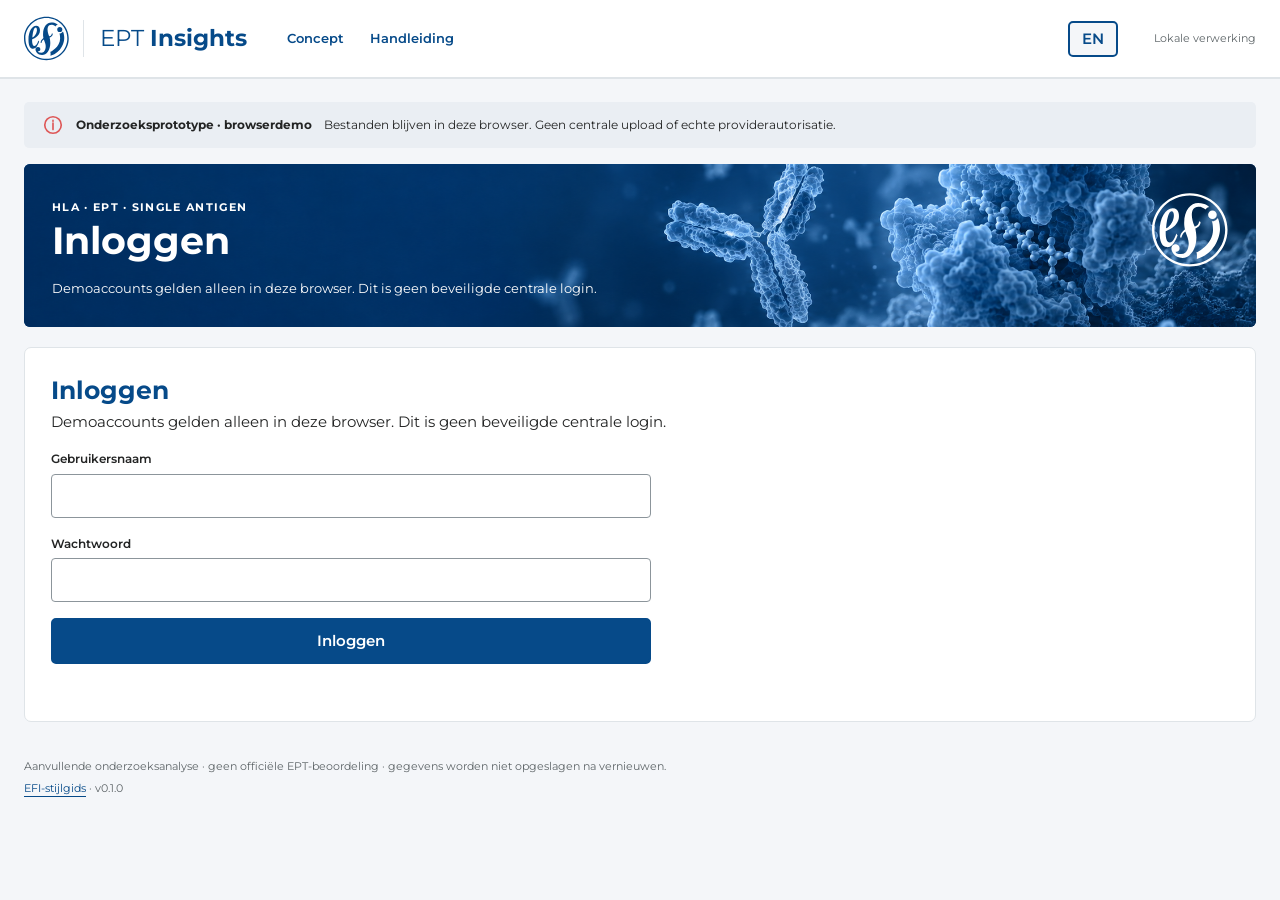
<file: app/index.html>
<!doctype html>
<html lang="nl">
<head>
  <meta charset="utf-8"><meta name="viewport" content="width=device-width,initial-scale=1">
  <meta name="referrer" content="no-referrer">
  <meta http-equiv="Content-Security-Policy" content="default-src 'self'; script-src 'self'; style-src 'self'; img-src 'self' blob: data:; font-src 'self'; connect-src 'self'; object-src 'none'; base-uri 'none'; form-action 'none'">
  <title>EFI EPT Insights · lokaal prototype</title>
  <link rel="icon" href="../docs/assets/logo-color.svg"><link rel="stylesheet" href="assets/app.css">
  <script type="module" src="app.mjs"></script>
</head>
<body>
<a class="skip" href="#main" data-t="skip">Ga naar inhoud</a>
<header class="topbar"><a class="brand" href="#main"><img src="../docs/assets/logo-color.svg" alt="EFI"><span>EPT <b>Insights</b></span></a><nav aria-label="Main"><a id="primary-nav" href="#report" data-t="report">Rapport</a><a id="secondary-nav" href="#import" data-t="import">Import</a><a id="concept-link" href="../docs/concept_NL.html" data-t="concept">Concept</a><a id="manual-link" href="../docs/manual_NL.html" target="_blank" rel="noopener" data-t="manual">Handleiding</a></nav><div class="top-actions"><label class="dashboard-choice"><span>Dashboard</span><select id="dashboard"><option value="lab" data-t="labDashboard">Deelnemend lab</option><option value="provider" data-t="providerDashboard">EPT-provider</option><option value="admin">Admin</option></select></label><button id="language" class="small" aria-label="Switch to English">EN</button><a id="profile-link" href="#account-panel" data-a="profile" hidden>Mijn profiel</a><button id="logout" data-a="logout" hidden>Uitloggen</button><span id="account-name"></span><span class="workspace" data-t="local">Lokale werkruimte</span></div></header>
<main id="main">
<div class="notice"><svg aria-hidden="true"><use href="assets/icons.svg#info"/></svg><div><strong data-t="prototype">Lokaal onderzoeksprototype</strong><span data-t="localNotice">Bestanden blijven in deze browser. Geen centrale upload of echte providerautorisatie.</span></div></div>
<section class="hero" aria-labelledby="page-title"><div><span class="eyebrow">HLA · EPT · SINGLE ANTIGEN</span><h1 id="page-title" data-t="title">Je resultaten, in context</h1><p id="hero-context"></p></div><img src="../docs/assets/logo-white.svg" class="hero-logo" alt="EFI"></section>
<section class="panel" id="class-panel" hidden><div class="buttons" id="class-buttons" role="group" aria-label="HLA class"><strong data-t="class">Klasse</strong><button type="button" data-class="I">I</button><button type="button" data-class="II">II</button></div><p class="meta" data-t="classNote"></p></section>
<section class="panel" id="login-panel"><h2 data-a="login">Inloggen</h2><p data-a="local"></p><form id="login-form"><label><span data-a="username"></span><input id="login-user" autocomplete="username" required maxlength="120"></label><label><span data-a="password"></span><input id="login-password" type="password" autocomplete="current-password" required></label><button class="primary" data-a="login" disabled>Inloggen</button><p id="login-status" role="status"></p></form></section>
<section class="panel" id="admin-dashboard" hidden><h2 data-a="admin"></h2><div id="admin-users"></div></section>
<div id="lab-dashboard"><section class="panel" id="membership-panel" hidden><h2 data-a="memberships"></h2><p data-a="choose"></p><div id="membership-list"></div><form id="membership-form"><label><span data-a="provider"></span><select><option>provider_1</option></select></label><label><span data-a="scheme"></span><input id="membership-scheme" value="SAB-2026-DEMO" required maxlength="120"></label><fieldset><legend data-a="vendor"></legend><label class="check"><input type="checkbox" name="membership-vendor" value="werfen">Werfen / Immucor</label><label class="check"><input type="checkbox" name="membership-vendor" value="oneLambda">Thermo Fisher / One Lambda</label></fieldset><button data-a="add"></button><p id="membership-status" role="status"></p></form></section><div class="summary-grid" id="summary"></div>

<section class="panel" id="report" aria-labelledby="report-heading">
<div class="section-head"><div><span class="eyebrow" data-t="laboratory">LABORATORIUMRAPPORT</span><h2 id="report-heading" data-t="distribution">Specificiteitsverdelingen</h2></div><span id="release-badge" class="badge"></span></div>
<div class="filter-grid"><span class="filter-label" id="tech-label" data-t="techniqueLabel">Techniek</span><div id="technique-buttons" class="buttons" role="group" aria-labelledby="tech-label"></div><span class="filter-label" id="locus-label">Locus</span><div id="locus-buttons" class="buttons loci" role="group" aria-labelledby="locus-label"></div></div>
<div class="report-selection"><label><span data-t="sourceSample">Bronmeting</span><select id="source-sample"></select></label><label><span data-t="quantity">Meetsectie</span><select id="quantity"><option>Median</option><option>Net MFI</option></select></label><span id="lot-info" class="meta"></span></div>
<div class="chart-toolbar"><div id="view-buttons" class="segmented" role="group" aria-label="Merge / Separate"></div><div class="segmented" id="scale-buttons" role="group" aria-label="MFI scale"></div><label class="check"><input type="checkbox" id="peer-points" checked><span data-t="peerPoints">Individuele peerwaarden</span></label></div>
<p id="chart-description" class="meta"></p><div id="chart" class="chart-wrap" role="region" aria-label="MFI chart"></div><div id="legend" class="legend"></div>
<div id="report-status" class="status-box" role="status"></div>
<div class="table-head"><h3 data-t="measurements">Meetwaarden en consensus</h3><span class="meta" id="row-count"></span></div>
<div class="table-wrap"><table><caption class="sr" data-t="tableCaption">Meetwaarden voor de geselecteerde loci</caption><thead id="measurement-head"></thead><tbody id="measurement-body"></tbody></table></div>
<details class="quality"><summary data-t="quality">Kwaliteit, controlebeads en herkomst</summary><div id="quality-content"></div></details>
<div class="exports"><button id="export-csv"><svg aria-hidden="true"><use href="assets/icons.svg#download"/></svg>CSV</button><button id="export-json">JSON + metadata</button><button id="export-svg">SVG</button><button id="clear-session" class="quiet" data-t="clear">Wis sessie</button></div>
</section>

<section class="panel" id="import" aria-labelledby="import-title"><div class="section-head"><div><span class="eyebrow">WERFEN / IMMUCOR</span><h2 id="import-title" data-t="importTitle">Importeer een xPONENT-run</h2></div><span class="badge">xPONENT + EDS</span></div><p data-t="importIntro">Kies het CSV-bestand en het bijbehorende EDS-lotbestand. Bekijk de validatie en bevestig daarna de samplekoppeling. De originele waarden blijven behouden.</p>
<div class="import-grid"><div><div id="drop-zone" class="drop-zone" tabindex="0" role="button"><svg aria-hidden="true"><use href="assets/icons.svg#upload"/></svg><strong data-t="drop">Sleep CSV en EDS hierheen</strong><span data-t="orChoose">of kies bestanden · maximaal 20 MB per CSV en 5 MB per EDS</span><input id="files" type="file" accept=".csv,.eds" multiple aria-label="xPONENT CSV and EDS"></div><div class="demo-buttons"><span data-t="publicExamples">Publieke mockvoorbeelden:</span><button id="demo-i">Class I</button><button id="demo-ii">Class II</button></div><p class="meta"><a href="https://github.com/lcreteig/hlapro" target="_blank" rel="noopener noreferrer">hlapro · MIT · xPONENT mock CSV + EDS</a><span data-t="sourcesNote"> · Geen gegevens van deelnemende labs.</span></p></div>
<form id="mapping-form"><fieldset><legend data-t="mapping">Bevestig de EPT-context</legend><div class="context-fields"><label>Provider<input name="provider" id="ctx-provider" value="provider_1" maxlength="120" required></label><label><span data-t="scheme">Schema / editie</span><input name="schemeEdition" id="ctx-schemeEdition" value="SAB-2026-DEMO" maxlength="120" required></label><label><span data-t="round">Ronde</span><input name="round" id="ctx-round" value="ROUND-02" maxlength="120" required></label><label>EPT sample<input name="sample" id="ctx-sample" value="DEMO-01" maxlength="120" required></label></div><label><span data-t="techConfirm">Techniek volgens het uitgevoerde protocol</span><select id="import-technique"><option value="SAB_IGG">IgG SAB</option><option value="SAB_C1Q">C1q</option><option value="SAB_C3D">C3d</option></select></label><p class="meta" data-t="noInference">De techniek wordt niet afgeleid uit de beadset. C1q/C3d-import is nog niet met echte bestanden gevalideerd.</p><label><span data-t="mapSource">Te koppelen bronmeting</span><select id="preview-sample" required></select></label><label class="check"><input id="confirm-mapping" type="checkbox" required><span data-t="confirm">Ik bevestig techniek, lot en de koppeling van deze bronmeting aan dit EPT-sample.</span></label><button class="primary" id="accept-import" type="submit" disabled data-t="accept">Import bevestigen</button></fieldset></form></div>
<div id="import-status" role="status" aria-live="polite"></div><div id="import-preview"></div></section>

</div><div id="provider-dashboard" hidden><section class="panel" id="provider-overview"><span class="eyebrow" data-t="providerDashboard">EPT-provider</span><h2 data-t="providerOverview">Rondzending en vrijgave</h2><p data-t="providerScope">Je beheert de consensus binnen je eigen provider, schema, ronde, sample en techniek. Het labrapport staat in het aparte labdashboard.</p><dl id="provider-context"></dl><p id="provider-release" class="status-box"></p></section><section id="provider-consensus" class="panel provider-demo" aria-labelledby="provider-title"><div class="section-head"><div><span class="eyebrow" data-t="simulation">UITSLUITEND LOKALE SIMULATIE</span><h2 id="provider-title" data-t="providerTitle">Consensus en vrijgave testen</h2></div><svg class="section-icon" aria-hidden="true"><use href="assets/icons.svg#lock"/></svg></div><p data-t="providerIntro">Dit simuleert de latere providerroute en verleent geen echte rechten. Download het voorbeeld voor de huidige context en laad het JSON-bestand terug. Peerwaarden worden uitsluitend synthetisch aangemaakt, nooit uit andere wells als labs afgeleid.</p><div class="demo-buttons"><button id="consensus-template" data-t="template">Download consensusvoorbeeld</button><label class="file-button"><span data-t="loadConsensus">Laad consensus-JSON</span><input id="consensus-file" type="file" accept=".json,application/json"></label><button id="revoke" data-t="revoke">Trek demovrijgave in</button></div><div id="consensus-status" role="status" aria-live="polite"></div></section>
</div><section class="panel" id="account-panel" hidden><details><summary data-a="profile"></summary><form id="profile-form"><label><span data-a="email"></span><input id="profile-email" type="email" autocomplete="email" maxlength="254"></label><label><span data-a="current"></span><input id="profile-current" type="password" autocomplete="current-password"></label><label><span data-a="next"></span><input id="profile-new" type="password" autocomplete="new-password"></label><label><span data-a="repeat"></span><input id="profile-repeat" type="password" autocomplete="new-password"></label><button data-a="save"></button><p id="profile-status" role="status"></p></form></details></section><footer><p data-t="footer">Aanvullende onderzoeksanalyse · geen officiële EPT-beoordeling · gegevens worden niet opgeslagen na vernieuwen.</p><a href="../docs/style_NL.html" id="style-link" data-t="style">EFI-stijlgids</a><span> · v0.1.0</span></footer>
</main>
</body></html>
</file>
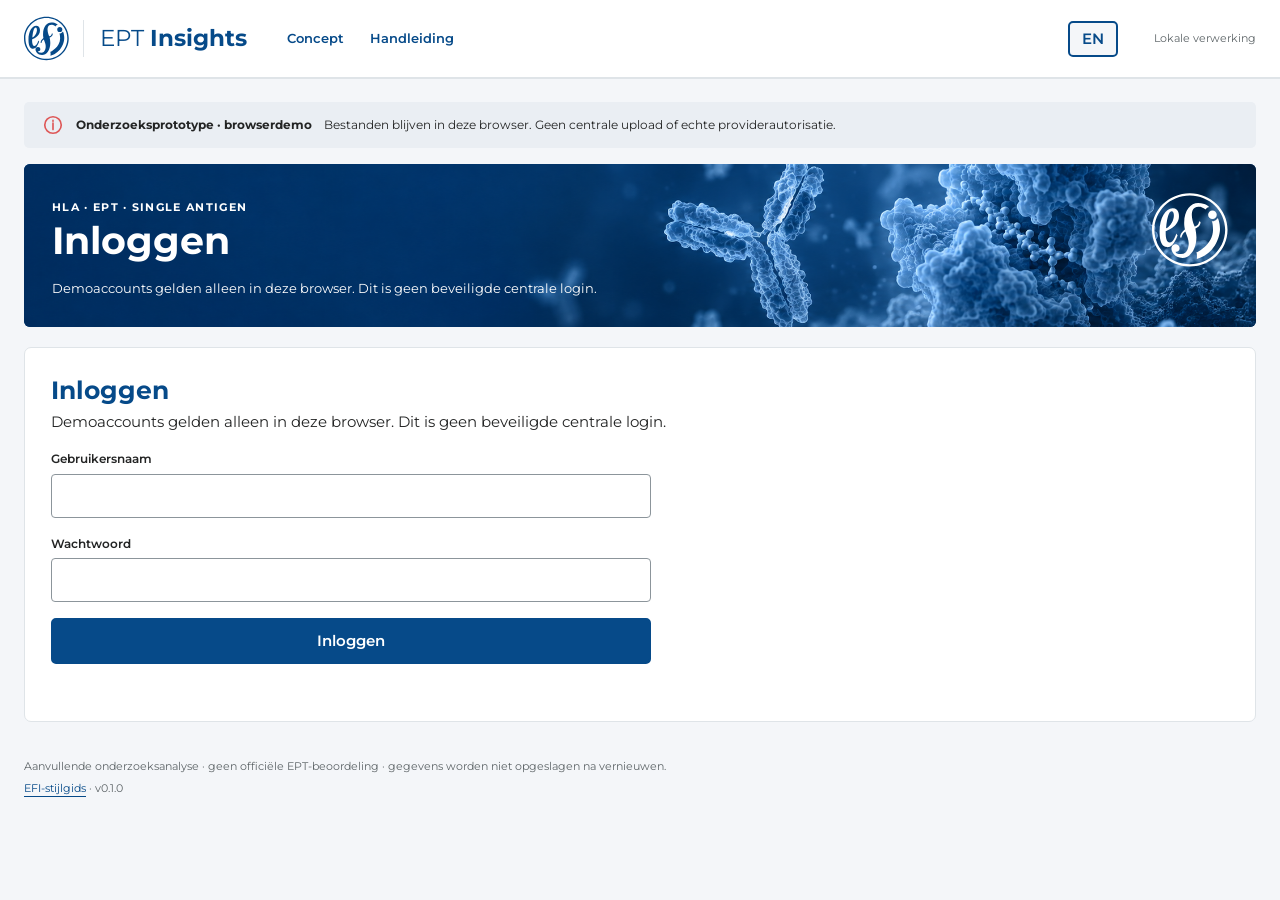
<file: docs/index.html>
<!doctype html><html lang="nl"><head><meta charset="utf-8"><meta name="viewport" content="width=device-width,initial-scale=1"><meta http-equiv="refresh" content="0;url=app/"><title>EFI EPT Insights</title></head><body><p><a href="app/">Open EFI EPT Insights</a></p><p><a href="index_NL.html">Documentatie · Nederlands</a> · <a href="index_EN.html">Documentation · English</a></p></body></html>
</file>
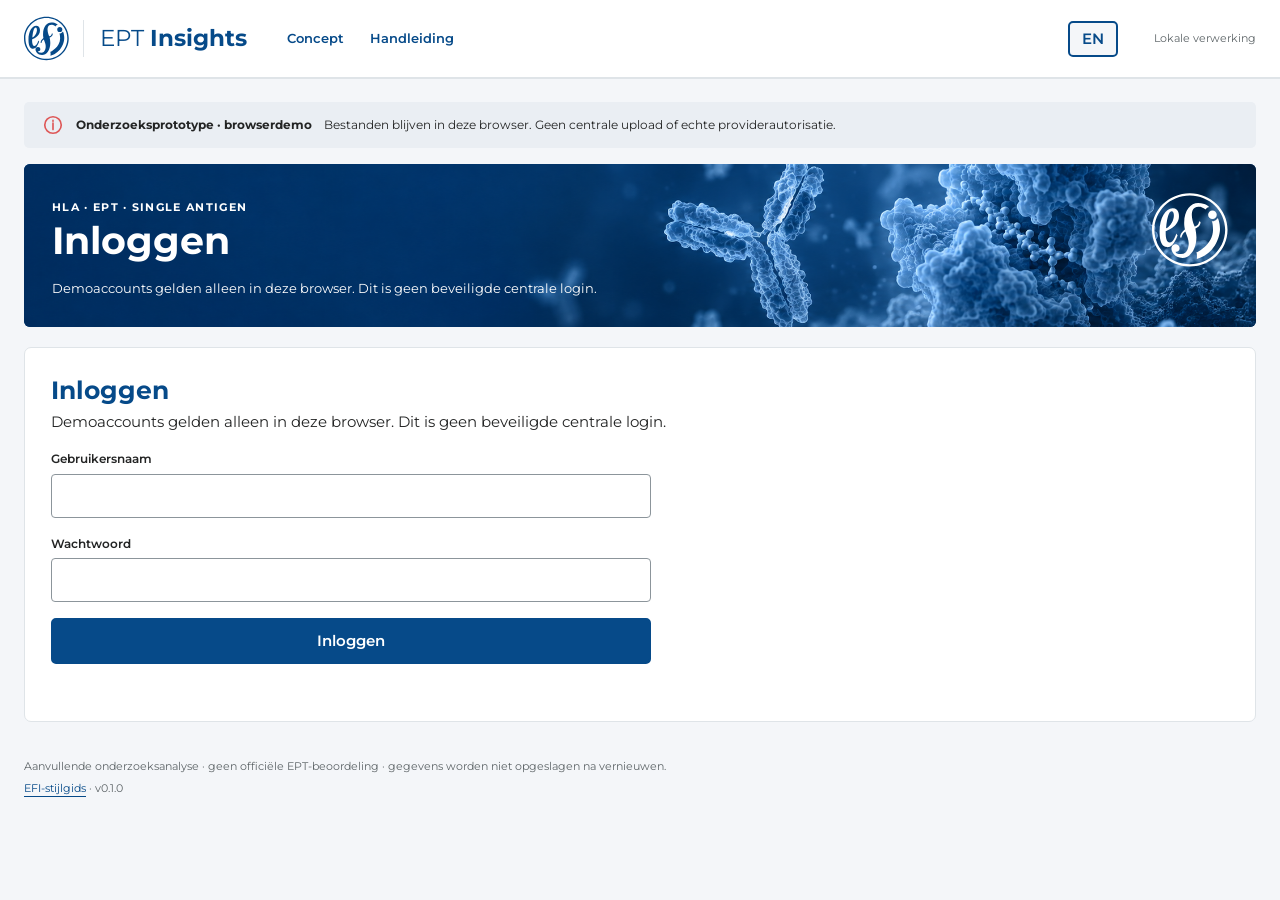
<file: docs/app/index.html>
<!doctype html>
<html lang="nl">
<head>
  <meta charset="utf-8"><meta name="viewport" content="width=device-width,initial-scale=1">
  <meta name="referrer" content="no-referrer">
  <meta http-equiv="Content-Security-Policy" content="default-src 'self'; script-src 'self'; style-src 'self'; img-src 'self' blob: data:; font-src 'self'; connect-src 'self'; object-src 'none'; base-uri 'none'; form-action 'none'">
  <title>EFI EPT Insights · lokaal prototype</title>
  <link rel="icon" href="../assets/logo-color.svg"><link rel="stylesheet" href="assets/app.css">
  <script type="module" src="app.mjs"></script>
</head>
<body>
<a class="skip" href="#main" data-t="skip">Ga naar inhoud</a>
<header class="topbar"><a class="brand" href="#main"><img src="../assets/logo-color.svg" alt="EFI"><span>EPT <b>Insights</b></span></a><nav aria-label="Main"><a id="primary-nav" href="#report" data-t="report">Rapport</a><a id="secondary-nav" href="#import" data-t="import">Import</a><a id="concept-link" href="../concept_NL.html" data-t="concept">Concept</a><a id="manual-link" href="../manual_NL.html" target="_blank" rel="noopener" data-t="manual">Handleiding</a></nav><div class="top-actions"><label class="dashboard-choice"><span>Dashboard</span><select id="dashboard"><option value="lab" data-t="labDashboard">Deelnemend lab</option><option value="provider" data-t="providerDashboard">EPT-provider</option><option value="admin">Admin</option></select></label><button id="language" class="small" aria-label="Switch to English">EN</button><a id="profile-link" href="#account-panel" data-a="profile" hidden>Mijn profiel</a><button id="logout" data-a="logout" hidden>Uitloggen</button><span id="account-name"></span><span class="workspace" data-t="local">Lokale werkruimte</span></div></header>
<main id="main">
<div class="notice"><svg aria-hidden="true"><use href="assets/icons.svg#info"/></svg><div><strong data-t="prototype">Lokaal onderzoeksprototype</strong><span data-t="localNotice">Bestanden blijven in deze browser. Geen centrale upload of echte providerautorisatie.</span></div></div>
<section class="hero" aria-labelledby="page-title"><div><span class="eyebrow">HLA · EPT · SINGLE ANTIGEN</span><h1 id="page-title" data-t="title">Je resultaten, in context</h1><p id="hero-context"></p></div><img src="../assets/logo-white.svg" class="hero-logo" alt="EFI"></section>
<section class="panel" id="class-panel" hidden><div class="buttons" id="class-buttons" role="group" aria-label="HLA class"><strong data-t="class">Klasse</strong><button type="button" data-class="I">I</button><button type="button" data-class="II">II</button></div><p class="meta" data-t="classNote"></p></section>
<section class="panel" id="login-panel"><h2 data-a="login">Inloggen</h2><p data-a="local"></p><form id="login-form"><label><span data-a="username"></span><input id="login-user" autocomplete="username" required maxlength="120"></label><label><span data-a="password"></span><input id="login-password" type="password" autocomplete="current-password" required></label><button class="primary" data-a="login" disabled>Inloggen</button><p id="login-status" role="status"></p></form></section>
<section class="panel" id="admin-dashboard" hidden><h2 data-a="admin"></h2><div id="admin-users"></div></section>
<div id="lab-dashboard"><section class="panel" id="membership-panel" hidden><h2 data-a="memberships"></h2><p data-a="choose"></p><div id="membership-list"></div><form id="membership-form"><label><span data-a="provider"></span><select><option>provider_1</option></select></label><label><span data-a="scheme"></span><input id="membership-scheme" value="SAB-2026-DEMO" required maxlength="120"></label><fieldset><legend data-a="vendor"></legend><label class="check"><input type="checkbox" name="membership-vendor" value="werfen">Werfen / Immucor</label><label class="check"><input type="checkbox" name="membership-vendor" value="oneLambda">Thermo Fisher / One Lambda</label></fieldset><button data-a="add"></button><p id="membership-status" role="status"></p></form></section><div class="summary-grid" id="summary"></div>

<section class="panel" id="report" aria-labelledby="report-heading">
<div class="section-head"><div><span class="eyebrow" data-t="laboratory">LABORATORIUMRAPPORT</span><h2 id="report-heading" data-t="distribution">Specificiteitsverdelingen</h2></div><span id="release-badge" class="badge"></span></div>
<div class="filter-grid"><span class="filter-label" id="tech-label" data-t="techniqueLabel">Techniek</span><div id="technique-buttons" class="buttons" role="group" aria-labelledby="tech-label"></div><span class="filter-label" id="locus-label">Locus</span><div id="locus-buttons" class="buttons loci" role="group" aria-labelledby="locus-label"></div></div>
<div class="report-selection"><label><span data-t="sourceSample">Bronmeting</span><select id="source-sample"></select></label><label><span data-t="quantity">Meetsectie</span><select id="quantity"><option>Median</option><option>Net MFI</option></select></label><span id="lot-info" class="meta"></span></div>
<div class="chart-toolbar"><div id="view-buttons" class="segmented" role="group" aria-label="Merge / Separate"></div><div class="segmented" id="scale-buttons" role="group" aria-label="MFI scale"></div><label class="check"><input type="checkbox" id="peer-points" checked><span data-t="peerPoints">Individuele peerwaarden</span></label></div>
<p id="chart-description" class="meta"></p><div id="chart" class="chart-wrap" role="region" aria-label="MFI chart"></div><div id="legend" class="legend"></div>
<div id="report-status" class="status-box" role="status"></div>
<div class="table-head"><h3 data-t="measurements">Meetwaarden en consensus</h3><span class="meta" id="row-count"></span></div>
<div class="table-wrap"><table><caption class="sr" data-t="tableCaption">Meetwaarden voor de geselecteerde loci</caption><thead id="measurement-head"></thead><tbody id="measurement-body"></tbody></table></div>
<details class="quality"><summary data-t="quality">Kwaliteit, controlebeads en herkomst</summary><div id="quality-content"></div></details>
<div class="exports"><button id="export-csv"><svg aria-hidden="true"><use href="assets/icons.svg#download"/></svg>CSV</button><button id="export-json">JSON + metadata</button><button id="export-svg">SVG</button><button id="clear-session" class="quiet" data-t="clear">Wis sessie</button></div>
</section>

<section class="panel" id="import" aria-labelledby="import-title"><div class="section-head"><div><span class="eyebrow">WERFEN / IMMUCOR</span><h2 id="import-title" data-t="importTitle">Importeer een xPONENT-run</h2></div><span class="badge">xPONENT + EDS</span></div><p data-t="importIntro">Kies het CSV-bestand en het bijbehorende EDS-lotbestand. Bekijk de validatie en bevestig daarna de samplekoppeling. De originele waarden blijven behouden.</p>
<div class="import-grid"><div><div id="drop-zone" class="drop-zone" tabindex="0" role="button"><svg aria-hidden="true"><use href="assets/icons.svg#upload"/></svg><strong data-t="drop">Sleep CSV en EDS hierheen</strong><span data-t="orChoose">of kies bestanden · maximaal 20 MB per CSV en 5 MB per EDS</span><input id="files" type="file" accept=".csv,.eds" multiple aria-label="xPONENT CSV and EDS"></div><div class="demo-buttons"><span data-t="publicExamples">Publieke mockvoorbeelden:</span><button id="demo-i">Class I</button><button id="demo-ii">Class II</button></div><p class="meta"><a href="https://github.com/lcreteig/hlapro" target="_blank" rel="noopener noreferrer">hlapro · MIT · xPONENT mock CSV + EDS</a><span data-t="sourcesNote"> · Geen gegevens van deelnemende labs.</span></p></div>
<form id="mapping-form"><fieldset><legend data-t="mapping">Bevestig de EPT-context</legend><div class="context-fields"><label>Provider<input name="provider" id="ctx-provider" value="provider_1" maxlength="120" required></label><label><span data-t="scheme">Schema / editie</span><input name="schemeEdition" id="ctx-schemeEdition" value="SAB-2026-DEMO" maxlength="120" required></label><label><span data-t="round">Ronde</span><input name="round" id="ctx-round" value="ROUND-02" maxlength="120" required></label><label>EPT sample<input name="sample" id="ctx-sample" value="DEMO-01" maxlength="120" required></label></div><label><span data-t="techConfirm">Techniek volgens het uitgevoerde protocol</span><select id="import-technique"><option value="SAB_IGG">IgG SAB</option><option value="SAB_C1Q">C1q</option><option value="SAB_C3D">C3d</option></select></label><p class="meta" data-t="noInference">De techniek wordt niet afgeleid uit de beadset. C1q/C3d-import is nog niet met echte bestanden gevalideerd.</p><label><span data-t="mapSource">Te koppelen bronmeting</span><select id="preview-sample" required></select></label><label class="check"><input id="confirm-mapping" type="checkbox" required><span data-t="confirm">Ik bevestig techniek, lot en de koppeling van deze bronmeting aan dit EPT-sample.</span></label><button class="primary" id="accept-import" type="submit" disabled data-t="accept">Import bevestigen</button></fieldset></form></div>
<div id="import-status" role="status" aria-live="polite"></div><div id="import-preview"></div></section>

</div><div id="provider-dashboard" hidden><section class="panel" id="provider-overview"><span class="eyebrow" data-t="providerDashboard">EPT-provider</span><h2 data-t="providerOverview">Rondzending en vrijgave</h2><p data-t="providerScope">Je beheert de consensus binnen je eigen provider, schema, ronde, sample en techniek. Het labrapport staat in het aparte labdashboard.</p><dl id="provider-context"></dl><p id="provider-release" class="status-box"></p></section><section id="provider-consensus" class="panel provider-demo" aria-labelledby="provider-title"><div class="section-head"><div><span class="eyebrow" data-t="simulation">UITSLUITEND LOKALE SIMULATIE</span><h2 id="provider-title" data-t="providerTitle">Consensus en vrijgave testen</h2></div><svg class="section-icon" aria-hidden="true"><use href="assets/icons.svg#lock"/></svg></div><p data-t="providerIntro">Dit simuleert de latere providerroute en verleent geen echte rechten. Download het voorbeeld voor de huidige context en laad het JSON-bestand terug. Peerwaarden worden uitsluitend synthetisch aangemaakt, nooit uit andere wells als labs afgeleid.</p><div class="demo-buttons"><button id="consensus-template" data-t="template">Download consensusvoorbeeld</button><label class="file-button"><span data-t="loadConsensus">Laad consensus-JSON</span><input id="consensus-file" type="file" accept=".json,application/json"></label><button id="revoke" data-t="revoke">Trek demovrijgave in</button></div><div id="consensus-status" role="status" aria-live="polite"></div></section>
</div><section class="panel" id="account-panel" hidden><details><summary data-a="profile"></summary><form id="profile-form"><label><span data-a="email"></span><input id="profile-email" type="email" autocomplete="email" maxlength="254"></label><label><span data-a="current"></span><input id="profile-current" type="password" autocomplete="current-password"></label><label><span data-a="next"></span><input id="profile-new" type="password" autocomplete="new-password"></label><label><span data-a="repeat"></span><input id="profile-repeat" type="password" autocomplete="new-password"></label><button data-a="save"></button><p id="profile-status" role="status"></p></form></details></section><footer><p data-t="footer">Aanvullende onderzoeksanalyse · geen officiële EPT-beoordeling · gegevens worden niet opgeslagen na vernieuwen.</p><a href="../style_NL.html" id="style-link" data-t="style">EFI-stijlgids</a><span> · v0.1.0</span></footer>
</main>
</body></html>
</file>
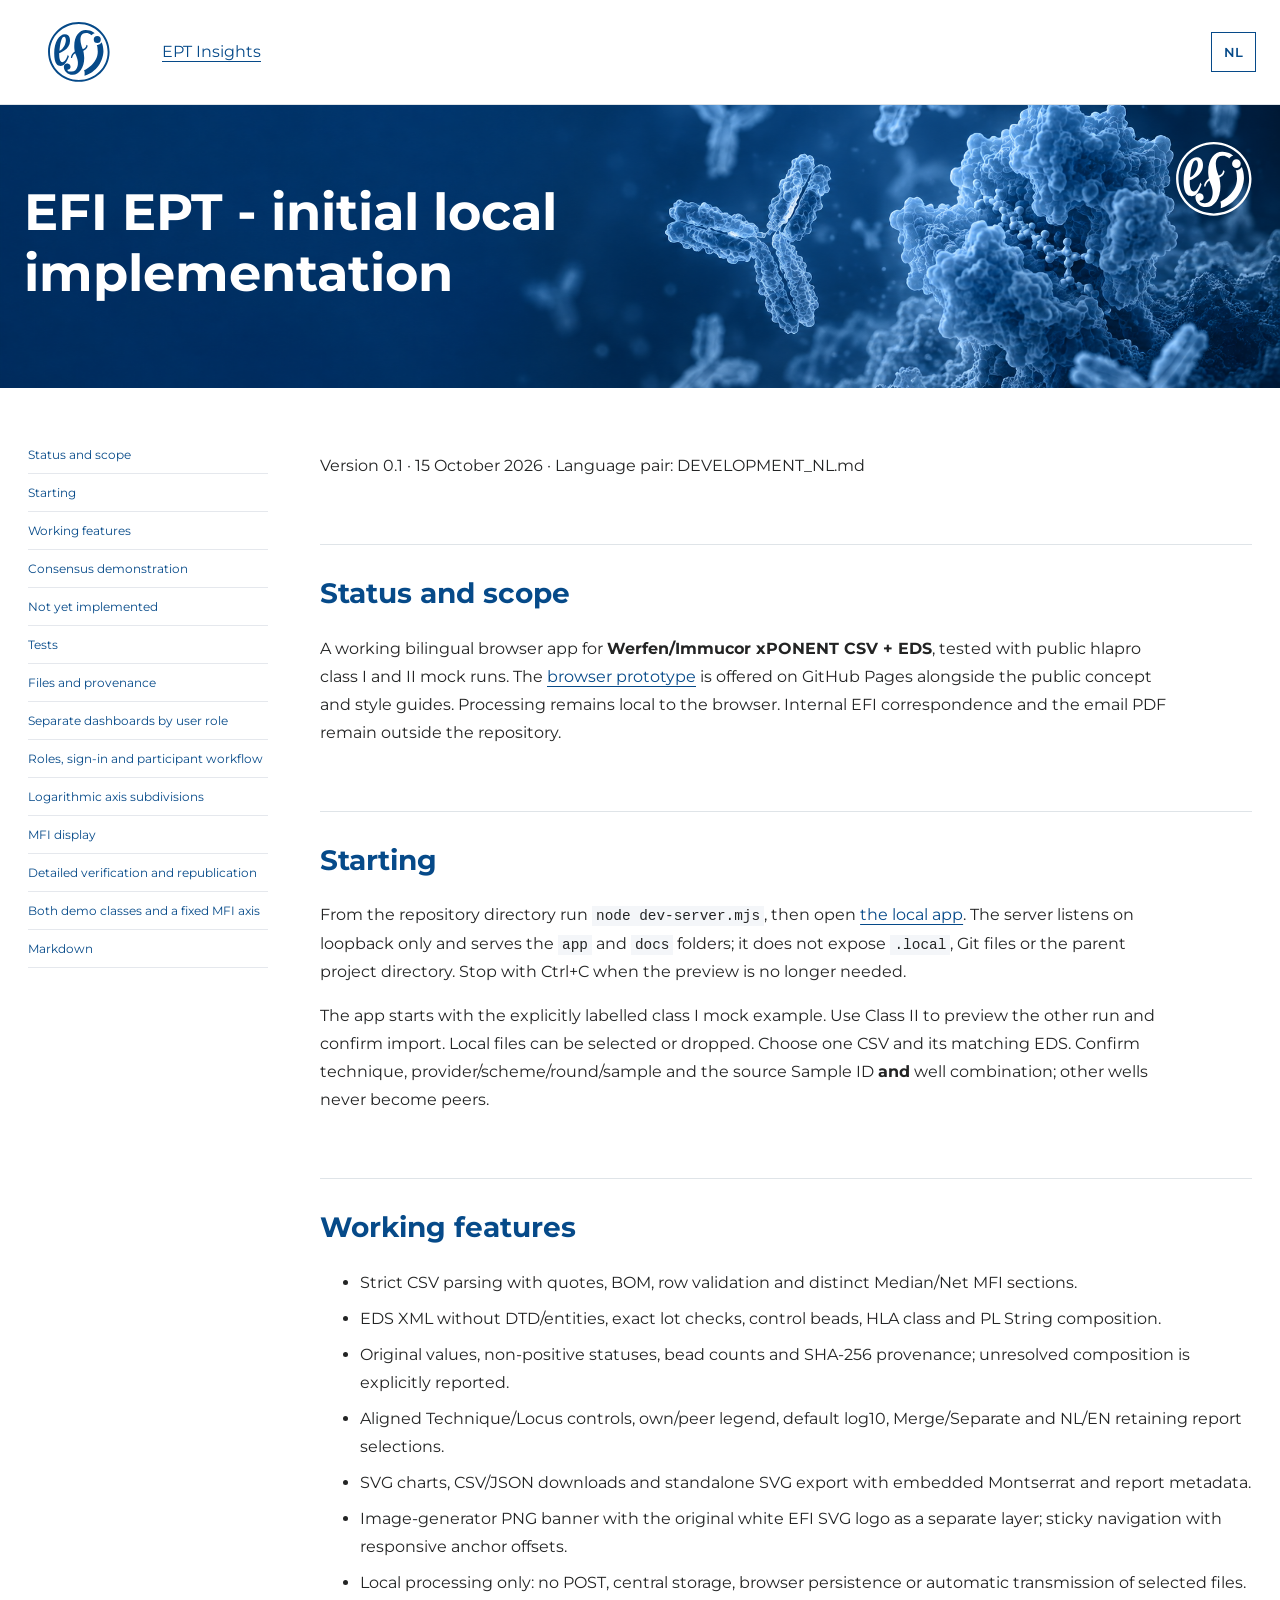
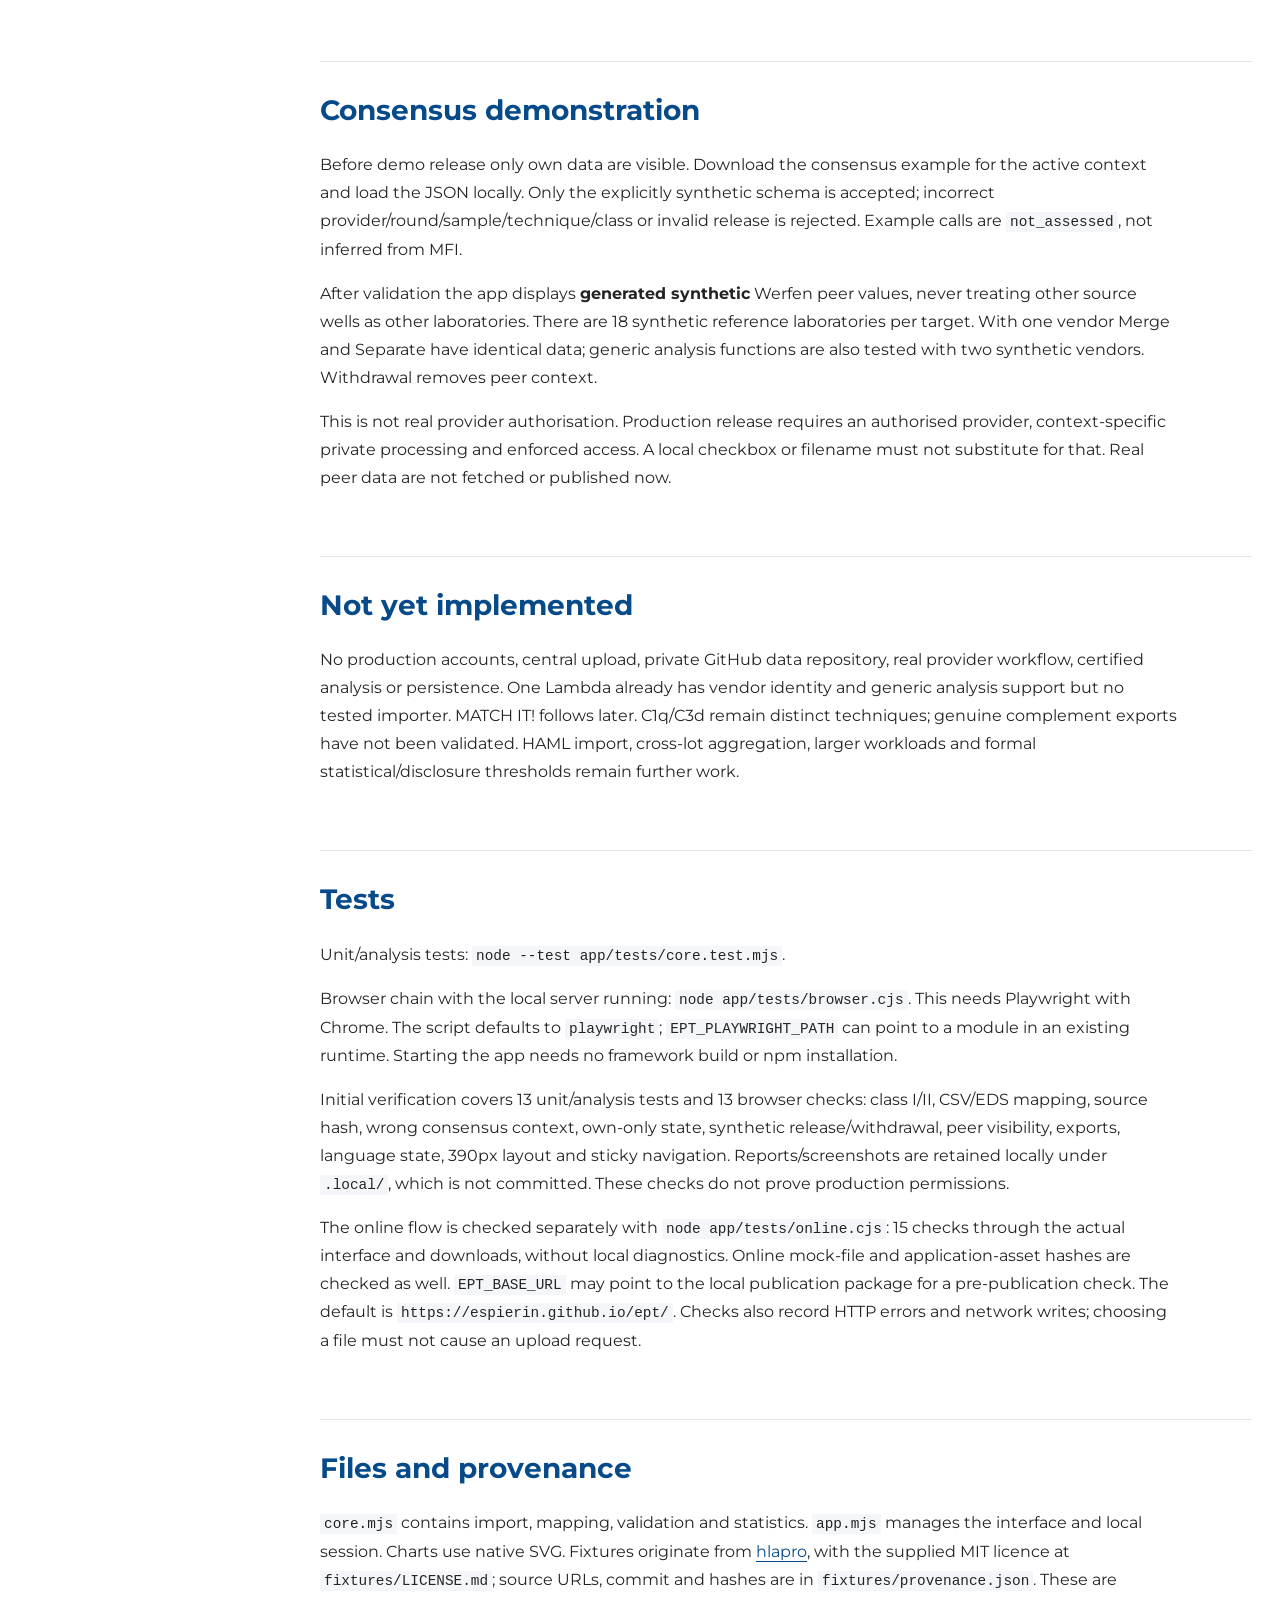
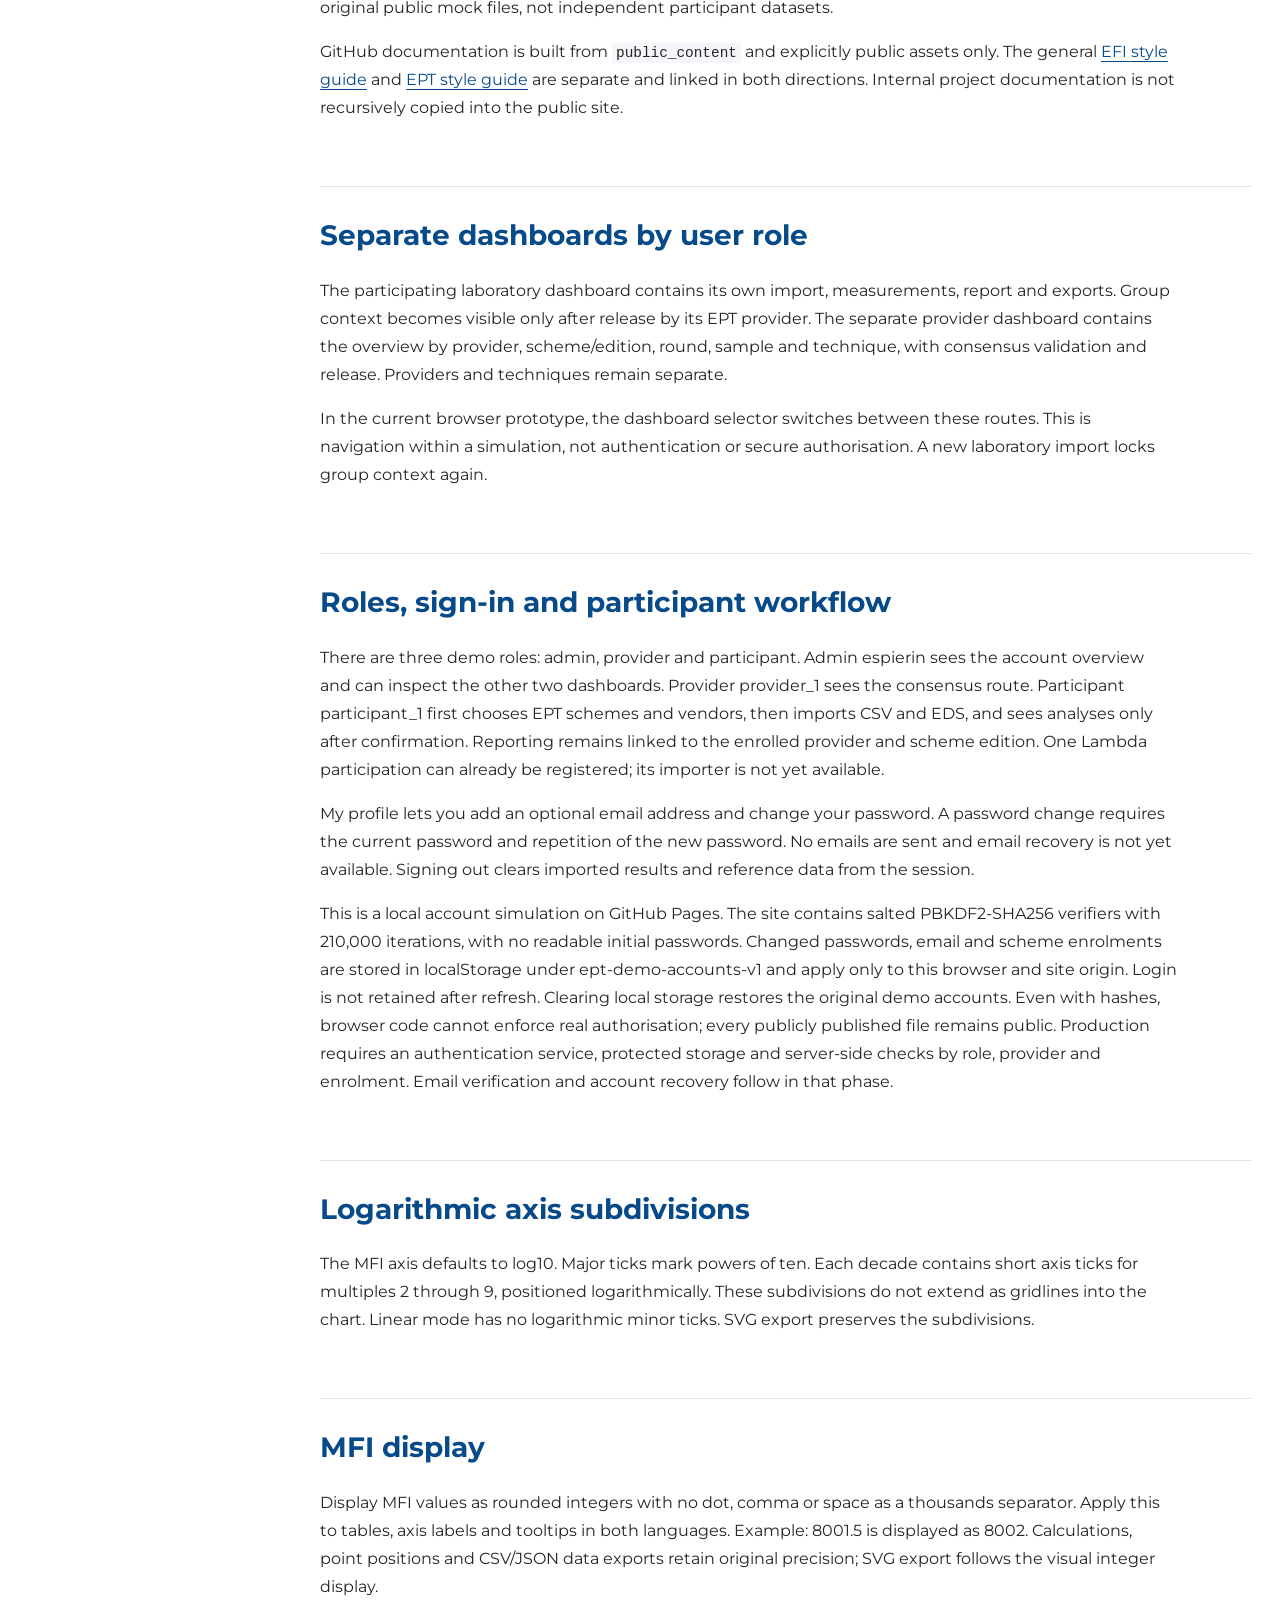
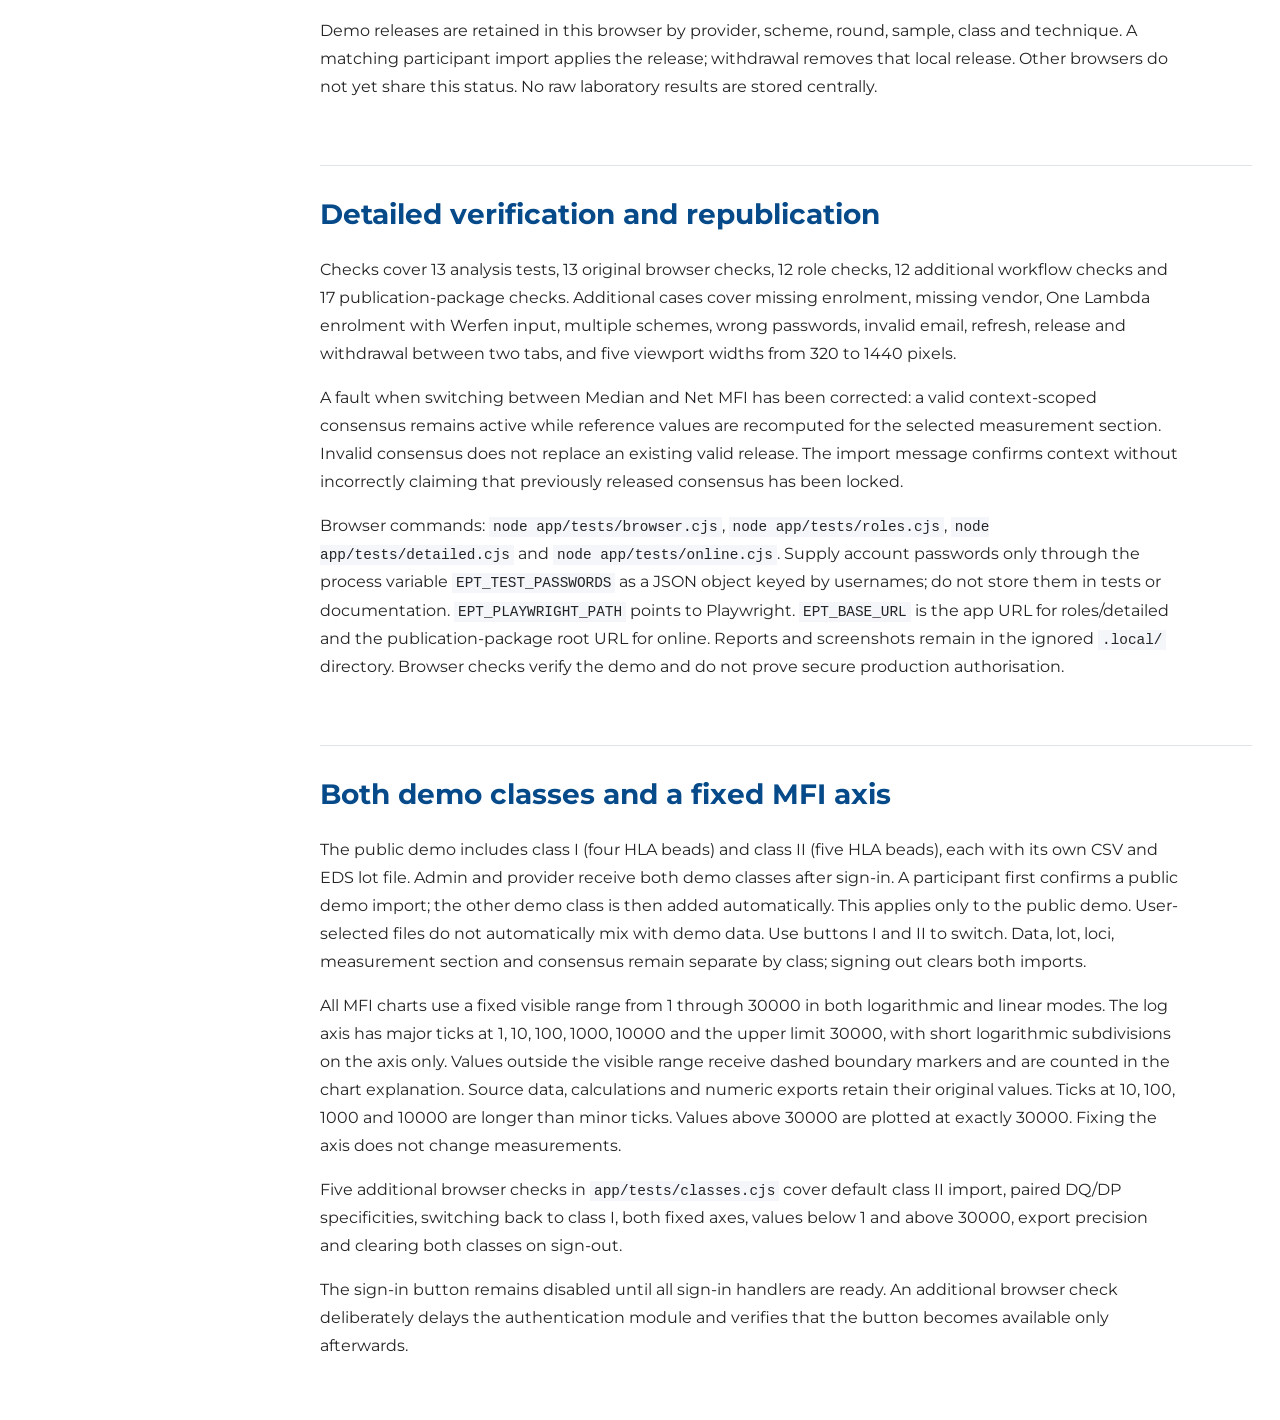
<file: app/DEVELOPMENT_EN.html>
<!doctype html><html lang="en"><head><meta charset="utf-8"><meta name="viewport" content="width=device-width,initial-scale=1"><title>EFI EPT - initial local implementation</title><link rel="stylesheet" href="../docs/assets/efi.css"><link rel="stylesheet" href="../docs/assets/specimen.css"><script src="../docs/assets/style-demo.js" defer></script></head><body><header class="top"><img src="../docs/assets/logo-color.svg" alt="EFI"><a href="index.html">EPT Insights</a><div class="header-actions"><a href="DEVELOPMENT_NL.html" class="language-switch">NL</a></div></header><div class="hero"><h1>EFI EPT - initial local implementation</h1><img class="hero-logo" src="../docs/assets/logo-white.svg" alt="EFI"></div><div class="layout"><aside><a href="#status-and-scope">Status and scope</a><a href="#starting">Starting</a><a href="#working-features">Working features</a><a href="#consensus-demonstration">Consensus demonstration</a><a href="#not-yet-implemented">Not yet implemented</a><a href="#tests">Tests</a><a href="#files-and-provenance">Files and provenance</a><a href="#separate-dashboards-by-user-role">Separate dashboards by user role</a><a href="#roles-sign-in-and-participant-workflow">Roles, sign-in and participant workflow</a><a href="#logarithmic-axis-subdivisions">Logarithmic axis subdivisions</a><a href="#mfi-display">MFI display</a><a href="#detailed-verification-and-republication">Detailed verification and republication</a><a href="#both-demo-classes-and-a-fixed-mfi-axis">Both demo classes and a fixed MFI axis</a><a href="DEVELOPMENT_EN.md">Markdown</a></aside><main><p>Version 0.1 · 15 October 2026 · Language pair: DEVELOPMENT_NL.md</p>
<h2 id="status-and-scope">Status and scope</h2>
<p>A working bilingual browser app for <strong>Werfen/Immucor xPONENT CSV + EDS</strong>, tested with public hlapro class I and II mock runs. The <a href="https://espierin.github.io/ept/">browser prototype</a> is offered on GitHub Pages alongside the public concept and style guides. Processing remains local to the browser. Internal EFI correspondence and the email PDF remain outside the repository.</p>
<h2 id="starting">Starting</h2>
<p>From the repository directory run <code>node dev-server.mjs</code>, then open <a href="http://127.0.0.1:4173/app/">the local app</a>. The server listens on loopback only and serves the <code>app</code> and <code>docs</code> folders; it does not expose <code>.local</code>, Git files or the parent project directory. Stop with Ctrl+C when the preview is no longer needed.</p>
<p>The app starts with the explicitly labelled class I mock example. Use Class II to preview the other run and confirm import. Local files can be selected or dropped. Choose one CSV and its matching EDS. Confirm technique, provider/scheme/round/sample and the source Sample ID <strong>and</strong> well combination; other wells never become peers.</p>
<h2 id="working-features">Working features</h2>
<ul>
<li>Strict CSV parsing with quotes, BOM, row validation and distinct Median/Net MFI sections.</li>
<li>EDS XML without DTD/entities, exact lot checks, control beads, HLA class and PL String composition.</li>
<li>Original values, non-positive statuses, bead counts and SHA-256 provenance; unresolved composition is explicitly reported.</li>
<li>Aligned Technique/Locus controls, own/peer legend, default log10, Merge/Separate and NL/EN retaining report selections.</li>
<li>SVG charts, CSV/JSON downloads and standalone SVG export with embedded Montserrat and report metadata.</li>
<li>Image-generator PNG banner with the original white EFI SVG logo as a separate layer; sticky navigation with responsive anchor offsets.</li>
<li>Local processing only: no POST, central storage, browser persistence or automatic transmission of selected files.</li>
</ul>
<h2 id="consensus-demonstration">Consensus demonstration</h2>
<p>Before demo release only own data are visible. Download the consensus example for the active context and load the JSON locally. Only the explicitly synthetic schema is accepted; incorrect provider/round/sample/technique/class or invalid release is rejected. Example calls are <code>not_assessed</code>, not inferred from MFI.</p>
<p>After validation the app displays <strong>generated synthetic</strong> Werfen peer values, never treating other source wells as other laboratories. There are 18 synthetic reference laboratories per target. With one vendor Merge and Separate have identical data; generic analysis functions are also tested with two synthetic vendors. Withdrawal removes peer context.</p>
<p>This is not real provider authorisation. Production release requires an authorised provider, context-specific private processing and enforced access. A local checkbox or filename must not substitute for that. Real peer data are not fetched or published now.</p>
<h2 id="not-yet-implemented">Not yet implemented</h2>
<p>No production accounts, central upload, private GitHub data repository, real provider workflow, certified analysis or persistence. One Lambda already has vendor identity and generic analysis support but no tested importer. MATCH IT! follows later. C1q/C3d remain distinct techniques; genuine complement exports have not been validated. HAML import, cross-lot aggregation, larger workloads and formal statistical/disclosure thresholds remain further work.</p>
<h2 id="tests">Tests</h2>
<p>Unit/analysis tests: <code>node --test app/tests/core.test.mjs</code>.</p>
<p>Browser chain with the local server running: <code>node app/tests/browser.cjs</code>. This needs Playwright with Chrome. The script defaults to <code>playwright</code>; <code>EPT_PLAYWRIGHT_PATH</code> can point to a module in an existing runtime. Starting the app needs no framework build or npm installation.</p>
<p>Initial verification covers 13 unit/analysis tests and 13 browser checks: class I/II, CSV/EDS mapping, source hash, wrong consensus context, own-only state, synthetic release/withdrawal, peer visibility, exports, language state, 390px layout and sticky navigation. Reports/screenshots are retained locally under <code>.local/</code>, which is not committed. These checks do not prove production permissions.</p>
<p>The online flow is checked separately with <code>node app/tests/online.cjs</code>: 15 checks through the actual interface and downloads, without local diagnostics. Online mock-file and application-asset hashes are checked as well. <code>EPT_BASE_URL</code> may point to the local publication package for a pre-publication check. The default is <code>https://espierin.github.io/ept/</code>. Checks also record HTTP errors and network writes; choosing a file must not cause an upload request.</p>
<h2 id="files-and-provenance">Files and provenance</h2>
<p><code>core.mjs</code> contains import, mapping, validation and statistics. <code>app.mjs</code> manages the interface and local session. Charts use native SVG. Fixtures originate from <a href="https://github.com/lcreteig/hlapro">hlapro</a>, with the supplied MIT licence at <code>fixtures/LICENSE.md</code>; source URLs, commit and hashes are in <code>fixtures/provenance.json</code>. These are original public mock files, not independent participant datasets.</p>
<p>GitHub documentation is built from <code>public_content</code> and explicitly public assets only. The general <a href="../docs/efi-style_EN.html">EFI style guide</a> and <a href="../docs/style_EN.html">EPT style guide</a> are separate and linked in both directions. Internal project documentation is not recursively copied into the public site.</p>
<h2 id="separate-dashboards-by-user-role">Separate dashboards by user role</h2>
<p>The participating laboratory dashboard contains its own import, measurements, report and exports. Group context becomes visible only after release by its EPT provider. The separate provider dashboard contains the overview by provider, scheme/edition, round, sample and technique, with consensus validation and release. Providers and techniques remain separate.</p>
<p>In the current browser prototype, the dashboard selector switches between these routes. This is navigation within a simulation, not authentication or secure authorisation. A new laboratory import locks group context again.</p>
<h2 id="roles-sign-in-and-participant-workflow">Roles, sign-in and participant workflow</h2>
<p>There are three demo roles: admin, provider and participant. Admin espierin sees the account overview and can inspect the other two dashboards. Provider provider_1 sees the consensus route. Participant participant_1 first chooses EPT schemes and vendors, then imports CSV and EDS, and sees analyses only after confirmation. Reporting remains linked to the enrolled provider and scheme edition. One Lambda participation can already be registered; its importer is not yet available.</p>
<p>My profile lets you add an optional email address and change your password. A password change requires the current password and repetition of the new password. No emails are sent and email recovery is not yet available. Signing out clears imported results and reference data from the session.</p>
<p>This is a local account simulation on GitHub Pages. The site contains salted PBKDF2-SHA256 verifiers with 210,000 iterations, with no readable initial passwords. Changed passwords, email and scheme enrolments are stored in localStorage under ept-demo-accounts-v1 and apply only to this browser and site origin. Login is not retained after refresh. Clearing local storage restores the original demo accounts. Even with hashes, browser code cannot enforce real authorisation; every publicly published file remains public. Production requires an authentication service, protected storage and server-side checks by role, provider and enrolment. Email verification and account recovery follow in that phase.</p>
<h2 id="logarithmic-axis-subdivisions">Logarithmic axis subdivisions</h2>
<p>The MFI axis defaults to log10. Major ticks mark powers of ten. Each decade contains short axis ticks for multiples 2 through 9, positioned logarithmically. These subdivisions do not extend as gridlines into the chart. Linear mode has no logarithmic minor ticks. SVG export preserves the subdivisions.</p>
<h2 id="mfi-display">MFI display</h2>
<p>Display MFI values as rounded integers with no dot, comma or space as a thousands separator. Apply this to tables, axis labels and tooltips in both languages. Example: 8001.5 is displayed as 8002. Calculations, point positions and CSV/JSON data exports retain original precision; SVG export follows the visual integer display.</p>
<p>Demo releases are retained in this browser by provider, scheme, round, sample, class and technique. A matching participant import applies the release; withdrawal removes that local release. Other browsers do not yet share this status. No raw laboratory results are stored centrally.</p>
<h2 id="detailed-verification-and-republication">Detailed verification and republication</h2>
<p>Checks cover 13 analysis tests, 13 original browser checks, 12 role checks, 12 additional workflow checks and 17 publication-package checks. Additional cases cover missing enrolment, missing vendor, One Lambda enrolment with Werfen input, multiple schemes, wrong passwords, invalid email, refresh, release and withdrawal between two tabs, and five viewport widths from 320 to 1440 pixels.</p>
<p>A fault when switching between Median and Net MFI has been corrected: a valid context-scoped consensus remains active while reference values are recomputed for the selected measurement section. Invalid consensus does not replace an existing valid release. The import message confirms context without incorrectly claiming that previously released consensus has been locked.</p>
<p>Browser commands: <code>node app/tests/browser.cjs</code>, <code>node app/tests/roles.cjs</code>, <code>node app/tests/detailed.cjs</code> and <code>node app/tests/online.cjs</code>. Supply account passwords only through the process variable <code>EPT_TEST_PASSWORDS</code> as a JSON object keyed by usernames; do not store them in tests or documentation. <code>EPT_PLAYWRIGHT_PATH</code> points to Playwright. <code>EPT_BASE_URL</code> is the app URL for roles/detailed and the publication-package root URL for online. Reports and screenshots remain in the ignored <code>.local/</code> directory. Browser checks verify the demo and do not prove secure production authorisation.</p>
<h2 id="both-demo-classes-and-a-fixed-mfi-axis">Both demo classes and a fixed MFI axis</h2>
<p>The public demo includes class I (four HLA beads) and class II (five HLA beads), each with its own CSV and EDS lot file. Admin and provider receive both demo classes after sign-in. A participant first confirms a public demo import; the other demo class is then added automatically. This applies only to the public demo. User-selected files do not automatically mix with demo data. Use buttons I and II to switch. Data, lot, loci, measurement section and consensus remain separate by class; signing out clears both imports.</p>
<p>All MFI charts use a fixed visible range from 1 through 30000 in both logarithmic and linear modes. The log axis has major ticks at 1, 10, 100, 1000, 10000 and the upper limit 30000, with short logarithmic subdivisions on the axis only. Values outside the visible range receive dashed boundary markers and are counted in the chart explanation. Source data, calculations and numeric exports retain their original values. Ticks at 10, 100, 1000 and 10000 are longer than minor ticks. Values above 30000 are plotted at exactly 30000. Fixing the axis does not change measurements.</p>
<p>Five additional browser checks in <code>app/tests/classes.cjs</code> cover default class II import, paired DQ/DP specificities, switching back to class I, both fixed axes, values below 1 and above 30000, export precision and clearing both classes on sign-out.</p>
<p>The sign-in button remains disabled until all sign-in handlers are ready. An additional browser check deliberately delays the authentication module and verifies that the button becomes available only afterwards.</p></main></div></body></html>
</file>
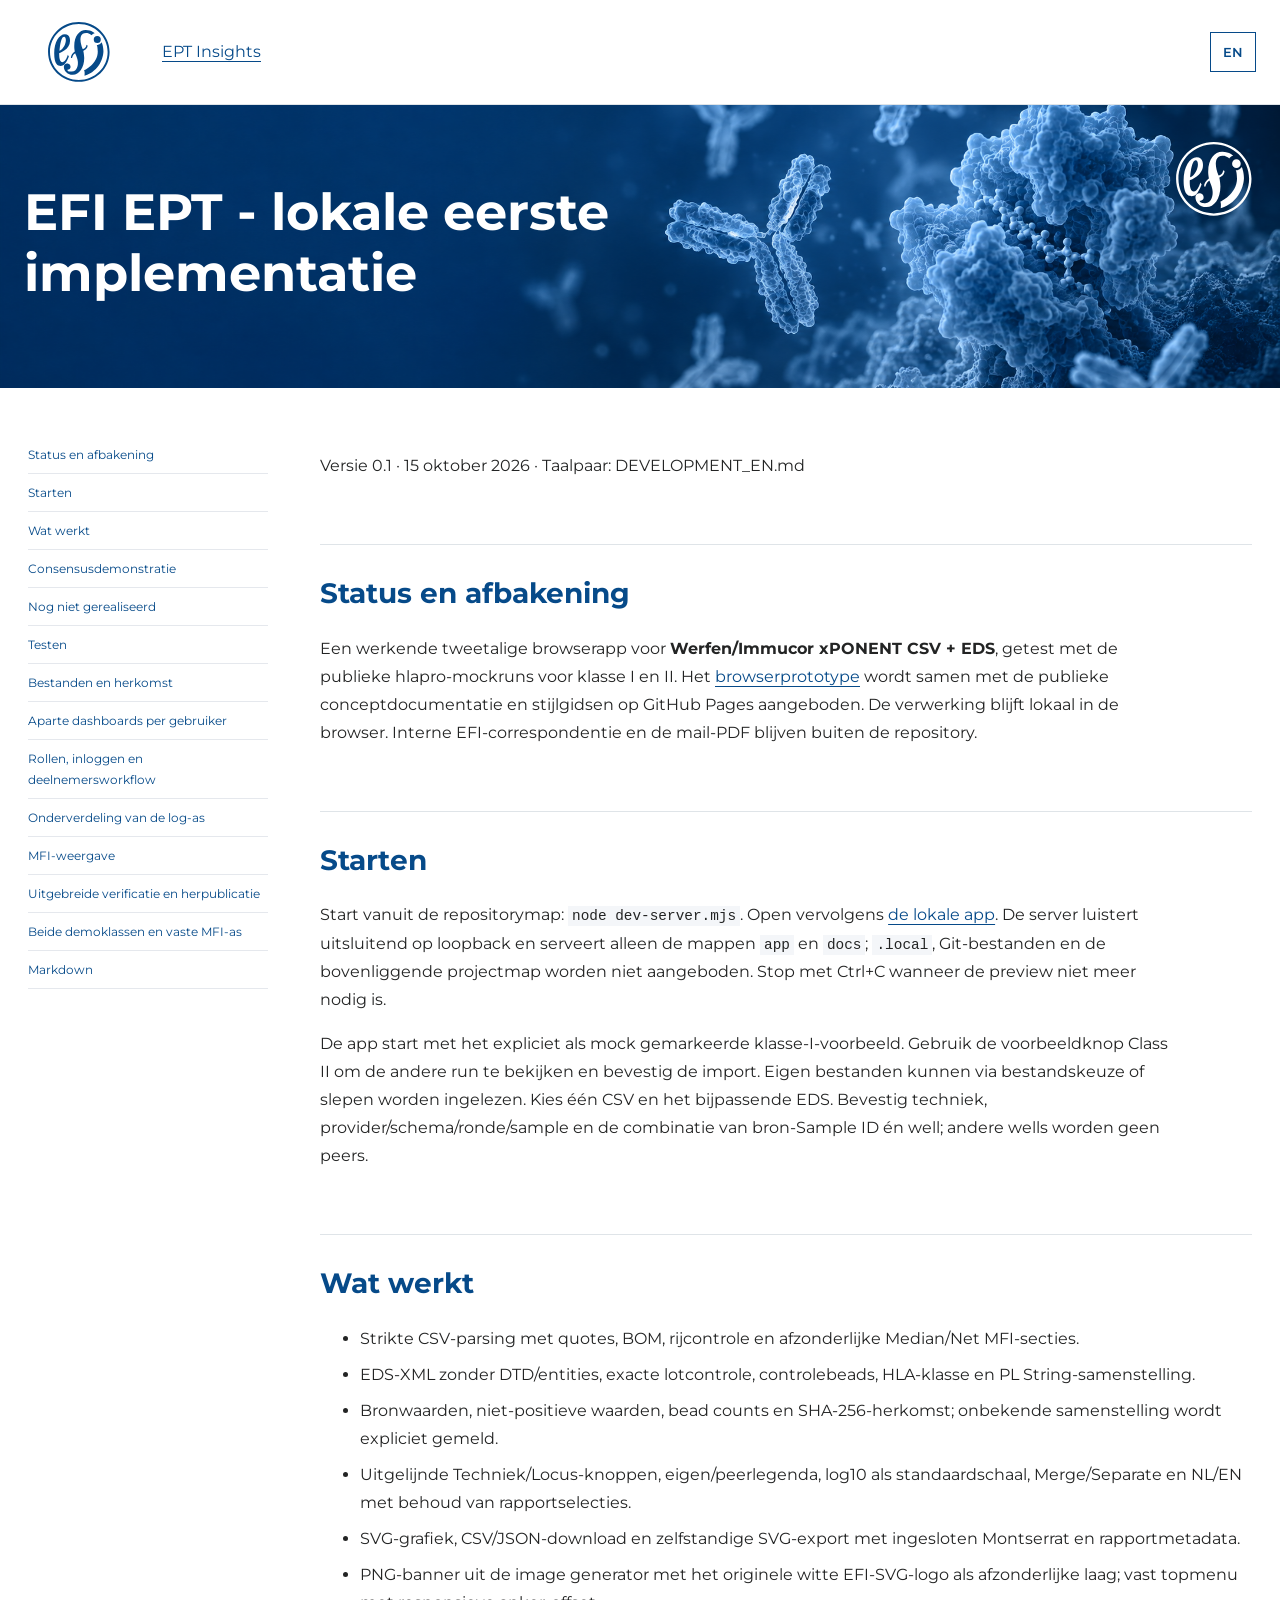
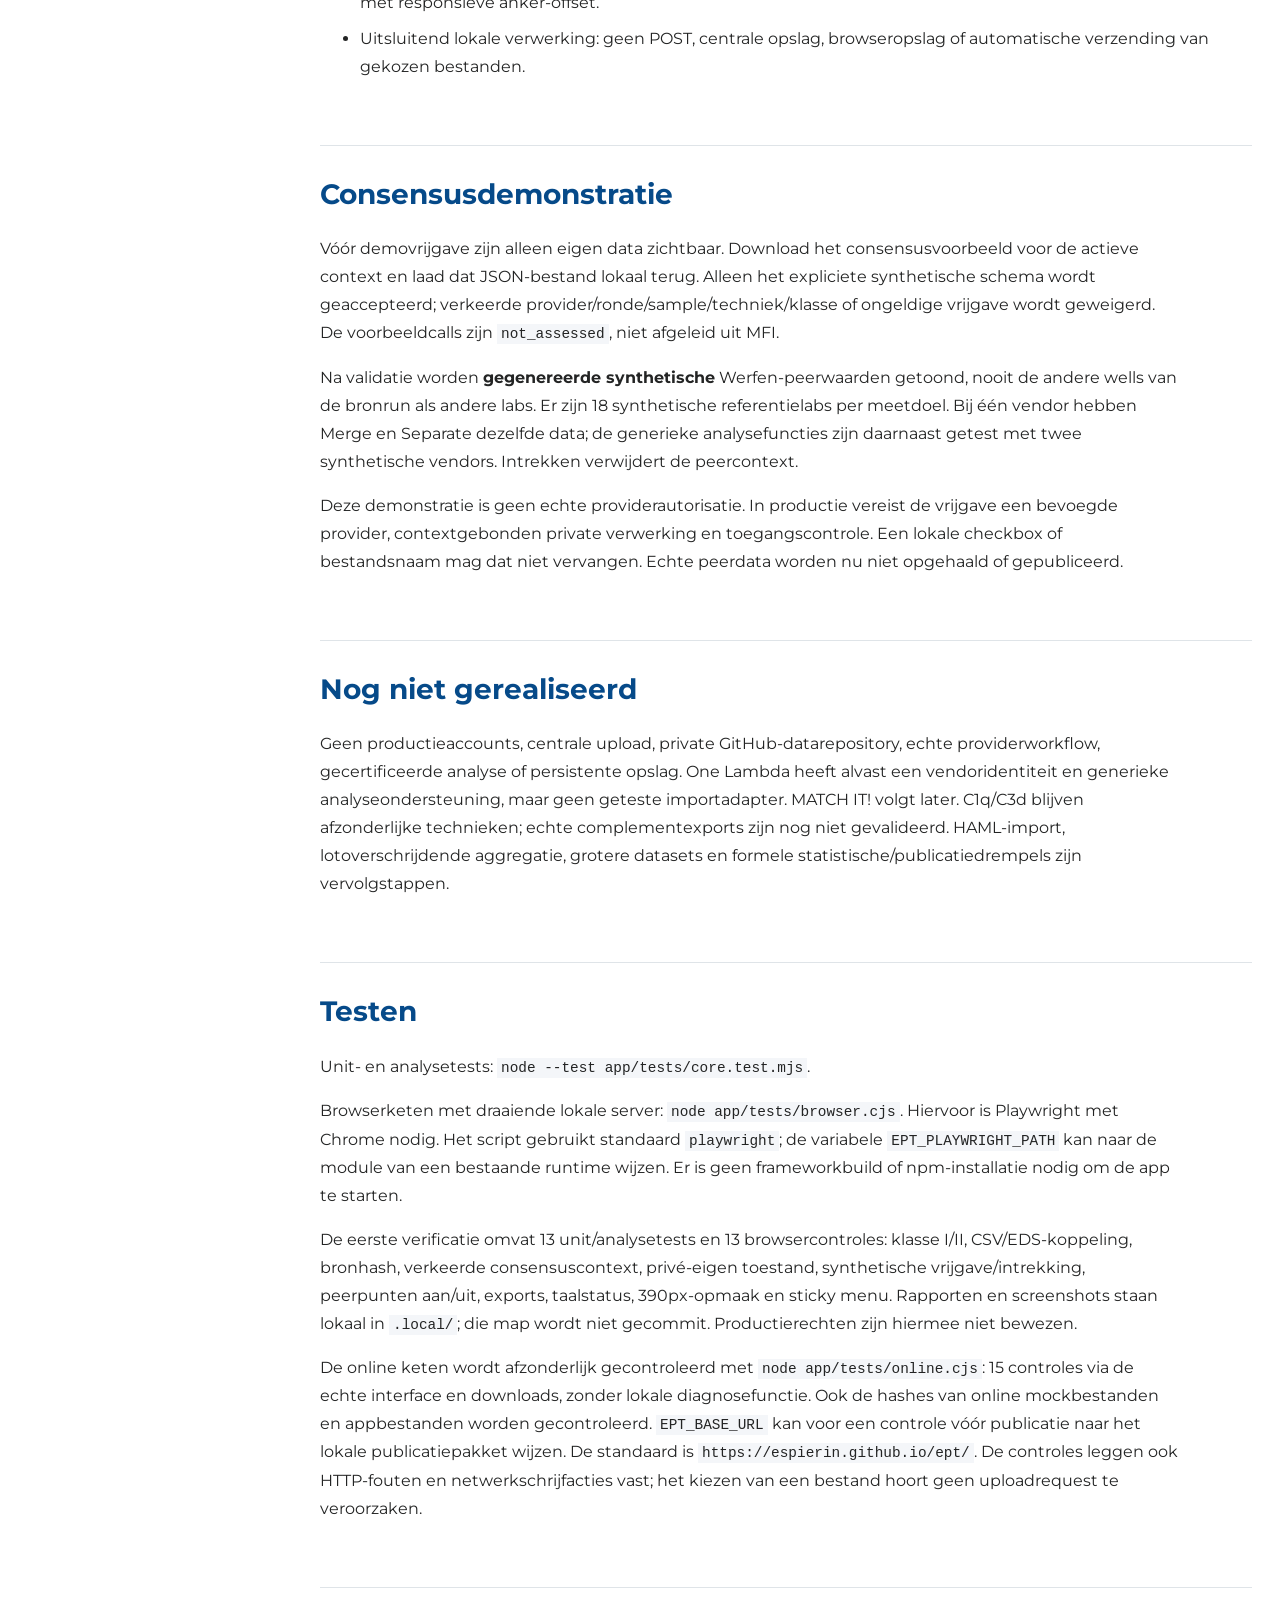
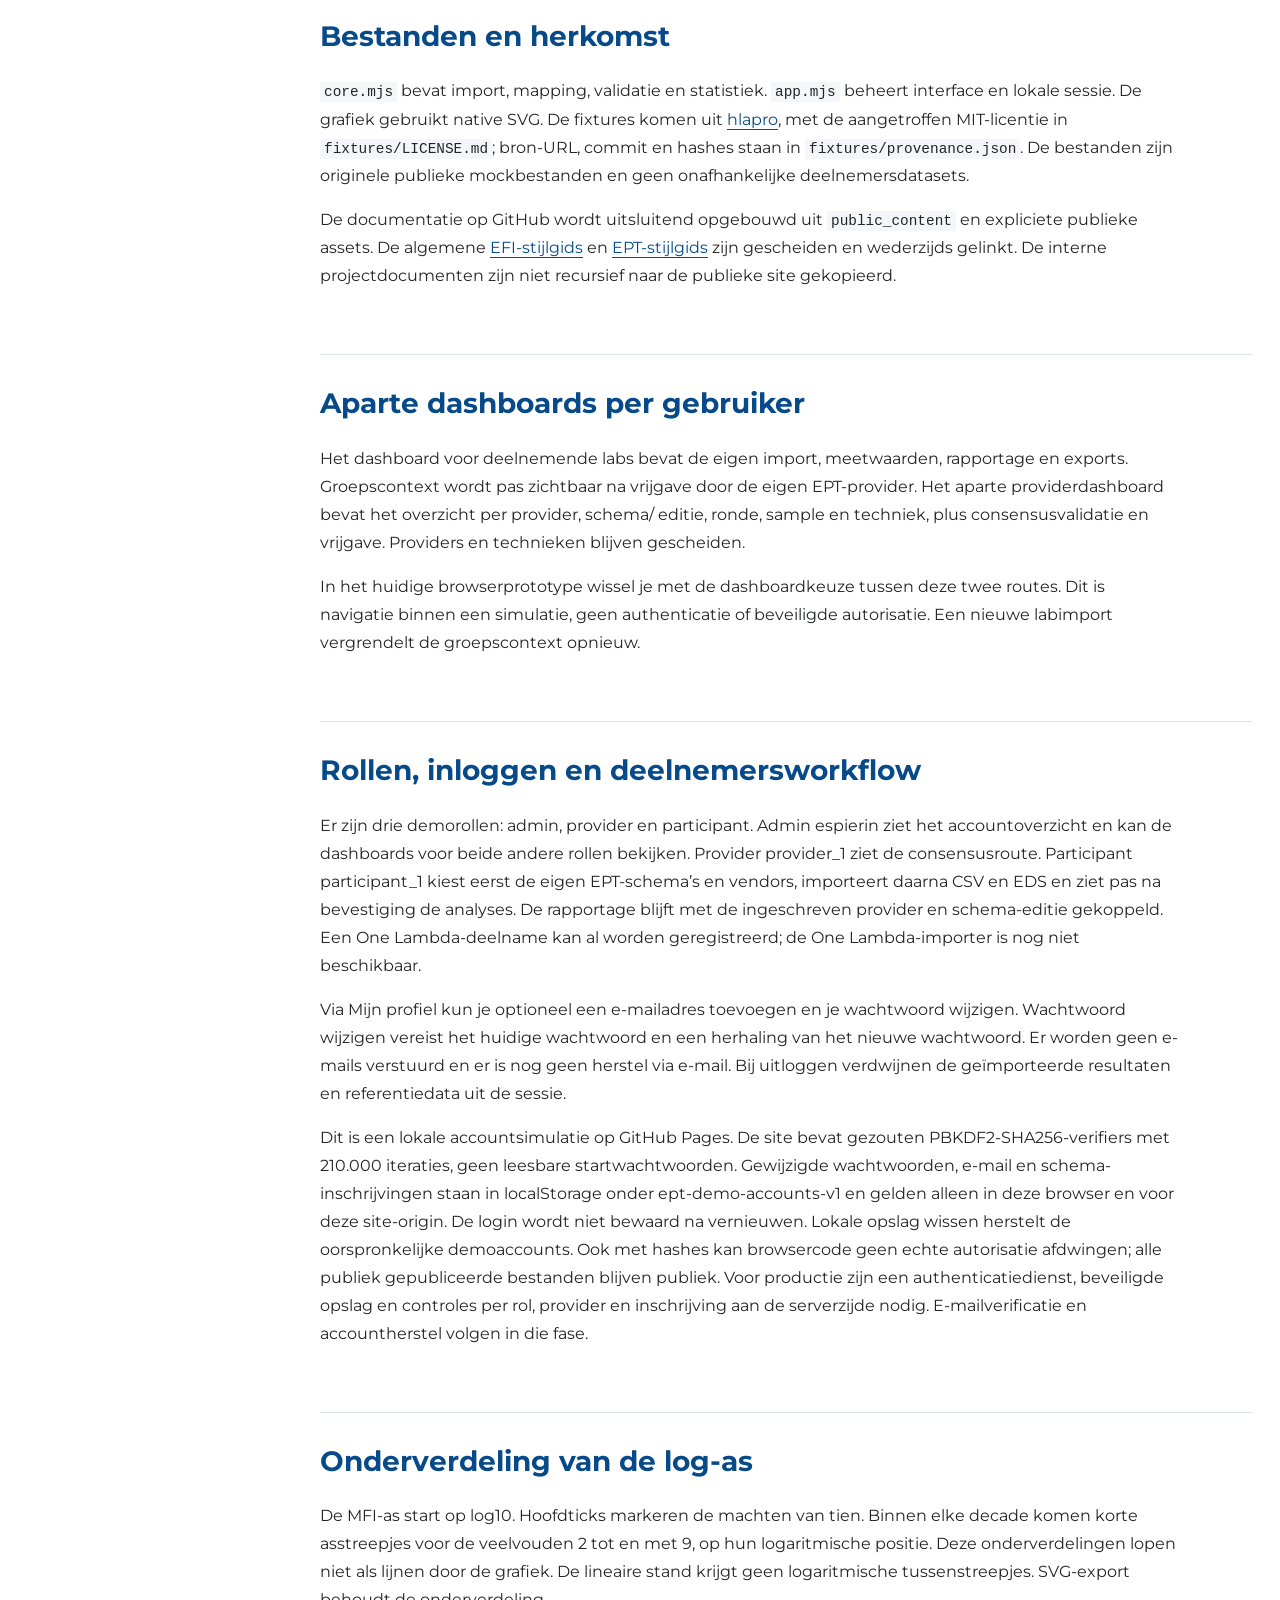
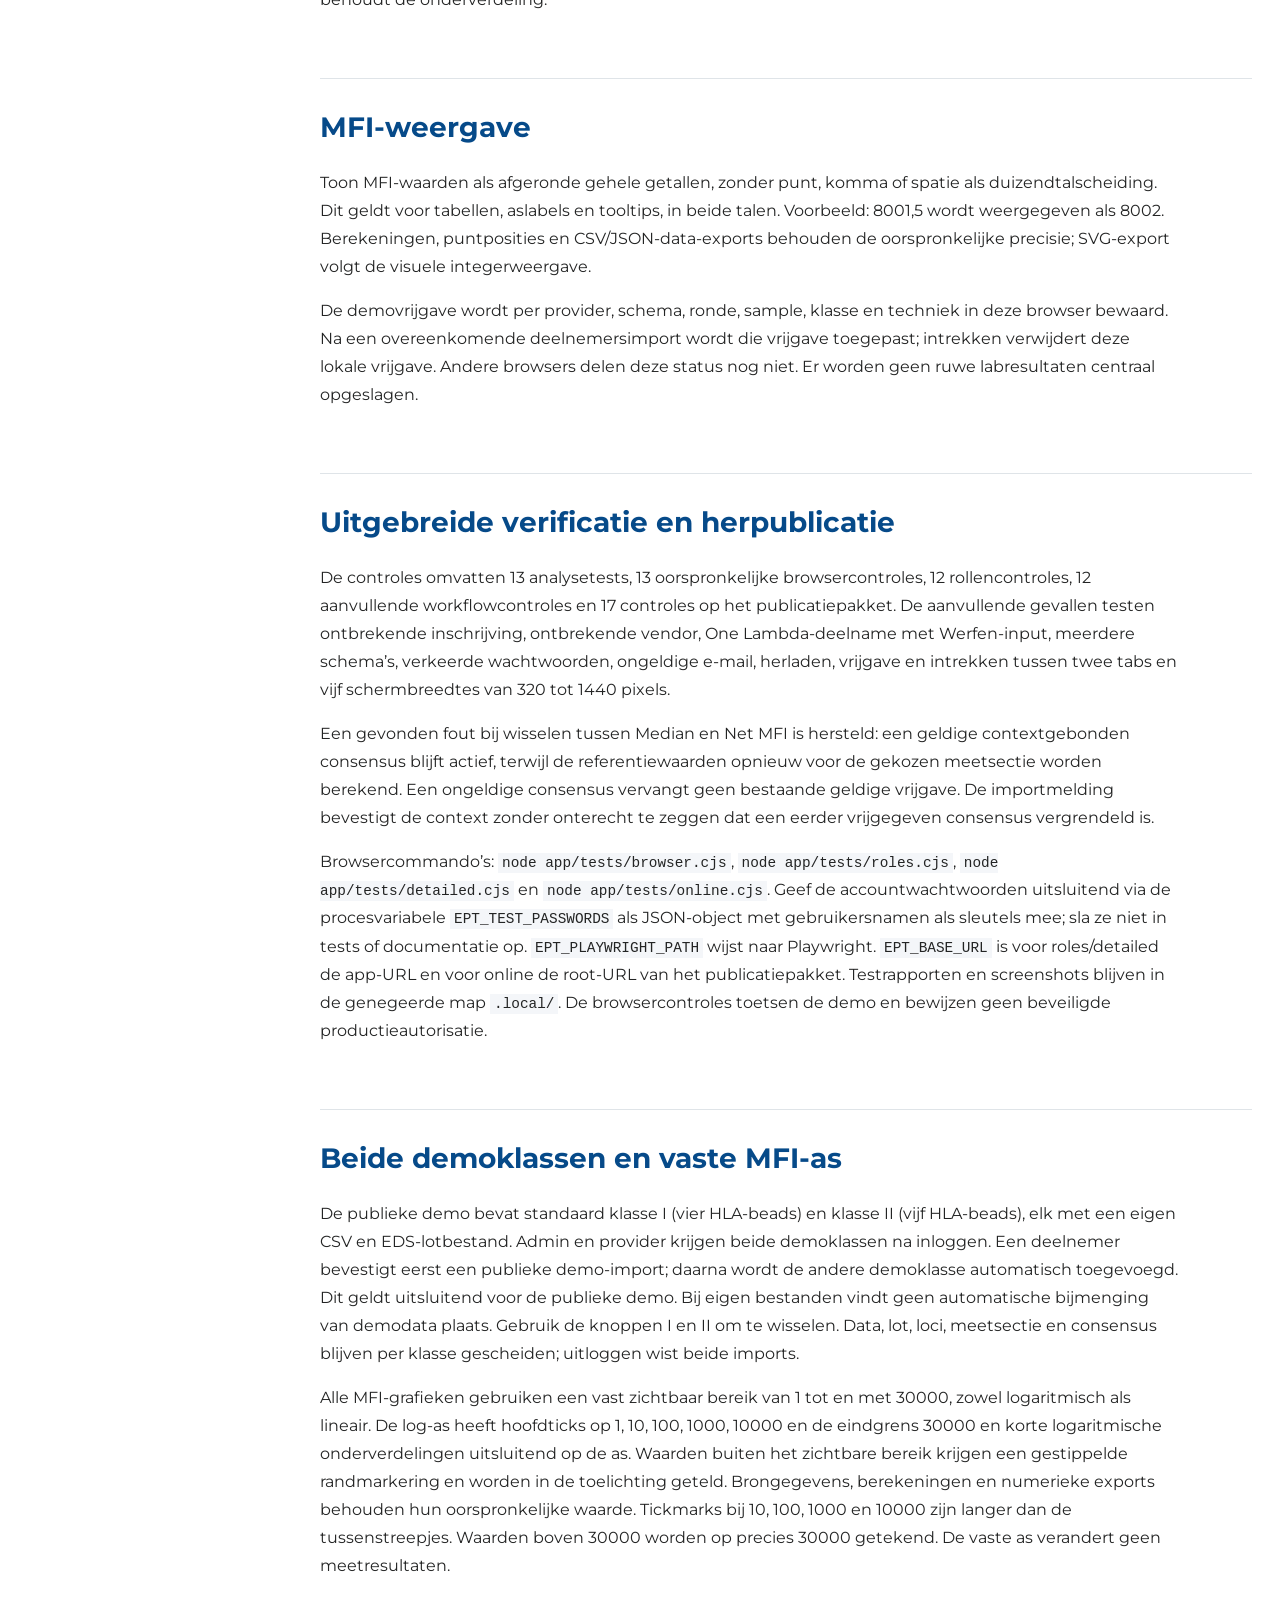
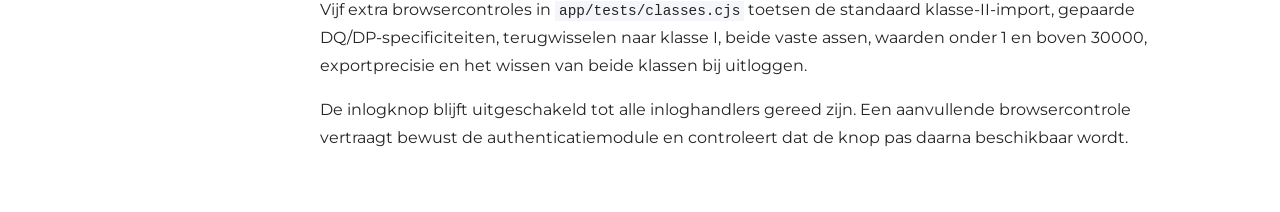
<file: app/DEVELOPMENT_NL.html>
<!doctype html><html lang="nl"><head><meta charset="utf-8"><meta name="viewport" content="width=device-width,initial-scale=1"><title>EFI EPT - lokale eerste implementatie</title><link rel="stylesheet" href="../docs/assets/efi.css"><link rel="stylesheet" href="../docs/assets/specimen.css"><script src="../docs/assets/style-demo.js" defer></script></head><body><header class="top"><img src="../docs/assets/logo-color.svg" alt="EFI"><a href="index.html">EPT Insights</a><div class="header-actions"><a href="DEVELOPMENT_EN.html" class="language-switch">EN</a></div></header><div class="hero"><h1>EFI EPT - lokale eerste implementatie</h1><img class="hero-logo" src="../docs/assets/logo-white.svg" alt="EFI"></div><div class="layout"><aside><a href="#status-en-afbakening">Status en afbakening</a><a href="#starten">Starten</a><a href="#wat-werkt">Wat werkt</a><a href="#consensusdemonstratie">Consensusdemonstratie</a><a href="#nog-niet-gerealiseerd">Nog niet gerealiseerd</a><a href="#testen">Testen</a><a href="#bestanden-en-herkomst">Bestanden en herkomst</a><a href="#aparte-dashboards-per-gebruiker">Aparte dashboards per gebruiker</a><a href="#rollen-inloggen-en-deelnemersworkflow">Rollen, inloggen en deelnemersworkflow</a><a href="#onderverdeling-van-de-log-as">Onderverdeling van de log-as</a><a href="#mfi-weergave">MFI-weergave</a><a href="#uitgebreide-verificatie-en-herpublicatie">Uitgebreide verificatie en herpublicatie</a><a href="#beide-demoklassen-en-vaste-mfi-as">Beide demoklassen en vaste MFI-as</a><a href="DEVELOPMENT_NL.md">Markdown</a></aside><main><p>Versie 0.1 · 15 oktober 2026 · Taalpaar: DEVELOPMENT_EN.md</p>
<h2 id="status-en-afbakening">Status en afbakening</h2>
<p>Een werkende tweetalige browserapp voor <strong>Werfen/Immucor xPONENT CSV + EDS</strong>, getest met de publieke hlapro-mockruns voor klasse I en II. Het <a href="https://espierin.github.io/ept/">browserprototype</a> wordt samen met de publieke conceptdocumentatie en stijlgidsen op GitHub Pages aangeboden. De verwerking blijft lokaal in de browser. Interne EFI-correspondentie en de mail-PDF blijven buiten de repository.</p>
<h2 id="starten">Starten</h2>
<p>Start vanuit de repositorymap: <code>node dev-server.mjs</code>. Open vervolgens <a href="http://127.0.0.1:4173/app/">de lokale app</a>. De server luistert uitsluitend op loopback en serveert alleen de mappen <code>app</code> en <code>docs</code>; <code>.local</code>, Git-bestanden en de bovenliggende projectmap worden niet aangeboden. Stop met Ctrl+C wanneer de preview niet meer nodig is.</p>
<p>De app start met het expliciet als mock gemarkeerde klasse-I-voorbeeld. Gebruik de voorbeeldknop Class II om de andere run te bekijken en bevestig de import. Eigen bestanden kunnen via bestandskeuze of slepen worden ingelezen. Kies één CSV en het bijpassende EDS. Bevestig techniek, provider/schema/ronde/sample en de combinatie van bron-Sample ID én well; andere wells worden geen peers.</p>
<h2 id="wat-werkt">Wat werkt</h2>
<ul>
<li>Strikte CSV-parsing met quotes, BOM, rijcontrole en afzonderlijke Median/Net MFI-secties.</li>
<li>EDS-XML zonder DTD/entities, exacte lotcontrole, controlebeads, HLA-klasse en PL String-samenstelling.</li>
<li>Bronwaarden, niet-positieve waarden, bead counts en SHA-256-herkomst; onbekende samenstelling wordt expliciet gemeld.</li>
<li>Uitgelijnde Techniek/Locus-knoppen, eigen/peerlegenda, log10 als standaardschaal, Merge/Separate en NL/EN met behoud van rapportselecties.</li>
<li>SVG-grafiek, CSV/JSON-download en zelfstandige SVG-export met ingesloten Montserrat en rapportmetadata.</li>
<li>PNG-banner uit de image generator met het originele witte EFI-SVG-logo als afzonderlijke laag; vast topmenu met responsieve anker-offset.</li>
<li>Uitsluitend lokale verwerking: geen POST, centrale opslag, browseropslag of automatische verzending van gekozen bestanden.</li>
</ul>
<h2 id="consensusdemonstratie">Consensusdemonstratie</h2>
<p>Vóór demovrijgave zijn alleen eigen data zichtbaar. Download het consensusvoorbeeld voor de actieve context en laad dat JSON-bestand lokaal terug. Alleen het expliciete synthetische schema wordt geaccepteerd; verkeerde provider/ronde/sample/techniek/klasse of ongeldige vrijgave wordt geweigerd. De voorbeeldcalls zijn <code>not_assessed</code>, niet afgeleid uit MFI.</p>
<p>Na validatie worden <strong>gegenereerde synthetische</strong> Werfen-peerwaarden getoond, nooit de andere wells van de bronrun als andere labs. Er zijn 18 synthetische referentielabs per meetdoel. Bij één vendor hebben Merge en Separate dezelfde data; de generieke analysefuncties zijn daarnaast getest met twee synthetische vendors. Intrekken verwijdert de peercontext.</p>
<p>Deze demonstratie is geen echte providerautorisatie. In productie vereist de vrijgave een bevoegde provider, contextgebonden private verwerking en toegangscontrole. Een lokale checkbox of bestandsnaam mag dat niet vervangen. Echte peerdata worden nu niet opgehaald of gepubliceerd.</p>
<h2 id="nog-niet-gerealiseerd">Nog niet gerealiseerd</h2>
<p>Geen productieaccounts, centrale upload, private GitHub-datarepository, echte providerworkflow, gecertificeerde analyse of persistente opslag. One Lambda heeft alvast een vendoridentiteit en generieke analyseondersteuning, maar geen geteste importadapter. MATCH IT! volgt later. C1q/C3d blijven afzonderlijke technieken; echte complementexports zijn nog niet gevalideerd. HAML-import, lotoverschrijdende aggregatie, grotere datasets en formele statistische/publicatiedrempels zijn vervolgstappen.</p>
<h2 id="testen">Testen</h2>
<p>Unit- en analysetests: <code>node --test app/tests/core.test.mjs</code>.</p>
<p>Browserketen met draaiende lokale server: <code>node app/tests/browser.cjs</code>. Hiervoor is Playwright met Chrome nodig. Het script gebruikt standaard <code>playwright</code>; de variabele <code>EPT_PLAYWRIGHT_PATH</code> kan naar de module van een bestaande runtime wijzen. Er is geen frameworkbuild of npm-installatie nodig om de app te starten.</p>
<p>De eerste verificatie omvat 13 unit/analysetests en 13 browsercontroles: klasse I/II, CSV/EDS-koppeling, bronhash, verkeerde consensuscontext, privé-eigen toestand, synthetische vrijgave/intrekking, peerpunten aan/uit, exports, taalstatus, 390px-opmaak en sticky menu. Rapporten en screenshots staan lokaal in <code>.local/</code>; die map wordt niet gecommit. Productierechten zijn hiermee niet bewezen.</p>
<p>De online keten wordt afzonderlijk gecontroleerd met <code>node app/tests/online.cjs</code>: 15 controles via de echte interface en downloads, zonder lokale diagnosefunctie. Ook de hashes van online mockbestanden en appbestanden worden gecontroleerd. <code>EPT_BASE_URL</code> kan voor een controle vóór publicatie naar het lokale publicatiepakket wijzen. De standaard is <code>https://espierin.github.io/ept/</code>. De controles leggen ook HTTP-fouten en netwerkschrijfacties vast; het kiezen van een bestand hoort geen uploadrequest te veroorzaken.</p>
<h2 id="bestanden-en-herkomst">Bestanden en herkomst</h2>
<p><code>core.mjs</code> bevat import, mapping, validatie en statistiek. <code>app.mjs</code> beheert interface en lokale sessie. De grafiek gebruikt native SVG. De fixtures komen uit <a href="https://github.com/lcreteig/hlapro">hlapro</a>, met de aangetroffen MIT-licentie in <code>fixtures/LICENSE.md</code>; bron-URL, commit en hashes staan in <code>fixtures/provenance.json</code>. De bestanden zijn originele publieke mockbestanden en geen onafhankelijke deelnemersdatasets.</p>
<p>De documentatie op GitHub wordt uitsluitend opgebouwd uit <code>public_content</code> en expliciete publieke assets. De algemene <a href="../docs/efi-style_NL.html">EFI-stijlgids</a> en <a href="../docs/style_NL.html">EPT-stijlgids</a> zijn gescheiden en wederzijds gelinkt. De interne projectdocumenten zijn niet recursief naar de publieke site gekopieerd.</p>
<h2 id="aparte-dashboards-per-gebruiker">Aparte dashboards per gebruiker</h2>
<p>Het dashboard voor deelnemende labs bevat de eigen import, meetwaarden, rapportage en exports. Groepscontext wordt pas zichtbaar na vrijgave door de eigen EPT-provider. Het aparte providerdashboard bevat het overzicht per provider, schema/ editie, ronde, sample en techniek, plus consensusvalidatie en vrijgave. Providers en technieken blijven gescheiden.</p>
<p>In het huidige browserprototype wissel je met de dashboardkeuze tussen deze twee routes. Dit is navigatie binnen een simulatie, geen authenticatie of beveiligde autorisatie. Een nieuwe labimport vergrendelt de groepscontext opnieuw.</p>
<h2 id="rollen-inloggen-en-deelnemersworkflow">Rollen, inloggen en deelnemersworkflow</h2>
<p>Er zijn drie demorollen: admin, provider en participant. Admin espierin ziet het accountoverzicht en kan de dashboards voor beide andere rollen bekijken. Provider provider_1 ziet de consensusroute. Participant participant_1 kiest eerst de eigen EPT-schema’s en vendors, importeert daarna CSV en EDS en ziet pas na bevestiging de analyses. De rapportage blijft met de ingeschreven provider en schema-editie gekoppeld. Een One Lambda-deelname kan al worden geregistreerd; de One Lambda-importer is nog niet beschikbaar.</p>
<p>Via Mijn profiel kun je optioneel een e-mailadres toevoegen en je wachtwoord wijzigen. Wachtwoord wijzigen vereist het huidige wachtwoord en een herhaling van het nieuwe wachtwoord. Er worden geen e-mails verstuurd en er is nog geen herstel via e-mail. Bij uitloggen verdwijnen de geïmporteerde resultaten en referentiedata uit de sessie.</p>
<p>Dit is een lokale accountsimulatie op GitHub Pages. De site bevat gezouten PBKDF2-SHA256-verifiers met 210.000 iteraties, geen leesbare startwachtwoorden. Gewijzigde wachtwoorden, e-mail en schema-inschrijvingen staan in localStorage onder ept-demo-accounts-v1 en gelden alleen in deze browser en voor deze site-origin. De login wordt niet bewaard na vernieuwen. Lokale opslag wissen herstelt de oorspronkelijke demoaccounts. Ook met hashes kan browsercode geen echte autorisatie afdwingen; alle publiek gepubliceerde bestanden blijven publiek. Voor productie zijn een authenticatiedienst, beveiligde opslag en controles per rol, provider en inschrijving aan de serverzijde nodig. E-mailverificatie en accountherstel volgen in die fase.</p>
<h2 id="onderverdeling-van-de-log-as">Onderverdeling van de log-as</h2>
<p>De MFI-as start op log10. Hoofdticks markeren de machten van tien. Binnen elke decade komen korte asstreepjes voor de veelvouden 2 tot en met 9, op hun logaritmische positie. Deze onderverdelingen lopen niet als lijnen door de grafiek. De lineaire stand krijgt geen logaritmische tussenstreepjes. SVG-export behoudt de onderverdeling.</p>
<h2 id="mfi-weergave">MFI-weergave</h2>
<p>Toon MFI-waarden als afgeronde gehele getallen, zonder punt, komma of spatie als duizendtalscheiding. Dit geldt voor tabellen, aslabels en tooltips, in beide talen. Voorbeeld: 8001,5 wordt weergegeven als 8002. Berekeningen, puntposities en CSV/JSON-data-exports behouden de oorspronkelijke precisie; SVG-export volgt de visuele integerweergave.</p>
<p>De demovrijgave wordt per provider, schema, ronde, sample, klasse en techniek in deze browser bewaard. Na een overeenkomende deelnemersimport wordt die vrijgave toegepast; intrekken verwijdert deze lokale vrijgave. Andere browsers delen deze status nog niet. Er worden geen ruwe labresultaten centraal opgeslagen.</p>
<h2 id="uitgebreide-verificatie-en-herpublicatie">Uitgebreide verificatie en herpublicatie</h2>
<p>De controles omvatten 13 analysetests, 13 oorspronkelijke browsercontroles, 12 rollencontroles, 12 aanvullende workflowcontroles en 17 controles op het publicatiepakket. De aanvullende gevallen testen ontbrekende inschrijving, ontbrekende vendor, One Lambda-deelname met Werfen-input, meerdere schema’s, verkeerde wachtwoorden, ongeldige e-mail, herladen, vrijgave en intrekken tussen twee tabs en vijf schermbreedtes van 320 tot 1440 pixels.</p>
<p>Een gevonden fout bij wisselen tussen Median en Net MFI is hersteld: een geldige contextgebonden consensus blijft actief, terwijl de referentiewaarden opnieuw voor de gekozen meetsectie worden berekend. Een ongeldige consensus vervangt geen bestaande geldige vrijgave. De importmelding bevestigt de context zonder onterecht te zeggen dat een eerder vrijgegeven consensus vergrendeld is.</p>
<p>Browsercommando’s: <code>node app/tests/browser.cjs</code>, <code>node app/tests/roles.cjs</code>, <code>node app/tests/detailed.cjs</code> en <code>node app/tests/online.cjs</code>. Geef de accountwachtwoorden uitsluitend via de procesvariabele <code>EPT_TEST_PASSWORDS</code> als JSON-object met gebruikersnamen als sleutels mee; sla ze niet in tests of documentatie op. <code>EPT_PLAYWRIGHT_PATH</code> wijst naar Playwright. <code>EPT_BASE_URL</code> is voor roles/detailed de app-URL en voor online de root-URL van het publicatiepakket. Testrapporten en screenshots blijven in de genegeerde map <code>.local/</code>. De browsercontroles toetsen de demo en bewijzen geen beveiligde productieautorisatie.</p>
<h2 id="beide-demoklassen-en-vaste-mfi-as">Beide demoklassen en vaste MFI-as</h2>
<p>De publieke demo bevat standaard klasse I (vier HLA-beads) en klasse II (vijf HLA-beads), elk met een eigen CSV en EDS-lotbestand. Admin en provider krijgen beide demoklassen na inloggen. Een deelnemer bevestigt eerst een publieke demo-import; daarna wordt de andere demoklasse automatisch toegevoegd. Dit geldt uitsluitend voor de publieke demo. Bij eigen bestanden vindt geen automatische bijmenging van demodata plaats. Gebruik de knoppen I en II om te wisselen. Data, lot, loci, meetsectie en consensus blijven per klasse gescheiden; uitloggen wist beide imports.</p>
<p>Alle MFI-grafieken gebruiken een vast zichtbaar bereik van 1 tot en met 30000, zowel logaritmisch als lineair. De log-as heeft hoofdticks op 1, 10, 100, 1000, 10000 en de eindgrens 30000 en korte logaritmische onderverdelingen uitsluitend op de as. Waarden buiten het zichtbare bereik krijgen een gestippelde randmarkering en worden in de toelichting geteld. Brongegevens, berekeningen en numerieke exports behouden hun oorspronkelijke waarde. Tickmarks bij 10, 100, 1000 en 10000 zijn langer dan de tussenstreepjes. Waarden boven 30000 worden op precies 30000 getekend. De vaste as verandert geen meetresultaten.</p>
<p>Vijf extra browsercontroles in <code>app/tests/classes.cjs</code> toetsen de standaard klasse-II-import, gepaarde DQ/DP-specificiteiten, terugwisselen naar klasse I, beide vaste assen, waarden onder 1 en boven 30000, exportprecisie en het wissen van beide klassen bij uitloggen.</p>
<p>De inlogknop blijft uitgeschakeld tot alle inloghandlers gereed zijn. Een aanvullende browsercontrole vertraagt bewust de authenticatiemodule en controleert dat de knop pas daarna beschikbaar wordt.</p></main></div></body></html>
</file>
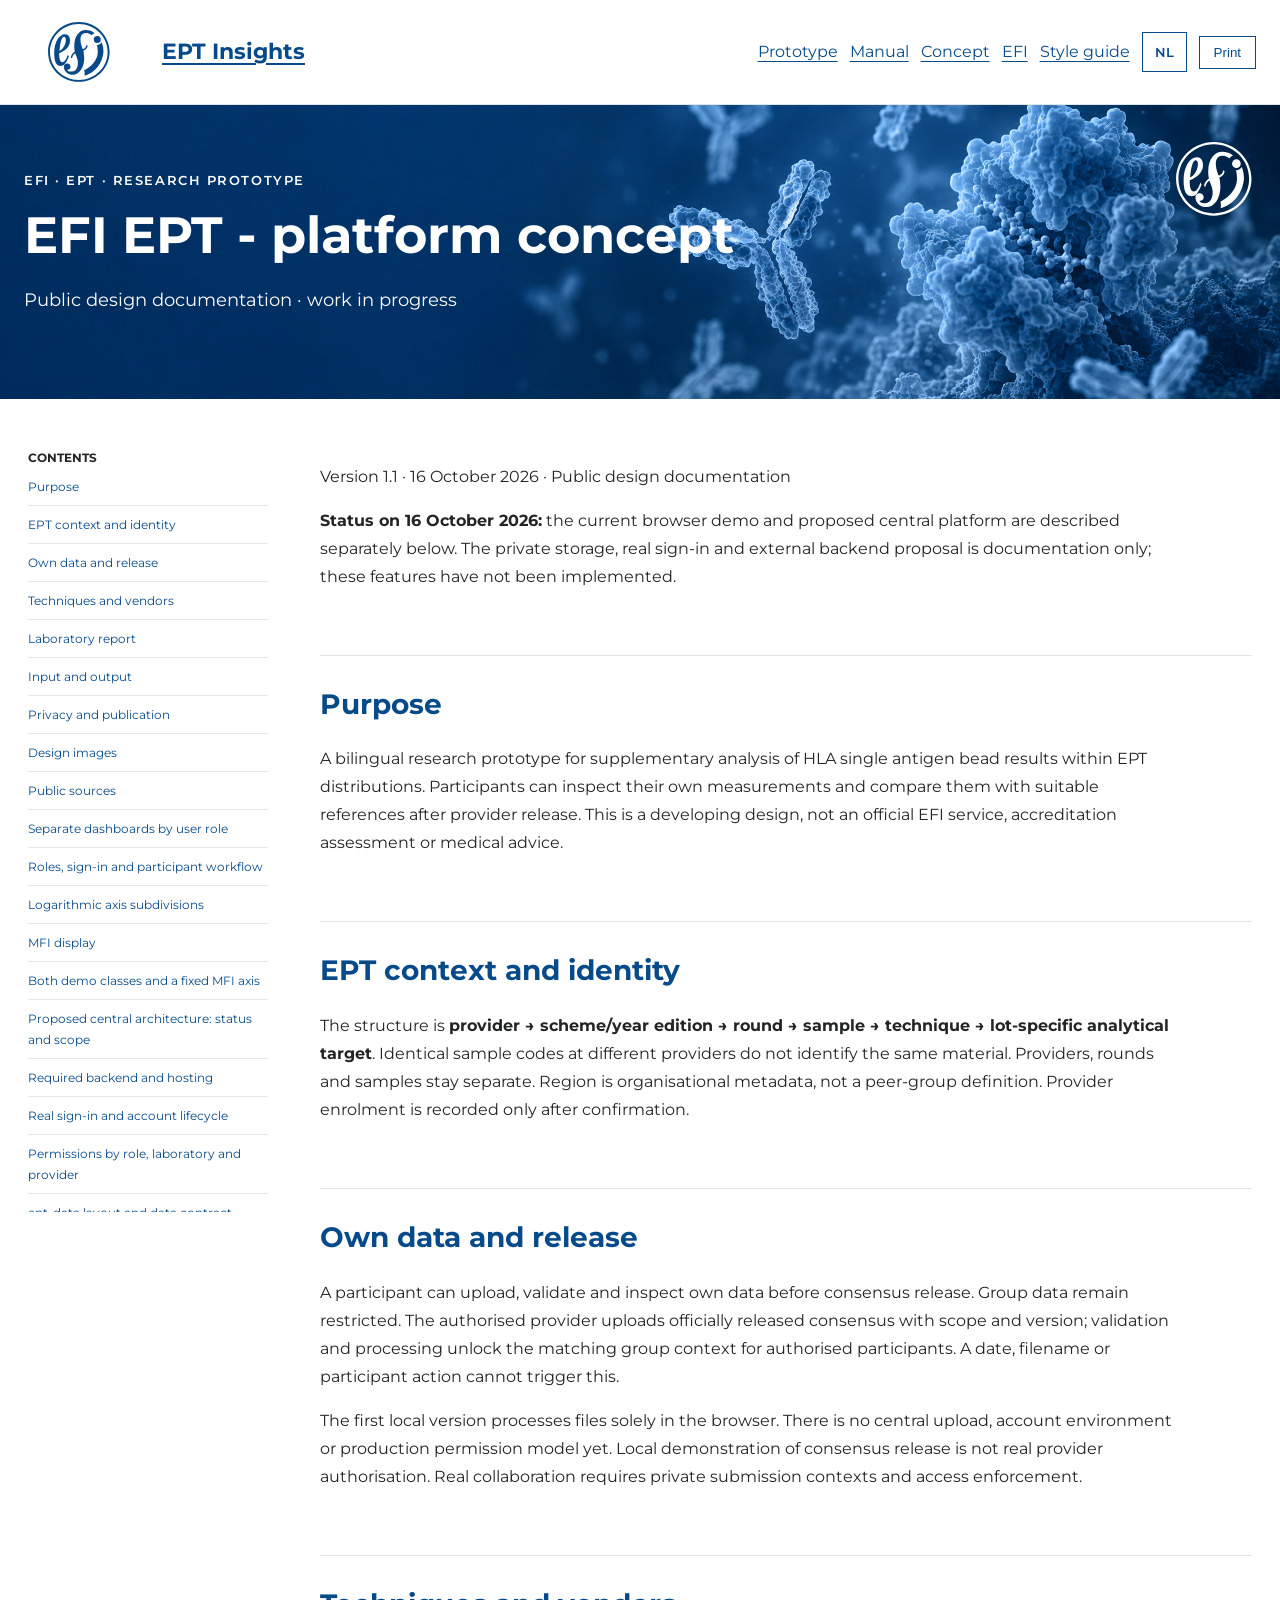
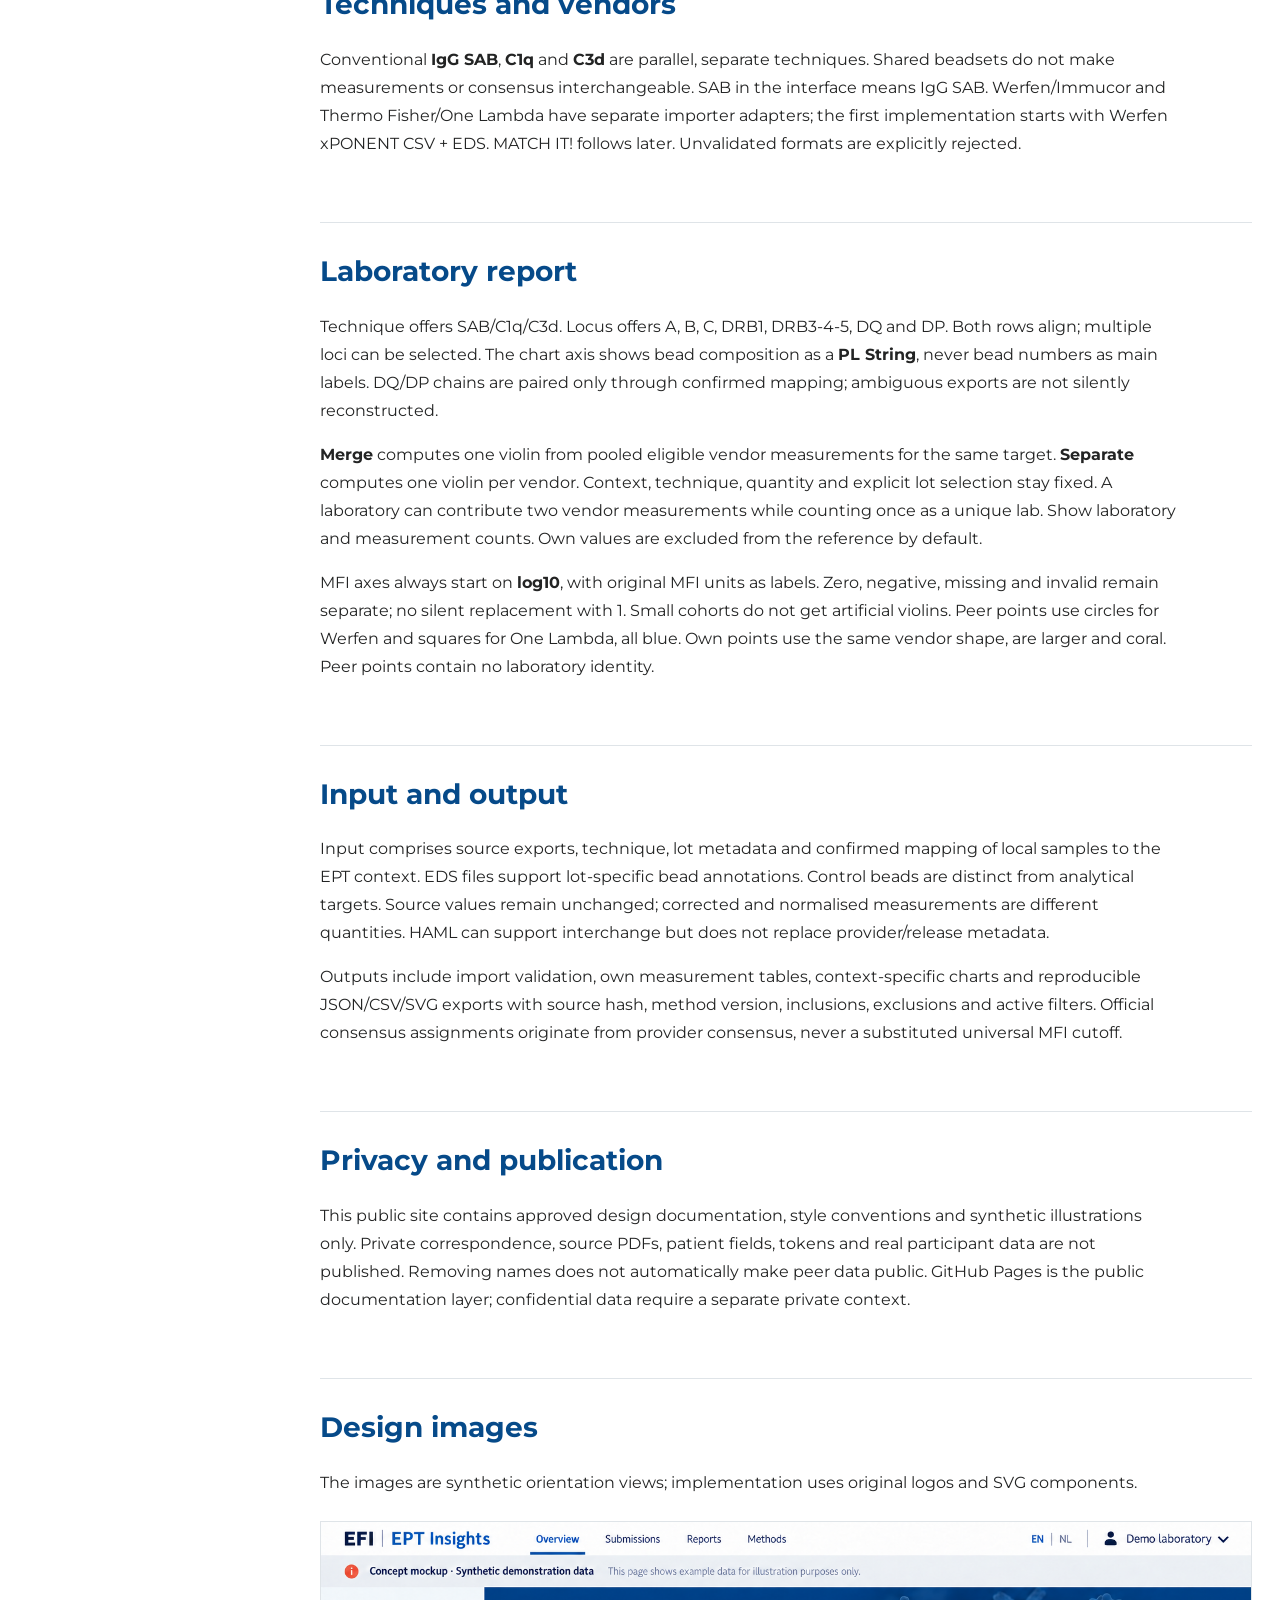
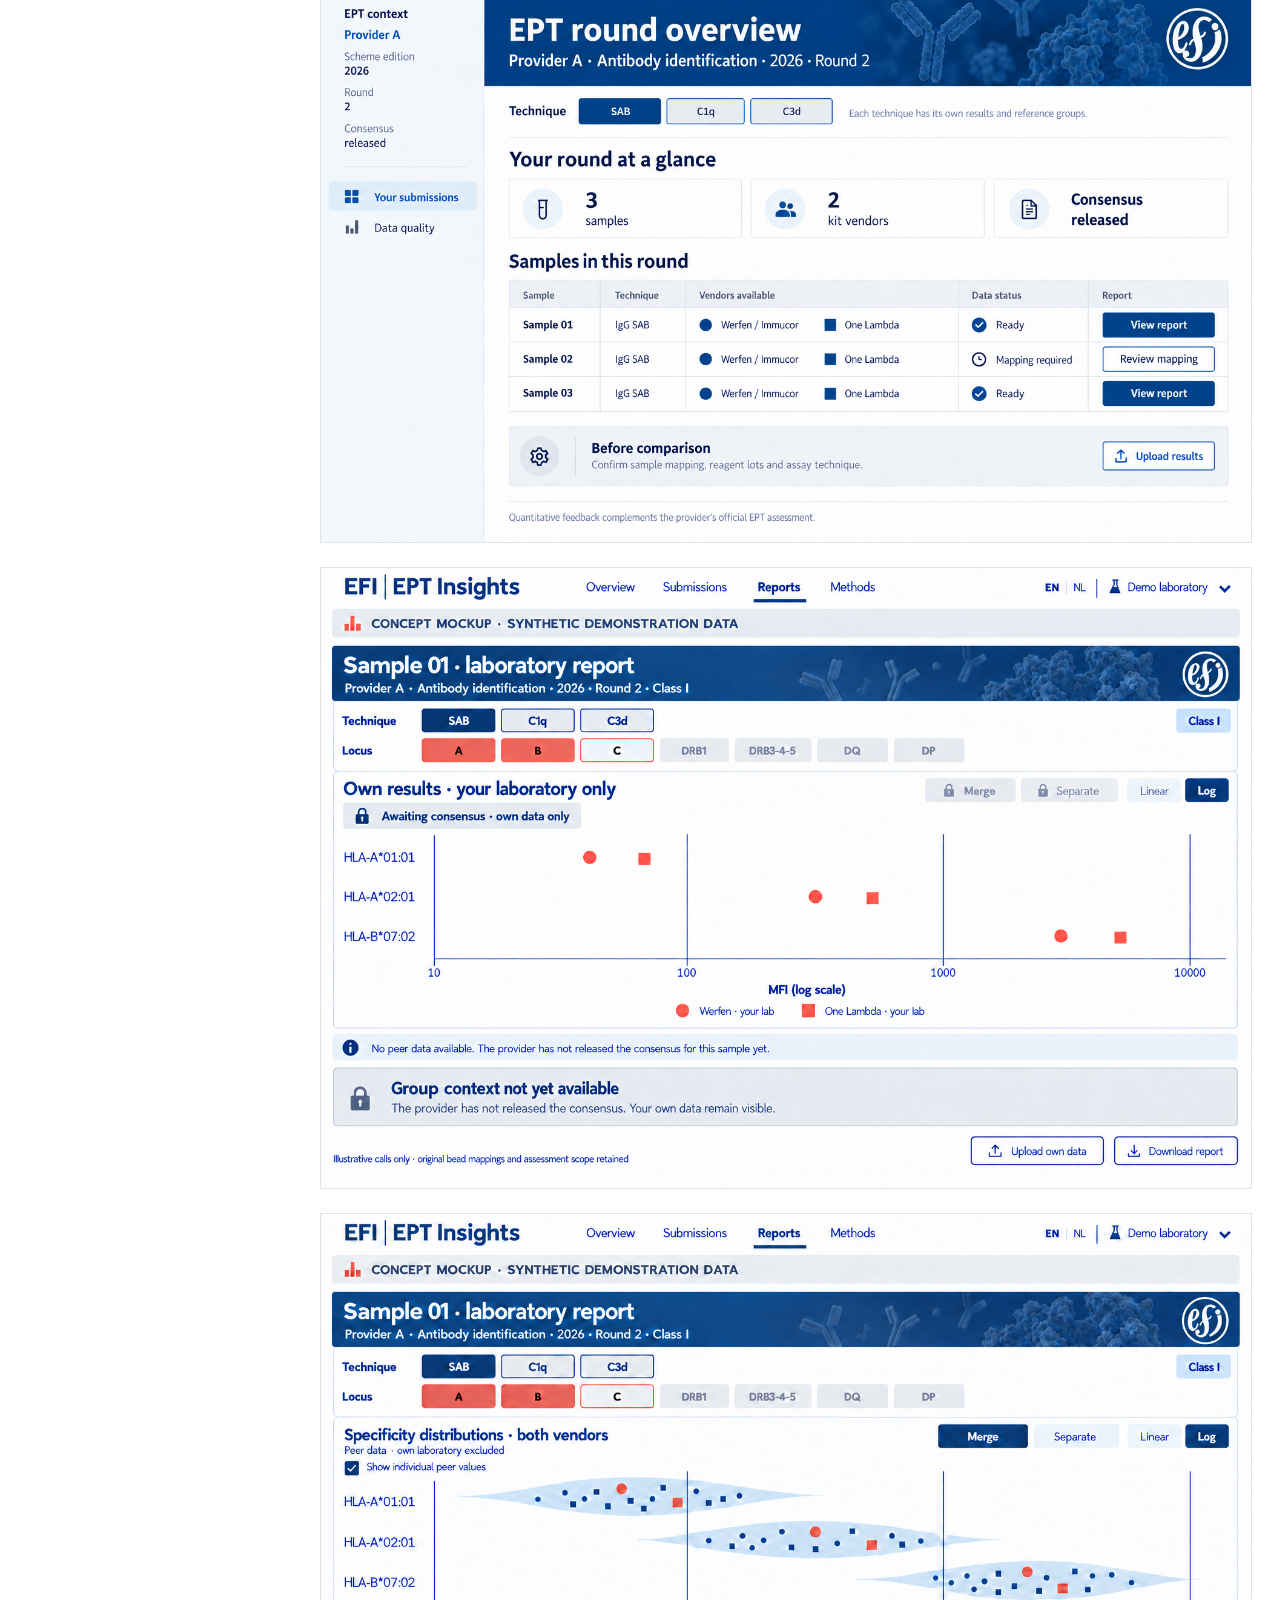
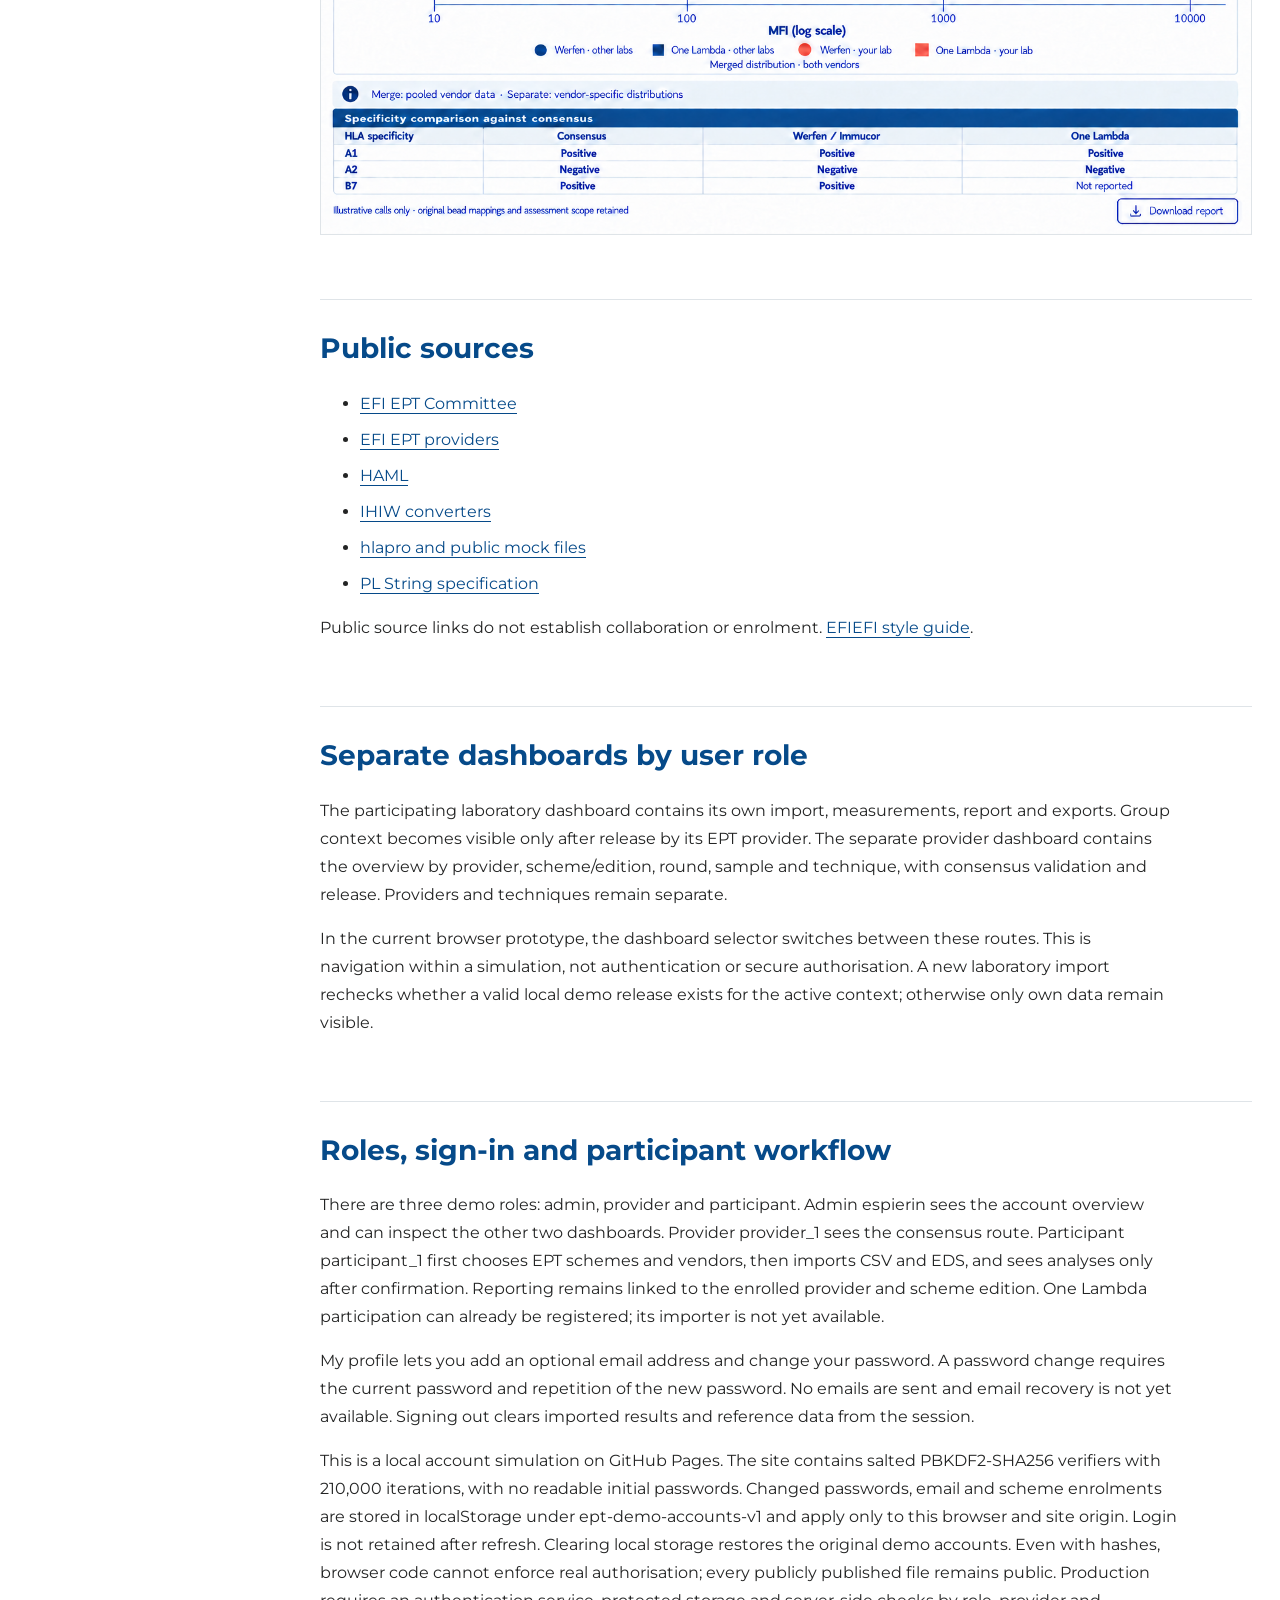
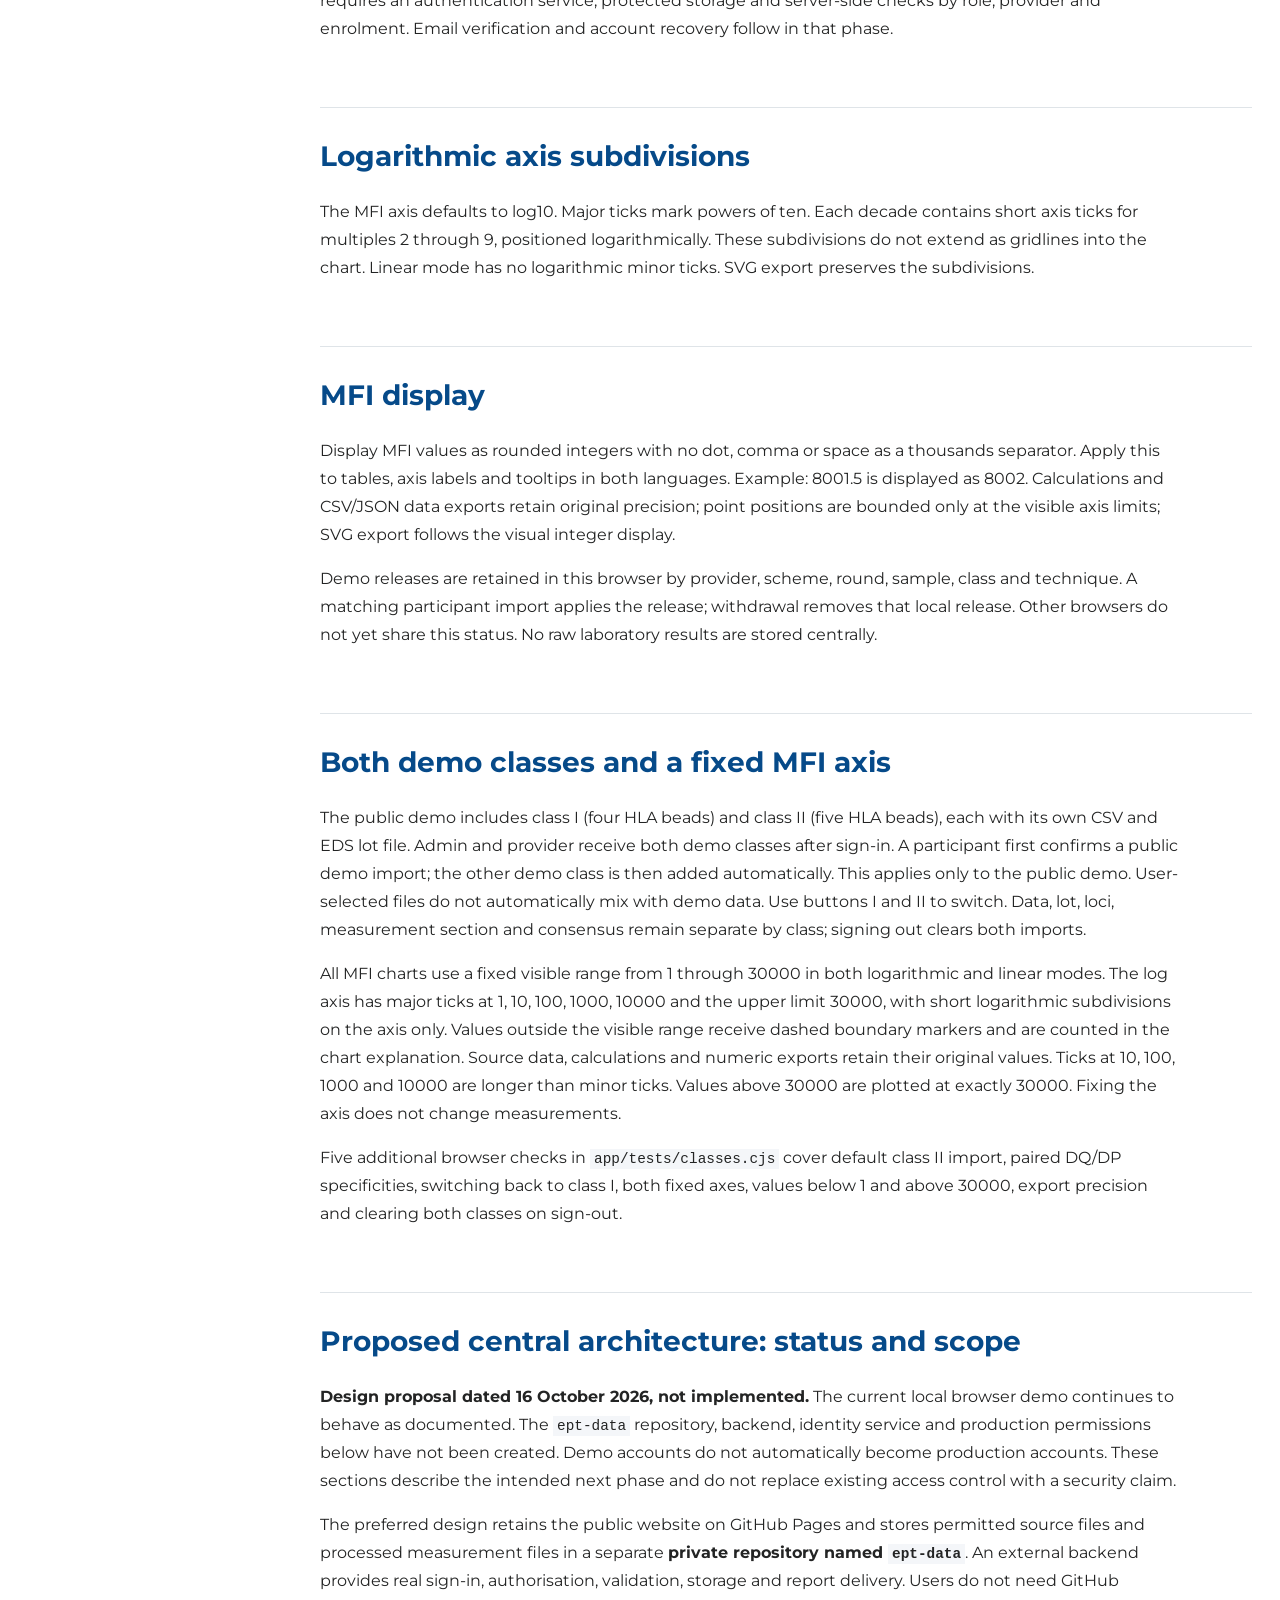
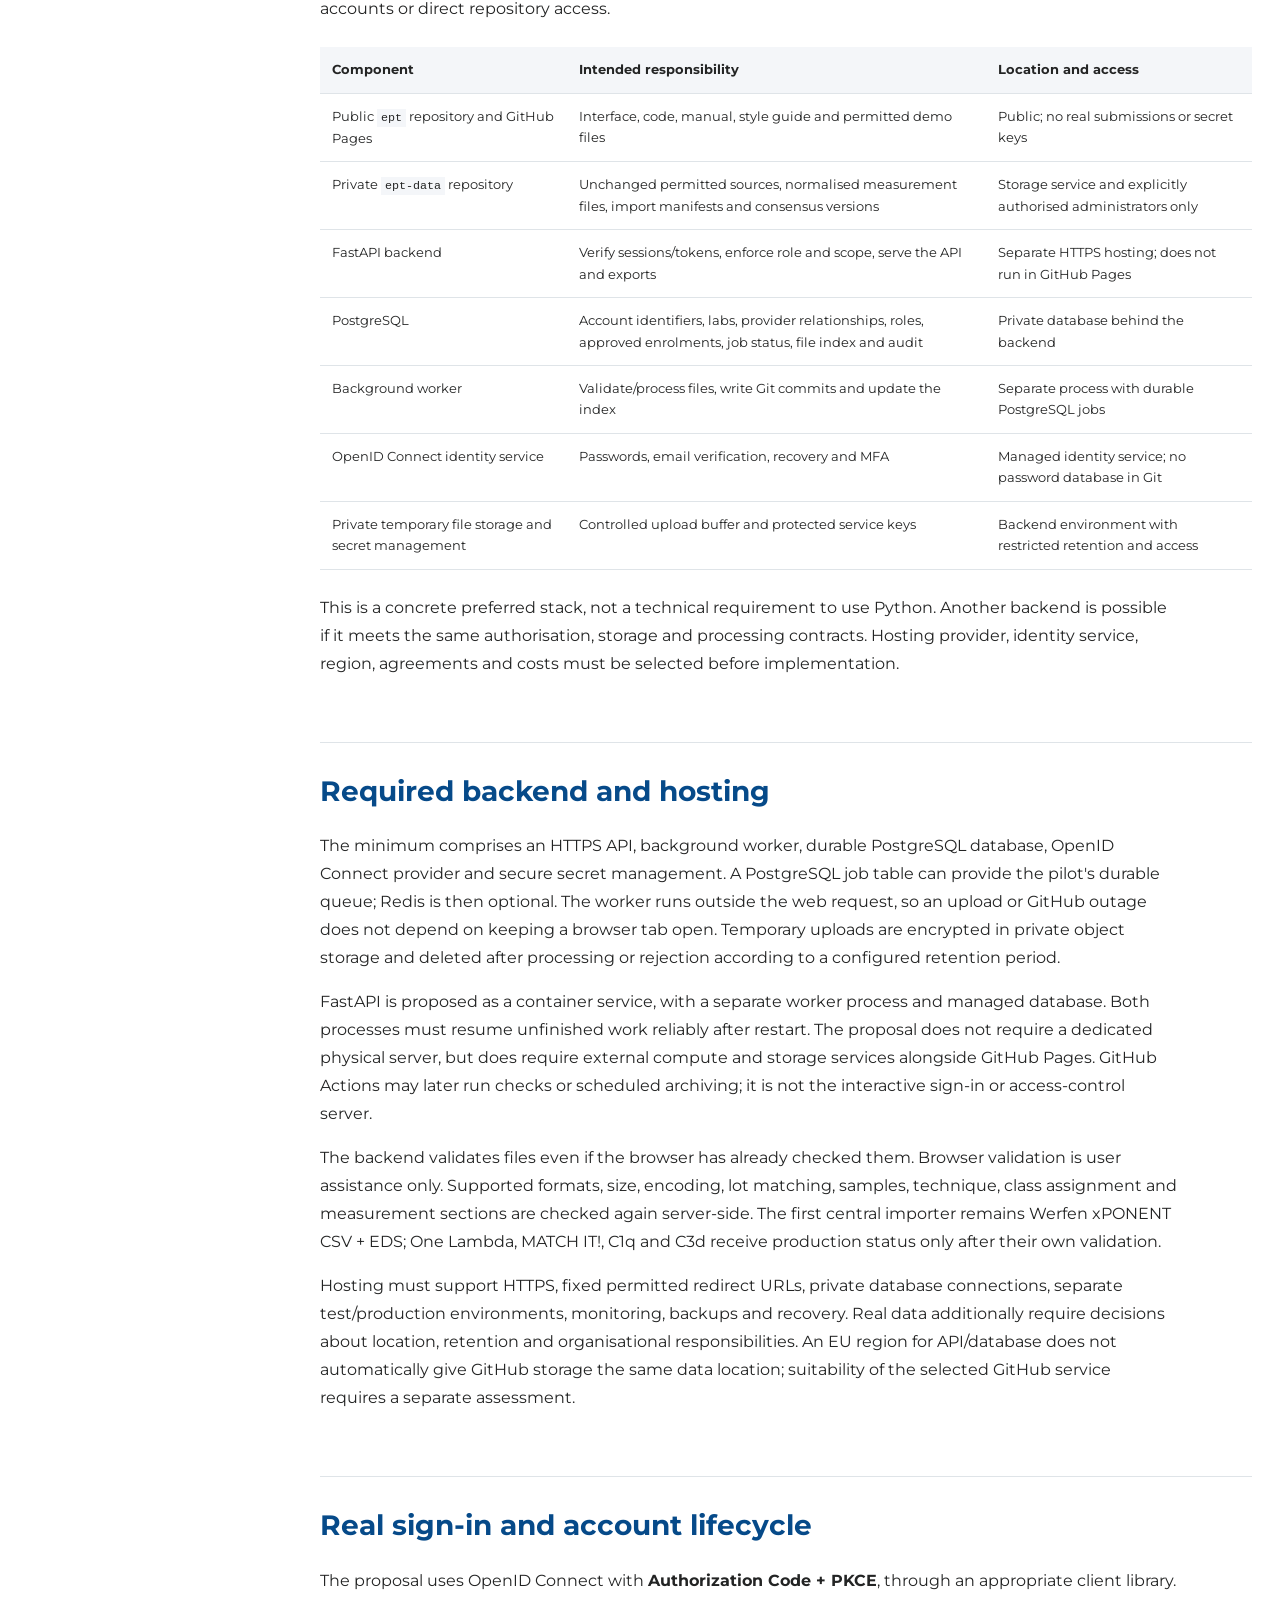
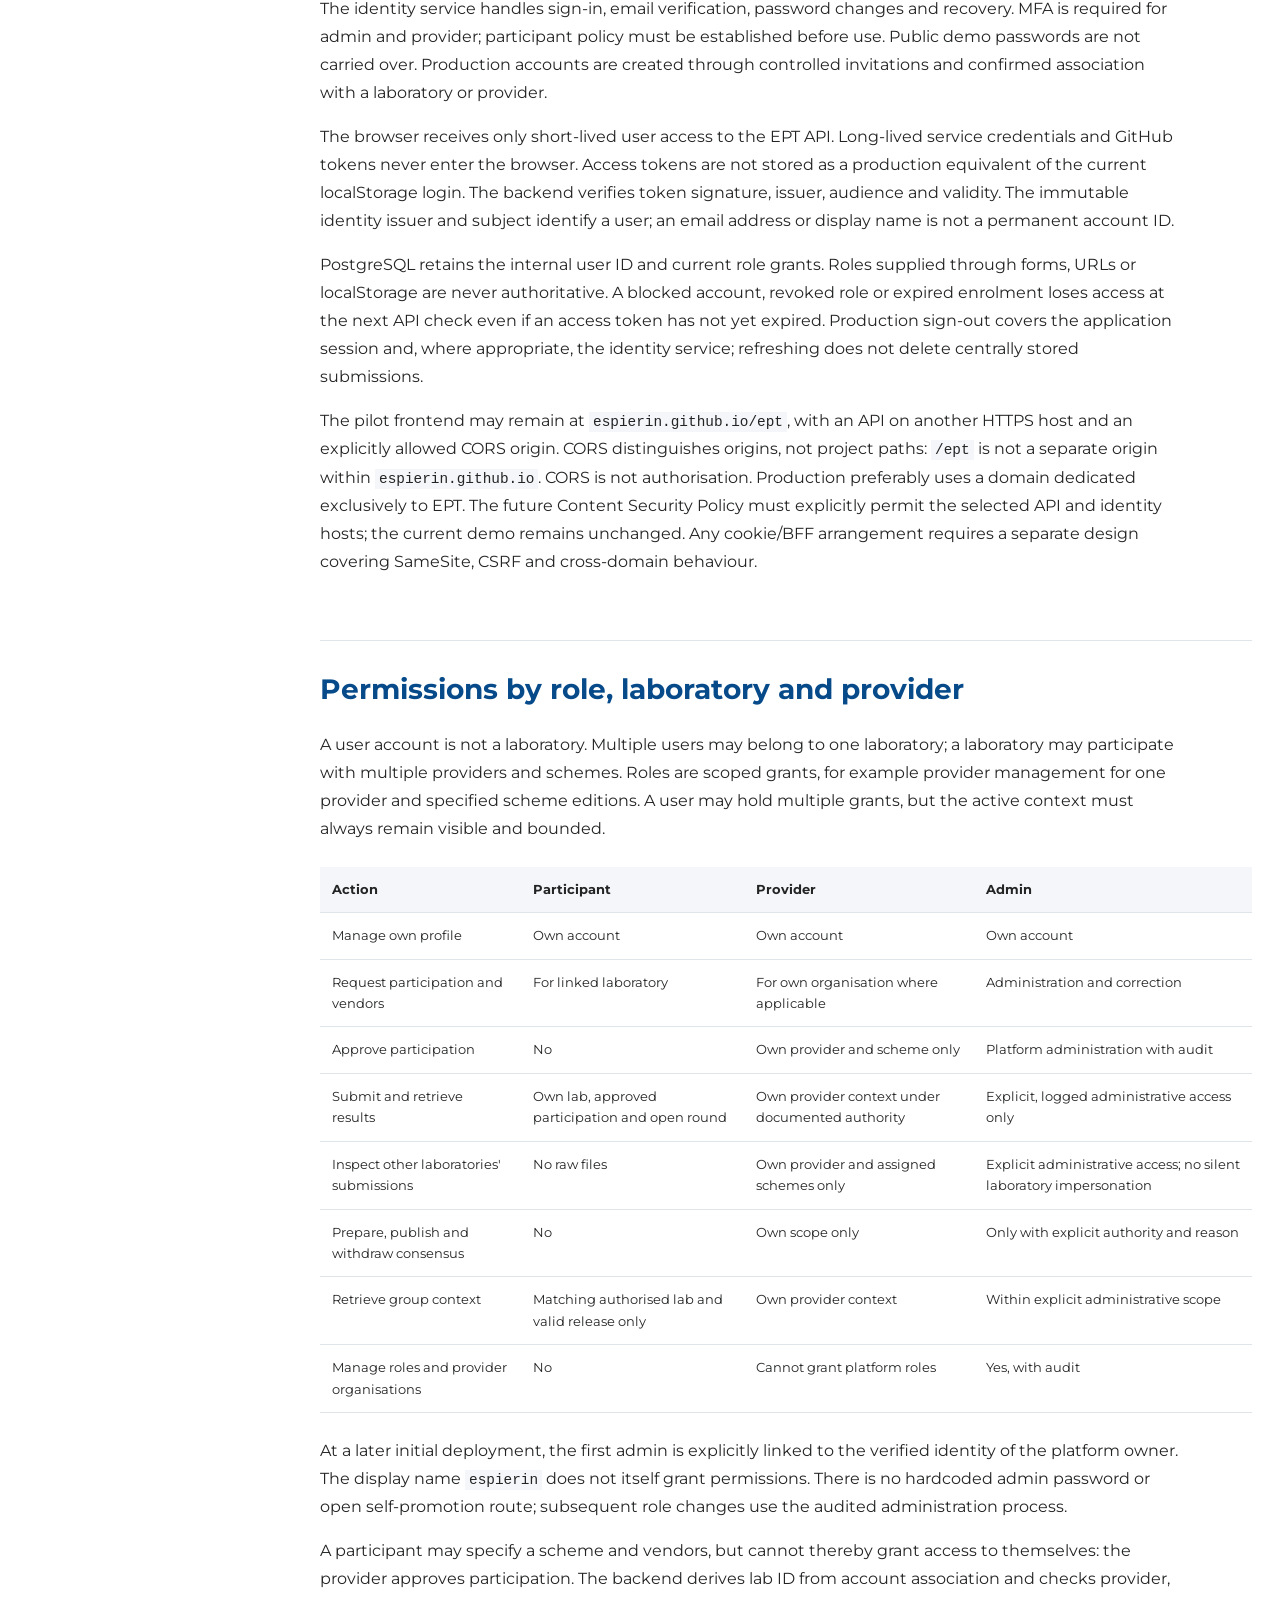
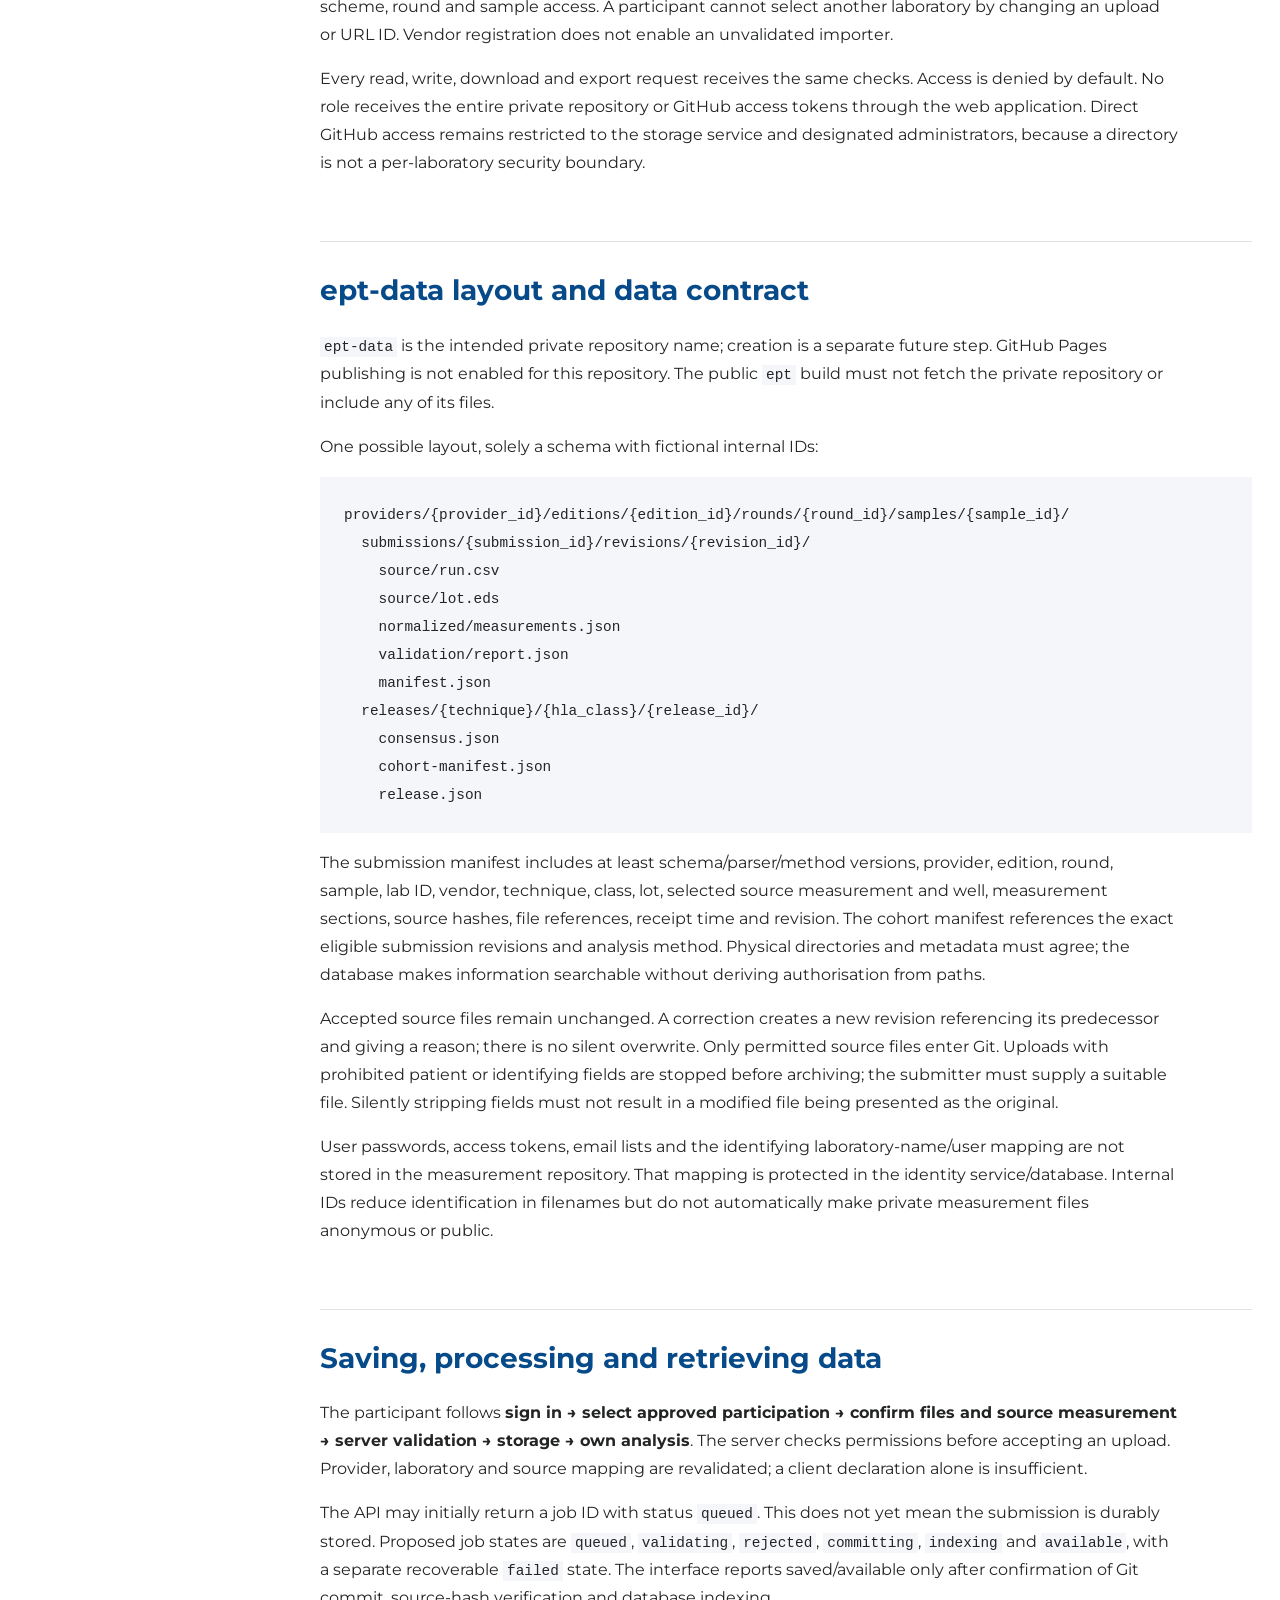
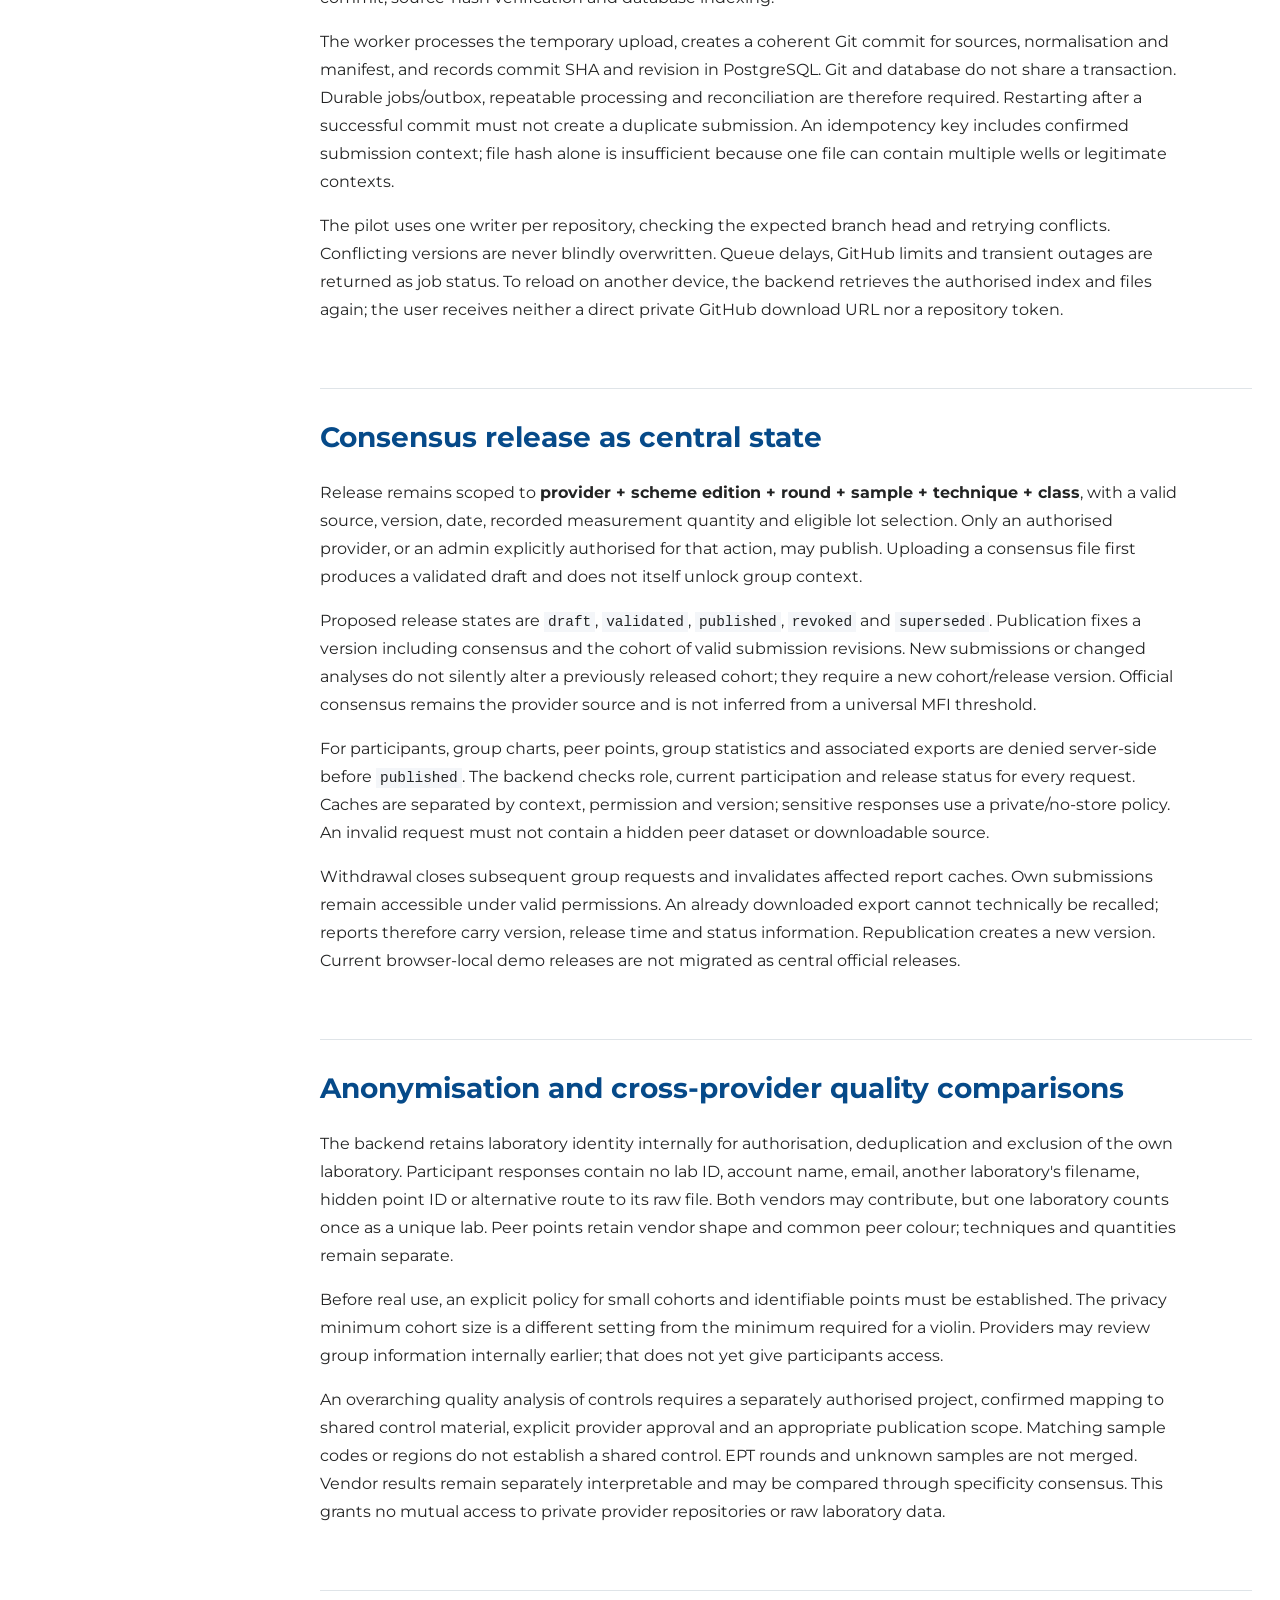
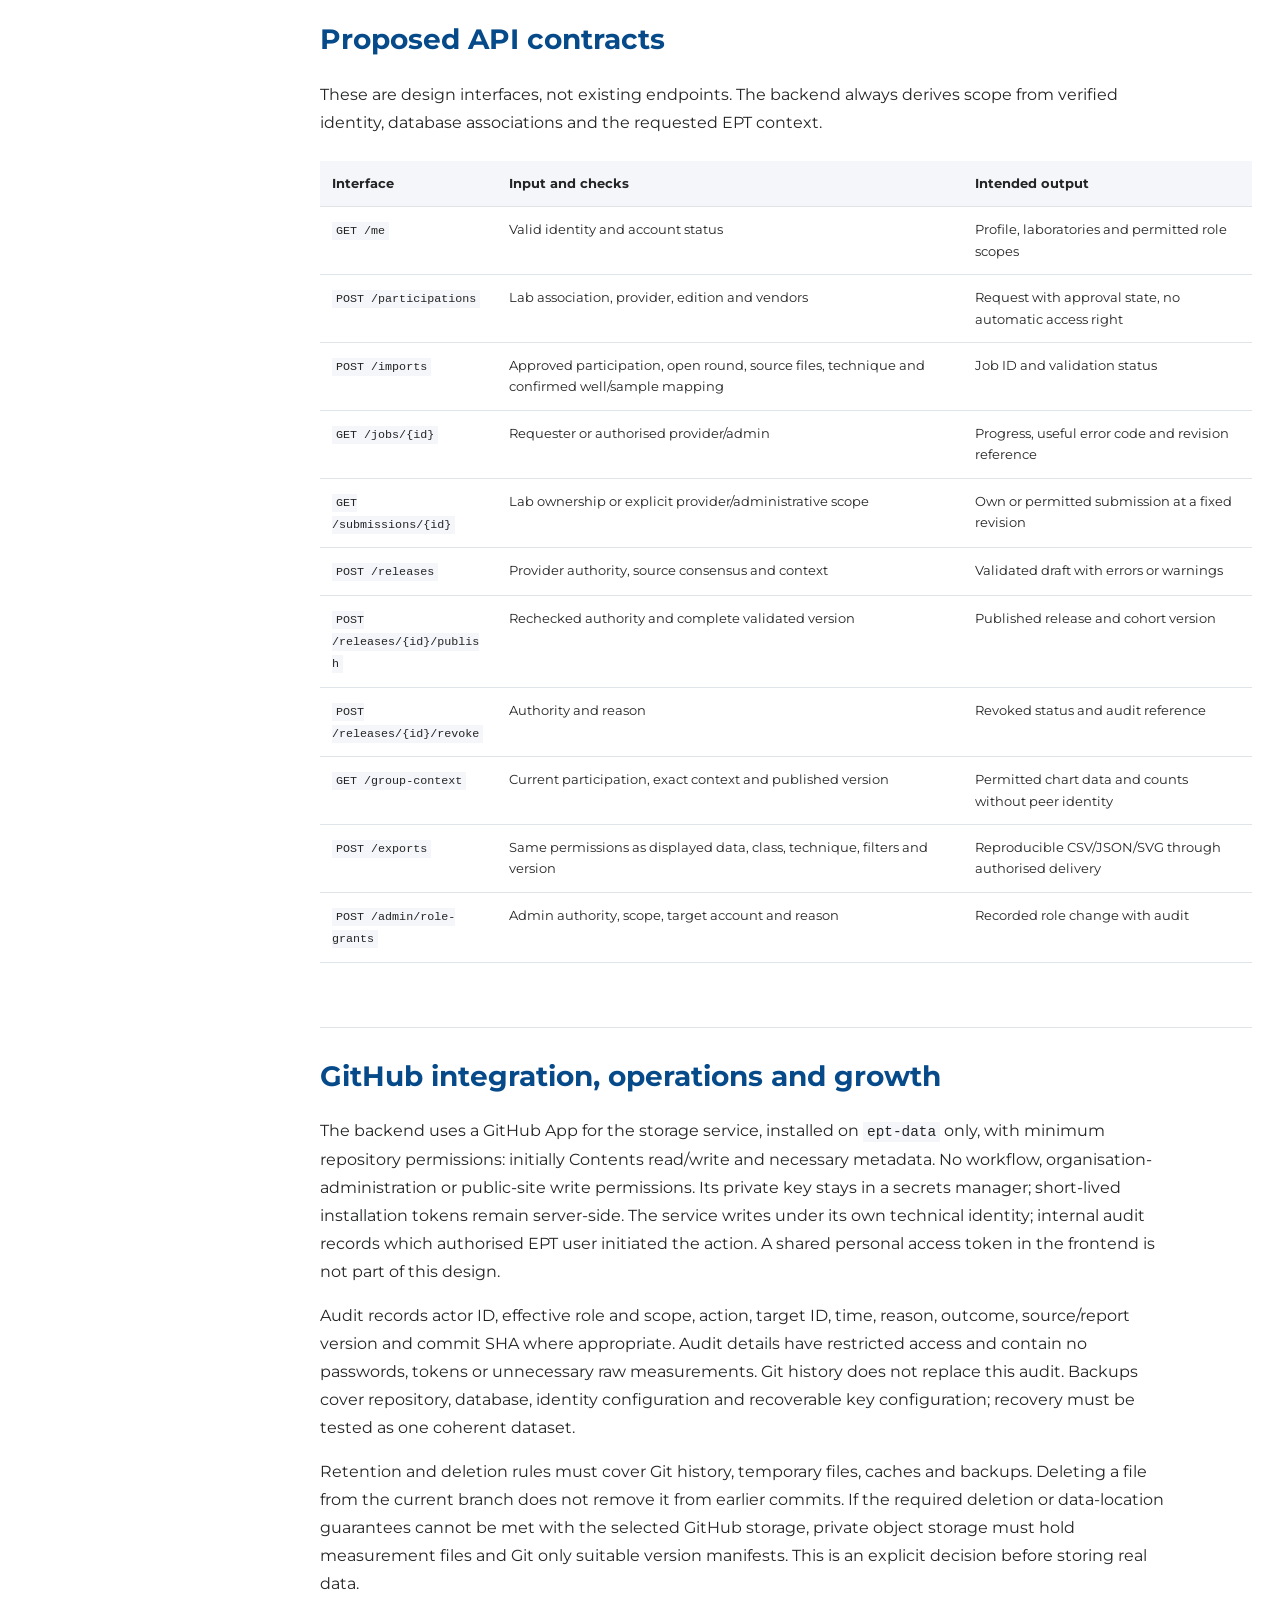
<file: docs/concept_EN.html>
<!doctype html><html lang="en"><head><meta charset="utf-8"><meta name="viewport" content="width=device-width,initial-scale=1"><meta name="referrer" content="strict-origin-when-cross-origin"><title>EFI EPT - platform concept</title><link rel="icon" href="assets/logo-color.svg"><link rel="stylesheet" href="assets/efi.css"><link rel="stylesheet" href="assets/tokens.css"><link rel="stylesheet" href="assets/specimen.css"><script src="assets/style-demo.js" defer></script></head><body><header class="top"><img src="assets/logo-color.svg" alt="EFI"><a class="brand" href="index_EN.html">EPT Insights</a><div class="header-actions"><a href="app/">Prototype</a><a href="manual_EN.html">Manual</a><a href="concept_EN.html">Concept</a><a href="efi-style_EN.html">EFI</a><a href="style_EN.html">Style guide</a><a class="language-switch" href="concept_NL.html" lang="nl" hreflang="nl">NL</a><button class="print" onclick="window.print()">Print</button></div></header><div class="hero"><div class="eyebrow">EFI · EPT · Research prototype</div><h1>EFI EPT - platform concept</h1><p>Public design documentation · work in progress</p><img class="hero-logo" src="assets/logo-white.svg" alt="EFI"></div><div class="layout"><aside><strong>CONTENTS</strong><a href="#purpose">Purpose</a><a href="#ept-context-and-identity">EPT context and identity</a><a href="#own-data-and-release">Own data and release</a><a href="#techniques-and-vendors">Techniques and vendors</a><a href="#laboratory-report">Laboratory report</a><a href="#input-and-output">Input and output</a><a href="#privacy-and-publication">Privacy and publication</a><a href="#design-images">Design images</a><a href="#public-sources">Public sources</a><a href="#separate-dashboards-by-user-role">Separate dashboards by user role</a><a href="#roles-sign-in-and-participant-workflow">Roles, sign-in and participant workflow</a><a href="#logarithmic-axis-subdivisions">Logarithmic axis subdivisions</a><a href="#mfi-display">MFI display</a><a href="#both-demo-classes-and-a-fixed-mfi-axis">Both demo classes and a fixed MFI axis</a><a href="#proposed-central-architecture-status-and-scope">Proposed central architecture: status and scope</a><a href="#required-backend-and-hosting">Required backend and hosting</a><a href="#real-sign-in-and-account-lifecycle">Real sign-in and account lifecycle</a><a href="#permissions-by-role-laboratory-and-provider">Permissions by role, laboratory and provider</a><a href="#ept-data-layout-and-data-contract">ept-data layout and data contract</a><a href="#saving-processing-and-retrieving-data">Saving, processing and retrieving data</a><a href="#consensus-release-as-central-state">Consensus release as central state</a><a href="#anonymisation-and-cross-provider-quality-comparisons">Anonymisation and cross-provider quality comparisons</a><a href="#proposed-api-contracts">Proposed API contracts</a><a href="#github-integration-operations-and-growth">GitHub integration, operations and growth</a><a href="#conditions-for-a-later-implementation-phase">Conditions for a later implementation phase</a><a href="#technical-sources-for-the-architecture-proposal">Technical sources for the architecture proposal</a><a href="concept_EN.md">Markdown</a></aside><main><p>Version 1.1 · 16 October 2026 · Public design documentation</p>
<p><strong>Status on 16 October 2026:</strong> the current browser demo and proposed central platform are described separately below. The private storage, real sign-in and external backend proposal is documentation only; these features have not been implemented.</p>
<h2 id="purpose">Purpose</h2>
<p>A bilingual research prototype for supplementary analysis of HLA single antigen bead results within EPT distributions. Participants can inspect their own measurements and compare them with suitable references after provider release. This is a developing design, not an official EFI service, accreditation assessment or medical advice.</p>
<h2 id="ept-context-and-identity">EPT context and identity</h2>
<p>The structure is <strong>provider → scheme/year edition → round → sample → technique → lot-specific analytical target</strong>. Identical sample codes at different providers do not identify the same material. Providers, rounds and samples stay separate. Region is organisational metadata, not a peer-group definition. Provider enrolment is recorded only after confirmation.</p>
<h2 id="own-data-and-release">Own data and release</h2>
<p>A participant can upload, validate and inspect own data before consensus release. Group data remain restricted. The authorised provider uploads officially released consensus with scope and version; validation and processing unlock the matching group context for authorised participants. A date, filename or participant action cannot trigger this.</p>
<p>The first local version processes files solely in the browser. There is no central upload, account environment or production permission model yet. Local demonstration of consensus release is not real provider authorisation. Real collaboration requires private submission contexts and access enforcement.</p>
<h2 id="techniques-and-vendors">Techniques and vendors</h2>
<p>Conventional <strong>IgG SAB</strong>, <strong>C1q</strong> and <strong>C3d</strong> are parallel, separate techniques. Shared beadsets do not make measurements or consensus interchangeable. SAB in the interface means IgG SAB. Werfen/Immucor and Thermo Fisher/One Lambda have separate importer adapters; the first implementation starts with Werfen xPONENT CSV + EDS. MATCH IT! follows later. Unvalidated formats are explicitly rejected.</p>
<h2 id="laboratory-report">Laboratory report</h2>
<p>Technique offers SAB/C1q/C3d. Locus offers A, B, C, DRB1, DRB3-4-5, DQ and DP. Both rows align; multiple loci can be selected. The chart axis shows bead composition as a <strong>PL String</strong>, never bead numbers as main labels. DQ/DP chains are paired only through confirmed mapping; ambiguous exports are not silently reconstructed.</p>
<p><strong>Merge</strong> computes one violin from pooled eligible vendor measurements for the same target. <strong>Separate</strong> computes one violin per vendor. Context, technique, quantity and explicit lot selection stay fixed. A laboratory can contribute two vendor measurements while counting once as a unique lab. Show laboratory and measurement counts. Own values are excluded from the reference by default.</p>
<p>MFI axes always start on <strong>log10</strong>, with original MFI units as labels. Zero, negative, missing and invalid remain separate; no silent replacement with 1. Small cohorts do not get artificial violins. Peer points use circles for Werfen and squares for One Lambda, all blue. Own points use the same vendor shape, are larger and coral. Peer points contain no laboratory identity.</p>
<h2 id="input-and-output">Input and output</h2>
<p>Input comprises source exports, technique, lot metadata and confirmed mapping of local samples to the EPT context. EDS files support lot-specific bead annotations. Control beads are distinct from analytical targets. Source values remain unchanged; corrected and normalised measurements are different quantities. HAML can support interchange but does not replace provider/release metadata.</p>
<p>Outputs include import validation, own measurement tables, context-specific charts and reproducible JSON/CSV/SVG exports with source hash, method version, inclusions, exclusions and active filters. Official consensus assignments originate from provider consensus, never a substituted universal MFI cutoff.</p>
<h2 id="privacy-and-publication">Privacy and publication</h2>
<p>This public site contains approved design documentation, style conventions and synthetic illustrations only. Private correspondence, source PDFs, patient fields, tokens and real participant data are not published. Removing names does not automatically make peer data public. GitHub Pages is the public documentation layer; confidential data require a separate private context.</p>
<h2 id="design-images">Design images</h2>
<p>The images are synthetic orientation views; implementation uses original logos and SVG components.</p>
<p><img alt="Round overview after release" src="assets/mockups/overview-en.png" /></p>
<p><img alt="Own results before consensus" src="assets/mockups/own-en.png" /></p>
<p><img alt="Group context after consensus" src="assets/mockups/report-en.png" /></p>
<h2 id="public-sources">Public sources</h2>
<ul>
<li><a href="https://efi-web.org/efi-committees/ept-committee">EFI EPT Committee</a></li>
<li><a href="https://efi-web.org/efi-committees/ept-committee/ept-providers">EFI EPT providers</a></li>
<li><a href="https://github.com/societyforimmunepolymorphism/haml">HAML</a></li>
<li><a href="https://github.com/IHIW/Converters">IHIW converters</a></li>
<li><a href="https://github.com/lcreteig/hlapro">hlapro and public mock files</a></li>
<li><a href="https://plstring.org/">PL String specification</a></li>
</ul>
<p>Public source links do not establish collaboration or enrolment. <a href="efi-style_EN.html">EFI</a><a href="style_EN.html">EFI style guide</a>.</p>
<h2 id="separate-dashboards-by-user-role">Separate dashboards by user role</h2>
<p>The participating laboratory dashboard contains its own import, measurements, report and exports. Group context becomes visible only after release by its EPT provider. The separate provider dashboard contains the overview by provider, scheme/edition, round, sample and technique, with consensus validation and release. Providers and techniques remain separate.</p>
<p>In the current browser prototype, the dashboard selector switches between these routes. This is navigation within a simulation, not authentication or secure authorisation. A new laboratory import rechecks whether a valid local demo release exists for the active context; otherwise only own data remain visible.</p>
<h2 id="roles-sign-in-and-participant-workflow">Roles, sign-in and participant workflow</h2>
<p>There are three demo roles: admin, provider and participant. Admin espierin sees the account overview and can inspect the other two dashboards. Provider provider_1 sees the consensus route. Participant participant_1 first chooses EPT schemes and vendors, then imports CSV and EDS, and sees analyses only after confirmation. Reporting remains linked to the enrolled provider and scheme edition. One Lambda participation can already be registered; its importer is not yet available.</p>
<p>My profile lets you add an optional email address and change your password. A password change requires the current password and repetition of the new password. No emails are sent and email recovery is not yet available. Signing out clears imported results and reference data from the session.</p>
<p>This is a local account simulation on GitHub Pages. The site contains salted PBKDF2-SHA256 verifiers with 210,000 iterations, with no readable initial passwords. Changed passwords, email and scheme enrolments are stored in localStorage under ept-demo-accounts-v1 and apply only to this browser and site origin. Login is not retained after refresh. Clearing local storage restores the original demo accounts. Even with hashes, browser code cannot enforce real authorisation; every publicly published file remains public. Production requires an authentication service, protected storage and server-side checks by role, provider and enrolment. Email verification and account recovery follow in that phase.</p>
<h2 id="logarithmic-axis-subdivisions">Logarithmic axis subdivisions</h2>
<p>The MFI axis defaults to log10. Major ticks mark powers of ten. Each decade contains short axis ticks for multiples 2 through 9, positioned logarithmically. These subdivisions do not extend as gridlines into the chart. Linear mode has no logarithmic minor ticks. SVG export preserves the subdivisions.</p>
<h2 id="mfi-display">MFI display</h2>
<p>Display MFI values as rounded integers with no dot, comma or space as a thousands separator. Apply this to tables, axis labels and tooltips in both languages. Example: 8001.5 is displayed as 8002. Calculations and CSV/JSON data exports retain original precision; point positions are bounded only at the visible axis limits; SVG export follows the visual integer display.</p>
<p>Demo releases are retained in this browser by provider, scheme, round, sample, class and technique. A matching participant import applies the release; withdrawal removes that local release. Other browsers do not yet share this status. No raw laboratory results are stored centrally.</p>
<h2 id="both-demo-classes-and-a-fixed-mfi-axis">Both demo classes and a fixed MFI axis</h2>
<p>The public demo includes class I (four HLA beads) and class II (five HLA beads), each with its own CSV and EDS lot file. Admin and provider receive both demo classes after sign-in. A participant first confirms a public demo import; the other demo class is then added automatically. This applies only to the public demo. User-selected files do not automatically mix with demo data. Use buttons I and II to switch. Data, lot, loci, measurement section and consensus remain separate by class; signing out clears both imports.</p>
<p>All MFI charts use a fixed visible range from 1 through 30000 in both logarithmic and linear modes. The log axis has major ticks at 1, 10, 100, 1000, 10000 and the upper limit 30000, with short logarithmic subdivisions on the axis only. Values outside the visible range receive dashed boundary markers and are counted in the chart explanation. Source data, calculations and numeric exports retain their original values. Ticks at 10, 100, 1000 and 10000 are longer than minor ticks. Values above 30000 are plotted at exactly 30000. Fixing the axis does not change measurements.</p>
<p>Five additional browser checks in <code>app/tests/classes.cjs</code> cover default class II import, paired DQ/DP specificities, switching back to class I, both fixed axes, values below 1 and above 30000, export precision and clearing both classes on sign-out.</p>
<h2 id="proposed-central-architecture-status-and-scope">Proposed central architecture: status and scope</h2>
<p><strong>Design proposal dated 16 October 2026, not implemented.</strong> The current local browser demo continues to behave as documented. The <code>ept-data</code> repository, backend, identity service and production permissions below have not been created. Demo accounts do not automatically become production accounts. These sections describe the intended next phase and do not replace existing access control with a security claim.</p>
<p>The preferred design retains the public website on GitHub Pages and stores permitted source files and processed measurement files in a separate <strong>private repository named <code>ept-data</code></strong>. An external backend provides real sign-in, authorisation, validation, storage and report delivery. Users do not need GitHub accounts or direct repository access.</p>
<div class="table-scroll"><table>
<thead>
<tr>
<th>Component</th>
<th>Intended responsibility</th>
<th>Location and access</th>
</tr>
</thead>
<tbody>
<tr>
<td>Public <code>ept</code> repository and GitHub Pages</td>
<td>Interface, code, manual, style guide and permitted demo files</td>
<td>Public; no real submissions or secret keys</td>
</tr>
<tr>
<td>Private <code>ept-data</code> repository</td>
<td>Unchanged permitted sources, normalised measurement files, import manifests and consensus versions</td>
<td>Storage service and explicitly authorised administrators only</td>
</tr>
<tr>
<td>FastAPI backend</td>
<td>Verify sessions/tokens, enforce role and scope, serve the API and exports</td>
<td>Separate HTTPS hosting; does not run in GitHub Pages</td>
</tr>
<tr>
<td>PostgreSQL</td>
<td>Account identifiers, labs, provider relationships, roles, approved enrolments, job status, file index and audit</td>
<td>Private database behind the backend</td>
</tr>
<tr>
<td>Background worker</td>
<td>Validate/process files, write Git commits and update the index</td>
<td>Separate process with durable PostgreSQL jobs</td>
</tr>
<tr>
<td>OpenID Connect identity service</td>
<td>Passwords, email verification, recovery and MFA</td>
<td>Managed identity service; no password database in Git</td>
</tr>
<tr>
<td>Private temporary file storage and secret management</td>
<td>Controlled upload buffer and protected service keys</td>
<td>Backend environment with restricted retention and access</td>
</tr>
</tbody>
</table></div>
<p>This is a concrete preferred stack, not a technical requirement to use Python. Another backend is possible if it meets the same authorisation, storage and processing contracts. Hosting provider, identity service, region, agreements and costs must be selected before implementation.</p>
<h2 id="required-backend-and-hosting">Required backend and hosting</h2>
<p>The minimum comprises an HTTPS API, background worker, durable PostgreSQL database, OpenID Connect provider and secure secret management. A PostgreSQL job table can provide the pilot's durable queue; Redis is then optional. The worker runs outside the web request, so an upload or GitHub outage does not depend on keeping a browser tab open. Temporary uploads are encrypted in private object storage and deleted after processing or rejection according to a configured retention period.</p>
<p>FastAPI is proposed as a container service, with a separate worker process and managed database. Both processes must resume unfinished work reliably after restart. The proposal does not require a dedicated physical server, but does require external compute and storage services alongside GitHub Pages. GitHub Actions may later run checks or scheduled archiving; it is not the interactive sign-in or access-control server.</p>
<p>The backend validates files even if the browser has already checked them. Browser validation is user assistance only. Supported formats, size, encoding, lot matching, samples, technique, class assignment and measurement sections are checked again server-side. The first central importer remains Werfen xPONENT CSV + EDS; One Lambda, MATCH IT!, C1q and C3d receive production status only after their own validation.</p>
<p>Hosting must support HTTPS, fixed permitted redirect URLs, private database connections, separate test/production environments, monitoring, backups and recovery. Real data additionally require decisions about location, retention and organisational responsibilities. An EU region for API/database does not automatically give GitHub storage the same data location; suitability of the selected GitHub service requires a separate assessment.</p>
<h2 id="real-sign-in-and-account-lifecycle">Real sign-in and account lifecycle</h2>
<p>The proposal uses OpenID Connect with <strong>Authorization Code + PKCE</strong>, through an appropriate client library. The identity service handles sign-in, email verification, password changes and recovery. MFA is required for admin and provider; participant policy must be established before use. Public demo passwords are not carried over. Production accounts are created through controlled invitations and confirmed association with a laboratory or provider.</p>
<p>The browser receives only short-lived user access to the EPT API. Long-lived service credentials and GitHub tokens never enter the browser. Access tokens are not stored as a production equivalent of the current localStorage login. The backend verifies token signature, issuer, audience and validity. The immutable identity issuer and subject identify a user; an email address or display name is not a permanent account ID.</p>
<p>PostgreSQL retains the internal user ID and current role grants. Roles supplied through forms, URLs or localStorage are never authoritative. A blocked account, revoked role or expired enrolment loses access at the next API check even if an access token has not yet expired. Production sign-out covers the application session and, where appropriate, the identity service; refreshing does not delete centrally stored submissions.</p>
<p>The pilot frontend may remain at <code>espierin.github.io/ept</code>, with an API on another HTTPS host and an explicitly allowed CORS origin. CORS distinguishes origins, not project paths: <code>/ept</code> is not a separate origin within <code>espierin.github.io</code>. CORS is not authorisation. Production preferably uses a domain dedicated exclusively to EPT. The future Content Security Policy must explicitly permit the selected API and identity hosts; the current demo remains unchanged. Any cookie/BFF arrangement requires a separate design covering SameSite, CSRF and cross-domain behaviour.</p>
<h2 id="permissions-by-role-laboratory-and-provider">Permissions by role, laboratory and provider</h2>
<p>A user account is not a laboratory. Multiple users may belong to one laboratory; a laboratory may participate with multiple providers and schemes. Roles are scoped grants, for example provider management for one provider and specified scheme editions. A user may hold multiple grants, but the active context must always remain visible and bounded.</p>
<div class="table-scroll"><table>
<thead>
<tr>
<th>Action</th>
<th>Participant</th>
<th>Provider</th>
<th>Admin</th>
</tr>
</thead>
<tbody>
<tr>
<td>Manage own profile</td>
<td>Own account</td>
<td>Own account</td>
<td>Own account</td>
</tr>
<tr>
<td>Request participation and vendors</td>
<td>For linked laboratory</td>
<td>For own organisation where applicable</td>
<td>Administration and correction</td>
</tr>
<tr>
<td>Approve participation</td>
<td>No</td>
<td>Own provider and scheme only</td>
<td>Platform administration with audit</td>
</tr>
<tr>
<td>Submit and retrieve results</td>
<td>Own lab, approved participation and open round</td>
<td>Own provider context under documented authority</td>
<td>Explicit, logged administrative access only</td>
</tr>
<tr>
<td>Inspect other laboratories' submissions</td>
<td>No raw files</td>
<td>Own provider and assigned schemes only</td>
<td>Explicit administrative access; no silent laboratory impersonation</td>
</tr>
<tr>
<td>Prepare, publish and withdraw consensus</td>
<td>No</td>
<td>Own scope only</td>
<td>Only with explicit authority and reason</td>
</tr>
<tr>
<td>Retrieve group context</td>
<td>Matching authorised lab and valid release only</td>
<td>Own provider context</td>
<td>Within explicit administrative scope</td>
</tr>
<tr>
<td>Manage roles and provider organisations</td>
<td>No</td>
<td>Cannot grant platform roles</td>
<td>Yes, with audit</td>
</tr>
</tbody>
</table></div>
<p>At a later initial deployment, the first admin is explicitly linked to the verified identity of the platform owner. The display name <code>espierin</code> does not itself grant permissions. There is no hardcoded admin password or open self-promotion route; subsequent role changes use the audited administration process.</p>
<p>A participant may specify a scheme and vendors, but cannot thereby grant access to themselves: the provider approves participation. The backend derives lab ID from account association and checks provider, scheme, round and sample access. A participant cannot select another laboratory by changing an upload or URL ID. Vendor registration does not enable an unvalidated importer.</p>
<p>Every read, write, download and export request receives the same checks. Access is denied by default. No role receives the entire private repository or GitHub access tokens through the web application. Direct GitHub access remains restricted to the storage service and designated administrators, because a directory is not a per-laboratory security boundary.</p>
<h2 id="ept-data-layout-and-data-contract">ept-data layout and data contract</h2>
<p><code>ept-data</code> is the intended private repository name; creation is a separate future step. GitHub Pages publishing is not enabled for this repository. The public <code>ept</code> build must not fetch the private repository or include any of its files.</p>
<p>One possible layout, solely a schema with fictional internal IDs:</p>
<pre><code class="language-text">providers/{provider_id}/editions/{edition_id}/rounds/{round_id}/samples/{sample_id}/
  submissions/{submission_id}/revisions/{revision_id}/
    source/run.csv
    source/lot.eds
    normalized/measurements.json
    validation/report.json
    manifest.json
  releases/{technique}/{hla_class}/{release_id}/
    consensus.json
    cohort-manifest.json
    release.json
</code></pre>
<p>The submission manifest includes at least schema/parser/method versions, provider, edition, round, sample, lab ID, vendor, technique, class, lot, selected source measurement and well, measurement sections, source hashes, file references, receipt time and revision. The cohort manifest references the exact eligible submission revisions and analysis method. Physical directories and metadata must agree; the database makes information searchable without deriving authorisation from paths.</p>
<p>Accepted source files remain unchanged. A correction creates a new revision referencing its predecessor and giving a reason; there is no silent overwrite. Only permitted source files enter Git. Uploads with prohibited patient or identifying fields are stopped before archiving; the submitter must supply a suitable file. Silently stripping fields must not result in a modified file being presented as the original.</p>
<p>User passwords, access tokens, email lists and the identifying laboratory-name/user mapping are not stored in the measurement repository. That mapping is protected in the identity service/database. Internal IDs reduce identification in filenames but do not automatically make private measurement files anonymous or public.</p>
<h2 id="saving-processing-and-retrieving-data">Saving, processing and retrieving data</h2>
<p>The participant follows <strong>sign in → select approved participation → confirm files and source measurement → server validation → storage → own analysis</strong>. The server checks permissions before accepting an upload. Provider, laboratory and source mapping are revalidated; a client declaration alone is insufficient.</p>
<p>The API may initially return a job ID with status <code>queued</code>. This does not yet mean the submission is durably stored. Proposed job states are <code>queued</code>, <code>validating</code>, <code>rejected</code>, <code>committing</code>, <code>indexing</code> and <code>available</code>, with a separate recoverable <code>failed</code> state. The interface reports saved/available only after confirmation of Git commit, source-hash verification and database indexing.</p>
<p>The worker processes the temporary upload, creates a coherent Git commit for sources, normalisation and manifest, and records commit SHA and revision in PostgreSQL. Git and database do not share a transaction. Durable jobs/outbox, repeatable processing and reconciliation are therefore required. Restarting after a successful commit must not create a duplicate submission. An idempotency key includes confirmed submission context; file hash alone is insufficient because one file can contain multiple wells or legitimate contexts.</p>
<p>The pilot uses one writer per repository, checking the expected branch head and retrying conflicts. Conflicting versions are never blindly overwritten. Queue delays, GitHub limits and transient outages are returned as job status. To reload on another device, the backend retrieves the authorised index and files again; the user receives neither a direct private GitHub download URL nor a repository token.</p>
<h2 id="consensus-release-as-central-state">Consensus release as central state</h2>
<p>Release remains scoped to <strong>provider + scheme edition + round + sample + technique + class</strong>, with a valid source, version, date, recorded measurement quantity and eligible lot selection. Only an authorised provider, or an admin explicitly authorised for that action, may publish. Uploading a consensus file first produces a validated draft and does not itself unlock group context.</p>
<p>Proposed release states are <code>draft</code>, <code>validated</code>, <code>published</code>, <code>revoked</code> and <code>superseded</code>. Publication fixes a version including consensus and the cohort of valid submission revisions. New submissions or changed analyses do not silently alter a previously released cohort; they require a new cohort/release version. Official consensus remains the provider source and is not inferred from a universal MFI threshold.</p>
<p>For participants, group charts, peer points, group statistics and associated exports are denied server-side before <code>published</code>. The backend checks role, current participation and release status for every request. Caches are separated by context, permission and version; sensitive responses use a private/no-store policy. An invalid request must not contain a hidden peer dataset or downloadable source.</p>
<p>Withdrawal closes subsequent group requests and invalidates affected report caches. Own submissions remain accessible under valid permissions. An already downloaded export cannot technically be recalled; reports therefore carry version, release time and status information. Republication creates a new version. Current browser-local demo releases are not migrated as central official releases.</p>
<h2 id="anonymisation-and-cross-provider-quality-comparisons">Anonymisation and cross-provider quality comparisons</h2>
<p>The backend retains laboratory identity internally for authorisation, deduplication and exclusion of the own laboratory. Participant responses contain no lab ID, account name, email, another laboratory's filename, hidden point ID or alternative route to its raw file. Both vendors may contribute, but one laboratory counts once as a unique lab. Peer points retain vendor shape and common peer colour; techniques and quantities remain separate.</p>
<p>Before real use, an explicit policy for small cohorts and identifiable points must be established. The privacy minimum cohort size is a different setting from the minimum required for a violin. Providers may review group information internally earlier; that does not yet give participants access.</p>
<p>An overarching quality analysis of controls requires a separately authorised project, confirmed mapping to shared control material, explicit provider approval and an appropriate publication scope. Matching sample codes or regions do not establish a shared control. EPT rounds and unknown samples are not merged. Vendor results remain separately interpretable and may be compared through specificity consensus. This grants no mutual access to private provider repositories or raw laboratory data.</p>
<h2 id="proposed-api-contracts">Proposed API contracts</h2>
<p>These are design interfaces, not existing endpoints. The backend always derives scope from verified identity, database associations and the requested EPT context.</p>
<div class="table-scroll"><table>
<thead>
<tr>
<th>Interface</th>
<th>Input and checks</th>
<th>Intended output</th>
</tr>
</thead>
<tbody>
<tr>
<td><code>GET /me</code></td>
<td>Valid identity and account status</td>
<td>Profile, laboratories and permitted role scopes</td>
</tr>
<tr>
<td><code>POST /participations</code></td>
<td>Lab association, provider, edition and vendors</td>
<td>Request with approval state, no automatic access right</td>
</tr>
<tr>
<td><code>POST /imports</code></td>
<td>Approved participation, open round, source files, technique and confirmed well/sample mapping</td>
<td>Job ID and validation status</td>
</tr>
<tr>
<td><code>GET /jobs/{id}</code></td>
<td>Requester or authorised provider/admin</td>
<td>Progress, useful error code and revision reference</td>
</tr>
<tr>
<td><code>GET /submissions/{id}</code></td>
<td>Lab ownership or explicit provider/administrative scope</td>
<td>Own or permitted submission at a fixed revision</td>
</tr>
<tr>
<td><code>POST /releases</code></td>
<td>Provider authority, source consensus and context</td>
<td>Validated draft with errors or warnings</td>
</tr>
<tr>
<td><code>POST /releases/{id}/publish</code></td>
<td>Rechecked authority and complete validated version</td>
<td>Published release and cohort version</td>
</tr>
<tr>
<td><code>POST /releases/{id}/revoke</code></td>
<td>Authority and reason</td>
<td>Revoked status and audit reference</td>
</tr>
<tr>
<td><code>GET /group-context</code></td>
<td>Current participation, exact context and published version</td>
<td>Permitted chart data and counts without peer identity</td>
</tr>
<tr>
<td><code>POST /exports</code></td>
<td>Same permissions as displayed data, class, technique, filters and version</td>
<td>Reproducible CSV/JSON/SVG through authorised delivery</td>
</tr>
<tr>
<td><code>POST /admin/role-grants</code></td>
<td>Admin authority, scope, target account and reason</td>
<td>Recorded role change with audit</td>
</tr>
</tbody>
</table></div>
<h2 id="github-integration-operations-and-growth">GitHub integration, operations and growth</h2>
<p>The backend uses a GitHub App for the storage service, installed on <code>ept-data</code> only, with minimum repository permissions: initially Contents read/write and necessary metadata. No workflow, organisation-administration or public-site write permissions. Its private key stays in a secrets manager; short-lived installation tokens remain server-side. The service writes under its own technical identity; internal audit records which authorised EPT user initiated the action. A shared personal access token in the frontend is not part of this design.</p>
<p>Audit records actor ID, effective role and scope, action, target ID, time, reason, outcome, source/report version and commit SHA where appropriate. Audit details have restricted access and contain no passwords, tokens or unnecessary raw measurements. Git history does not replace this audit. Backups cover repository, database, identity configuration and recoverable key configuration; recovery must be tested as one coherent dataset.</p>
<p>Retention and deletion rules must cover Git history, temporary files, caches and backups. Deleting a file from the current branch does not remove it from earlier commits. If the required deletion or data-location guarantees cannot be met with the selected GitHub storage, private object storage must hold measurement files and Git only suitable version manifests. This is an explicit decision before storing real data.</p>
<p>GitHub is a version archive for a bounded pilot in this design, not a database for every individual measurement or chart click. PostgreSQL is the operational authorisation and index layer. Size, commit throughput, waiting times, conflicts and retention needs are measured. Growth or different retention requirements may lead to object storage using the same file contracts, with GitHub as a manifest/version archive. No costs or maximum participant counts are asserted at this stage.</p>
<h2 id="conditions-for-a-later-implementation-phase">Conditions for a later implementation phase</h2>
<p>Before implementation, decide hosting/identity service, domain, data location, permitted source content, retention, provider authority, participation approval and the privacy policy for small cohorts. This design creates no external services, keys or accounts.</p>
<p>Later acceptance tests must show at least that participants cannot select another lab, providers cannot access another provider, self-registration cannot approve participation, hidden endpoints and exports enforce the same rights, and blocking/withdrawal take effect even with still-valid tokens. Also required: no peer access before release, no mixing classes/techniques/measurement sections, correct dual-vendor deduplication, intact file hashes, no duplicate commits on retry, recovery after failure between Git commit and database update, and successful backup/recovery and deletion exercises. Permissions must be tested with genuinely separate accounts and server checks, not merely by hiding buttons.</p>
<h2 id="technical-sources-for-the-architecture-proposal">Technical sources for the architecture proposal</h2>
<p>The cited product capabilities were checked on 16 October 2026. The architecture choices above are project proposals, not EPT functionality supplied by GitHub.</p>
<ul>
<li><a href="https://docs.github.com/en/pages/getting-started-with-github-pages/what-is-github-pages">GitHub Pages is static hosting</a>.</li>
<li><a href="https://docs.github.com/en/rest/repos/contents">GitHub repository contents API</a>.</li>
<li><a href="https://docs.github.com/en/apps/creating-github-apps/authenticating-with-a-github-app/generating-an-installation-access-token-for-a-github-app">GitHub App installation tokens and restricted repository permissions</a>.</li>
<li><a href="https://docs.github.com/en/apps/creating-github-apps/about-creating-github-apps/best-practices-for-creating-a-github-app">GitHub App: credentials and authorisation</a>.</li>
<li><a href="https://docs.github.com/en/repositories/creating-and-managing-repositories/repository-limits">GitHub repository limits</a>.</li>
<li><a href="https://fastapi.tiangolo.com/deployment/concepts/">FastAPI deployment concepts</a>.</li>
<li><a href="https://www.rfc-editor.org/rfc/rfc9700.html">OAuth 2.0 Security Best Current Practice, RFC 9700</a>.</li>
</ul></main></div><footer>Project documentation · not an official EFI service</footer></body></html>
</file>
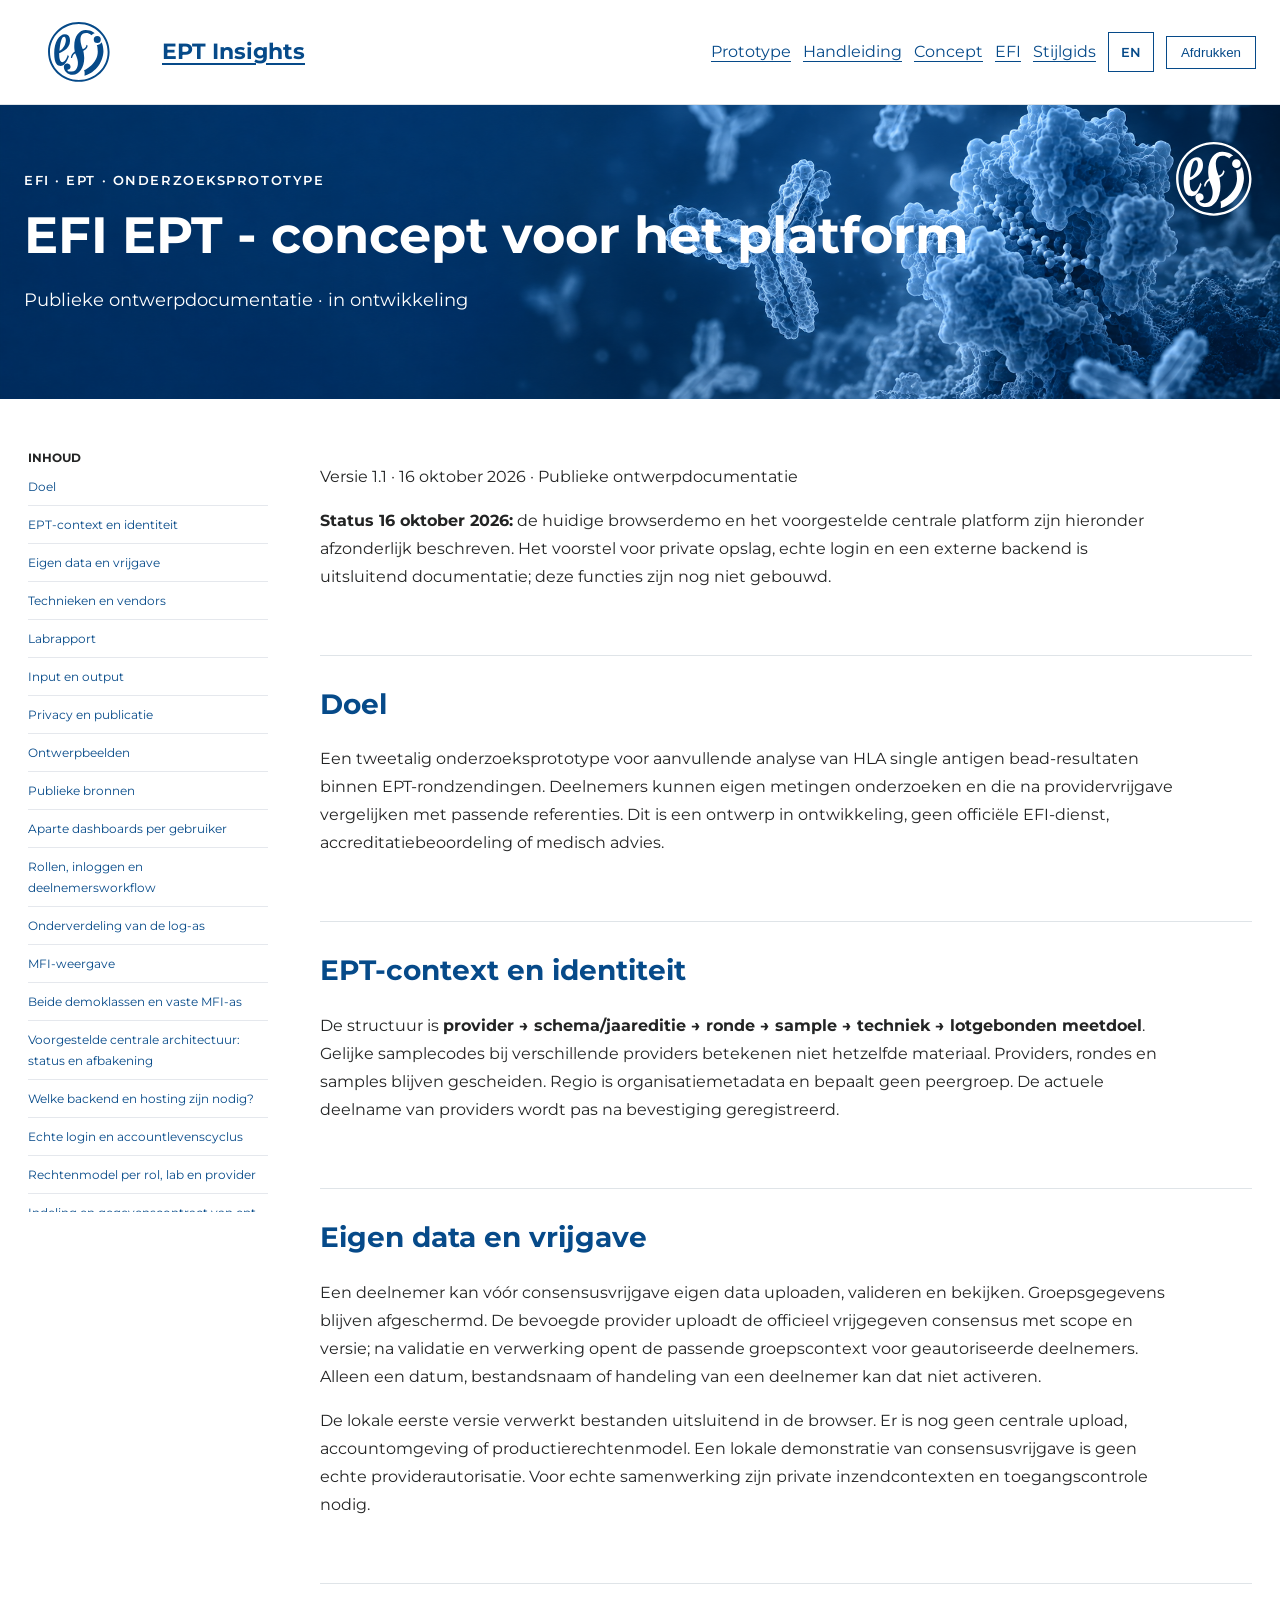
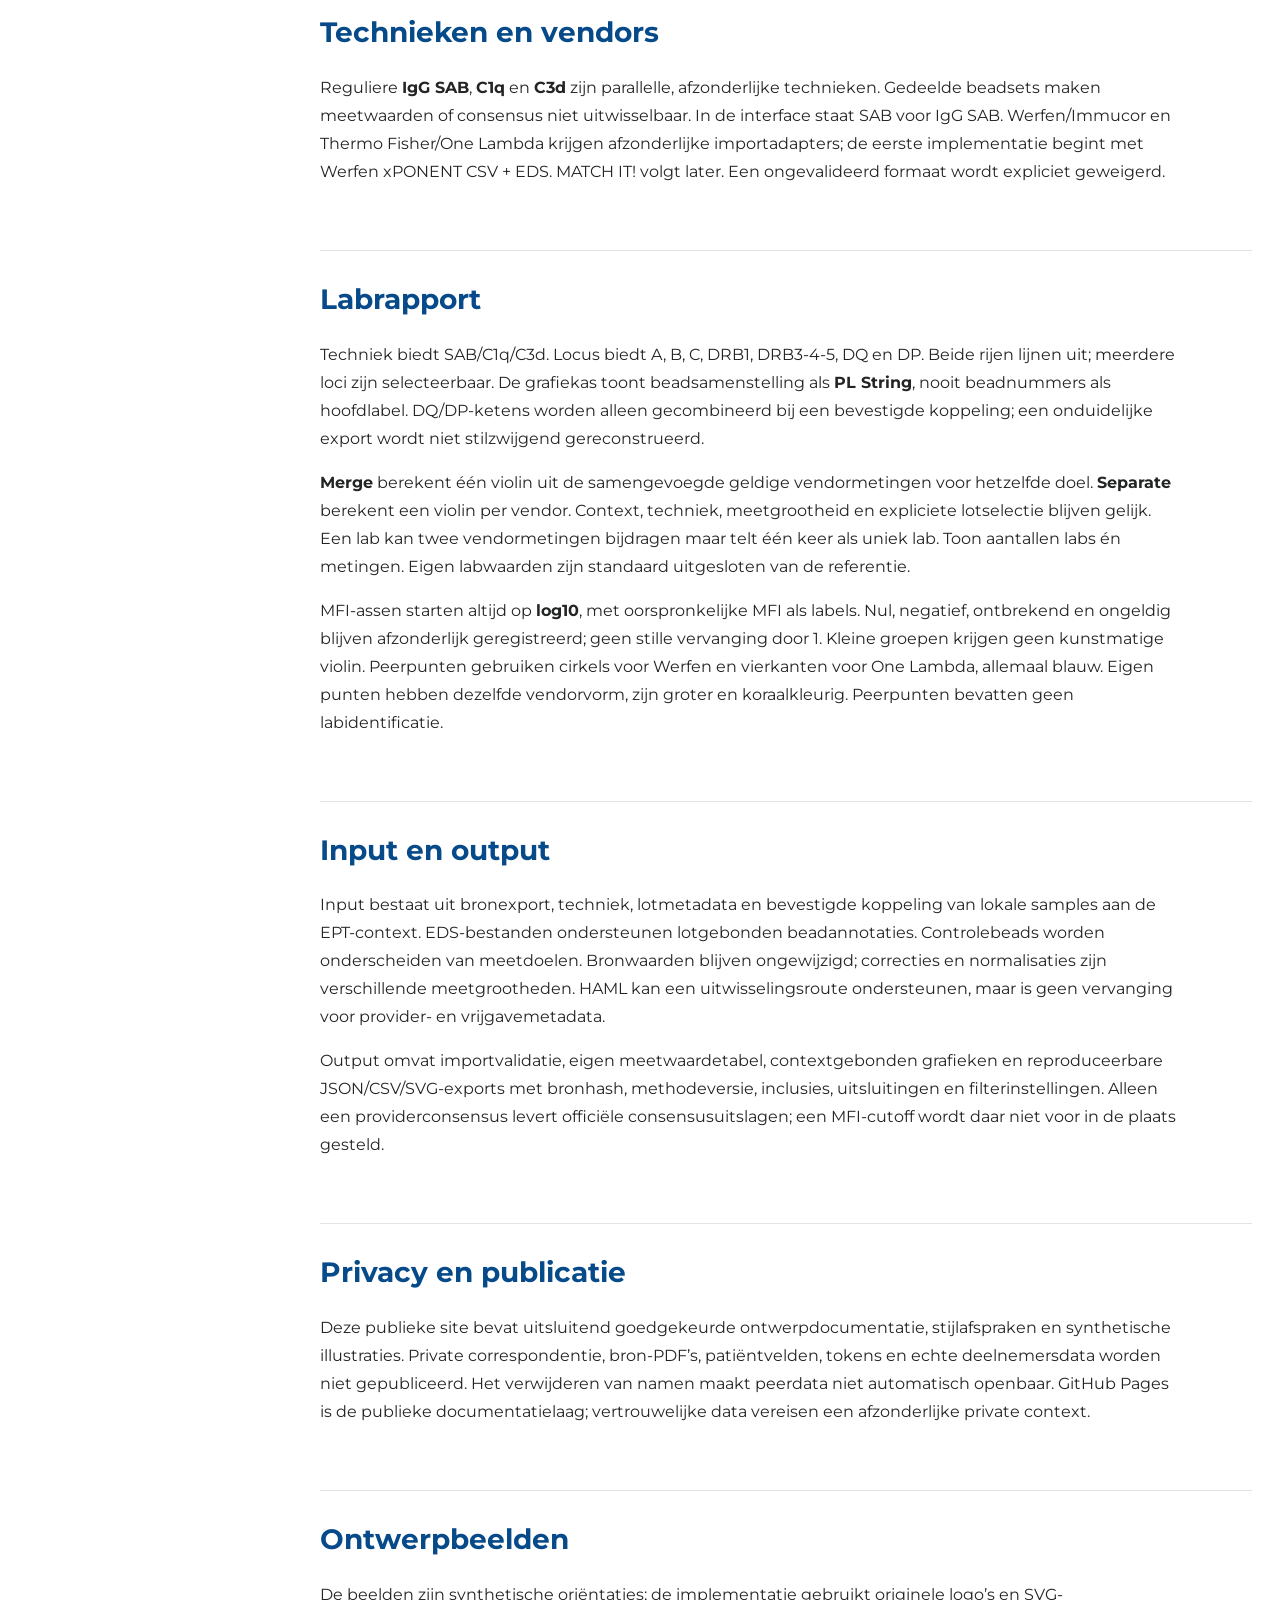
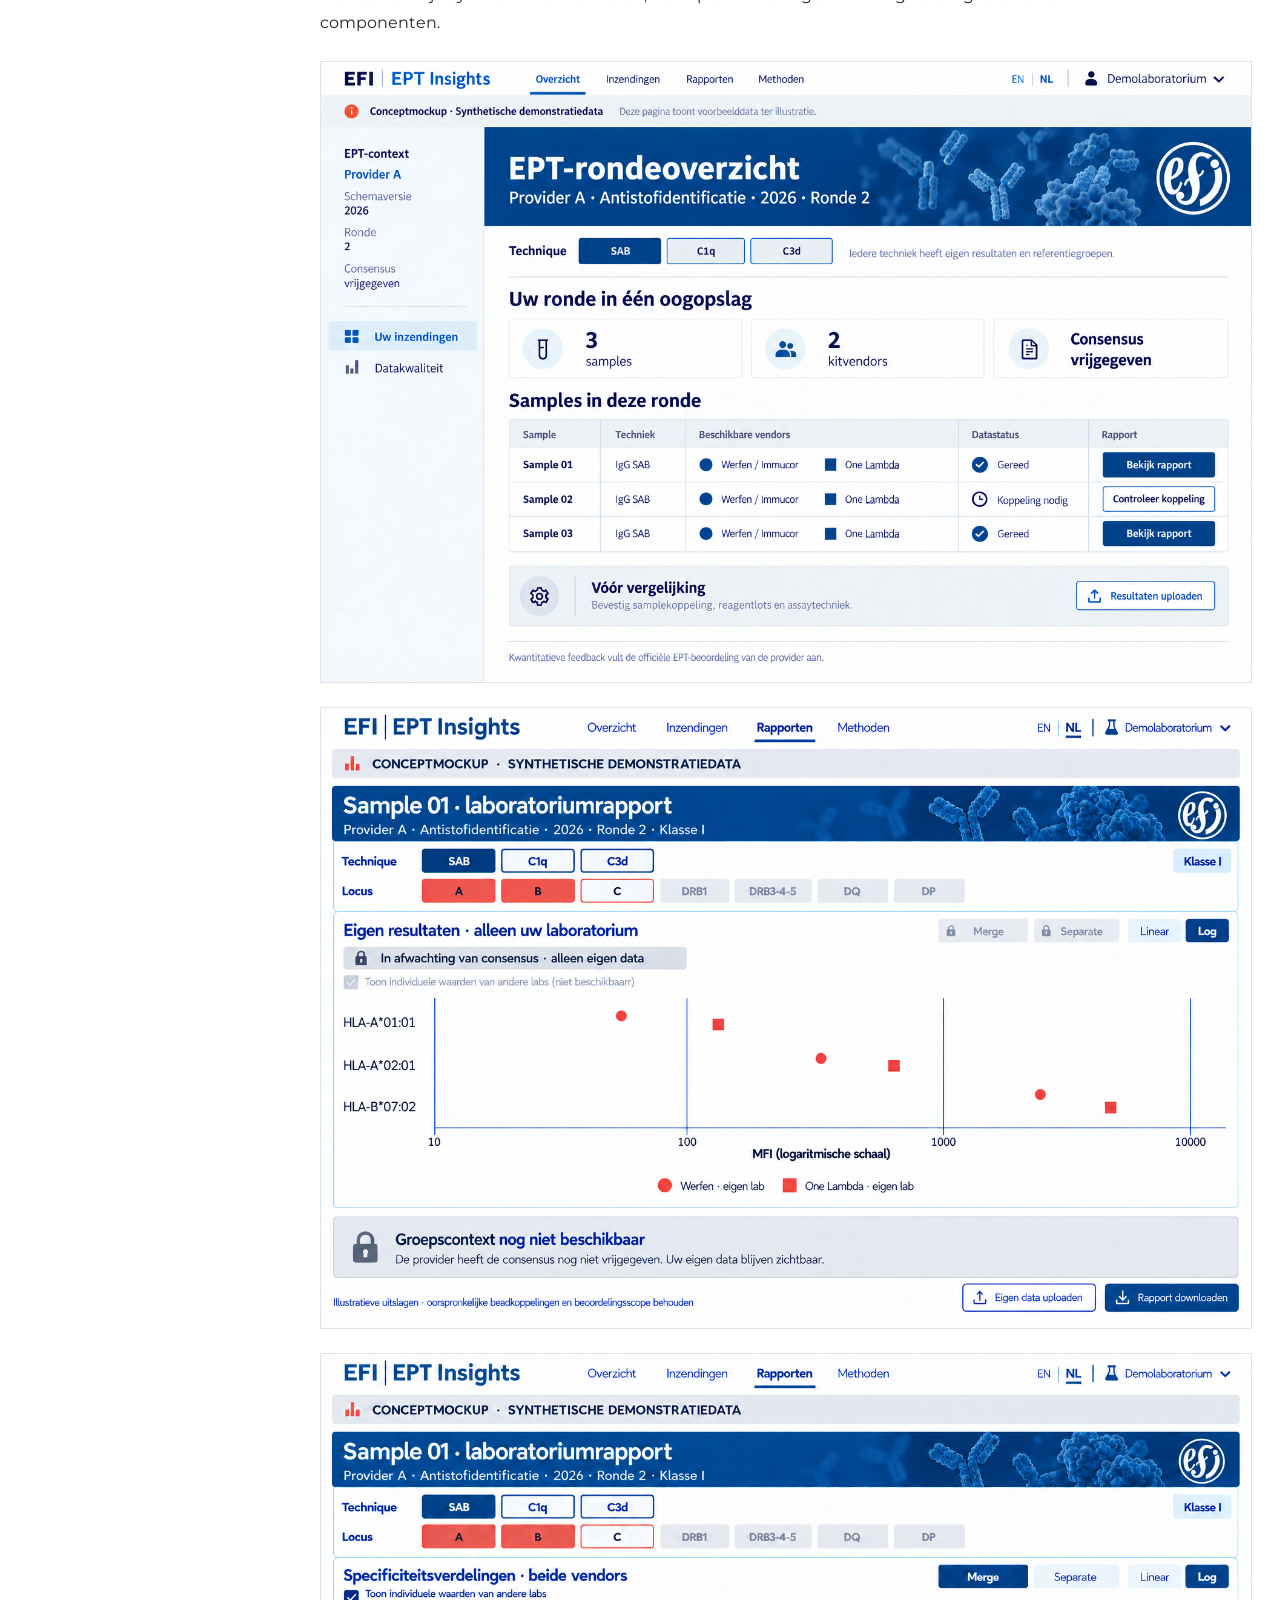
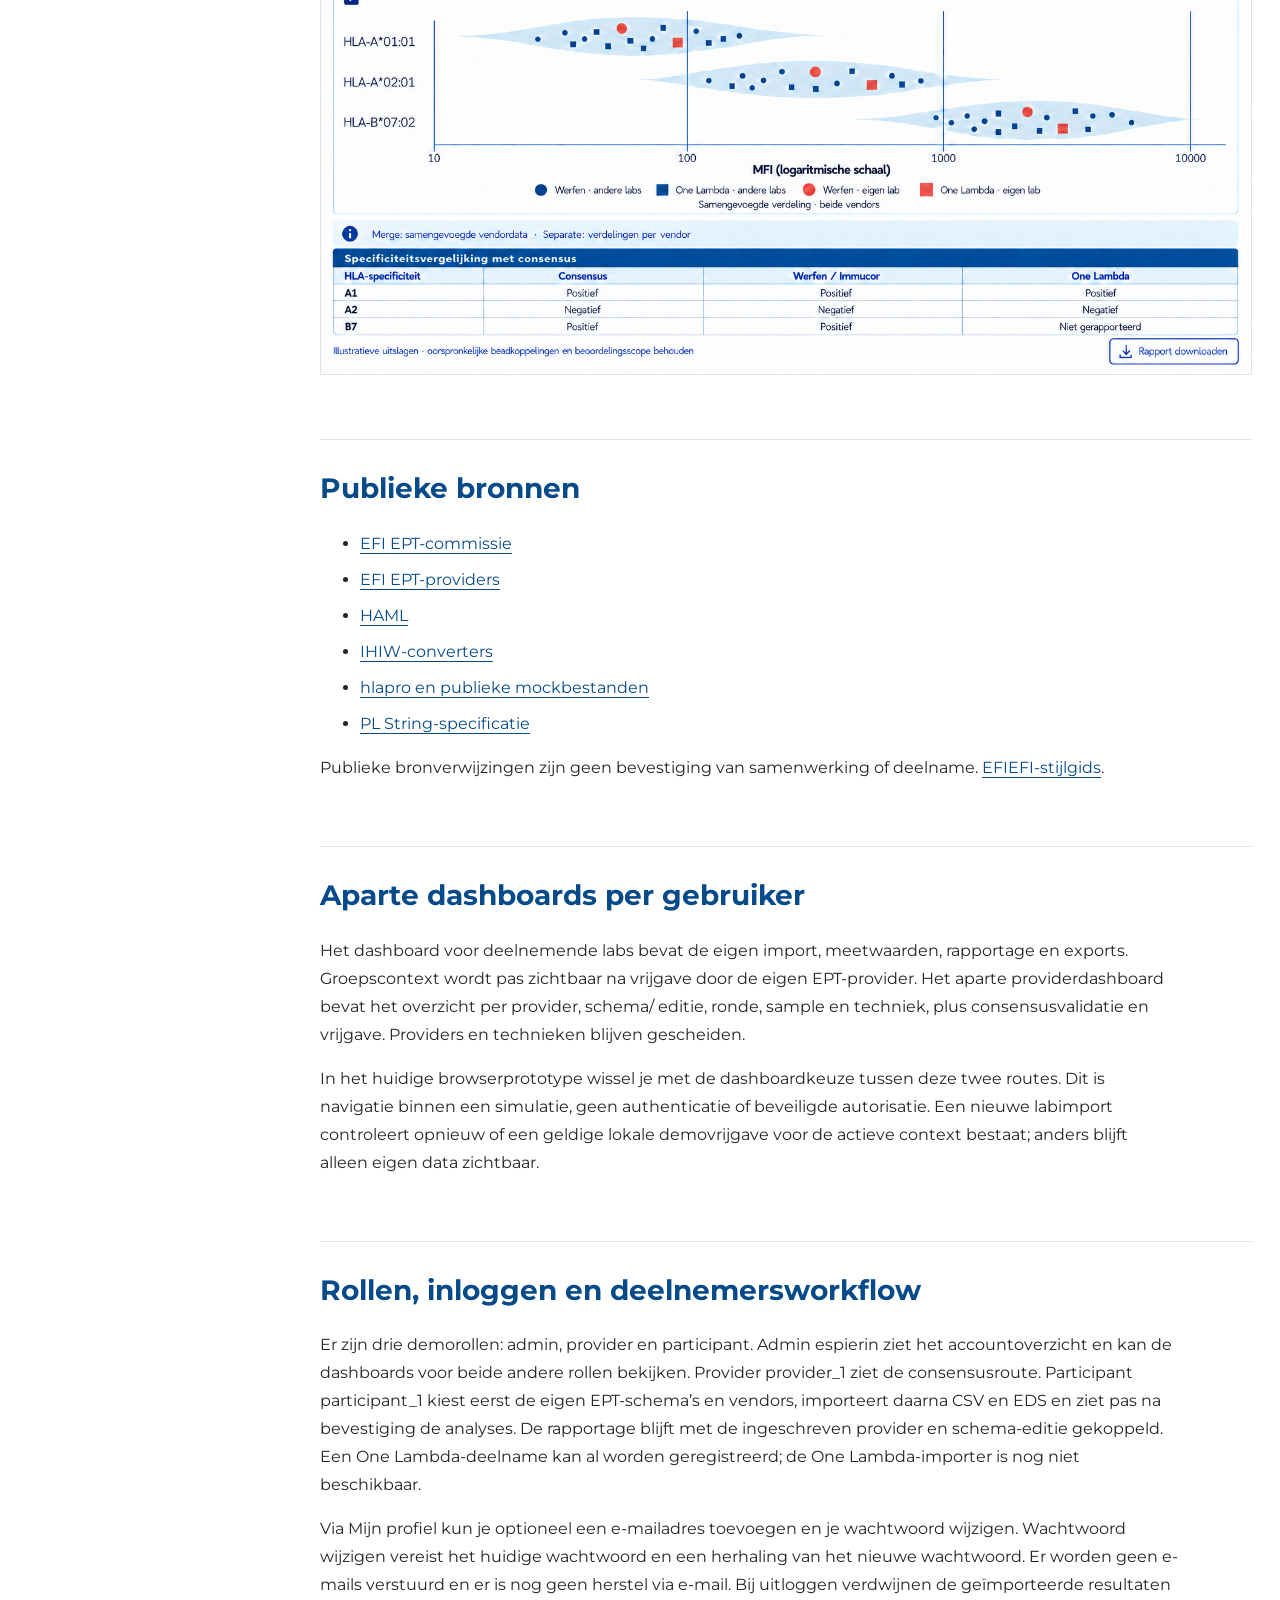
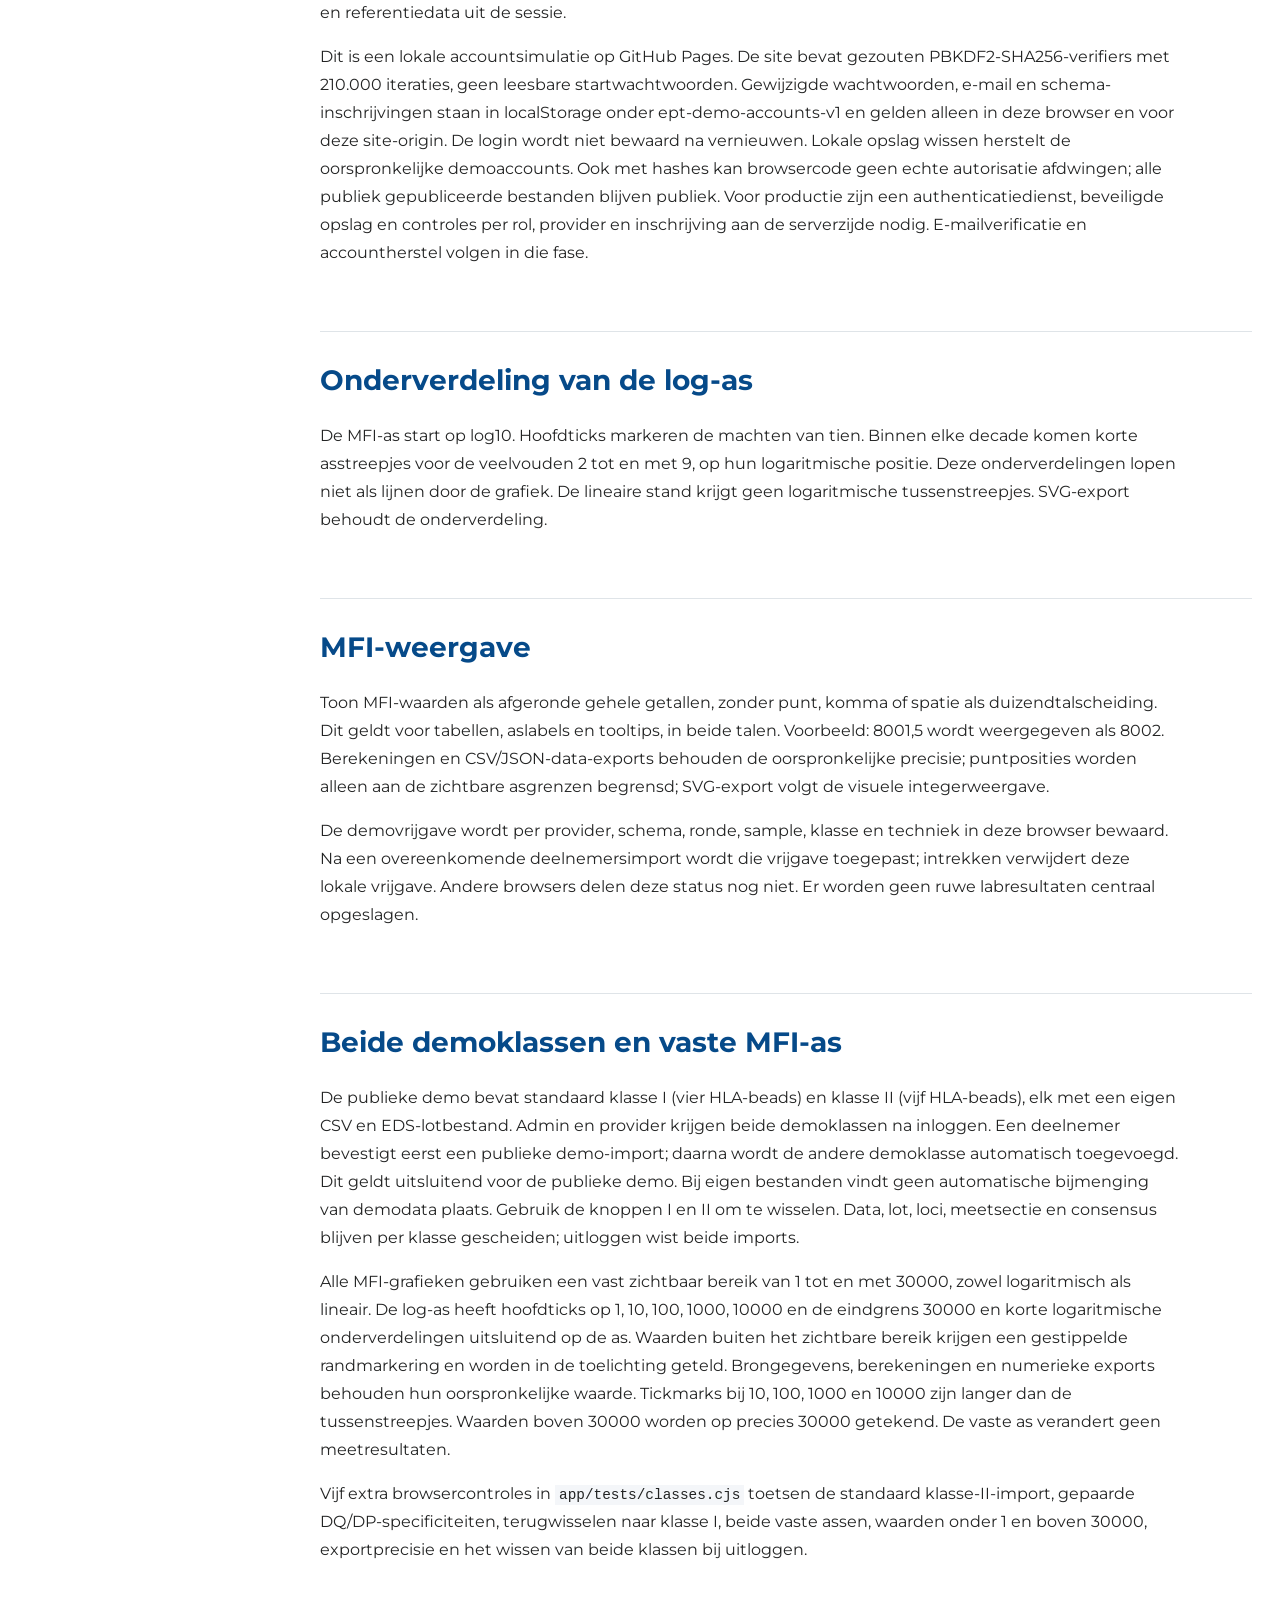
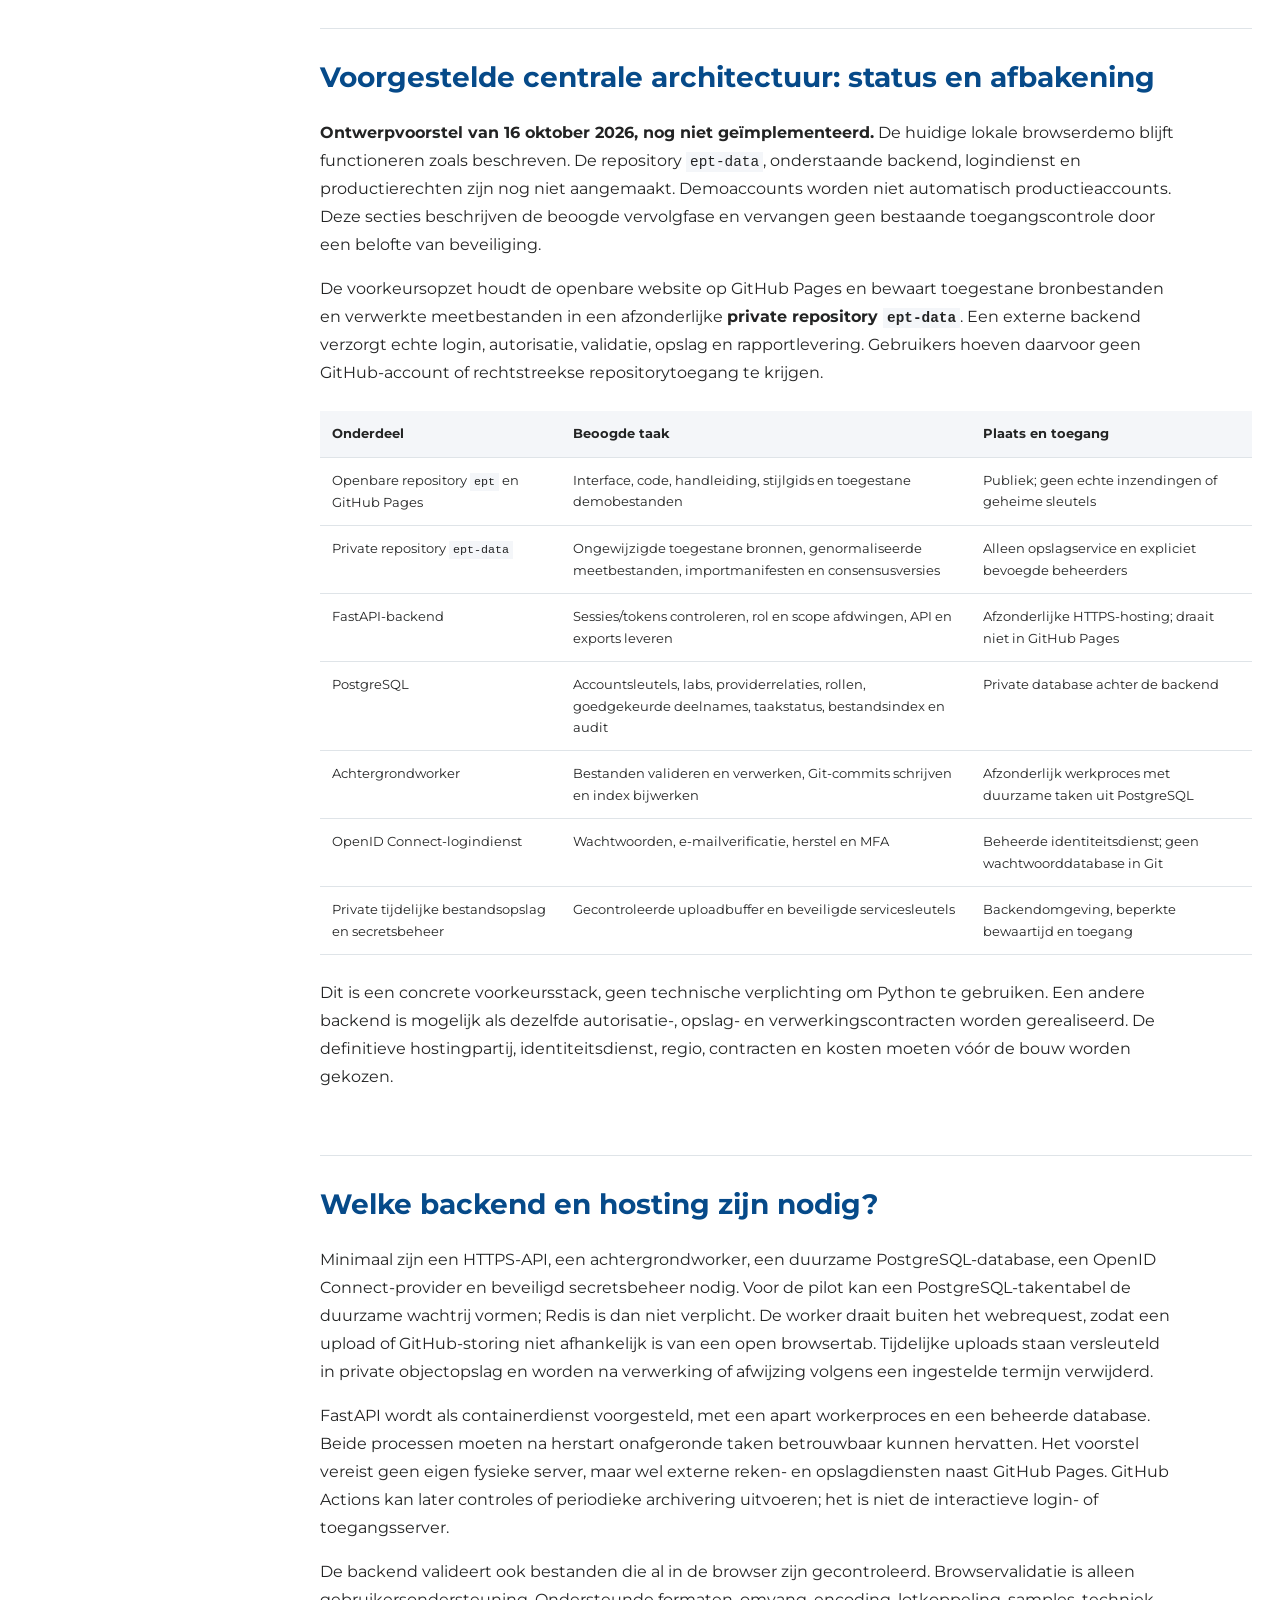
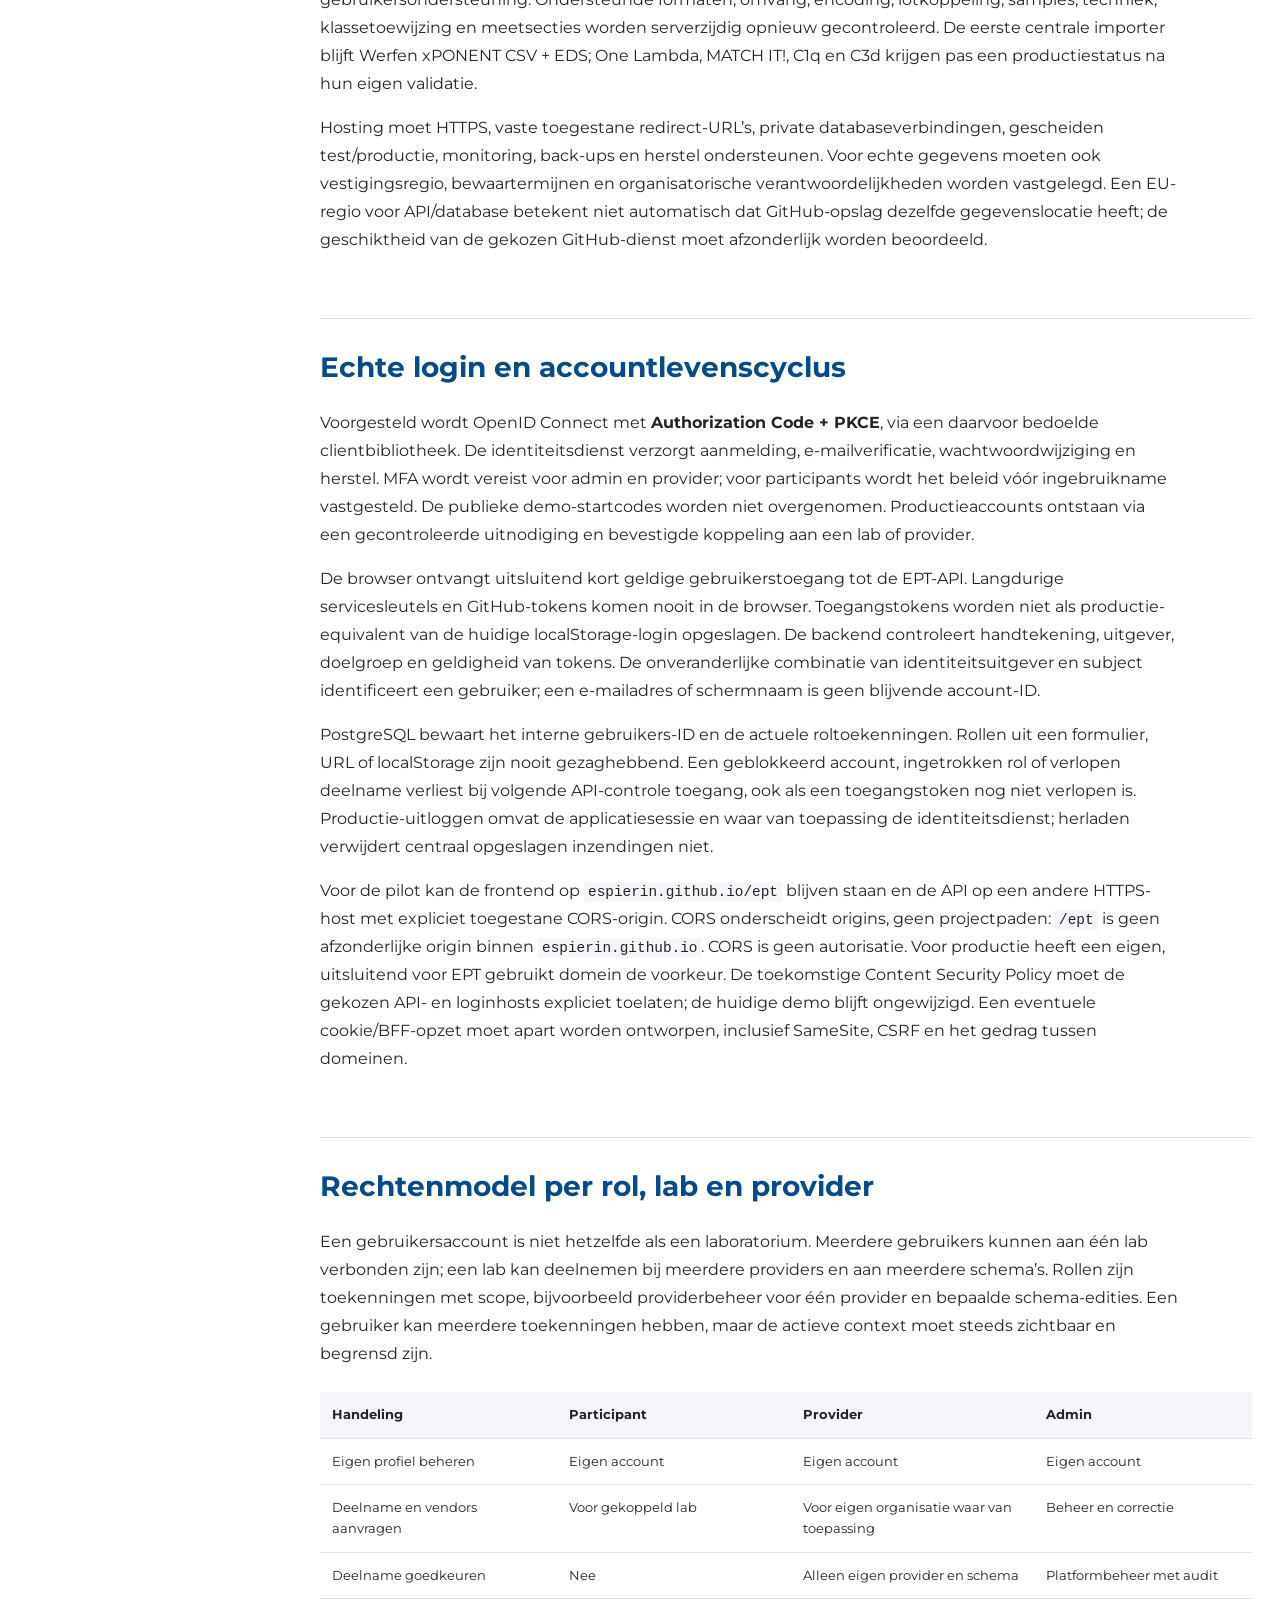
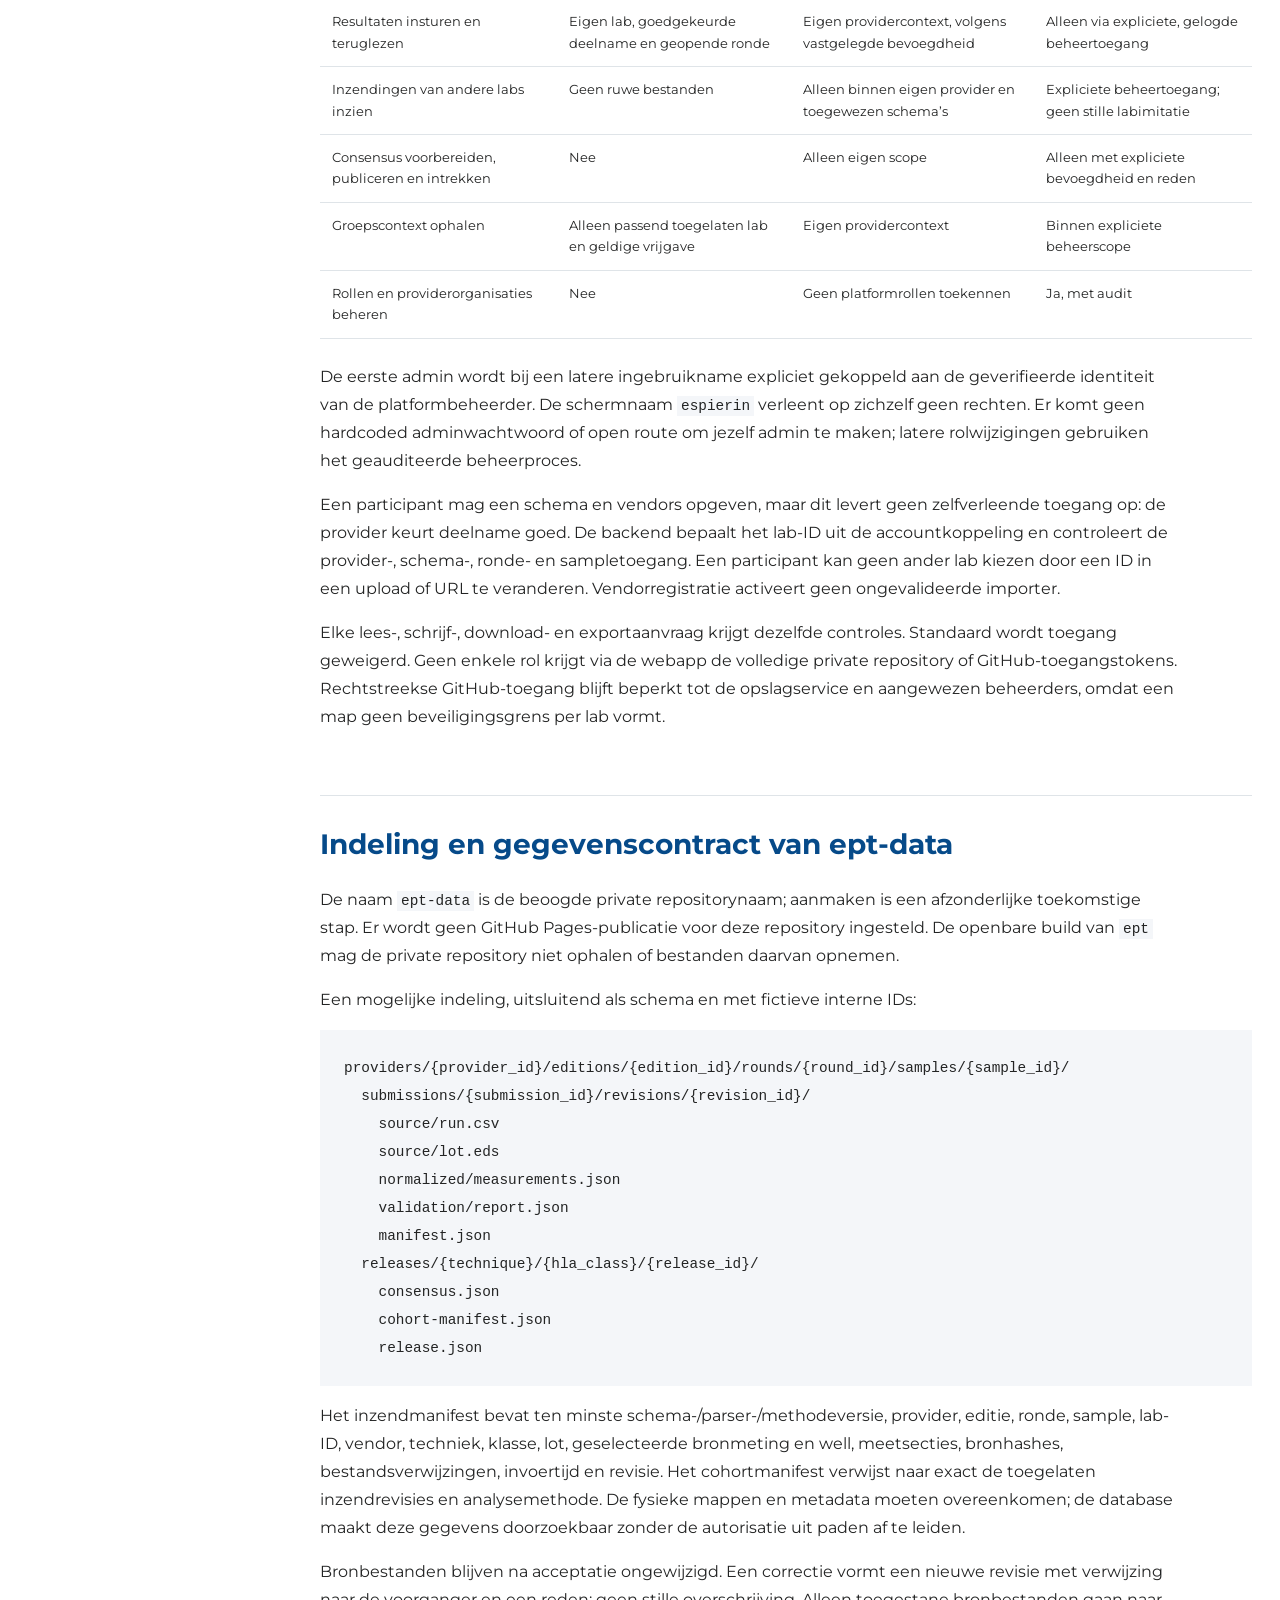
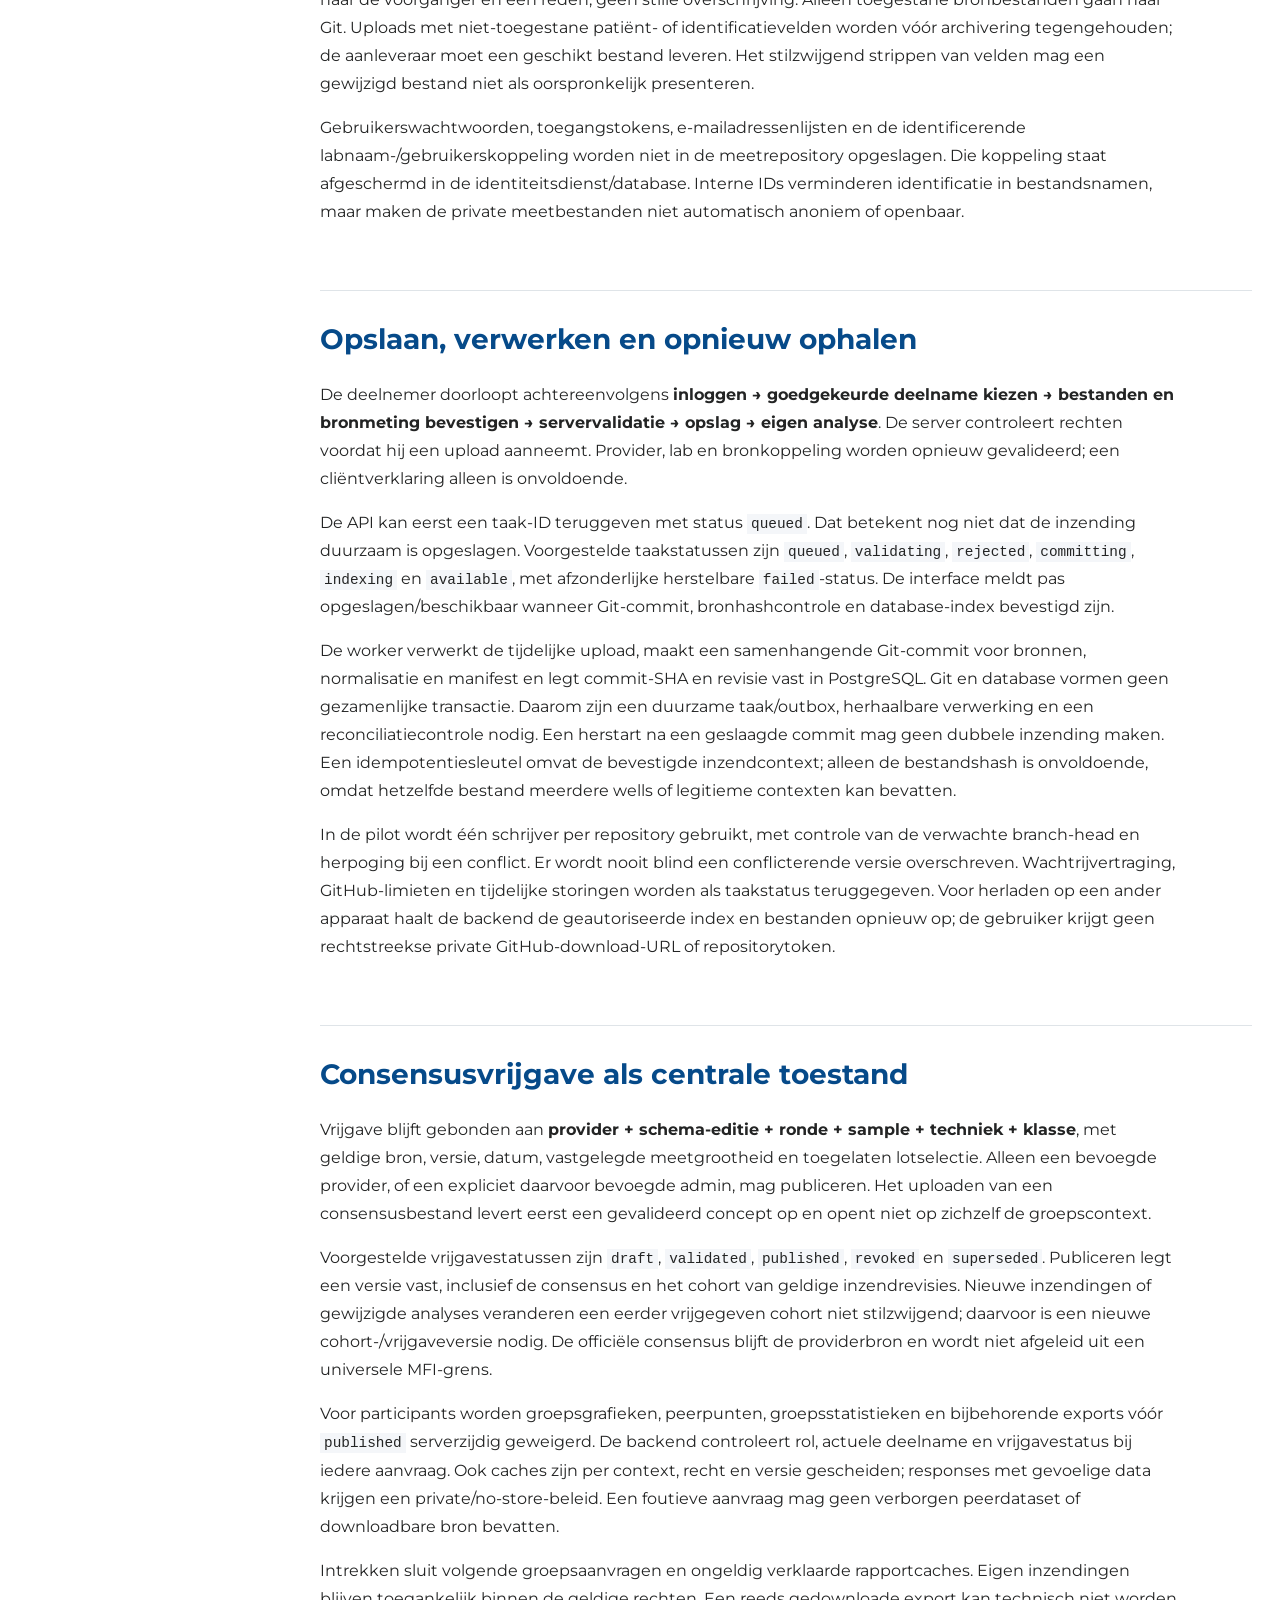
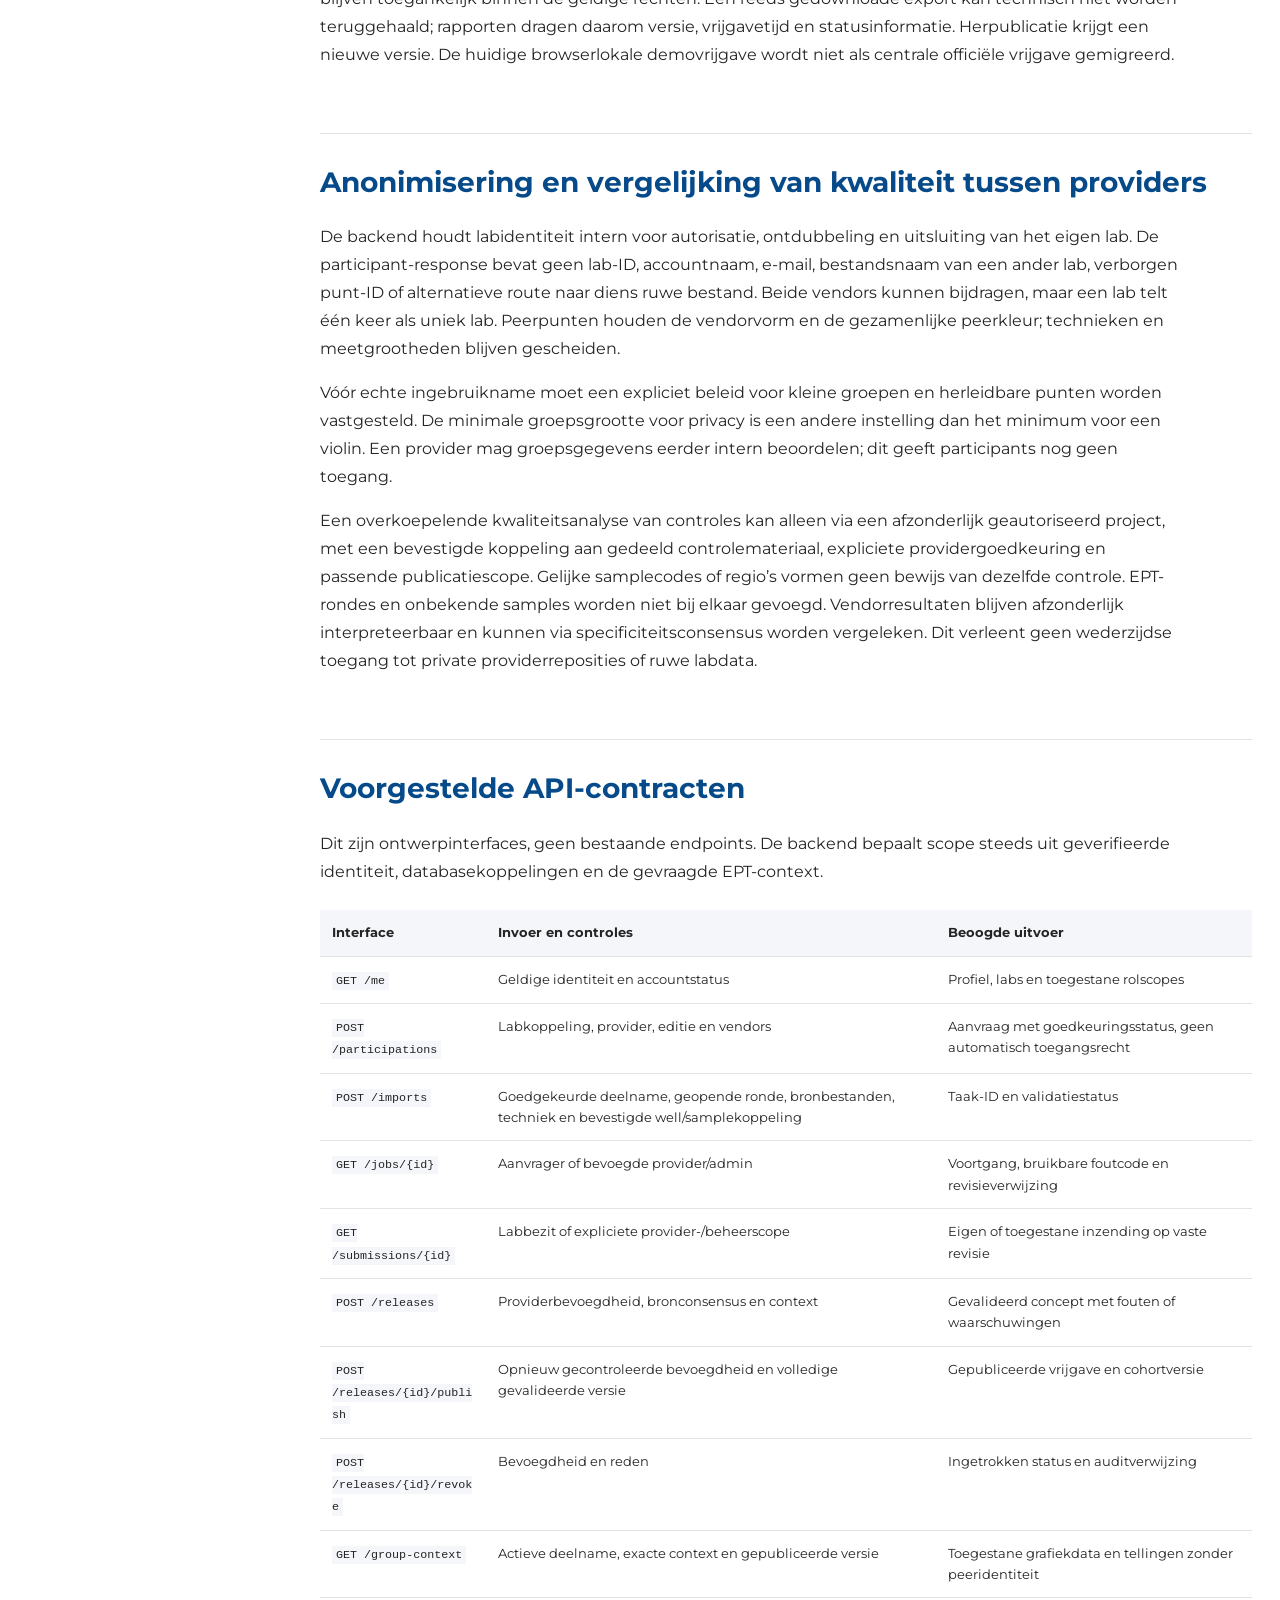
<file: docs/concept_NL.html>
<!doctype html><html lang="nl"><head><meta charset="utf-8"><meta name="viewport" content="width=device-width,initial-scale=1"><meta name="referrer" content="strict-origin-when-cross-origin"><title>EFI EPT - concept voor het platform</title><link rel="icon" href="assets/logo-color.svg"><link rel="stylesheet" href="assets/efi.css"><link rel="stylesheet" href="assets/tokens.css"><link rel="stylesheet" href="assets/specimen.css"><script src="assets/style-demo.js" defer></script></head><body><header class="top"><img src="assets/logo-color.svg" alt="EFI"><a class="brand" href="index_NL.html">EPT Insights</a><div class="header-actions"><a href="app/">Prototype</a><a href="manual_NL.html">Handleiding</a><a href="concept_NL.html">Concept</a><a href="efi-style_NL.html">EFI</a><a href="style_NL.html">Stijlgids</a><a class="language-switch" href="concept_EN.html" lang="en" hreflang="en">EN</a><button class="print" onclick="window.print()">Afdrukken</button></div></header><div class="hero"><div class="eyebrow">EFI · EPT · Onderzoeksprototype</div><h1>EFI EPT - concept voor het platform</h1><p>Publieke ontwerpdocumentatie · in ontwikkeling</p><img class="hero-logo" src="assets/logo-white.svg" alt="EFI"></div><div class="layout"><aside><strong>INHOUD</strong><a href="#doel">Doel</a><a href="#ept-context-en-identiteit">EPT-context en identiteit</a><a href="#eigen-data-en-vrijgave">Eigen data en vrijgave</a><a href="#technieken-en-vendors">Technieken en vendors</a><a href="#labrapport">Labrapport</a><a href="#input-en-output">Input en output</a><a href="#privacy-en-publicatie">Privacy en publicatie</a><a href="#ontwerpbeelden">Ontwerpbeelden</a><a href="#publieke-bronnen">Publieke bronnen</a><a href="#aparte-dashboards-per-gebruiker">Aparte dashboards per gebruiker</a><a href="#rollen-inloggen-en-deelnemersworkflow">Rollen, inloggen en deelnemersworkflow</a><a href="#onderverdeling-van-de-log-as">Onderverdeling van de log-as</a><a href="#mfi-weergave">MFI-weergave</a><a href="#beide-demoklassen-en-vaste-mfi-as">Beide demoklassen en vaste MFI-as</a><a href="#voorgestelde-centrale-architectuur-status-en-afbakening">Voorgestelde centrale architectuur: status en afbakening</a><a href="#welke-backend-en-hosting-zijn-nodig">Welke backend en hosting zijn nodig?</a><a href="#echte-login-en-accountlevenscyclus">Echte login en accountlevenscyclus</a><a href="#rechtenmodel-per-rol-lab-en-provider">Rechtenmodel per rol, lab en provider</a><a href="#indeling-en-gegevenscontract-van-ept-data">Indeling en gegevenscontract van ept-data</a><a href="#opslaan-verwerken-en-opnieuw-ophalen">Opslaan, verwerken en opnieuw ophalen</a><a href="#consensusvrijgave-als-centrale-toestand">Consensusvrijgave als centrale toestand</a><a href="#anonimisering-en-vergelijking-van-kwaliteit-tussen-providers">Anonimisering en vergelijking van kwaliteit tussen providers</a><a href="#voorgestelde-api-contracten">Voorgestelde API-contracten</a><a href="#github-koppeling-beheer-en-groeipad">GitHub-koppeling, beheer en groeipad</a><a href="#voorwaarden-voor-een-latere-bouwfase">Voorwaarden voor een latere bouwfase</a><a href="#technische-bronnen-bij-het-architectuurvoorstel">Technische bronnen bij het architectuurvoorstel</a><a href="concept_NL.md">Markdown</a></aside><main><p>Versie 1.1 · 16 oktober 2026 · Publieke ontwerpdocumentatie</p>
<p><strong>Status 16 oktober 2026:</strong> de huidige browserdemo en het voorgestelde centrale platform zijn hieronder afzonderlijk beschreven. Het voorstel voor private opslag, echte login en een externe backend is uitsluitend documentatie; deze functies zijn nog niet gebouwd.</p>
<h2 id="doel">Doel</h2>
<p>Een tweetalig onderzoeksprototype voor aanvullende analyse van HLA single antigen bead-resultaten binnen EPT-rondzendingen. Deelnemers kunnen eigen metingen onderzoeken en die na providervrijgave vergelijken met passende referenties. Dit is een ontwerp in ontwikkeling, geen officiële EFI-dienst, accreditatiebeoordeling of medisch advies.</p>
<h2 id="ept-context-en-identiteit">EPT-context en identiteit</h2>
<p>De structuur is <strong>provider → schema/jaareditie → ronde → sample → techniek → lotgebonden meetdoel</strong>. Gelijke samplecodes bij verschillende providers betekenen niet hetzelfde materiaal. Providers, rondes en samples blijven gescheiden. Regio is organisatiemetadata en bepaalt geen peergroep. De actuele deelname van providers wordt pas na bevestiging geregistreerd.</p>
<h2 id="eigen-data-en-vrijgave">Eigen data en vrijgave</h2>
<p>Een deelnemer kan vóór consensusvrijgave eigen data uploaden, valideren en bekijken. Groepsgegevens blijven afgeschermd. De bevoegde provider uploadt de officieel vrijgegeven consensus met scope en versie; na validatie en verwerking opent de passende groepscontext voor geautoriseerde deelnemers. Alleen een datum, bestandsnaam of handeling van een deelnemer kan dat niet activeren.</p>
<p>De lokale eerste versie verwerkt bestanden uitsluitend in de browser. Er is nog geen centrale upload, accountomgeving of productierechtenmodel. Een lokale demonstratie van consensusvrijgave is geen echte providerautorisatie. Voor echte samenwerking zijn private inzendcontexten en toegangscontrole nodig.</p>
<h2 id="technieken-en-vendors">Technieken en vendors</h2>
<p>Reguliere <strong>IgG SAB</strong>, <strong>C1q</strong> en <strong>C3d</strong> zijn parallelle, afzonderlijke technieken. Gedeelde beadsets maken meetwaarden of consensus niet uitwisselbaar. In de interface staat SAB voor IgG SAB. Werfen/Immucor en Thermo Fisher/One Lambda krijgen afzonderlijke importadapters; de eerste implementatie begint met Werfen xPONENT CSV + EDS. MATCH IT! volgt later. Een ongevalideerd formaat wordt expliciet geweigerd.</p>
<h2 id="labrapport">Labrapport</h2>
<p>Techniek biedt SAB/C1q/C3d. Locus biedt A, B, C, DRB1, DRB3-4-5, DQ en DP. Beide rijen lijnen uit; meerdere loci zijn selecteerbaar. De grafiekas toont beadsamenstelling als <strong>PL String</strong>, nooit beadnummers als hoofdlabel. DQ/DP-ketens worden alleen gecombineerd bij een bevestigde koppeling; een onduidelijke export wordt niet stilzwijgend gereconstrueerd.</p>
<p><strong>Merge</strong> berekent één violin uit de samengevoegde geldige vendormetingen voor hetzelfde doel. <strong>Separate</strong> berekent een violin per vendor. Context, techniek, meetgrootheid en expliciete lotselectie blijven gelijk. Een lab kan twee vendormetingen bijdragen maar telt één keer als uniek lab. Toon aantallen labs én metingen. Eigen labwaarden zijn standaard uitgesloten van de referentie.</p>
<p>MFI-assen starten altijd op <strong>log10</strong>, met oorspronkelijke MFI als labels. Nul, negatief, ontbrekend en ongeldig blijven afzonderlijk geregistreerd; geen stille vervanging door 1. Kleine groepen krijgen geen kunstmatige violin. Peerpunten gebruiken cirkels voor Werfen en vierkanten voor One Lambda, allemaal blauw. Eigen punten hebben dezelfde vendorvorm, zijn groter en koraalkleurig. Peerpunten bevatten geen labidentificatie.</p>
<h2 id="input-en-output">Input en output</h2>
<p>Input bestaat uit bronexport, techniek, lotmetadata en bevestigde koppeling van lokale samples aan de EPT-context. EDS-bestanden ondersteunen lotgebonden beadannotaties. Controlebeads worden onderscheiden van meetdoelen. Bronwaarden blijven ongewijzigd; correcties en normalisaties zijn verschillende meetgrootheden. HAML kan een uitwisselingsroute ondersteunen, maar is geen vervanging voor provider- en vrijgavemetadata.</p>
<p>Output omvat importvalidatie, eigen meetwaardetabel, contextgebonden grafieken en reproduceerbare JSON/CSV/SVG-exports met bronhash, methodeversie, inclusies, uitsluitingen en filterinstellingen. Alleen een providerconsensus levert officiële consensusuitslagen; een MFI-cutoff wordt daar niet voor in de plaats gesteld.</p>
<h2 id="privacy-en-publicatie">Privacy en publicatie</h2>
<p>Deze publieke site bevat uitsluitend goedgekeurde ontwerpdocumentatie, stijlafspraken en synthetische illustraties. Private correspondentie, bron-PDF’s, patiëntvelden, tokens en echte deelnemersdata worden niet gepubliceerd. Het verwijderen van namen maakt peerdata niet automatisch openbaar. GitHub Pages is de publieke documentatielaag; vertrouwelijke data vereisen een afzonderlijke private context.</p>
<h2 id="ontwerpbeelden">Ontwerpbeelden</h2>
<p>De beelden zijn synthetische oriëntaties; de implementatie gebruikt originele logo’s en SVG-componenten.</p>
<p><img alt="Rondeoverzicht na vrijgave" src="assets/mockups/overview-nl.png" /></p>
<p><img alt="Eigen resultaten vóór consensus" src="assets/mockups/own-nl.png" /></p>
<p><img alt="Groepscontext na consensus" src="assets/mockups/report-nl.png" /></p>
<h2 id="publieke-bronnen">Publieke bronnen</h2>
<ul>
<li><a href="https://efi-web.org/efi-committees/ept-committee">EFI EPT-commissie</a></li>
<li><a href="https://efi-web.org/efi-committees/ept-committee/ept-providers">EFI EPT-providers</a></li>
<li><a href="https://github.com/societyforimmunepolymorphism/haml">HAML</a></li>
<li><a href="https://github.com/IHIW/Converters">IHIW-converters</a></li>
<li><a href="https://github.com/lcreteig/hlapro">hlapro en publieke mockbestanden</a></li>
<li><a href="https://plstring.org/">PL String-specificatie</a></li>
</ul>
<p>Publieke bronverwijzingen zijn geen bevestiging van samenwerking of deelname. <a href="efi-style_NL.html">EFI</a><a href="style_NL.html">EFI-stijlgids</a>.</p>
<h2 id="aparte-dashboards-per-gebruiker">Aparte dashboards per gebruiker</h2>
<p>Het dashboard voor deelnemende labs bevat de eigen import, meetwaarden, rapportage en exports. Groepscontext wordt pas zichtbaar na vrijgave door de eigen EPT-provider. Het aparte providerdashboard bevat het overzicht per provider, schema/ editie, ronde, sample en techniek, plus consensusvalidatie en vrijgave. Providers en technieken blijven gescheiden.</p>
<p>In het huidige browserprototype wissel je met de dashboardkeuze tussen deze twee routes. Dit is navigatie binnen een simulatie, geen authenticatie of beveiligde autorisatie. Een nieuwe labimport controleert opnieuw of een geldige lokale demovrijgave voor de actieve context bestaat; anders blijft alleen eigen data zichtbaar.</p>
<h2 id="rollen-inloggen-en-deelnemersworkflow">Rollen, inloggen en deelnemersworkflow</h2>
<p>Er zijn drie demorollen: admin, provider en participant. Admin espierin ziet het accountoverzicht en kan de dashboards voor beide andere rollen bekijken. Provider provider_1 ziet de consensusroute. Participant participant_1 kiest eerst de eigen EPT-schema’s en vendors, importeert daarna CSV en EDS en ziet pas na bevestiging de analyses. De rapportage blijft met de ingeschreven provider en schema-editie gekoppeld. Een One Lambda-deelname kan al worden geregistreerd; de One Lambda-importer is nog niet beschikbaar.</p>
<p>Via Mijn profiel kun je optioneel een e-mailadres toevoegen en je wachtwoord wijzigen. Wachtwoord wijzigen vereist het huidige wachtwoord en een herhaling van het nieuwe wachtwoord. Er worden geen e-mails verstuurd en er is nog geen herstel via e-mail. Bij uitloggen verdwijnen de geïmporteerde resultaten en referentiedata uit de sessie.</p>
<p>Dit is een lokale accountsimulatie op GitHub Pages. De site bevat gezouten PBKDF2-SHA256-verifiers met 210.000 iteraties, geen leesbare startwachtwoorden. Gewijzigde wachtwoorden, e-mail en schema-inschrijvingen staan in localStorage onder ept-demo-accounts-v1 en gelden alleen in deze browser en voor deze site-origin. De login wordt niet bewaard na vernieuwen. Lokale opslag wissen herstelt de oorspronkelijke demoaccounts. Ook met hashes kan browsercode geen echte autorisatie afdwingen; alle publiek gepubliceerde bestanden blijven publiek. Voor productie zijn een authenticatiedienst, beveiligde opslag en controles per rol, provider en inschrijving aan de serverzijde nodig. E-mailverificatie en accountherstel volgen in die fase.</p>
<h2 id="onderverdeling-van-de-log-as">Onderverdeling van de log-as</h2>
<p>De MFI-as start op log10. Hoofdticks markeren de machten van tien. Binnen elke decade komen korte asstreepjes voor de veelvouden 2 tot en met 9, op hun logaritmische positie. Deze onderverdelingen lopen niet als lijnen door de grafiek. De lineaire stand krijgt geen logaritmische tussenstreepjes. SVG-export behoudt de onderverdeling.</p>
<h2 id="mfi-weergave">MFI-weergave</h2>
<p>Toon MFI-waarden als afgeronde gehele getallen, zonder punt, komma of spatie als duizendtalscheiding. Dit geldt voor tabellen, aslabels en tooltips, in beide talen. Voorbeeld: 8001,5 wordt weergegeven als 8002. Berekeningen en CSV/JSON-data-exports behouden de oorspronkelijke precisie; puntposities worden alleen aan de zichtbare asgrenzen begrensd; SVG-export volgt de visuele integerweergave.</p>
<p>De demovrijgave wordt per provider, schema, ronde, sample, klasse en techniek in deze browser bewaard. Na een overeenkomende deelnemersimport wordt die vrijgave toegepast; intrekken verwijdert deze lokale vrijgave. Andere browsers delen deze status nog niet. Er worden geen ruwe labresultaten centraal opgeslagen.</p>
<h2 id="beide-demoklassen-en-vaste-mfi-as">Beide demoklassen en vaste MFI-as</h2>
<p>De publieke demo bevat standaard klasse I (vier HLA-beads) en klasse II (vijf HLA-beads), elk met een eigen CSV en EDS-lotbestand. Admin en provider krijgen beide demoklassen na inloggen. Een deelnemer bevestigt eerst een publieke demo-import; daarna wordt de andere demoklasse automatisch toegevoegd. Dit geldt uitsluitend voor de publieke demo. Bij eigen bestanden vindt geen automatische bijmenging van demodata plaats. Gebruik de knoppen I en II om te wisselen. Data, lot, loci, meetsectie en consensus blijven per klasse gescheiden; uitloggen wist beide imports.</p>
<p>Alle MFI-grafieken gebruiken een vast zichtbaar bereik van 1 tot en met 30000, zowel logaritmisch als lineair. De log-as heeft hoofdticks op 1, 10, 100, 1000, 10000 en de eindgrens 30000 en korte logaritmische onderverdelingen uitsluitend op de as. Waarden buiten het zichtbare bereik krijgen een gestippelde randmarkering en worden in de toelichting geteld. Brongegevens, berekeningen en numerieke exports behouden hun oorspronkelijke waarde. Tickmarks bij 10, 100, 1000 en 10000 zijn langer dan de tussenstreepjes. Waarden boven 30000 worden op precies 30000 getekend. De vaste as verandert geen meetresultaten.</p>
<p>Vijf extra browsercontroles in <code>app/tests/classes.cjs</code> toetsen de standaard klasse-II-import, gepaarde DQ/DP-specificiteiten, terugwisselen naar klasse I, beide vaste assen, waarden onder 1 en boven 30000, exportprecisie en het wissen van beide klassen bij uitloggen.</p>
<h2 id="voorgestelde-centrale-architectuur-status-en-afbakening">Voorgestelde centrale architectuur: status en afbakening</h2>
<p><strong>Ontwerpvoorstel van 16 oktober 2026, nog niet geïmplementeerd.</strong> De huidige lokale browserdemo blijft functioneren zoals beschreven. De repository <code>ept-data</code>, onderstaande backend, logindienst en productierechten zijn nog niet aangemaakt. Demoaccounts worden niet automatisch productieaccounts. Deze secties beschrijven de beoogde vervolgfase en vervangen geen bestaande toegangscontrole door een belofte van beveiliging.</p>
<p>De voorkeursopzet houdt de openbare website op GitHub Pages en bewaart toegestane bronbestanden en verwerkte meetbestanden in een afzonderlijke <strong>private repository <code>ept-data</code></strong>. Een externe backend verzorgt echte login, autorisatie, validatie, opslag en rapportlevering. Gebruikers hoeven daarvoor geen GitHub-account of rechtstreekse repositorytoegang te krijgen.</p>
<div class="table-scroll"><table>
<thead>
<tr>
<th>Onderdeel</th>
<th>Beoogde taak</th>
<th>Plaats en toegang</th>
</tr>
</thead>
<tbody>
<tr>
<td>Openbare repository <code>ept</code> en GitHub Pages</td>
<td>Interface, code, handleiding, stijlgids en toegestane demobestanden</td>
<td>Publiek; geen echte inzendingen of geheime sleutels</td>
</tr>
<tr>
<td>Private repository <code>ept-data</code></td>
<td>Ongewijzigde toegestane bronnen, genormaliseerde meetbestanden, importmanifesten en consensusversies</td>
<td>Alleen opslagservice en expliciet bevoegde beheerders</td>
</tr>
<tr>
<td>FastAPI-backend</td>
<td>Sessies/tokens controleren, rol en scope afdwingen, API en exports leveren</td>
<td>Afzonderlijke HTTPS-hosting; draait niet in GitHub Pages</td>
</tr>
<tr>
<td>PostgreSQL</td>
<td>Accountsleutels, labs, providerrelaties, rollen, goedgekeurde deelnames, taakstatus, bestandsindex en audit</td>
<td>Private database achter de backend</td>
</tr>
<tr>
<td>Achtergrondworker</td>
<td>Bestanden valideren en verwerken, Git-commits schrijven en index bijwerken</td>
<td>Afzonderlijk werkproces met duurzame taken uit PostgreSQL</td>
</tr>
<tr>
<td>OpenID Connect-logindienst</td>
<td>Wachtwoorden, e-mailverificatie, herstel en MFA</td>
<td>Beheerde identiteitsdienst; geen wachtwoorddatabase in Git</td>
</tr>
<tr>
<td>Private tijdelijke bestandsopslag en secretsbeheer</td>
<td>Gecontroleerde uploadbuffer en beveiligde servicesleutels</td>
<td>Backendomgeving, beperkte bewaartijd en toegang</td>
</tr>
</tbody>
</table></div>
<p>Dit is een concrete voorkeursstack, geen technische verplichting om Python te gebruiken. Een andere backend is mogelijk als dezelfde autorisatie-, opslag- en verwerkingscontracten worden gerealiseerd. De definitieve hostingpartij, identiteitsdienst, regio, contracten en kosten moeten vóór de bouw worden gekozen.</p>
<h2 id="welke-backend-en-hosting-zijn-nodig">Welke backend en hosting zijn nodig?</h2>
<p>Minimaal zijn een HTTPS-API, een achtergrondworker, een duurzame PostgreSQL-database, een OpenID Connect-provider en beveiligd secretsbeheer nodig. Voor de pilot kan een PostgreSQL-takentabel de duurzame wachtrij vormen; Redis is dan niet verplicht. De worker draait buiten het webrequest, zodat een upload of GitHub-storing niet afhankelijk is van een open browsertab. Tijdelijke uploads staan versleuteld in private objectopslag en worden na verwerking of afwijzing volgens een ingestelde termijn verwijderd.</p>
<p>FastAPI wordt als containerdienst voorgesteld, met een apart workerproces en een beheerde database. Beide processen moeten na herstart onafgeronde taken betrouwbaar kunnen hervatten. Het voorstel vereist geen eigen fysieke server, maar wel externe reken- en opslagdiensten naast GitHub Pages. GitHub Actions kan later controles of periodieke archivering uitvoeren; het is niet de interactieve login- of toegangsserver.</p>
<p>De backend valideert ook bestanden die al in de browser zijn gecontroleerd. Browservalidatie is alleen gebruikersondersteuning. Ondersteunde formaten, omvang, encoding, lotkoppeling, samples, techniek, klassetoewijzing en meetsecties worden serverzijdig opnieuw gecontroleerd. De eerste centrale importer blijft Werfen xPONENT CSV + EDS; One Lambda, MATCH IT!, C1q en C3d krijgen pas een productiestatus na hun eigen validatie.</p>
<p>Hosting moet HTTPS, vaste toegestane redirect-URL’s, private databaseverbindingen, gescheiden test/productie, monitoring, back-ups en herstel ondersteunen. Voor echte gegevens moeten ook vestigingsregio, bewaartermijnen en organisatorische verantwoordelijkheden worden vastgelegd. Een EU-regio voor API/database betekent niet automatisch dat GitHub-opslag dezelfde gegevenslocatie heeft; de geschiktheid van de gekozen GitHub-dienst moet afzonderlijk worden beoordeeld.</p>
<h2 id="echte-login-en-accountlevenscyclus">Echte login en accountlevenscyclus</h2>
<p>Voorgesteld wordt OpenID Connect met <strong>Authorization Code + PKCE</strong>, via een daarvoor bedoelde clientbibliotheek. De identiteitsdienst verzorgt aanmelding, e-mailverificatie, wachtwoordwijziging en herstel. MFA wordt vereist voor admin en provider; voor participants wordt het beleid vóór ingebruikname vastgesteld. De publieke demo-startcodes worden niet overgenomen. Productieaccounts ontstaan via een gecontroleerde uitnodiging en bevestigde koppeling aan een lab of provider.</p>
<p>De browser ontvangt uitsluitend kort geldige gebruikerstoegang tot de EPT-API. Langdurige servicesleutels en GitHub-tokens komen nooit in de browser. Toegangstokens worden niet als productie-equivalent van de huidige localStorage-login opgeslagen. De backend controleert handtekening, uitgever, doelgroep en geldigheid van tokens. De onveranderlijke combinatie van identiteitsuitgever en subject identificeert een gebruiker; een e-mailadres of schermnaam is geen blijvende account-ID.</p>
<p>PostgreSQL bewaart het interne gebruikers-ID en de actuele roltoekenningen. Rollen uit een formulier, URL of localStorage zijn nooit gezaghebbend. Een geblokkeerd account, ingetrokken rol of verlopen deelname verliest bij volgende API-controle toegang, ook als een toegangstoken nog niet verlopen is. Productie-uitloggen omvat de applicatiesessie en waar van toepassing de identiteitsdienst; herladen verwijdert centraal opgeslagen inzendingen niet.</p>
<p>Voor de pilot kan de frontend op <code>espierin.github.io/ept</code> blijven staan en de API op een andere HTTPS-host met expliciet toegestane CORS-origin. CORS onderscheidt origins, geen projectpaden: <code>/ept</code> is geen afzonderlijke origin binnen <code>espierin.github.io</code>. CORS is geen autorisatie. Voor productie heeft een eigen, uitsluitend voor EPT gebruikt domein de voorkeur. De toekomstige Content Security Policy moet de gekozen API- en loginhosts expliciet toelaten; de huidige demo blijft ongewijzigd. Een eventuele cookie/BFF-opzet moet apart worden ontworpen, inclusief SameSite, CSRF en het gedrag tussen domeinen.</p>
<h2 id="rechtenmodel-per-rol-lab-en-provider">Rechtenmodel per rol, lab en provider</h2>
<p>Een gebruikersaccount is niet hetzelfde als een laboratorium. Meerdere gebruikers kunnen aan één lab verbonden zijn; een lab kan deelnemen bij meerdere providers en aan meerdere schema’s. Rollen zijn toekenningen met scope, bijvoorbeeld providerbeheer voor één provider en bepaalde schema-edities. Een gebruiker kan meerdere toekenningen hebben, maar de actieve context moet steeds zichtbaar en begrensd zijn.</p>
<div class="table-scroll"><table>
<thead>
<tr>
<th>Handeling</th>
<th>Participant</th>
<th>Provider</th>
<th>Admin</th>
</tr>
</thead>
<tbody>
<tr>
<td>Eigen profiel beheren</td>
<td>Eigen account</td>
<td>Eigen account</td>
<td>Eigen account</td>
</tr>
<tr>
<td>Deelname en vendors aanvragen</td>
<td>Voor gekoppeld lab</td>
<td>Voor eigen organisatie waar van toepassing</td>
<td>Beheer en correctie</td>
</tr>
<tr>
<td>Deelname goedkeuren</td>
<td>Nee</td>
<td>Alleen eigen provider en schema</td>
<td>Platformbeheer met audit</td>
</tr>
<tr>
<td>Resultaten insturen en teruglezen</td>
<td>Eigen lab, goedgekeurde deelname en geopende ronde</td>
<td>Eigen providercontext, volgens vastgelegde bevoegdheid</td>
<td>Alleen via expliciete, gelogde beheertoegang</td>
</tr>
<tr>
<td>Inzendingen van andere labs inzien</td>
<td>Geen ruwe bestanden</td>
<td>Alleen binnen eigen provider en toegewezen schema’s</td>
<td>Expliciete beheertoegang; geen stille labimitatie</td>
</tr>
<tr>
<td>Consensus voorbereiden, publiceren en intrekken</td>
<td>Nee</td>
<td>Alleen eigen scope</td>
<td>Alleen met expliciete bevoegdheid en reden</td>
</tr>
<tr>
<td>Groepscontext ophalen</td>
<td>Alleen passend toegelaten lab en geldige vrijgave</td>
<td>Eigen providercontext</td>
<td>Binnen expliciete beheerscope</td>
</tr>
<tr>
<td>Rollen en providerorganisaties beheren</td>
<td>Nee</td>
<td>Geen platformrollen toekennen</td>
<td>Ja, met audit</td>
</tr>
</tbody>
</table></div>
<p>De eerste admin wordt bij een latere ingebruikname expliciet gekoppeld aan de geverifieerde identiteit van de platformbeheerder. De schermnaam <code>espierin</code> verleent op zichzelf geen rechten. Er komt geen hardcoded adminwachtwoord of open route om jezelf admin te maken; latere rolwijzigingen gebruiken het geauditeerde beheerproces.</p>
<p>Een participant mag een schema en vendors opgeven, maar dit levert geen zelfverleende toegang op: de provider keurt deelname goed. De backend bepaalt het lab-ID uit de accountkoppeling en controleert de provider-, schema-, ronde- en sampletoegang. Een participant kan geen ander lab kiezen door een ID in een upload of URL te veranderen. Vendorregistratie activeert geen ongevalideerde importer.</p>
<p>Elke lees-, schrijf-, download- en exportaanvraag krijgt dezelfde controles. Standaard wordt toegang geweigerd. Geen enkele rol krijgt via de webapp de volledige private repository of GitHub-toegangstokens. Rechtstreekse GitHub-toegang blijft beperkt tot de opslagservice en aangewezen beheerders, omdat een map geen beveiligingsgrens per lab vormt.</p>
<h2 id="indeling-en-gegevenscontract-van-ept-data">Indeling en gegevenscontract van ept-data</h2>
<p>De naam <code>ept-data</code> is de beoogde private repositorynaam; aanmaken is een afzonderlijke toekomstige stap. Er wordt geen GitHub Pages-publicatie voor deze repository ingesteld. De openbare build van <code>ept</code> mag de private repository niet ophalen of bestanden daarvan opnemen.</p>
<p>Een mogelijke indeling, uitsluitend als schema en met fictieve interne IDs:</p>
<pre><code class="language-text">providers/{provider_id}/editions/{edition_id}/rounds/{round_id}/samples/{sample_id}/
  submissions/{submission_id}/revisions/{revision_id}/
    source/run.csv
    source/lot.eds
    normalized/measurements.json
    validation/report.json
    manifest.json
  releases/{technique}/{hla_class}/{release_id}/
    consensus.json
    cohort-manifest.json
    release.json
</code></pre>
<p>Het inzendmanifest bevat ten minste schema-/parser-/methodeversie, provider, editie, ronde, sample, lab-ID, vendor, techniek, klasse, lot, geselecteerde bronmeting en well, meetsecties, bronhashes, bestandsverwijzingen, invoertijd en revisie. Het cohortmanifest verwijst naar exact de toegelaten inzendrevisies en analysemethode. De fysieke mappen en metadata moeten overeenkomen; de database maakt deze gegevens doorzoekbaar zonder de autorisatie uit paden af te leiden.</p>
<p>Bronbestanden blijven na acceptatie ongewijzigd. Een correctie vormt een nieuwe revisie met verwijzing naar de voorganger en een reden; geen stille overschrijving. Alleen toegestane bronbestanden gaan naar Git. Uploads met niet-toegestane patiënt- of identificatievelden worden vóór archivering tegengehouden; de aanleveraar moet een geschikt bestand leveren. Het stilzwijgend strippen van velden mag een gewijzigd bestand niet als oorspronkelijk presenteren.</p>
<p>Gebruikerswachtwoorden, toegangstokens, e-mailadressenlijsten en de identificerende labnaam-/gebruikerskoppeling worden niet in de meetrepository opgeslagen. Die koppeling staat afgeschermd in de identiteitsdienst/database. Interne IDs verminderen identificatie in bestandsnamen, maar maken de private meetbestanden niet automatisch anoniem of openbaar.</p>
<h2 id="opslaan-verwerken-en-opnieuw-ophalen">Opslaan, verwerken en opnieuw ophalen</h2>
<p>De deelnemer doorloopt achtereenvolgens <strong>inloggen → goedgekeurde deelname kiezen → bestanden en bronmeting bevestigen → servervalidatie → opslag → eigen analyse</strong>. De server controleert rechten voordat hij een upload aanneemt. Provider, lab en bronkoppeling worden opnieuw gevalideerd; een cliëntverklaring alleen is onvoldoende.</p>
<p>De API kan eerst een taak-ID teruggeven met status <code>queued</code>. Dat betekent nog niet dat de inzending duurzaam is opgeslagen. Voorgestelde taakstatussen zijn <code>queued</code>, <code>validating</code>, <code>rejected</code>, <code>committing</code>, <code>indexing</code> en <code>available</code>, met afzonderlijke herstelbare <code>failed</code>-status. De interface meldt pas opgeslagen/beschikbaar wanneer Git-commit, bronhashcontrole en database-index bevestigd zijn.</p>
<p>De worker verwerkt de tijdelijke upload, maakt een samenhangende Git-commit voor bronnen, normalisatie en manifest en legt commit-SHA en revisie vast in PostgreSQL. Git en database vormen geen gezamenlijke transactie. Daarom zijn een duurzame taak/outbox, herhaalbare verwerking en een reconciliatiecontrole nodig. Een herstart na een geslaagde commit mag geen dubbele inzending maken. Een idempotentiesleutel omvat de bevestigde inzendcontext; alleen de bestandshash is onvoldoende, omdat hetzelfde bestand meerdere wells of legitieme contexten kan bevatten.</p>
<p>In de pilot wordt één schrijver per repository gebruikt, met controle van de verwachte branch-head en herpoging bij een conflict. Er wordt nooit blind een conflicterende versie overschreven. Wachtrijvertraging, GitHub-limieten en tijdelijke storingen worden als taakstatus teruggegeven. Voor herladen op een ander apparaat haalt de backend de geautoriseerde index en bestanden opnieuw op; de gebruiker krijgt geen rechtstreekse private GitHub-download-URL of repositorytoken.</p>
<h2 id="consensusvrijgave-als-centrale-toestand">Consensusvrijgave als centrale toestand</h2>
<p>Vrijgave blijft gebonden aan <strong>provider + schema-editie + ronde + sample + techniek + klasse</strong>, met geldige bron, versie, datum, vastgelegde meetgrootheid en toegelaten lotselectie. Alleen een bevoegde provider, of een expliciet daarvoor bevoegde admin, mag publiceren. Het uploaden van een consensusbestand levert eerst een gevalideerd concept op en opent niet op zichzelf de groepscontext.</p>
<p>Voorgestelde vrijgavestatussen zijn <code>draft</code>, <code>validated</code>, <code>published</code>, <code>revoked</code> en <code>superseded</code>. Publiceren legt een versie vast, inclusief de consensus en het cohort van geldige inzendrevisies. Nieuwe inzendingen of gewijzigde analyses veranderen een eerder vrijgegeven cohort niet stilzwijgend; daarvoor is een nieuwe cohort-/vrijgaveversie nodig. De officiële consensus blijft de providerbron en wordt niet afgeleid uit een universele MFI-grens.</p>
<p>Voor participants worden groepsgrafieken, peerpunten, groepsstatistieken en bijbehorende exports vóór <code>published</code> serverzijdig geweigerd. De backend controleert rol, actuele deelname en vrijgavestatus bij iedere aanvraag. Ook caches zijn per context, recht en versie gescheiden; responses met gevoelige data krijgen een private/no-store-beleid. Een foutieve aanvraag mag geen verborgen peerdataset of downloadbare bron bevatten.</p>
<p>Intrekken sluit volgende groepsaanvragen en ongeldig verklaarde rapportcaches. Eigen inzendingen blijven toegankelijk binnen de geldige rechten. Een reeds gedownloade export kan technisch niet worden teruggehaald; rapporten dragen daarom versie, vrijgavetijd en statusinformatie. Herpublicatie krijgt een nieuwe versie. De huidige browserlokale demovrijgave wordt niet als centrale officiële vrijgave gemigreerd.</p>
<h2 id="anonimisering-en-vergelijking-van-kwaliteit-tussen-providers">Anonimisering en vergelijking van kwaliteit tussen providers</h2>
<p>De backend houdt labidentiteit intern voor autorisatie, ontdubbeling en uitsluiting van het eigen lab. De participant-response bevat geen lab-ID, accountnaam, e-mail, bestandsnaam van een ander lab, verborgen punt-ID of alternatieve route naar diens ruwe bestand. Beide vendors kunnen bijdragen, maar een lab telt één keer als uniek lab. Peerpunten houden de vendorvorm en de gezamenlijke peerkleur; technieken en meetgrootheden blijven gescheiden.</p>
<p>Vóór echte ingebruikname moet een expliciet beleid voor kleine groepen en herleidbare punten worden vastgesteld. De minimale groepsgrootte voor privacy is een andere instelling dan het minimum voor een violin. Een provider mag groepsgegevens eerder intern beoordelen; dit geeft participants nog geen toegang.</p>
<p>Een overkoepelende kwaliteitsanalyse van controles kan alleen via een afzonderlijk geautoriseerd project, met een bevestigde koppeling aan gedeeld controlemateriaal, expliciete providergoedkeuring en passende publicatiescope. Gelijke samplecodes of regio’s vormen geen bewijs van dezelfde controle. EPT-rondes en onbekende samples worden niet bij elkaar gevoegd. Vendorresultaten blijven afzonderlijk interpreteerbaar en kunnen via specificiteitsconsensus worden vergeleken. Dit verleent geen wederzijdse toegang tot private providerreposities of ruwe labdata.</p>
<h2 id="voorgestelde-api-contracten">Voorgestelde API-contracten</h2>
<p>Dit zijn ontwerpinterfaces, geen bestaande endpoints. De backend bepaalt scope steeds uit geverifieerde identiteit, databasekoppelingen en de gevraagde EPT-context.</p>
<div class="table-scroll"><table>
<thead>
<tr>
<th>Interface</th>
<th>Invoer en controles</th>
<th>Beoogde uitvoer</th>
</tr>
</thead>
<tbody>
<tr>
<td><code>GET /me</code></td>
<td>Geldige identiteit en accountstatus</td>
<td>Profiel, labs en toegestane rolscopes</td>
</tr>
<tr>
<td><code>POST /participations</code></td>
<td>Labkoppeling, provider, editie en vendors</td>
<td>Aanvraag met goedkeuringsstatus, geen automatisch toegangsrecht</td>
</tr>
<tr>
<td><code>POST /imports</code></td>
<td>Goedgekeurde deelname, geopende ronde, bronbestanden, techniek en bevestigde well/samplekoppeling</td>
<td>Taak-ID en validatiestatus</td>
</tr>
<tr>
<td><code>GET /jobs/{id}</code></td>
<td>Aanvrager of bevoegde provider/admin</td>
<td>Voortgang, bruikbare foutcode en revisieverwijzing</td>
</tr>
<tr>
<td><code>GET /submissions/{id}</code></td>
<td>Labbezit of expliciete provider-/beheerscope</td>
<td>Eigen of toegestane inzending op vaste revisie</td>
</tr>
<tr>
<td><code>POST /releases</code></td>
<td>Providerbevoegdheid, bronconsensus en context</td>
<td>Gevalideerd concept met fouten of waarschuwingen</td>
</tr>
<tr>
<td><code>POST /releases/{id}/publish</code></td>
<td>Opnieuw gecontroleerde bevoegdheid en volledige gevalideerde versie</td>
<td>Gepubliceerde vrijgave en cohortversie</td>
</tr>
<tr>
<td><code>POST /releases/{id}/revoke</code></td>
<td>Bevoegdheid en reden</td>
<td>Ingetrokken status en auditverwijzing</td>
</tr>
<tr>
<td><code>GET /group-context</code></td>
<td>Actieve deelname, exacte context en gepubliceerde versie</td>
<td>Toegestane grafiekdata en tellingen zonder peeridentiteit</td>
</tr>
<tr>
<td><code>POST /exports</code></td>
<td>Dezelfde rechten als de getoonde data, klasse, techniek, filters en versie</td>
<td>Reproduceerbare CSV/JSON/SVG, via geautoriseerde levering</td>
</tr>
<tr>
<td><code>POST /admin/role-grants</code></td>
<td>Adminbevoegdheid, scope, doelaccount en reden</td>
<td>Geregistreerde rolwijziging met audit</td>
</tr>
</tbody>
</table></div>
<h2 id="github-koppeling-beheer-en-groeipad">GitHub-koppeling, beheer en groeipad</h2>
<p>De backend gebruikt een GitHub App voor de opslagservice, geïnstalleerd op uitsluitend <code>ept-data</code>, met minimaal benodigde repositoryrechten, in eerste instantie Contents read/write en noodzakelijke metadata. Geen workflow-, organisatiebeheer- of openbare-site-schrijfrechten. De privésleutel staat in een secretsmanager; kort geldige installation tokens blijven op de server. De service schrijft onder haar eigen technische identiteit; de interne audit legt vast welke geautoriseerde EPT-gebruiker de handeling initieerde. Een gedeeld persoonlijk toegangstoken in de frontend is geen onderdeel van dit ontwerp.</p>
<p>Een audit bevat actor-ID, effectieve rol en scope, actie, doel-ID, tijd, reden, resultaat, bron-/rapportversie en zo nodig commit-SHA. Auditdetails zijn beperkt toegankelijk en bevatten geen wachtwoorden, tokens of onnodige ruwe meetinhoud. De Git-geschiedenis vervangt deze audit niet. Back-ups omvatten repository, database, identiteitsconfiguratie en herstelbare sleutelconfiguratie; herstel moet als samenhangende dataset worden getest.</p>
<p>Vooraf zijn afspraken nodig over bewaartermijn en verwijdering, inclusief Git-geschiedenis, tijdelijke bestanden, caches en back-ups. Een bestand verwijderen uit de actuele branch verwijdert het niet uit oudere commits. Als de vereiste verwijderbaarheid of gegevenslocatie niet met de gekozen GitHub-opslag te realiseren is, moet private objectopslag de meetbestanden bewaren en Git alleen geschikte versiemanifesten. Dat is een expliciet beslispunt vóór opslag van echte gegevens.</p>
<p>GitHub is voor deze opzet een versiearchief voor een afgebakende pilot, geen database voor alle losse meetwaarden of elke grafiekklik. PostgreSQL is de operationele autorisatie- en indexlaag. Omvang, commitsnelheid, wachttijden, conflicten en bewaarbehoefte worden gemeten. Groei of andere bewaareisen kunnen leiden tot objectopslag met dezelfde bestandscontracten en GitHub als manifest-/versiearchief. Er wordt nu geen uitspraak gedaan over kosten of maximale deelnemersaantallen.</p>
<h2 id="voorwaarden-voor-een-latere-bouwfase">Voorwaarden voor een latere bouwfase</h2>
<p>Vóór implementatie moeten hosting/identiteitsdienst, domein, gegevenslocatie, toegestane broninhoud, bewaartermijnen, providerbevoegdheden, deelnamegoedkeuring en het privacybeleid voor kleine groepen worden vastgesteld. Deze uitwerking maakt nog geen externe diensten, sleutels of accounts aan.</p>
<p>De latere acceptatietests moeten minimaal aantonen dat een participant geen ander lab kan kiezen, providers geen andere provider kunnen benaderen, zelfregistratie geen deelname goedkeurt, verborgen endpoints en exports dezelfde rechten afdwingen en blokkeren/intrekken ook met nog geldige tokens effect heeft. Daarnaast: geen peertoegang vóór vrijgave, klasse/techniek/meetsectie niet vermengen, correcte dual-vendor-ontdubbeling, bestandshashes intact, geen dubbele commits bij retries, herstel na storing tussen Git-commit en database-update, en geslaagde back-up-/herstel- en verwijderproeven. Toegangsrechten moeten met echte afzonderlijke accounts en servercontroles worden getest, niet alleen door knoppen te verbergen.</p>
<h2 id="technische-bronnen-bij-het-architectuurvoorstel">Technische bronnen bij het architectuurvoorstel</h2>
<p>De genoemde productmogelijkheden zijn gecontroleerd op 16 oktober 2026. De architectuurkeuzes hierboven zijn projectvoorstellen, geen door GitHub geleverde EPT-functionaliteit.</p>
<ul>
<li><a href="https://docs.github.com/en/pages/getting-started-with-github-pages/what-is-github-pages">GitHub Pages is statische hosting</a>.</li>
<li><a href="https://docs.github.com/en/rest/repos/contents">GitHub repository contents API</a>.</li>
<li><a href="https://docs.github.com/en/apps/creating-github-apps/authenticating-with-a-github-app/generating-an-installation-access-token-for-a-github-app">GitHub App installation tokens en beperkte repositoryrechten</a>.</li>
<li><a href="https://docs.github.com/en/apps/creating-github-apps/about-creating-github-apps/best-practices-for-creating-a-github-app">GitHub App: sleutels en autorisatie</a>.</li>
<li><a href="https://docs.github.com/en/repositories/creating-and-managing-repositories/repository-limits">GitHub repositorylimieten</a>.</li>
<li><a href="https://fastapi.tiangolo.com/deployment/concepts/">FastAPI: deploymentconcepten</a>.</li>
<li><a href="https://www.rfc-editor.org/rfc/rfc9700.html">OAuth 2.0 Security Best Current Practice, RFC 9700</a>.</li>
</ul></main></div><footer>Projectdocumentatie · geen officiële EFI-dienst</footer></body></html>
</file>
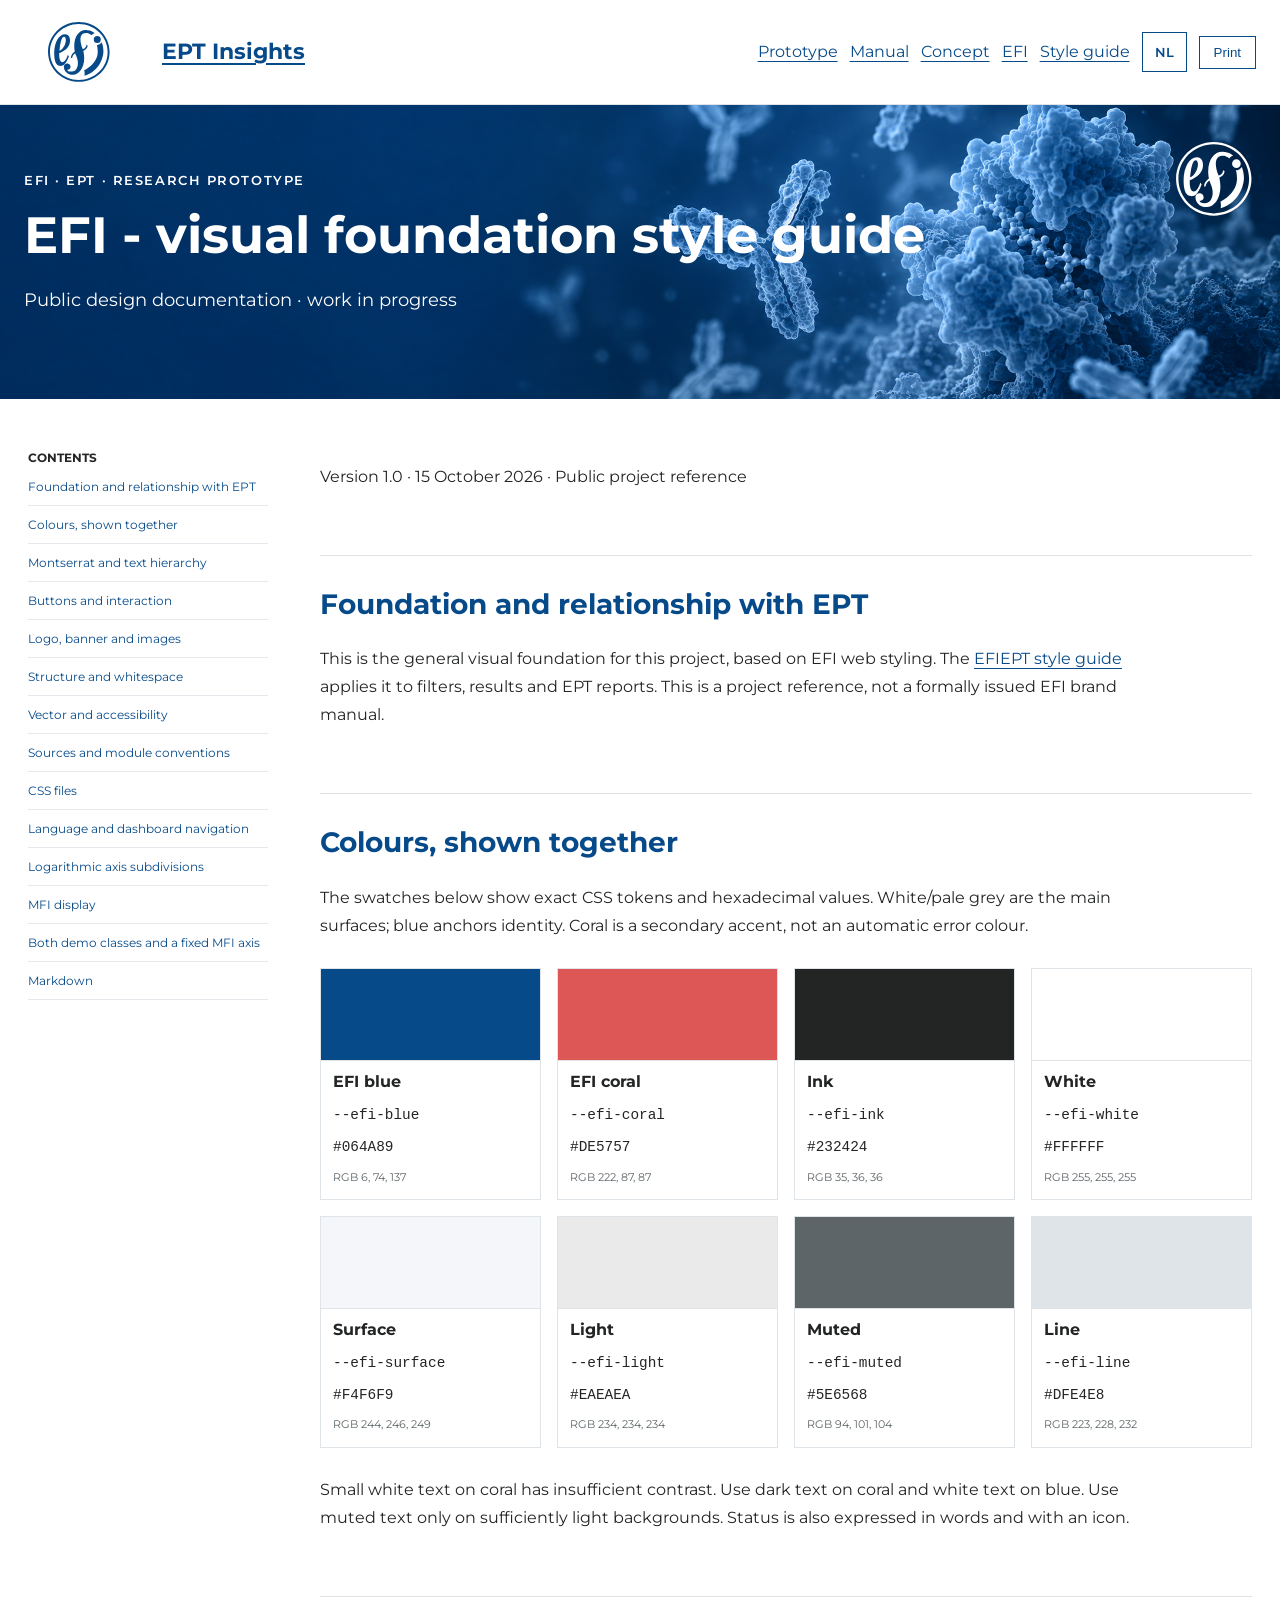
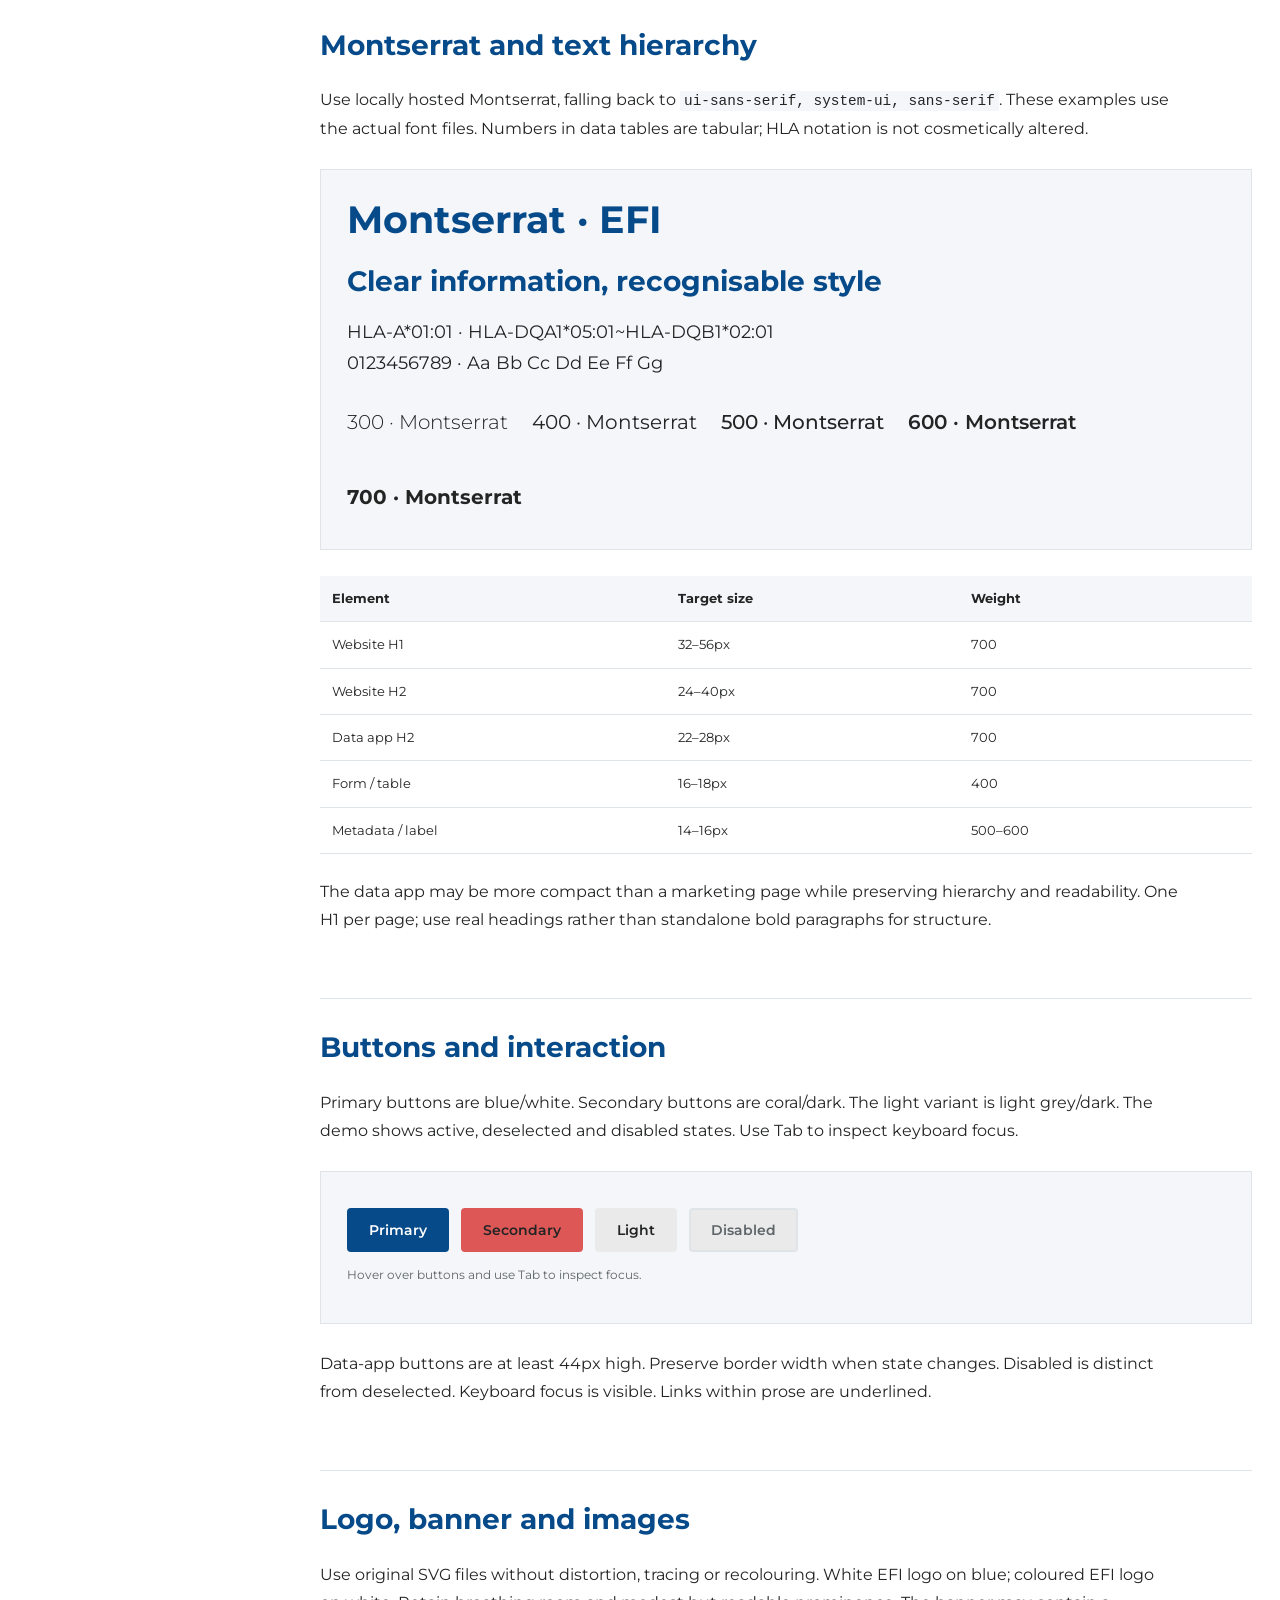
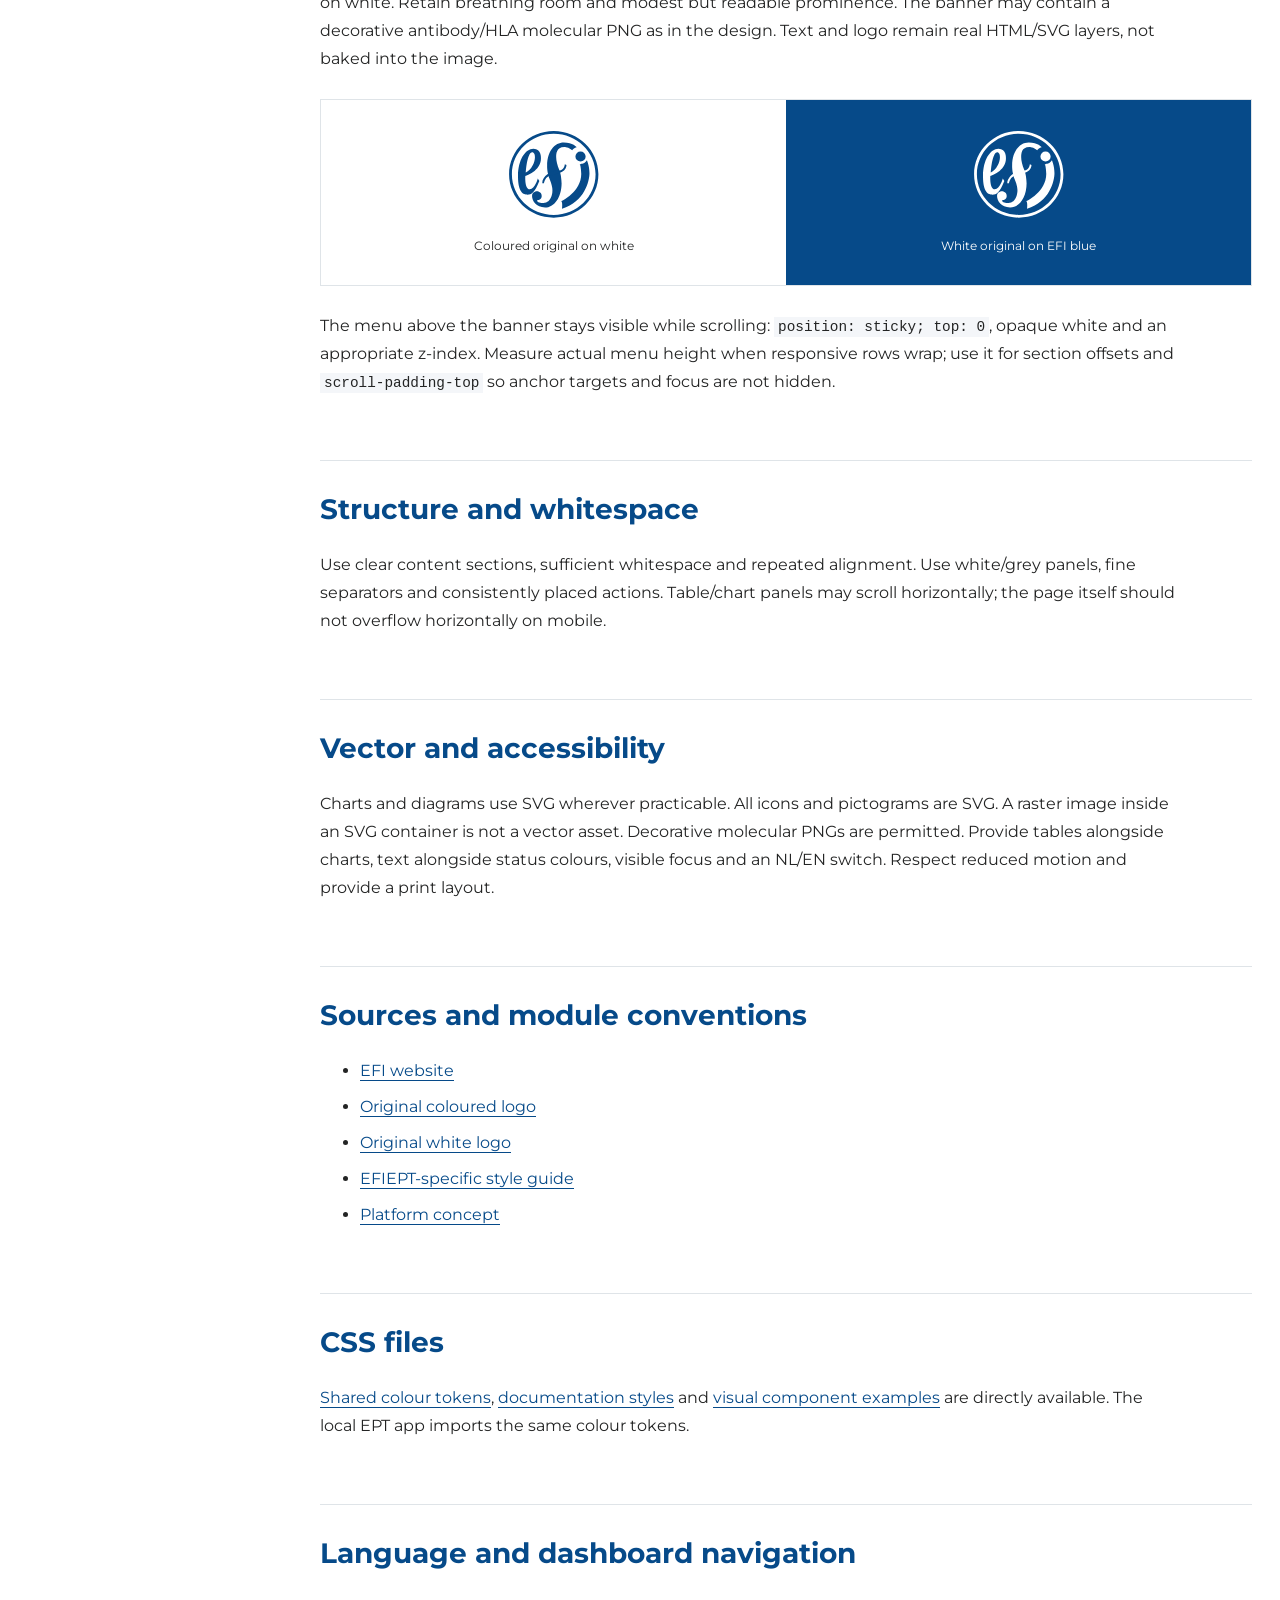
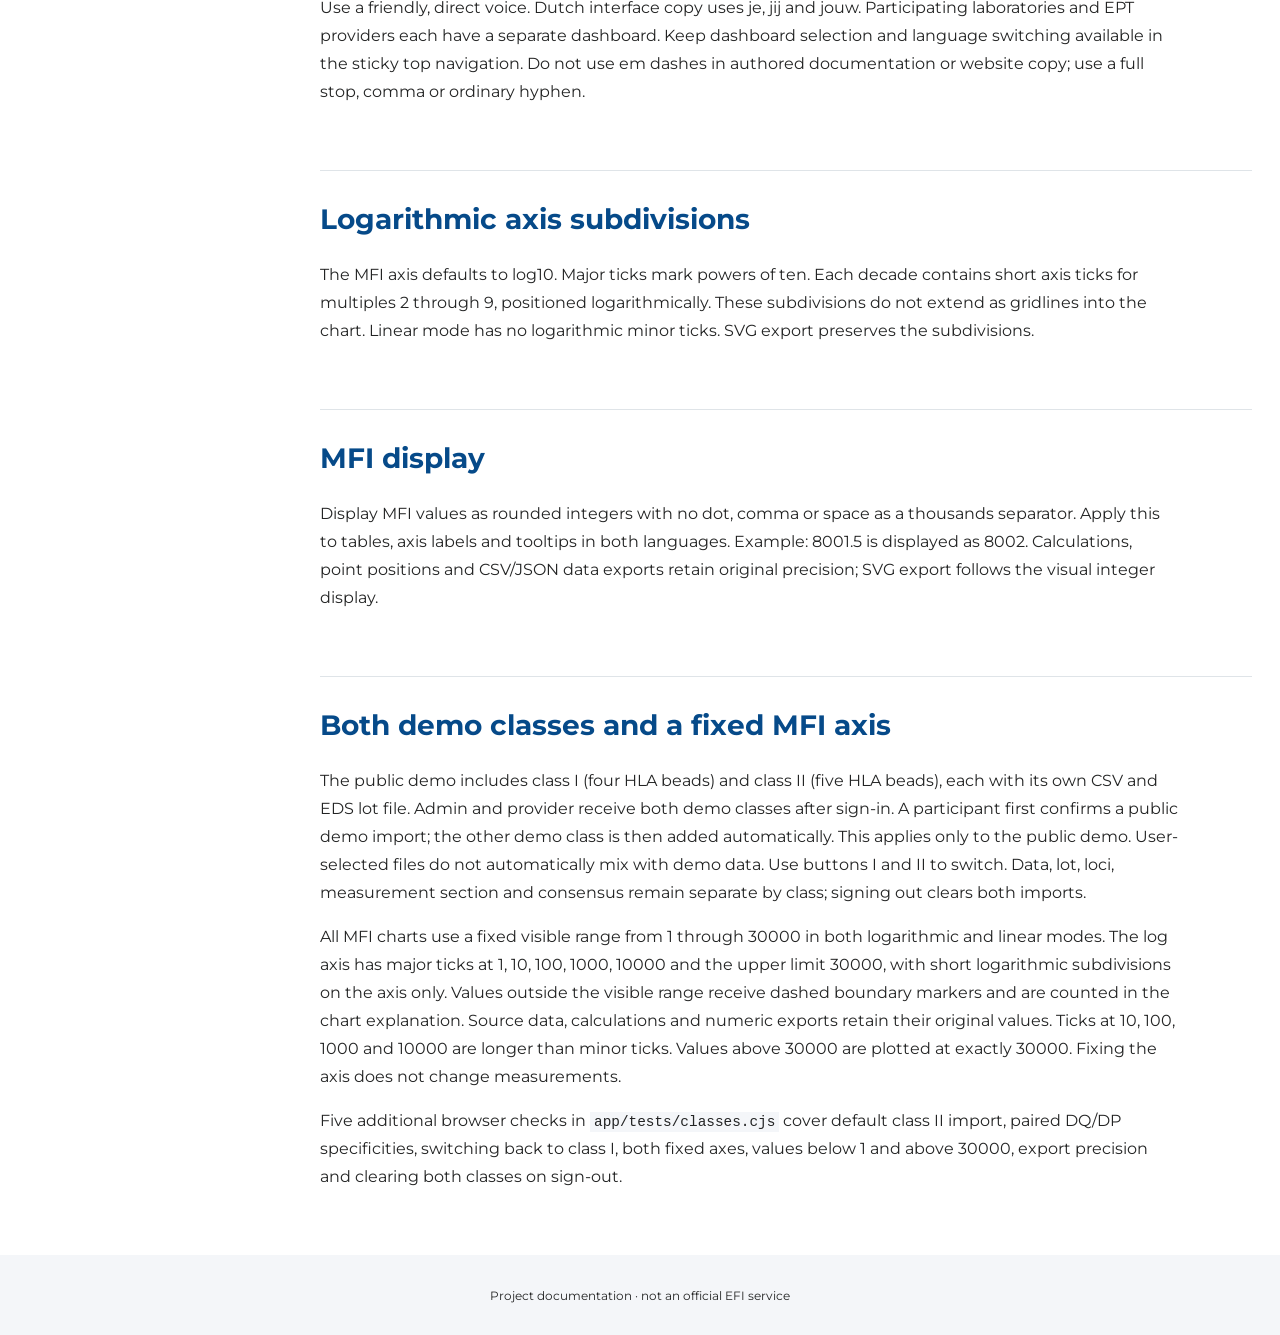
<file: docs/efi-style_EN.html>
<!doctype html><html lang="en"><head><meta charset="utf-8"><meta name="viewport" content="width=device-width,initial-scale=1"><meta name="referrer" content="strict-origin-when-cross-origin"><title>EFI - visual foundation style guide</title><link rel="icon" href="assets/logo-color.svg"><link rel="stylesheet" href="assets/efi.css"><link rel="stylesheet" href="assets/tokens.css"><link rel="stylesheet" href="assets/specimen.css"><script src="assets/style-demo.js" defer></script></head><body><header class="top"><img src="assets/logo-color.svg" alt="EFI"><a class="brand" href="index_EN.html">EPT Insights</a><div class="header-actions"><a href="app/">Prototype</a><a href="manual_EN.html">Manual</a><a href="concept_EN.html">Concept</a><a href="efi-style_EN.html">EFI</a><a href="style_EN.html">Style guide</a><a class="language-switch" href="efi-style_NL.html" lang="nl" hreflang="nl">NL</a><button class="print" onclick="window.print()">Print</button></div></header><div class="hero"><div class="eyebrow">EFI · EPT · Research prototype</div><h1>EFI - visual foundation style guide</h1><p>Public design documentation · work in progress</p><img class="hero-logo" src="assets/logo-white.svg" alt="EFI"></div><div class="layout"><aside><strong>CONTENTS</strong><a href="#foundation-and-relationship-with-ept">Foundation and relationship with EPT</a><a href="#colours-shown-together">Colours, shown together</a><a href="#montserrat-and-text-hierarchy">Montserrat and text hierarchy</a><a href="#buttons-and-interaction">Buttons and interaction</a><a href="#logo-banner-and-images">Logo, banner and images</a><a href="#structure-and-whitespace">Structure and whitespace</a><a href="#vector-and-accessibility">Vector and accessibility</a><a href="#sources-and-module-conventions">Sources and module conventions</a><a href="#css-files">CSS files</a><a href="#language-and-dashboard-navigation">Language and dashboard navigation</a><a href="#logarithmic-axis-subdivisions">Logarithmic axis subdivisions</a><a href="#mfi-display">MFI display</a><a href="#both-demo-classes-and-a-fixed-mfi-axis">Both demo classes and a fixed MFI axis</a><a href="efi-style_EN.md">Markdown</a></aside><main><p>Version 1.0 · 15 October 2026 · Public project reference</p>
<h2 id="foundation-and-relationship-with-ept">Foundation and relationship with EPT</h2>
<p>This is the general visual foundation for this project, based on EFI web styling. The <a href="efi-style_EN.html">EFI</a><a href="style_EN.html">EPT style guide</a> applies it to filters, results and EPT reports. This is a project reference, not a formally issued EFI brand manual.</p>
<h2 id="colours-shown-together">Colours, shown together</h2>
<p>The swatches below show exact CSS tokens and hexadecimal values. White/pale grey are the main surfaces; blue anchors identity. Coral is a secondary accent, not an automatic error colour.</p>
<div class="colour-grid"><div class="colour-card"><div class="colour-chip" style="background:#064A89"></div><strong>EFI blue</strong><code>--efi-blue</code><code>#064A89</code><small>RGB 6, 74, 137</small></div><div class="colour-card"><div class="colour-chip" style="background:#DE5757"></div><strong>EFI coral</strong><code>--efi-coral</code><code>#DE5757</code><small>RGB 222, 87, 87</small></div><div class="colour-card"><div class="colour-chip" style="background:#232424"></div><strong>Ink</strong><code>--efi-ink</code><code>#232424</code><small>RGB 35, 36, 36</small></div><div class="colour-card"><div class="colour-chip" style="background:#FFFFFF"></div><strong>White</strong><code>--efi-white</code><code>#FFFFFF</code><small>RGB 255, 255, 255</small></div><div class="colour-card"><div class="colour-chip" style="background:#F4F6F9"></div><strong>Surface</strong><code>--efi-surface</code><code>#F4F6F9</code><small>RGB 244, 246, 249</small></div><div class="colour-card"><div class="colour-chip" style="background:#EAEAEA"></div><strong>Light</strong><code>--efi-light</code><code>#EAEAEA</code><small>RGB 234, 234, 234</small></div><div class="colour-card"><div class="colour-chip" style="background:#5E6568"></div><strong>Muted</strong><code>--efi-muted</code><code>#5E6568</code><small>RGB 94, 101, 104</small></div><div class="colour-card"><div class="colour-chip" style="background:#DFE4E8"></div><strong>Line</strong><code>--efi-line</code><code>#DFE4E8</code><small>RGB 223, 228, 232</small></div></div>

<p>Small white text on coral has insufficient contrast. Use dark text on coral and white text on blue. Use muted text only on sufficiently light backgrounds. Status is also expressed in words and with an icon.</p>
<h2 id="montserrat-and-text-hierarchy">Montserrat and text hierarchy</h2>
<p>Use locally hosted Montserrat, falling back to <code>ui-sans-serif, system-ui, sans-serif</code>. These examples use the actual font files. Numbers in data tables are tabular; HLA notation is not cosmetically altered.</p>
<div class="type-specimen"><div class="type-title">Montserrat · EFI</div><div class="type-h2">Clear information, recognisable style</div><p class="type-body">HLA-A*01:01 · HLA-DQA1*05:01~HLA-DQB1*02:01<br>0123456789 · Aa Bb Cc Dd Ee Ff Gg</p><div class="weight-row"><span style="font-weight:300">300 · Montserrat</span><span style="font-weight:400">400 · Montserrat</span><span style="font-weight:500">500 · Montserrat</span><span style="font-weight:600">600 · Montserrat</span><span style="font-weight:700">700 · Montserrat</span></div></div>

<div class="table-scroll"><table>
<thead>
<tr>
<th>Element</th>
<th>Target size</th>
<th>Weight</th>
</tr>
</thead>
<tbody>
<tr>
<td>Website H1</td>
<td>32–56px</td>
<td>700</td>
</tr>
<tr>
<td>Website H2</td>
<td>24–40px</td>
<td>700</td>
</tr>
<tr>
<td>Data app H2</td>
<td>22–28px</td>
<td>700</td>
</tr>
<tr>
<td>Form / table</td>
<td>16–18px</td>
<td>400</td>
</tr>
<tr>
<td>Metadata / label</td>
<td>14–16px</td>
<td>500–600</td>
</tr>
</tbody>
</table></div>
<p>The data app may be more compact than a marketing page while preserving hierarchy and readability. One H1 per page; use real headings rather than standalone bold paragraphs for structure.</p>
<h2 id="buttons-and-interaction">Buttons and interaction</h2>
<p>Primary buttons are blue/white. Secondary buttons are coral/dark. The light variant is light grey/dark. The demo shows active, deselected and disabled states. Use Tab to inspect keyboard focus.</p>
<div class="button-specimen"><div class="button-row"><button class="button-demo primary">Primary</button><button class="button-demo secondary">Secondary</button><button class="button-demo light">Light</button><button class="button-demo" disabled>Disabled</button></div><p class="token-note">Hover over buttons and use Tab to inspect focus.</p></div>

<p>Data-app buttons are at least 44px high. Preserve border width when state changes. Disabled is distinct from deselected. Keyboard focus is visible. Links within prose are underlined.</p>
<h2 id="logo-banner-and-images">Logo, banner and images</h2>
<p>Use original SVG files without distortion, tracing or recolouring. White EFI logo on blue; coloured EFI logo on white. Retain breathing room and modest but readable prominence. The banner may contain a decorative antibody/HLA molecular PNG as in the design. Text and logo remain real HTML/SVG layers, not baked into the image.</p>
<div class="logo-examples"><figure><img src="assets/logo-color.svg" alt="EFI"><figcaption>Coloured original on white</figcaption></figure><figure><img src="assets/logo-white.svg" alt="EFI"><figcaption>White original on EFI blue</figcaption></figure></div>

<p>The menu above the banner stays visible while scrolling: <code>position: sticky; top: 0</code>, opaque white and an appropriate z-index. Measure actual menu height when responsive rows wrap; use it for section offsets and <code>scroll-padding-top</code> so anchor targets and focus are not hidden.</p>
<h2 id="structure-and-whitespace">Structure and whitespace</h2>
<p>Use clear content sections, sufficient whitespace and repeated alignment. Use white/grey panels, fine separators and consistently placed actions. Table/chart panels may scroll horizontally; the page itself should not overflow horizontally on mobile.</p>
<h2 id="vector-and-accessibility">Vector and accessibility</h2>
<p>Charts and diagrams use SVG wherever practicable. All icons and pictograms are SVG. A raster image inside an SVG container is not a vector asset. Decorative molecular PNGs are permitted. Provide tables alongside charts, text alongside status colours, visible focus and an NL/EN switch. Respect reduced motion and provide a print layout.</p>
<h2 id="sources-and-module-conventions">Sources and module conventions</h2>
<ul>
<li><a href="https://efi-web.org/">EFI website</a></li>
<li><a href="https://efi-web.org/dist/images/logos/logo-color.svg">Original coloured logo</a></li>
<li><a href="https://efi-web.org/dist/images/logos/logo-white.svg">Original white logo</a></li>
<li><a href="efi-style_EN.html">EFI</a><a href="style_EN.html">EPT-specific style guide</a></li>
<li><a href="concept_EN.html">Platform concept</a></li>
</ul>
<h2 id="css-files">CSS files</h2>
<p><a href="assets/tokens.css">Shared colour tokens</a>, <a href="assets/efi.css">documentation styles</a> and <a href="assets/specimen.css">visual component examples</a> are directly available. The local EPT app imports the same colour tokens.</p>
<h2 id="language-and-dashboard-navigation">Language and dashboard navigation</h2>
<p>Use a friendly, direct voice. Dutch interface copy uses je, jij and jouw. Participating laboratories and EPT providers each have a separate dashboard. Keep dashboard selection and language switching available in the sticky top navigation. Do not use em dashes in authored documentation or website copy; use a full stop, comma or ordinary hyphen.</p>
<h2 id="logarithmic-axis-subdivisions">Logarithmic axis subdivisions</h2>
<p>The MFI axis defaults to log10. Major ticks mark powers of ten. Each decade contains short axis ticks for multiples 2 through 9, positioned logarithmically. These subdivisions do not extend as gridlines into the chart. Linear mode has no logarithmic minor ticks. SVG export preserves the subdivisions.</p>
<h2 id="mfi-display">MFI display</h2>
<p>Display MFI values as rounded integers with no dot, comma or space as a thousands separator. Apply this to tables, axis labels and tooltips in both languages. Example: 8001.5 is displayed as 8002. Calculations, point positions and CSV/JSON data exports retain original precision; SVG export follows the visual integer display.</p>
<h2 id="both-demo-classes-and-a-fixed-mfi-axis">Both demo classes and a fixed MFI axis</h2>
<p>The public demo includes class I (four HLA beads) and class II (five HLA beads), each with its own CSV and EDS lot file. Admin and provider receive both demo classes after sign-in. A participant first confirms a public demo import; the other demo class is then added automatically. This applies only to the public demo. User-selected files do not automatically mix with demo data. Use buttons I and II to switch. Data, lot, loci, measurement section and consensus remain separate by class; signing out clears both imports.</p>
<p>All MFI charts use a fixed visible range from 1 through 30000 in both logarithmic and linear modes. The log axis has major ticks at 1, 10, 100, 1000, 10000 and the upper limit 30000, with short logarithmic subdivisions on the axis only. Values outside the visible range receive dashed boundary markers and are counted in the chart explanation. Source data, calculations and numeric exports retain their original values. Ticks at 10, 100, 1000 and 10000 are longer than minor ticks. Values above 30000 are plotted at exactly 30000. Fixing the axis does not change measurements.</p>
<p>Five additional browser checks in <code>app/tests/classes.cjs</code> cover default class II import, paired DQ/DP specificities, switching back to class I, both fixed axes, values below 1 and above 30000, export precision and clearing both classes on sign-out.</p></main></div><footer>Project documentation · not an official EFI service</footer></body></html>
</file>
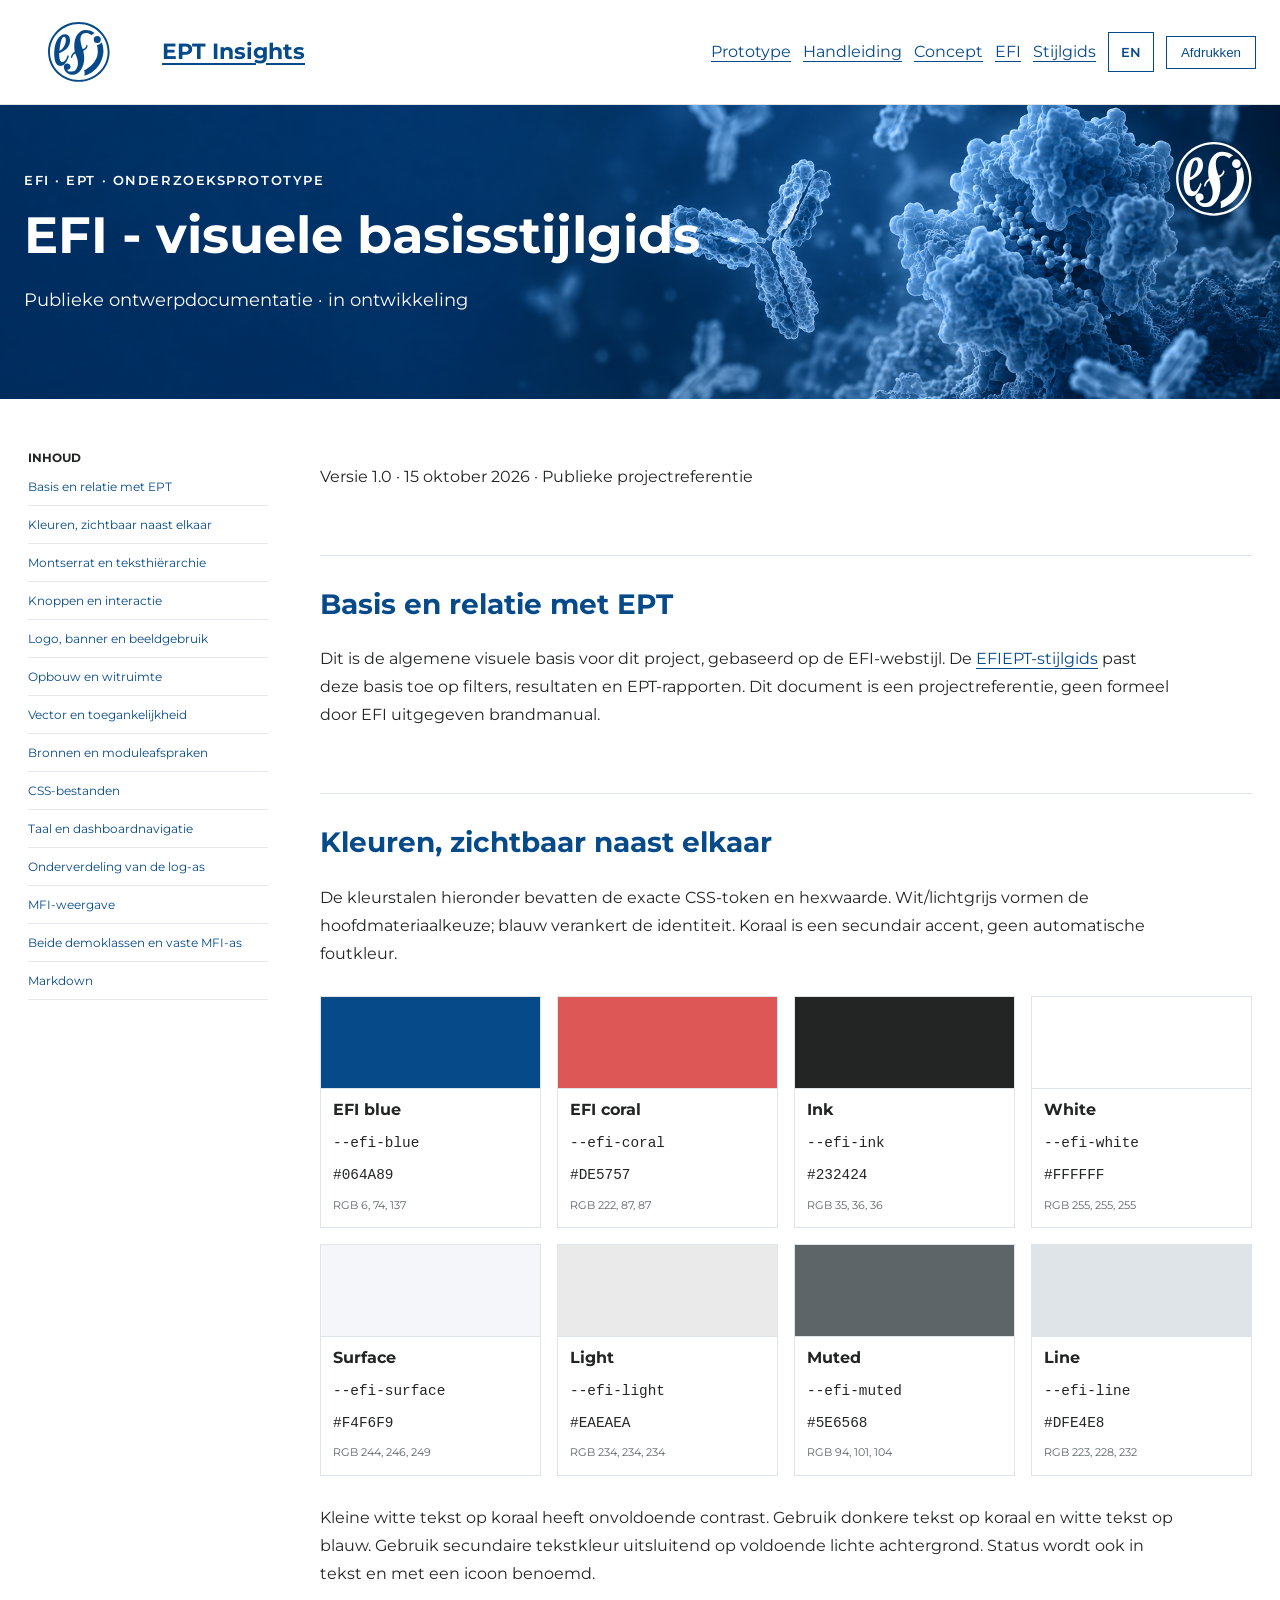
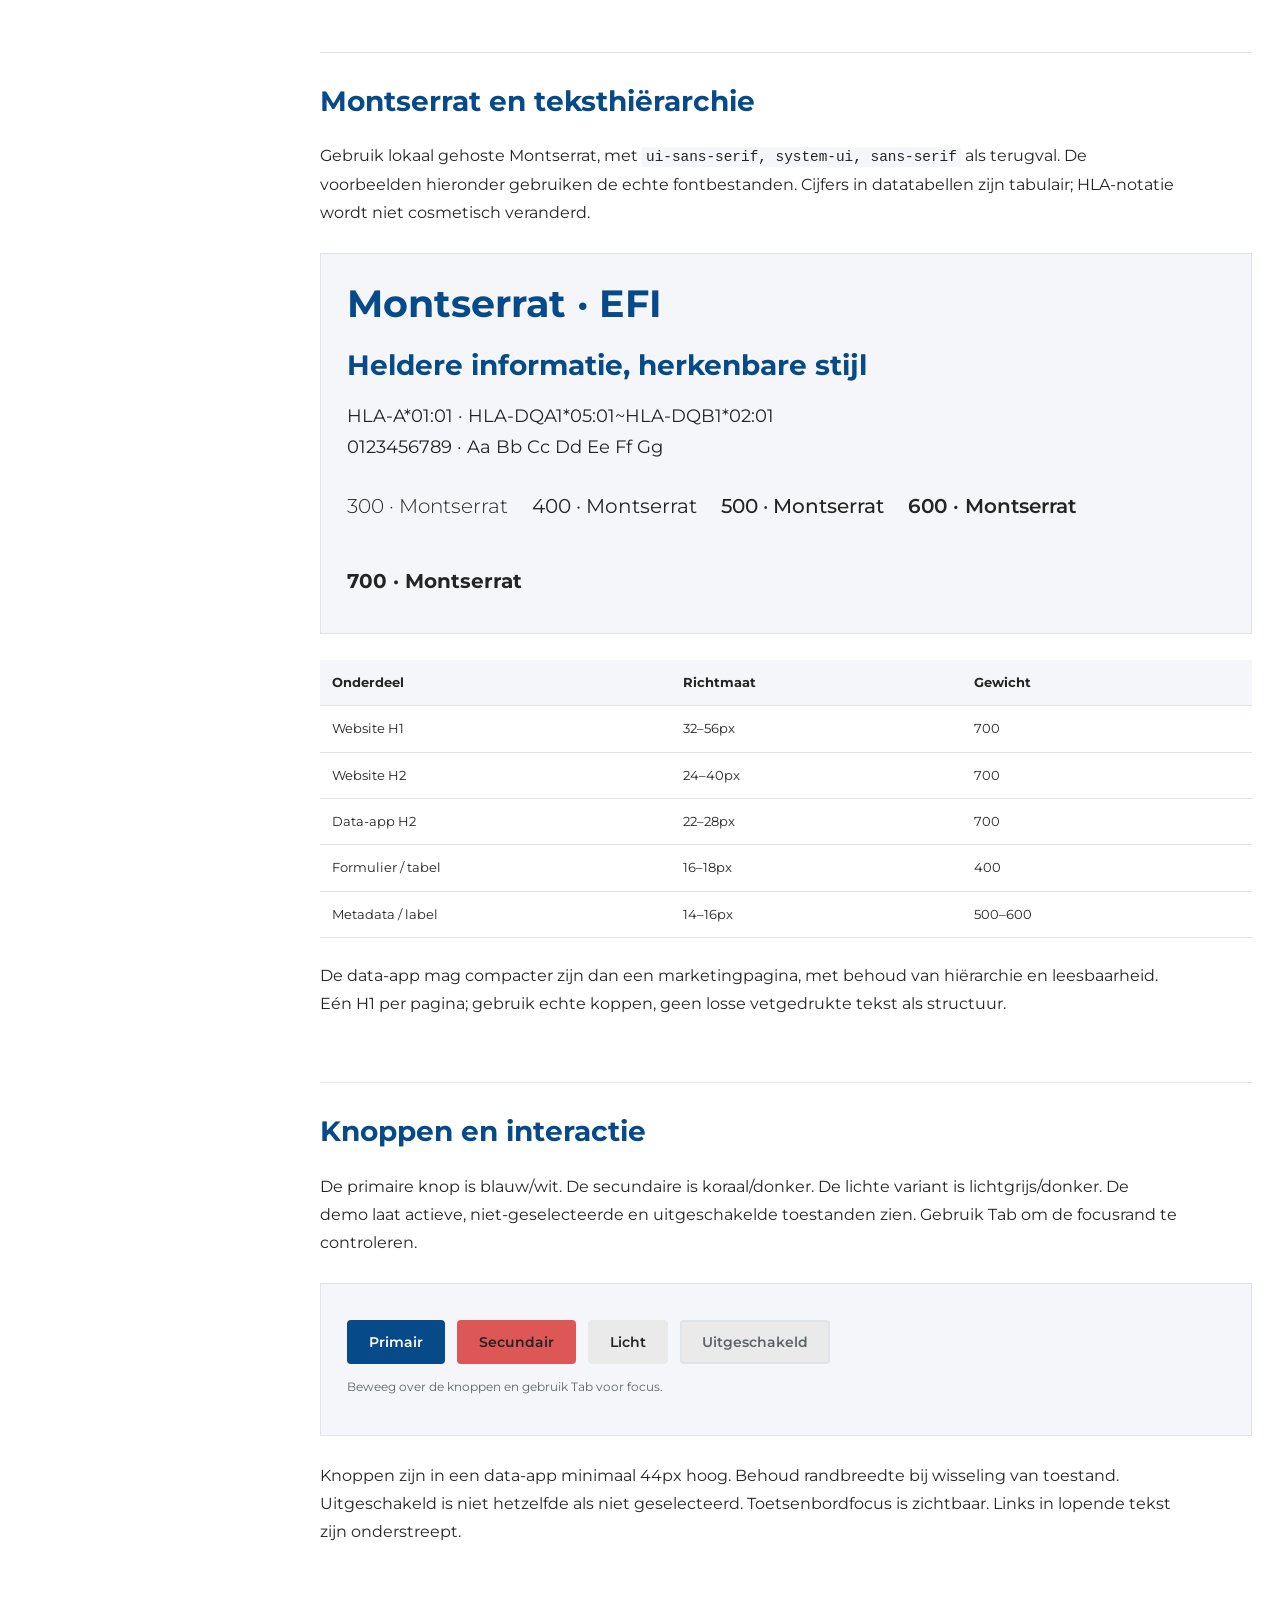
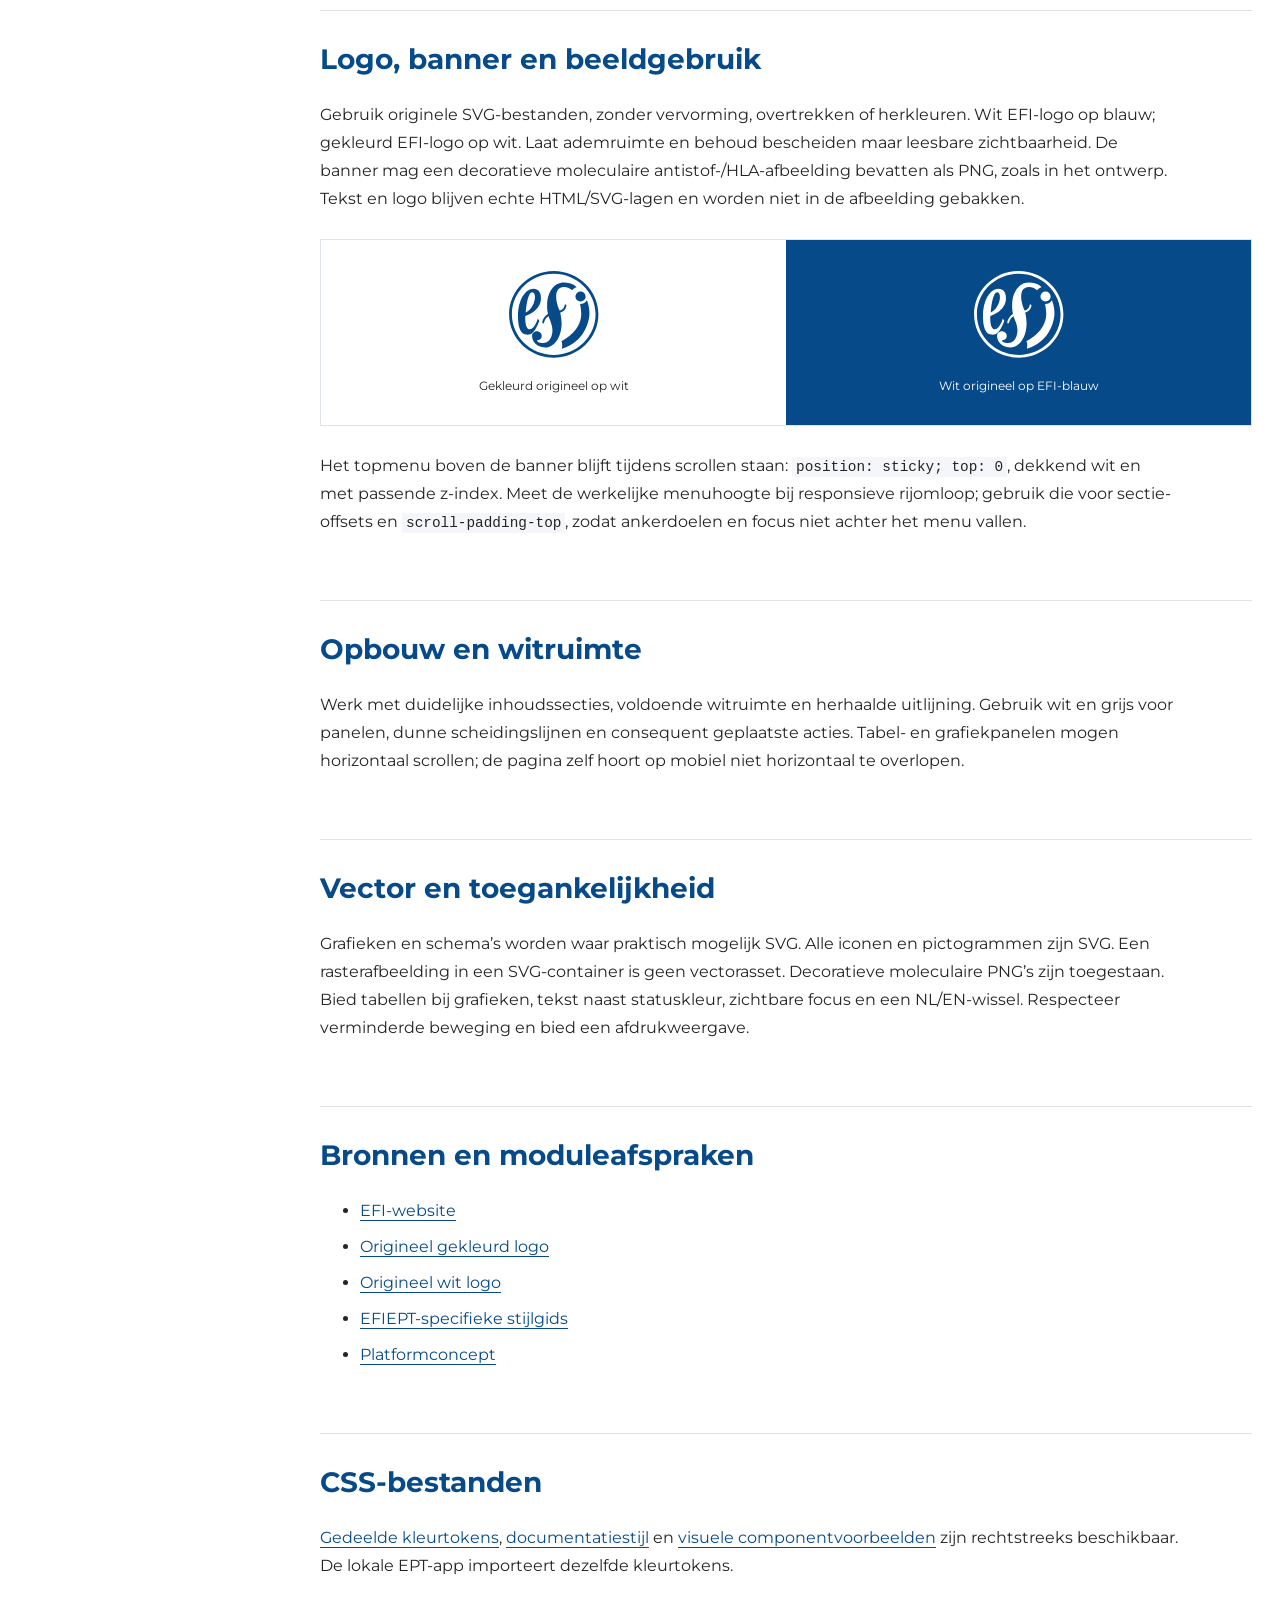
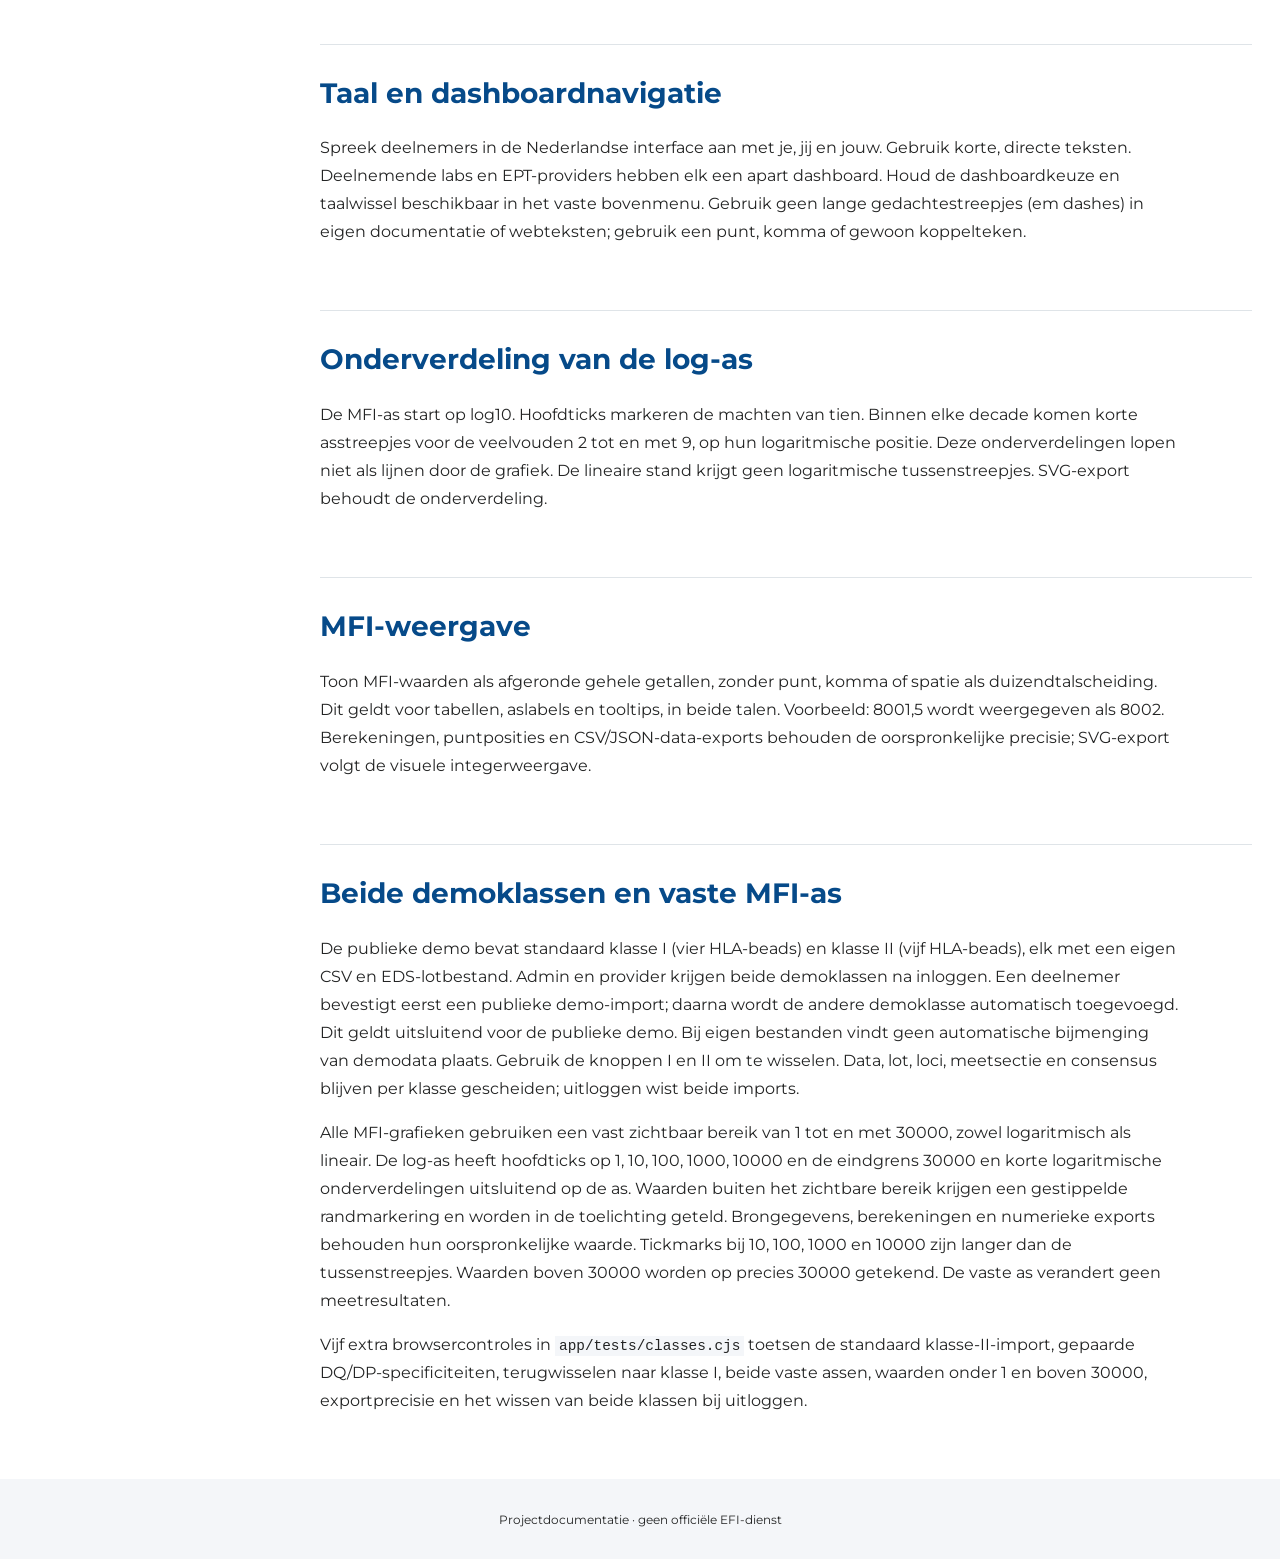
<file: docs/efi-style_NL.html>
<!doctype html><html lang="nl"><head><meta charset="utf-8"><meta name="viewport" content="width=device-width,initial-scale=1"><meta name="referrer" content="strict-origin-when-cross-origin"><title>EFI - visuele basisstijlgids</title><link rel="icon" href="assets/logo-color.svg"><link rel="stylesheet" href="assets/efi.css"><link rel="stylesheet" href="assets/tokens.css"><link rel="stylesheet" href="assets/specimen.css"><script src="assets/style-demo.js" defer></script></head><body><header class="top"><img src="assets/logo-color.svg" alt="EFI"><a class="brand" href="index_NL.html">EPT Insights</a><div class="header-actions"><a href="app/">Prototype</a><a href="manual_NL.html">Handleiding</a><a href="concept_NL.html">Concept</a><a href="efi-style_NL.html">EFI</a><a href="style_NL.html">Stijlgids</a><a class="language-switch" href="efi-style_EN.html" lang="en" hreflang="en">EN</a><button class="print" onclick="window.print()">Afdrukken</button></div></header><div class="hero"><div class="eyebrow">EFI · EPT · Onderzoeksprototype</div><h1>EFI - visuele basisstijlgids</h1><p>Publieke ontwerpdocumentatie · in ontwikkeling</p><img class="hero-logo" src="assets/logo-white.svg" alt="EFI"></div><div class="layout"><aside><strong>INHOUD</strong><a href="#basis-en-relatie-met-ept">Basis en relatie met EPT</a><a href="#kleuren-zichtbaar-naast-elkaar">Kleuren, zichtbaar naast elkaar</a><a href="#montserrat-en-teksthierarchie">Montserrat en teksthiërarchie</a><a href="#knoppen-en-interactie">Knoppen en interactie</a><a href="#logo-banner-en-beeldgebruik">Logo, banner en beeldgebruik</a><a href="#opbouw-en-witruimte">Opbouw en witruimte</a><a href="#vector-en-toegankelijkheid">Vector en toegankelijkheid</a><a href="#bronnen-en-moduleafspraken">Bronnen en moduleafspraken</a><a href="#css-bestanden">CSS-bestanden</a><a href="#taal-en-dashboardnavigatie">Taal en dashboardnavigatie</a><a href="#onderverdeling-van-de-log-as">Onderverdeling van de log-as</a><a href="#mfi-weergave">MFI-weergave</a><a href="#beide-demoklassen-en-vaste-mfi-as">Beide demoklassen en vaste MFI-as</a><a href="efi-style_NL.md">Markdown</a></aside><main><p>Versie 1.0 · 15 oktober 2026 · Publieke projectreferentie</p>
<h2 id="basis-en-relatie-met-ept">Basis en relatie met EPT</h2>
<p>Dit is de algemene visuele basis voor dit project, gebaseerd op de EFI-webstijl. De <a href="efi-style_NL.html">EFI</a><a href="style_NL.html">EPT-stijlgids</a> past deze basis toe op filters, resultaten en EPT-rapporten. Dit document is een projectreferentie, geen formeel door EFI uitgegeven brandmanual.</p>
<h2 id="kleuren-zichtbaar-naast-elkaar">Kleuren, zichtbaar naast elkaar</h2>
<p>De kleurstalen hieronder bevatten de exacte CSS-token en hexwaarde. Wit/lichtgrijs vormen de hoofdmateriaalkeuze; blauw verankert de identiteit. Koraal is een secundair accent, geen automatische foutkleur.</p>
<div class="colour-grid"><div class="colour-card"><div class="colour-chip" style="background:#064A89"></div><strong>EFI blue</strong><code>--efi-blue</code><code>#064A89</code><small>RGB 6, 74, 137</small></div><div class="colour-card"><div class="colour-chip" style="background:#DE5757"></div><strong>EFI coral</strong><code>--efi-coral</code><code>#DE5757</code><small>RGB 222, 87, 87</small></div><div class="colour-card"><div class="colour-chip" style="background:#232424"></div><strong>Ink</strong><code>--efi-ink</code><code>#232424</code><small>RGB 35, 36, 36</small></div><div class="colour-card"><div class="colour-chip" style="background:#FFFFFF"></div><strong>White</strong><code>--efi-white</code><code>#FFFFFF</code><small>RGB 255, 255, 255</small></div><div class="colour-card"><div class="colour-chip" style="background:#F4F6F9"></div><strong>Surface</strong><code>--efi-surface</code><code>#F4F6F9</code><small>RGB 244, 246, 249</small></div><div class="colour-card"><div class="colour-chip" style="background:#EAEAEA"></div><strong>Light</strong><code>--efi-light</code><code>#EAEAEA</code><small>RGB 234, 234, 234</small></div><div class="colour-card"><div class="colour-chip" style="background:#5E6568"></div><strong>Muted</strong><code>--efi-muted</code><code>#5E6568</code><small>RGB 94, 101, 104</small></div><div class="colour-card"><div class="colour-chip" style="background:#DFE4E8"></div><strong>Line</strong><code>--efi-line</code><code>#DFE4E8</code><small>RGB 223, 228, 232</small></div></div>

<p>Kleine witte tekst op koraal heeft onvoldoende contrast. Gebruik donkere tekst op koraal en witte tekst op blauw. Gebruik secundaire tekstkleur uitsluitend op voldoende lichte achtergrond. Status wordt ook in tekst en met een icoon benoemd.</p>
<h2 id="montserrat-en-teksthierarchie">Montserrat en teksthiërarchie</h2>
<p>Gebruik lokaal gehoste Montserrat, met <code>ui-sans-serif, system-ui, sans-serif</code> als terugval. De voorbeelden hieronder gebruiken de echte fontbestanden. Cijfers in datatabellen zijn tabulair; HLA-notatie wordt niet cosmetisch veranderd.</p>
<div class="type-specimen"><div class="type-title">Montserrat · EFI</div><div class="type-h2">Heldere informatie, herkenbare stijl</div><p class="type-body">HLA-A*01:01 · HLA-DQA1*05:01~HLA-DQB1*02:01<br>0123456789 · Aa Bb Cc Dd Ee Ff Gg</p><div class="weight-row"><span style="font-weight:300">300 · Montserrat</span><span style="font-weight:400">400 · Montserrat</span><span style="font-weight:500">500 · Montserrat</span><span style="font-weight:600">600 · Montserrat</span><span style="font-weight:700">700 · Montserrat</span></div></div>

<div class="table-scroll"><table>
<thead>
<tr>
<th>Onderdeel</th>
<th>Richtmaat</th>
<th>Gewicht</th>
</tr>
</thead>
<tbody>
<tr>
<td>Website H1</td>
<td>32–56px</td>
<td>700</td>
</tr>
<tr>
<td>Website H2</td>
<td>24–40px</td>
<td>700</td>
</tr>
<tr>
<td>Data-app H2</td>
<td>22–28px</td>
<td>700</td>
</tr>
<tr>
<td>Formulier / tabel</td>
<td>16–18px</td>
<td>400</td>
</tr>
<tr>
<td>Metadata / label</td>
<td>14–16px</td>
<td>500–600</td>
</tr>
</tbody>
</table></div>
<p>De data-app mag compacter zijn dan een marketingpagina, met behoud van hiërarchie en leesbaarheid. Eén H1 per pagina; gebruik echte koppen, geen losse vetgedrukte tekst als structuur.</p>
<h2 id="knoppen-en-interactie">Knoppen en interactie</h2>
<p>De primaire knop is blauw/wit. De secundaire is koraal/donker. De lichte variant is lichtgrijs/donker. De demo laat actieve, niet-geselecteerde en uitgeschakelde toestanden zien. Gebruik Tab om de focusrand te controleren.</p>
<div class="button-specimen"><div class="button-row"><button class="button-demo primary">Primair</button><button class="button-demo secondary">Secundair</button><button class="button-demo light">Licht</button><button class="button-demo" disabled>Uitgeschakeld</button></div><p class="token-note">Beweeg over de knoppen en gebruik Tab voor focus.</p></div>

<p>Knoppen zijn in een data-app minimaal 44px hoog. Behoud randbreedte bij wisseling van toestand. Uitgeschakeld is niet hetzelfde als niet geselecteerd. Toetsenbordfocus is zichtbaar. Links in lopende tekst zijn onderstreept.</p>
<h2 id="logo-banner-en-beeldgebruik">Logo, banner en beeldgebruik</h2>
<p>Gebruik originele SVG-bestanden, zonder vervorming, overtrekken of herkleuren. Wit EFI-logo op blauw; gekleurd EFI-logo op wit. Laat ademruimte en behoud bescheiden maar leesbare zichtbaarheid. De banner mag een decoratieve moleculaire antistof-/HLA-afbeelding bevatten als PNG, zoals in het ontwerp. Tekst en logo blijven echte HTML/SVG-lagen en worden niet in de afbeelding gebakken.</p>
<div class="logo-examples"><figure><img src="assets/logo-color.svg" alt="EFI"><figcaption>Gekleurd origineel op wit</figcaption></figure><figure><img src="assets/logo-white.svg" alt="EFI"><figcaption>Wit origineel op EFI-blauw</figcaption></figure></div>

<p>Het topmenu boven de banner blijft tijdens scrollen staan: <code>position: sticky; top: 0</code>, dekkend wit en met passende z-index. Meet de werkelijke menuhoogte bij responsieve rijomloop; gebruik die voor sectie-offsets en <code>scroll-padding-top</code>, zodat ankerdoelen en focus niet achter het menu vallen.</p>
<h2 id="opbouw-en-witruimte">Opbouw en witruimte</h2>
<p>Werk met duidelijke inhoudssecties, voldoende witruimte en herhaalde uitlijning. Gebruik wit en grijs voor panelen, dunne scheidingslijnen en consequent geplaatste acties. Tabel- en grafiekpanelen mogen horizontaal scrollen; de pagina zelf hoort op mobiel niet horizontaal te overlopen.</p>
<h2 id="vector-en-toegankelijkheid">Vector en toegankelijkheid</h2>
<p>Grafieken en schema’s worden waar praktisch mogelijk SVG. Alle iconen en pictogrammen zijn SVG. Een rasterafbeelding in een SVG-container is geen vectorasset. Decoratieve moleculaire PNG’s zijn toegestaan. Bied tabellen bij grafieken, tekst naast statuskleur, zichtbare focus en een NL/EN-wissel. Respecteer verminderde beweging en bied een afdrukweergave.</p>
<h2 id="bronnen-en-moduleafspraken">Bronnen en moduleafspraken</h2>
<ul>
<li><a href="https://efi-web.org/">EFI-website</a></li>
<li><a href="https://efi-web.org/dist/images/logos/logo-color.svg">Origineel gekleurd logo</a></li>
<li><a href="https://efi-web.org/dist/images/logos/logo-white.svg">Origineel wit logo</a></li>
<li><a href="efi-style_NL.html">EFI</a><a href="style_NL.html">EPT-specifieke stijlgids</a></li>
<li><a href="concept_NL.html">Platformconcept</a></li>
</ul>
<h2 id="css-bestanden">CSS-bestanden</h2>
<p><a href="assets/tokens.css">Gedeelde kleurtokens</a>, <a href="assets/efi.css">documentatiestijl</a> en <a href="assets/specimen.css">visuele componentvoorbeelden</a> zijn rechtstreeks beschikbaar. De lokale EPT-app importeert dezelfde kleurtokens.</p>
<h2 id="taal-en-dashboardnavigatie">Taal en dashboardnavigatie</h2>
<p>Spreek deelnemers in de Nederlandse interface aan met je, jij en jouw. Gebruik korte, directe teksten. Deelnemende labs en EPT-providers hebben elk een apart dashboard. Houd de dashboardkeuze en taalwissel beschikbaar in het vaste bovenmenu. Gebruik geen lange gedachtestreepjes (em dashes) in eigen documentatie of webteksten; gebruik een punt, komma of gewoon koppelteken.</p>
<h2 id="onderverdeling-van-de-log-as">Onderverdeling van de log-as</h2>
<p>De MFI-as start op log10. Hoofdticks markeren de machten van tien. Binnen elke decade komen korte asstreepjes voor de veelvouden 2 tot en met 9, op hun logaritmische positie. Deze onderverdelingen lopen niet als lijnen door de grafiek. De lineaire stand krijgt geen logaritmische tussenstreepjes. SVG-export behoudt de onderverdeling.</p>
<h2 id="mfi-weergave">MFI-weergave</h2>
<p>Toon MFI-waarden als afgeronde gehele getallen, zonder punt, komma of spatie als duizendtalscheiding. Dit geldt voor tabellen, aslabels en tooltips, in beide talen. Voorbeeld: 8001,5 wordt weergegeven als 8002. Berekeningen, puntposities en CSV/JSON-data-exports behouden de oorspronkelijke precisie; SVG-export volgt de visuele integerweergave.</p>
<h2 id="beide-demoklassen-en-vaste-mfi-as">Beide demoklassen en vaste MFI-as</h2>
<p>De publieke demo bevat standaard klasse I (vier HLA-beads) en klasse II (vijf HLA-beads), elk met een eigen CSV en EDS-lotbestand. Admin en provider krijgen beide demoklassen na inloggen. Een deelnemer bevestigt eerst een publieke demo-import; daarna wordt de andere demoklasse automatisch toegevoegd. Dit geldt uitsluitend voor de publieke demo. Bij eigen bestanden vindt geen automatische bijmenging van demodata plaats. Gebruik de knoppen I en II om te wisselen. Data, lot, loci, meetsectie en consensus blijven per klasse gescheiden; uitloggen wist beide imports.</p>
<p>Alle MFI-grafieken gebruiken een vast zichtbaar bereik van 1 tot en met 30000, zowel logaritmisch als lineair. De log-as heeft hoofdticks op 1, 10, 100, 1000, 10000 en de eindgrens 30000 en korte logaritmische onderverdelingen uitsluitend op de as. Waarden buiten het zichtbare bereik krijgen een gestippelde randmarkering en worden in de toelichting geteld. Brongegevens, berekeningen en numerieke exports behouden hun oorspronkelijke waarde. Tickmarks bij 10, 100, 1000 en 10000 zijn langer dan de tussenstreepjes. Waarden boven 30000 worden op precies 30000 getekend. De vaste as verandert geen meetresultaten.</p>
<p>Vijf extra browsercontroles in <code>app/tests/classes.cjs</code> toetsen de standaard klasse-II-import, gepaarde DQ/DP-specificiteiten, terugwisselen naar klasse I, beide vaste assen, waarden onder 1 en boven 30000, exportprecisie en het wissen van beide klassen bij uitloggen.</p></main></div><footer>Projectdocumentatie · geen officiële EFI-dienst</footer></body></html>
</file>
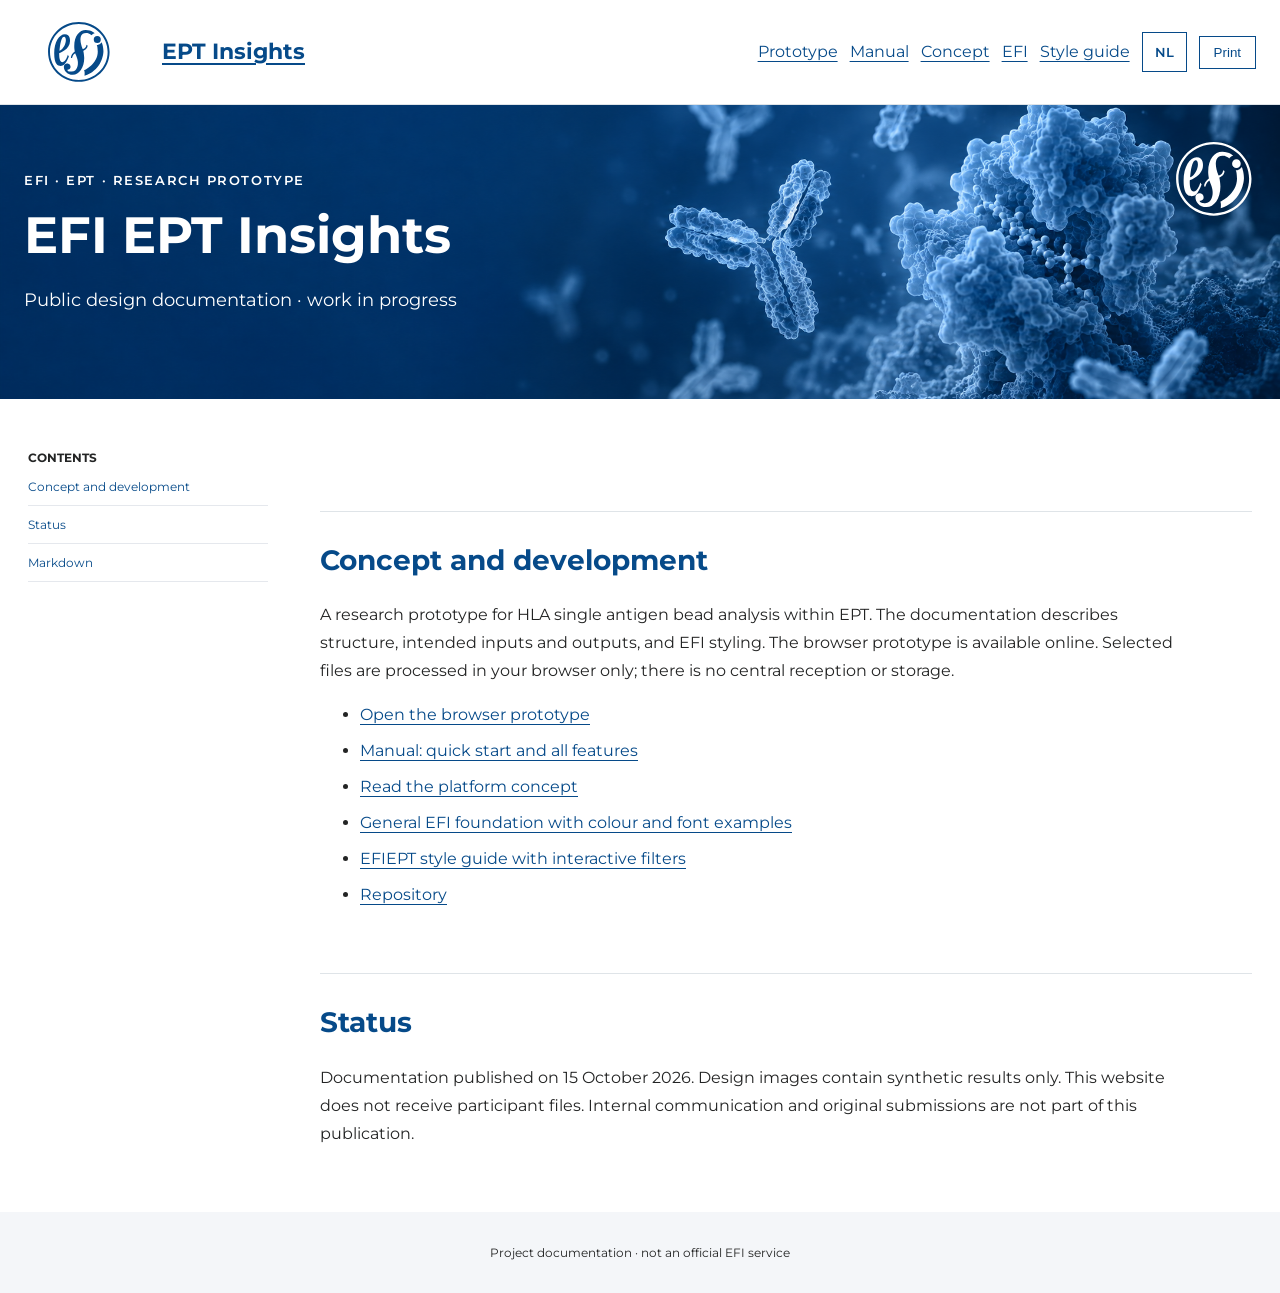
<file: docs/index_EN.html>
<!doctype html><html lang="en"><head><meta charset="utf-8"><meta name="viewport" content="width=device-width,initial-scale=1"><meta name="referrer" content="strict-origin-when-cross-origin"><title>EFI EPT Insights</title><link rel="icon" href="assets/logo-color.svg"><link rel="stylesheet" href="assets/efi.css"><link rel="stylesheet" href="assets/tokens.css"><link rel="stylesheet" href="assets/specimen.css"><script src="assets/style-demo.js" defer></script></head><body><header class="top"><img src="assets/logo-color.svg" alt="EFI"><a class="brand" href="index_EN.html">EPT Insights</a><div class="header-actions"><a href="app/">Prototype</a><a href="manual_EN.html">Manual</a><a href="concept_EN.html">Concept</a><a href="efi-style_EN.html">EFI</a><a href="style_EN.html">Style guide</a><a class="language-switch" href="index_NL.html" lang="nl" hreflang="nl">NL</a><button class="print" onclick="window.print()">Print</button></div></header><div class="hero"><div class="eyebrow">EFI · EPT · Research prototype</div><h1>EFI EPT Insights</h1><p>Public design documentation · work in progress</p><img class="hero-logo" src="assets/logo-white.svg" alt="EFI"></div><div class="layout"><aside><strong>CONTENTS</strong><a href="#concept-and-development">Concept and development</a><a href="#status">Status</a><a href="index_EN.md">Markdown</a></aside><main><h2 id="concept-and-development">Concept and development</h2>
<p>A research prototype for HLA single antigen bead analysis within EPT. The documentation describes structure, intended inputs and outputs, and EFI styling. The browser prototype is available online. Selected files are processed in your browser only; there is no central reception or storage.</p>
<ul>
<li><a href="app/">Open the browser prototype</a></li>
<li><a href="manual_EN.html">Manual: quick start and all features</a></li>
<li><a href="concept_EN.html">Read the platform concept</a></li>
<li><a href="efi-style_EN.html">General EFI foundation with colour and font examples</a></li>
<li><a href="efi-style_EN.html">EFI</a><a href="style_EN.html">EPT style guide with interactive filters</a></li>
<li><a href="https://github.com/espierin/ept">Repository</a></li>
</ul>
<h2 id="status">Status</h2>
<p>Documentation published on 15 October 2026. Design images contain synthetic results only. This website does not receive participant files. Internal communication and original submissions are not part of this publication.</p></main></div><footer>Project documentation · not an official EFI service</footer></body></html>
</file>
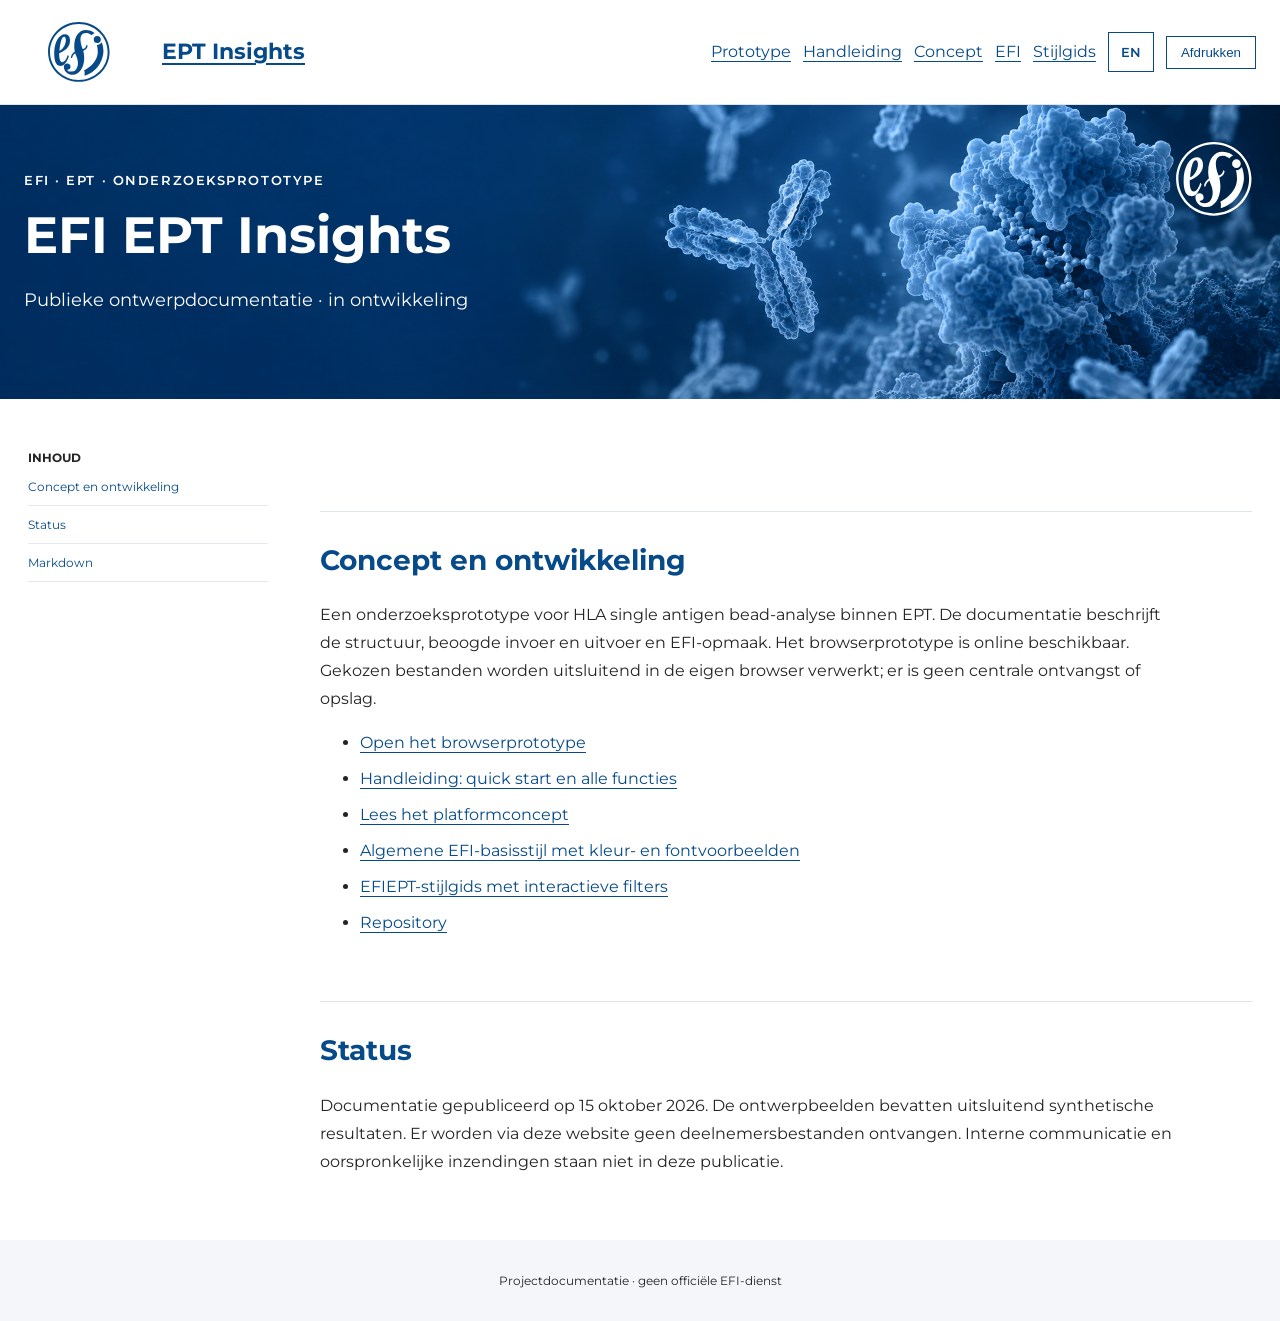
<file: docs/index_NL.html>
<!doctype html><html lang="nl"><head><meta charset="utf-8"><meta name="viewport" content="width=device-width,initial-scale=1"><meta name="referrer" content="strict-origin-when-cross-origin"><title>EFI EPT Insights</title><link rel="icon" href="assets/logo-color.svg"><link rel="stylesheet" href="assets/efi.css"><link rel="stylesheet" href="assets/tokens.css"><link rel="stylesheet" href="assets/specimen.css"><script src="assets/style-demo.js" defer></script></head><body><header class="top"><img src="assets/logo-color.svg" alt="EFI"><a class="brand" href="index_NL.html">EPT Insights</a><div class="header-actions"><a href="app/">Prototype</a><a href="manual_NL.html">Handleiding</a><a href="concept_NL.html">Concept</a><a href="efi-style_NL.html">EFI</a><a href="style_NL.html">Stijlgids</a><a class="language-switch" href="index_EN.html" lang="en" hreflang="en">EN</a><button class="print" onclick="window.print()">Afdrukken</button></div></header><div class="hero"><div class="eyebrow">EFI · EPT · Onderzoeksprototype</div><h1>EFI EPT Insights</h1><p>Publieke ontwerpdocumentatie · in ontwikkeling</p><img class="hero-logo" src="assets/logo-white.svg" alt="EFI"></div><div class="layout"><aside><strong>INHOUD</strong><a href="#concept-en-ontwikkeling">Concept en ontwikkeling</a><a href="#status">Status</a><a href="index_NL.md">Markdown</a></aside><main><h2 id="concept-en-ontwikkeling">Concept en ontwikkeling</h2>
<p>Een onderzoeksprototype voor HLA single antigen bead-analyse binnen EPT. De documentatie beschrijft de structuur, beoogde invoer en uitvoer en EFI-opmaak. Het browserprototype is online beschikbaar. Gekozen bestanden worden uitsluitend in de eigen browser verwerkt; er is geen centrale ontvangst of opslag.</p>
<ul>
<li><a href="app/">Open het browserprototype</a></li>
<li><a href="manual_NL.html">Handleiding: quick start en alle functies</a></li>
<li><a href="concept_NL.html">Lees het platformconcept</a></li>
<li><a href="efi-style_NL.html">Algemene EFI-basisstijl met kleur- en fontvoorbeelden</a></li>
<li><a href="efi-style_NL.html">EFI</a><a href="style_NL.html">EPT-stijlgids met interactieve filters</a></li>
<li><a href="https://github.com/espierin/ept">Repository</a></li>
</ul>
<h2 id="status">Status</h2>
<p>Documentatie gepubliceerd op 15 oktober 2026. De ontwerpbeelden bevatten uitsluitend synthetische resultaten. Er worden via deze website geen deelnemersbestanden ontvangen. Interne communicatie en oorspronkelijke inzendingen staan niet in deze publicatie.</p></main></div><footer>Projectdocumentatie · geen officiële EFI-dienst</footer></body></html>
</file>
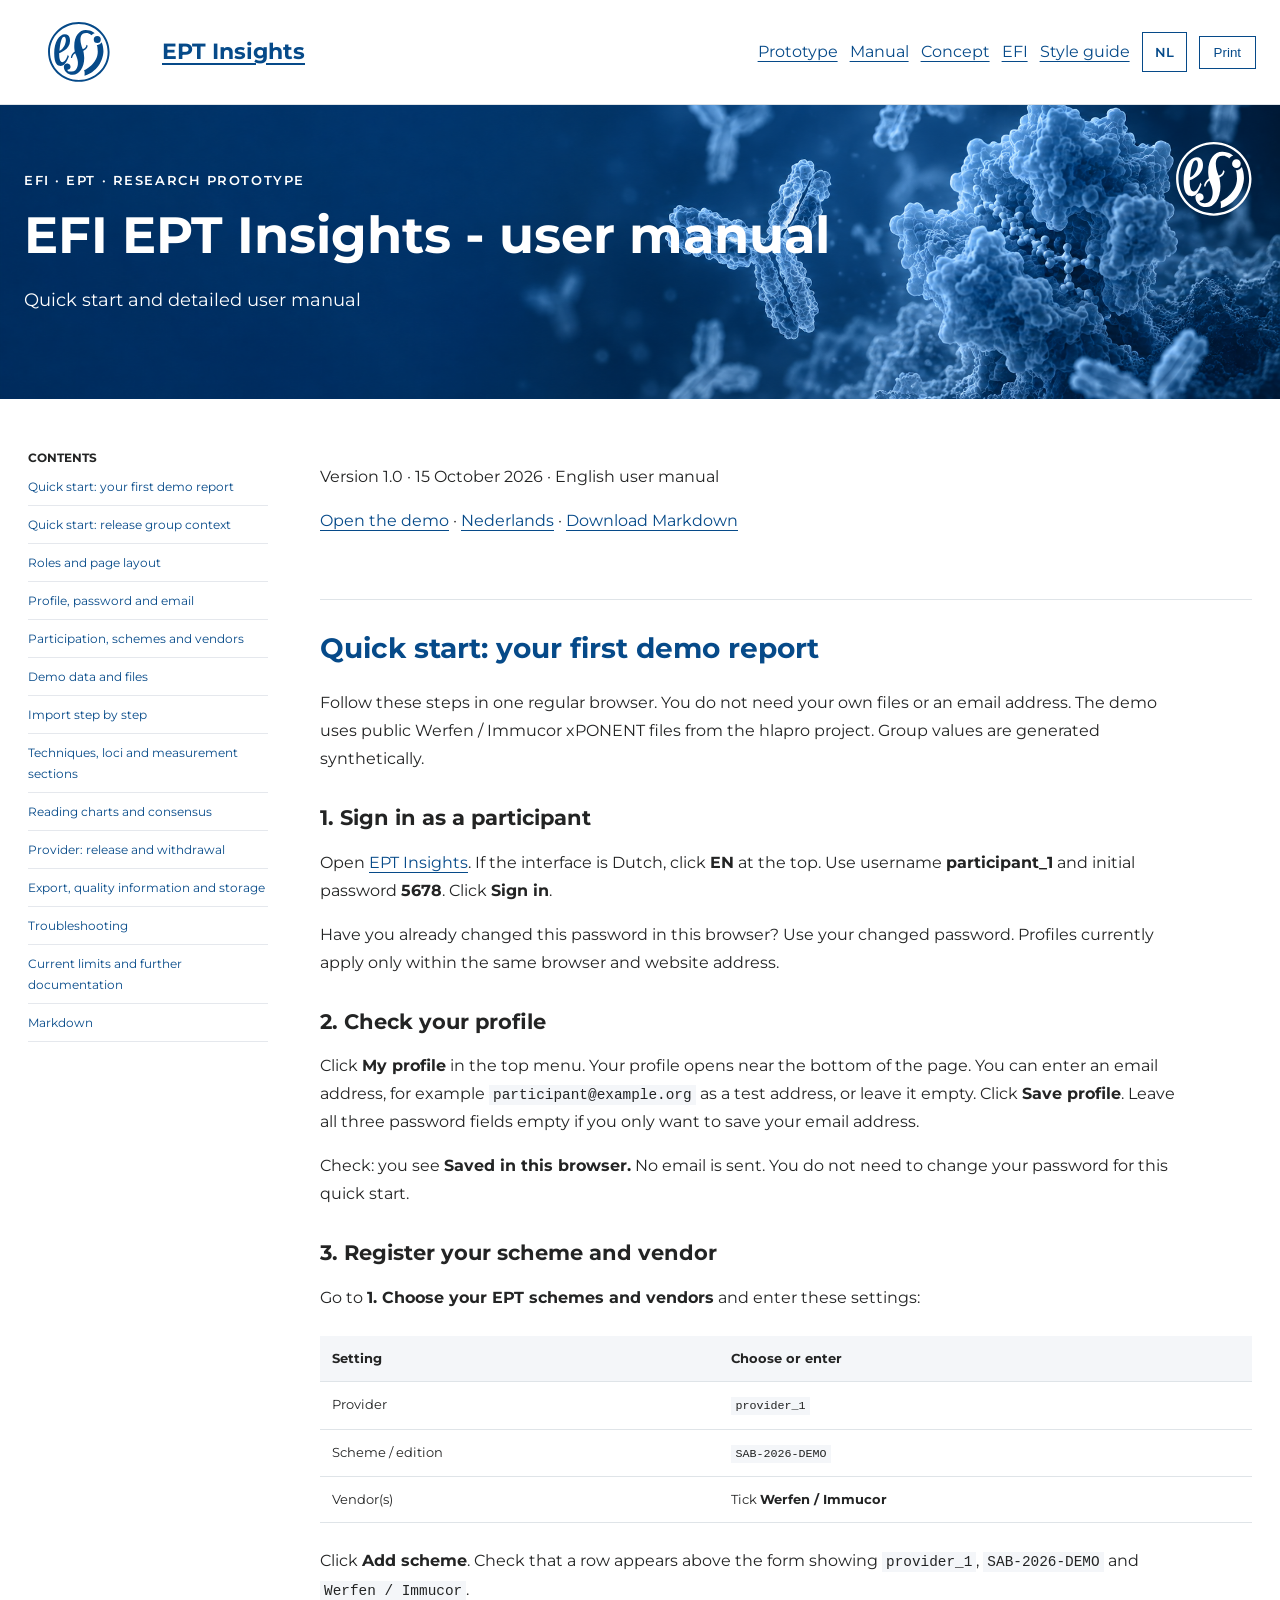
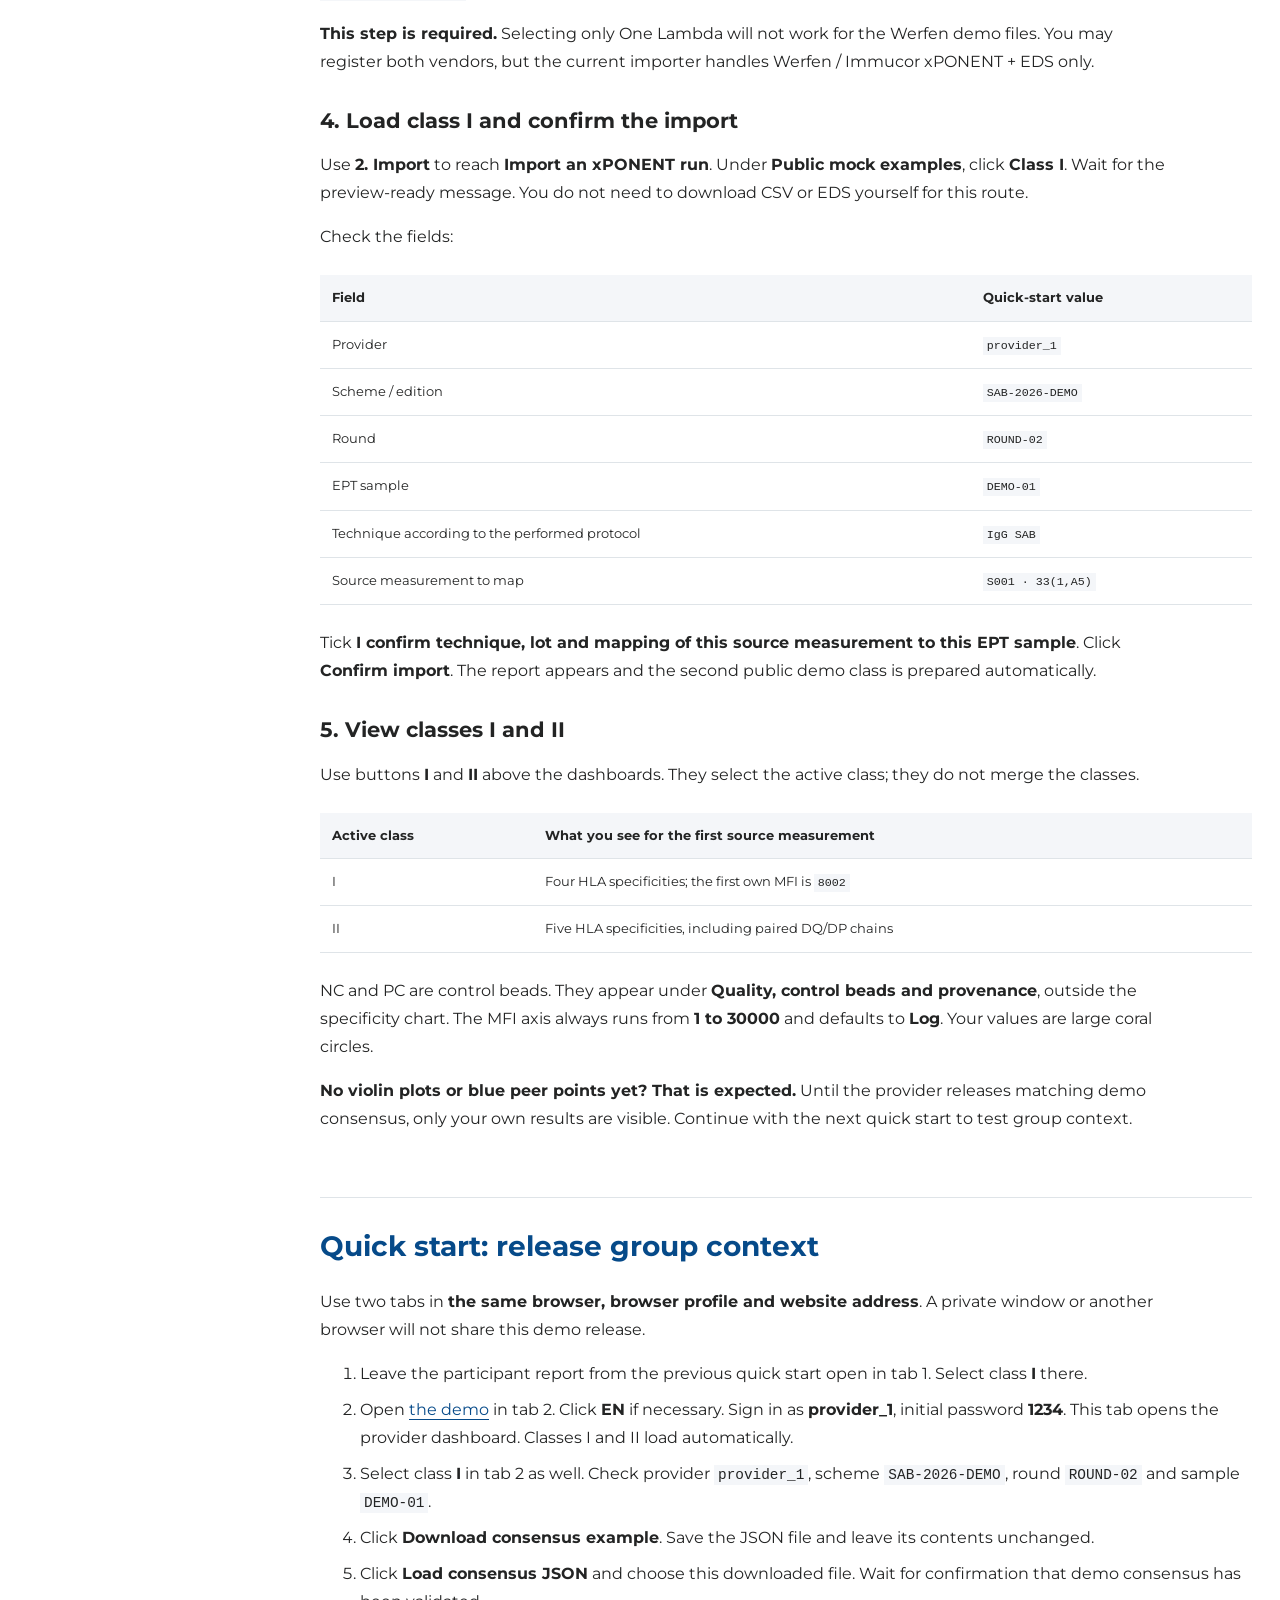
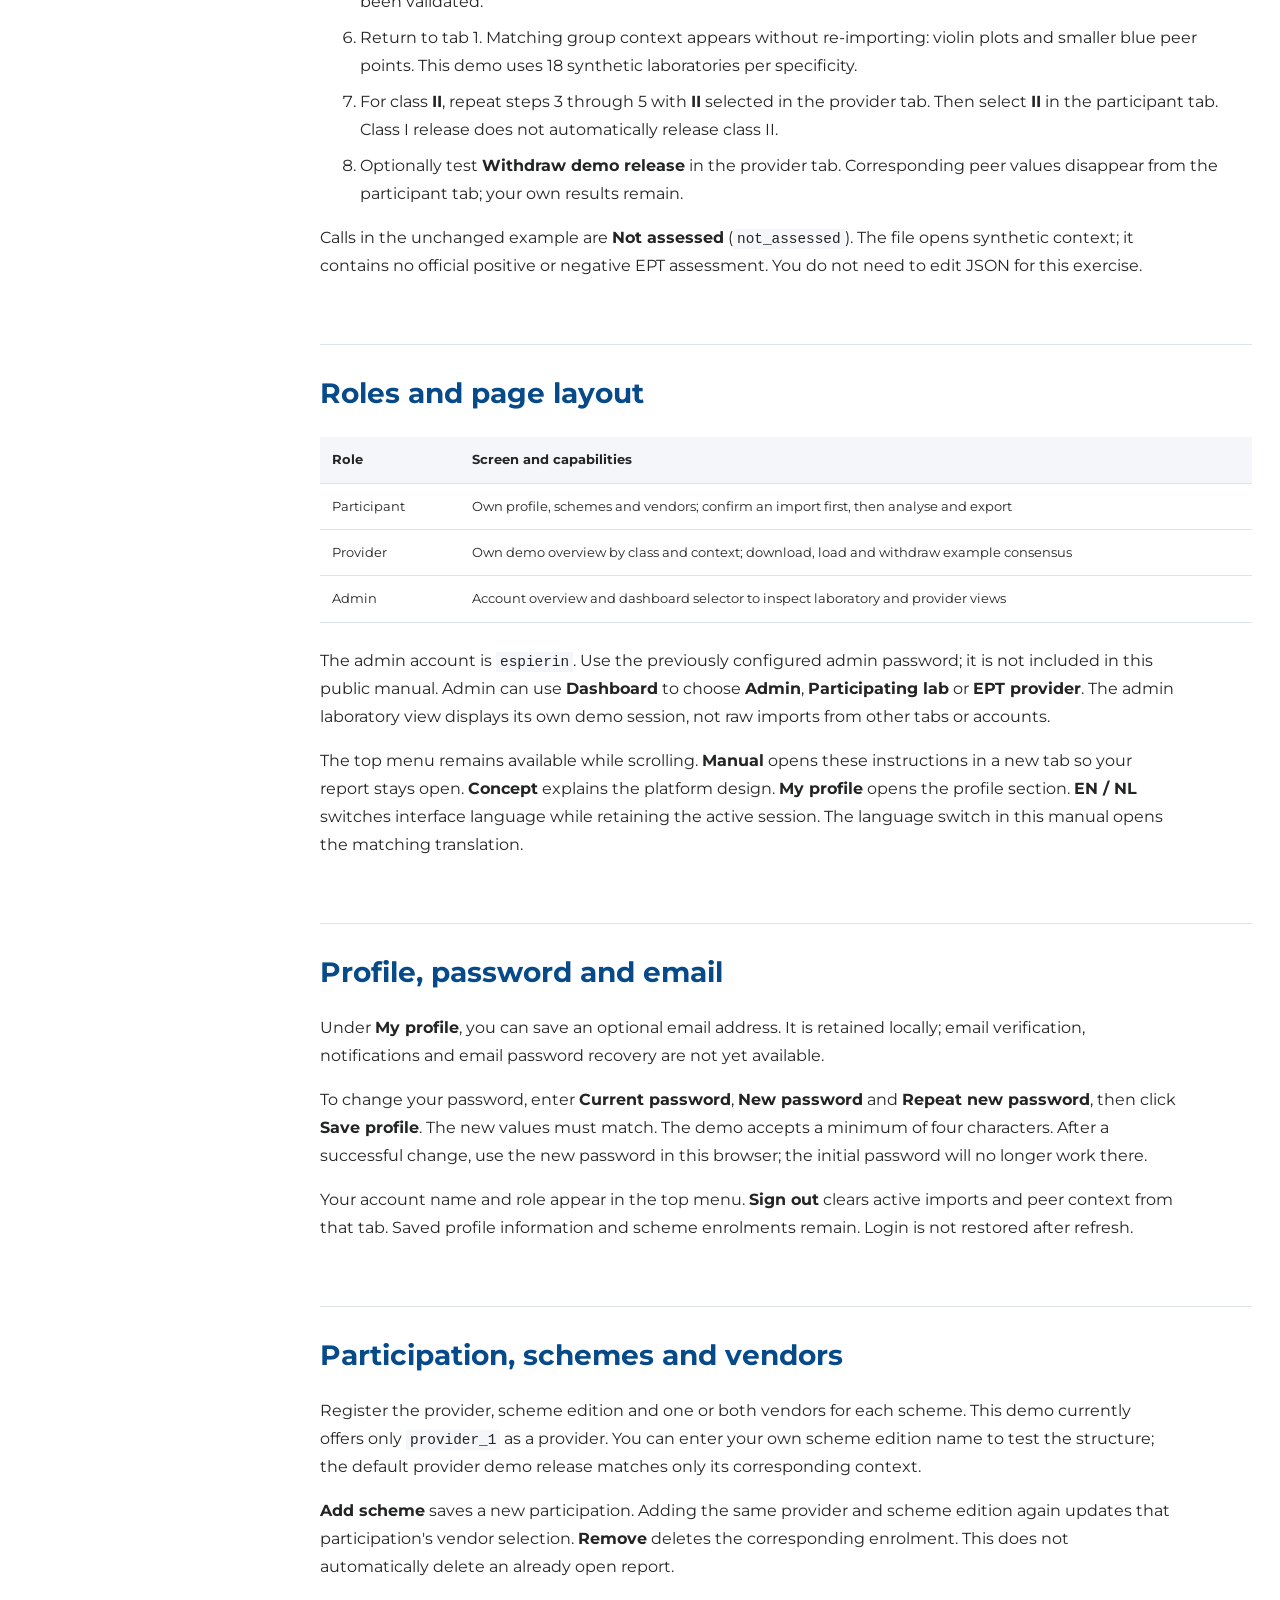
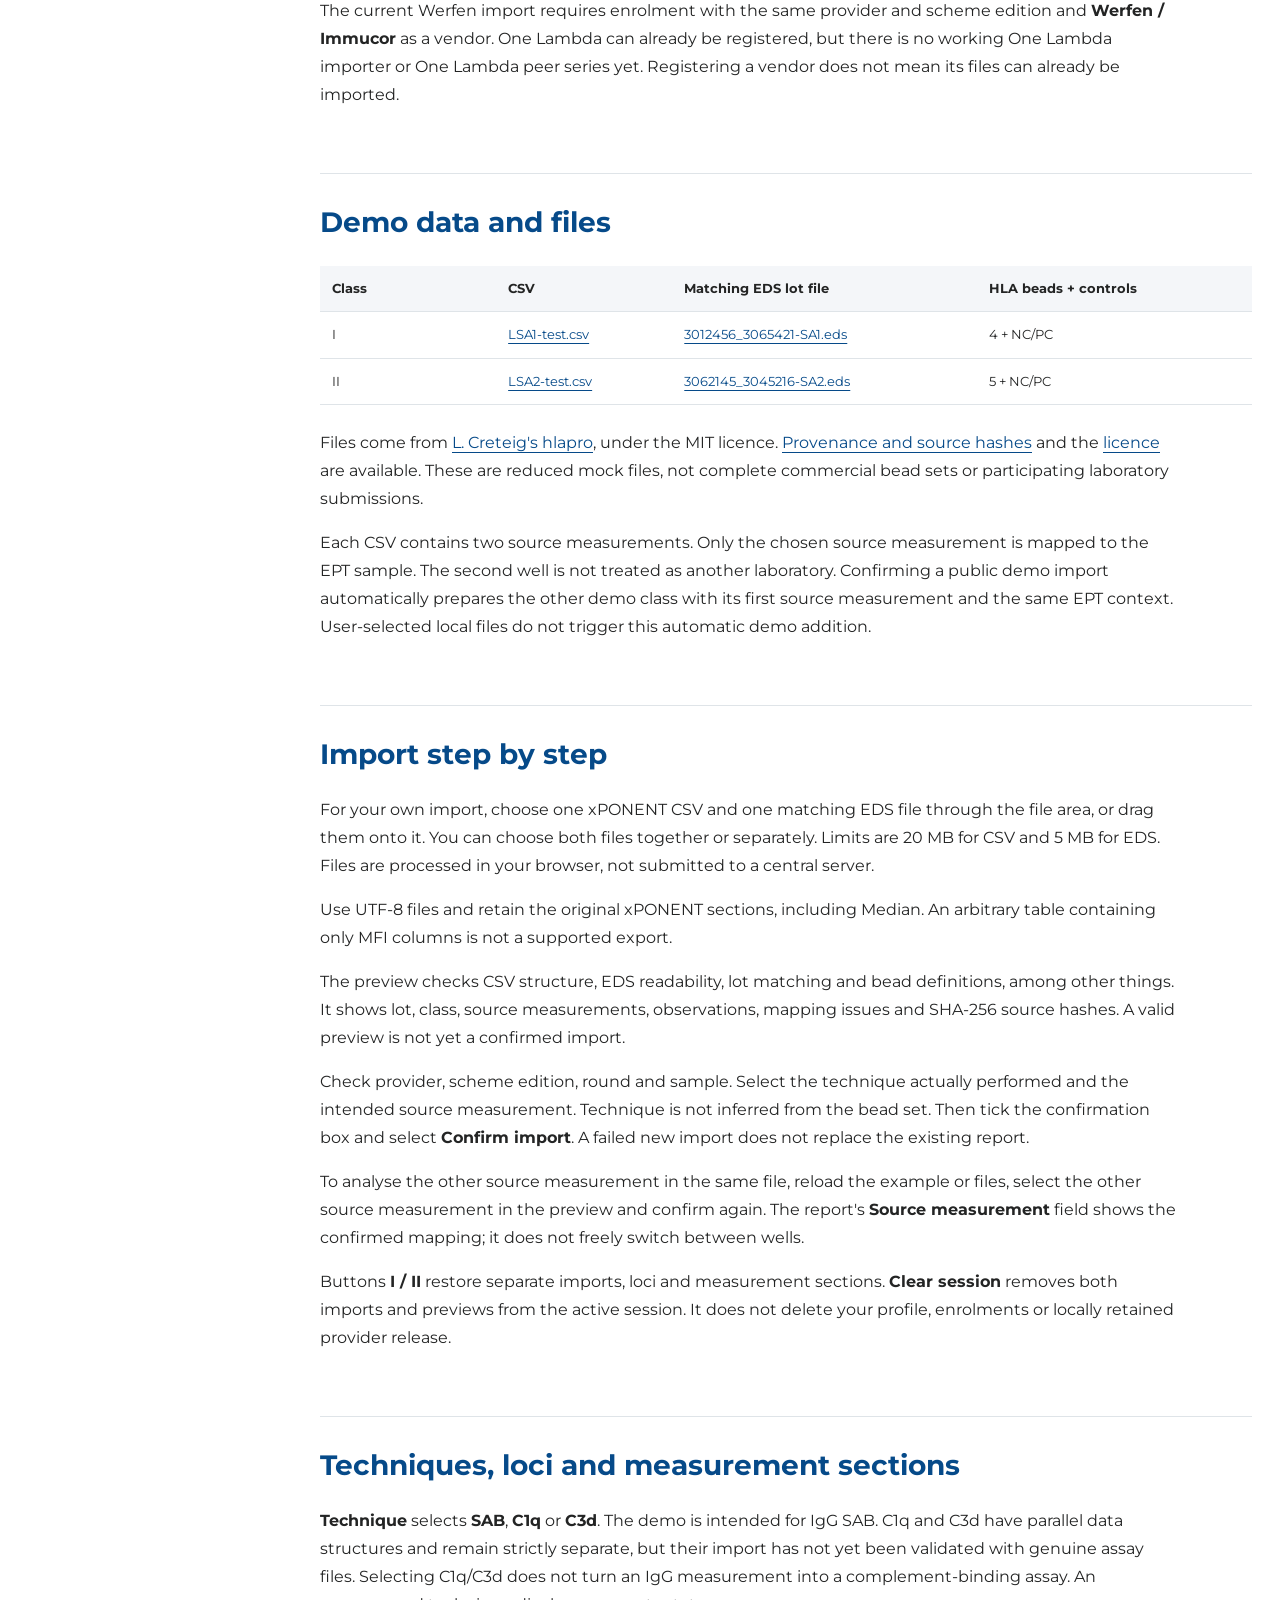
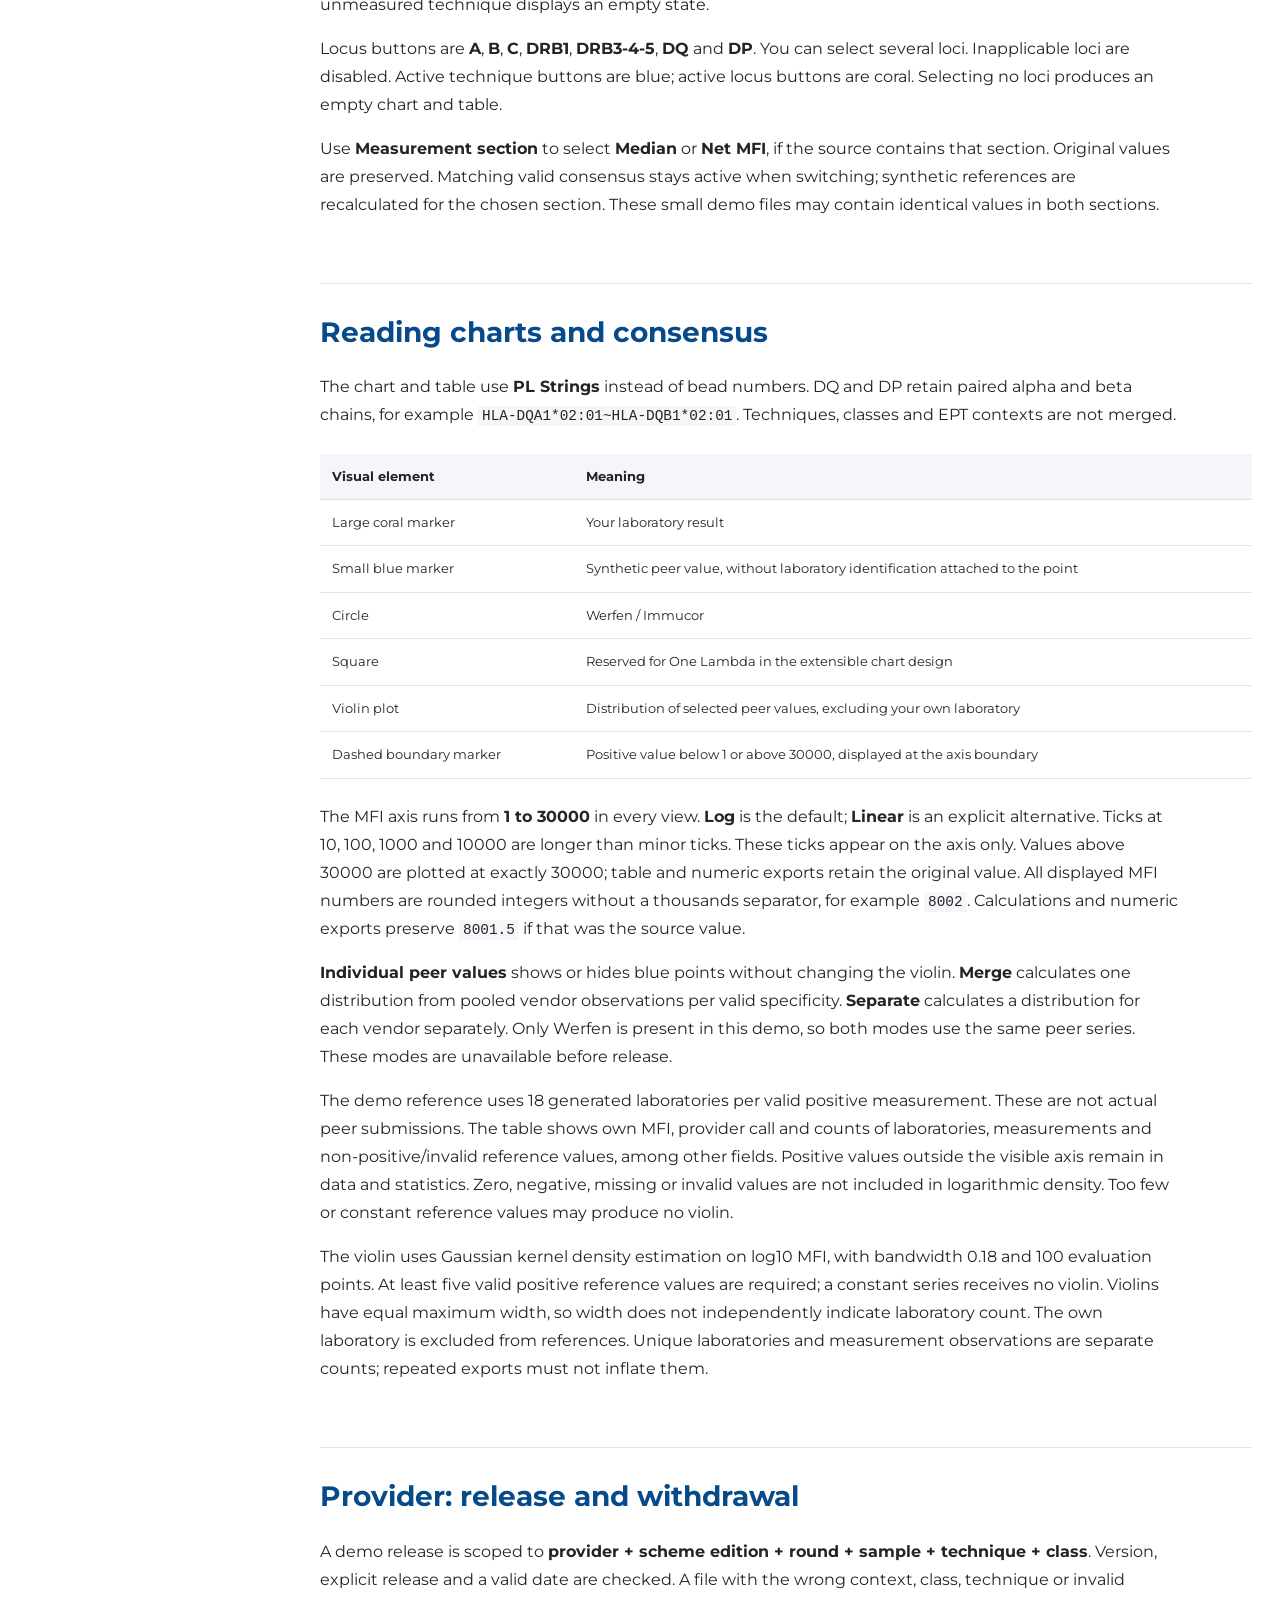
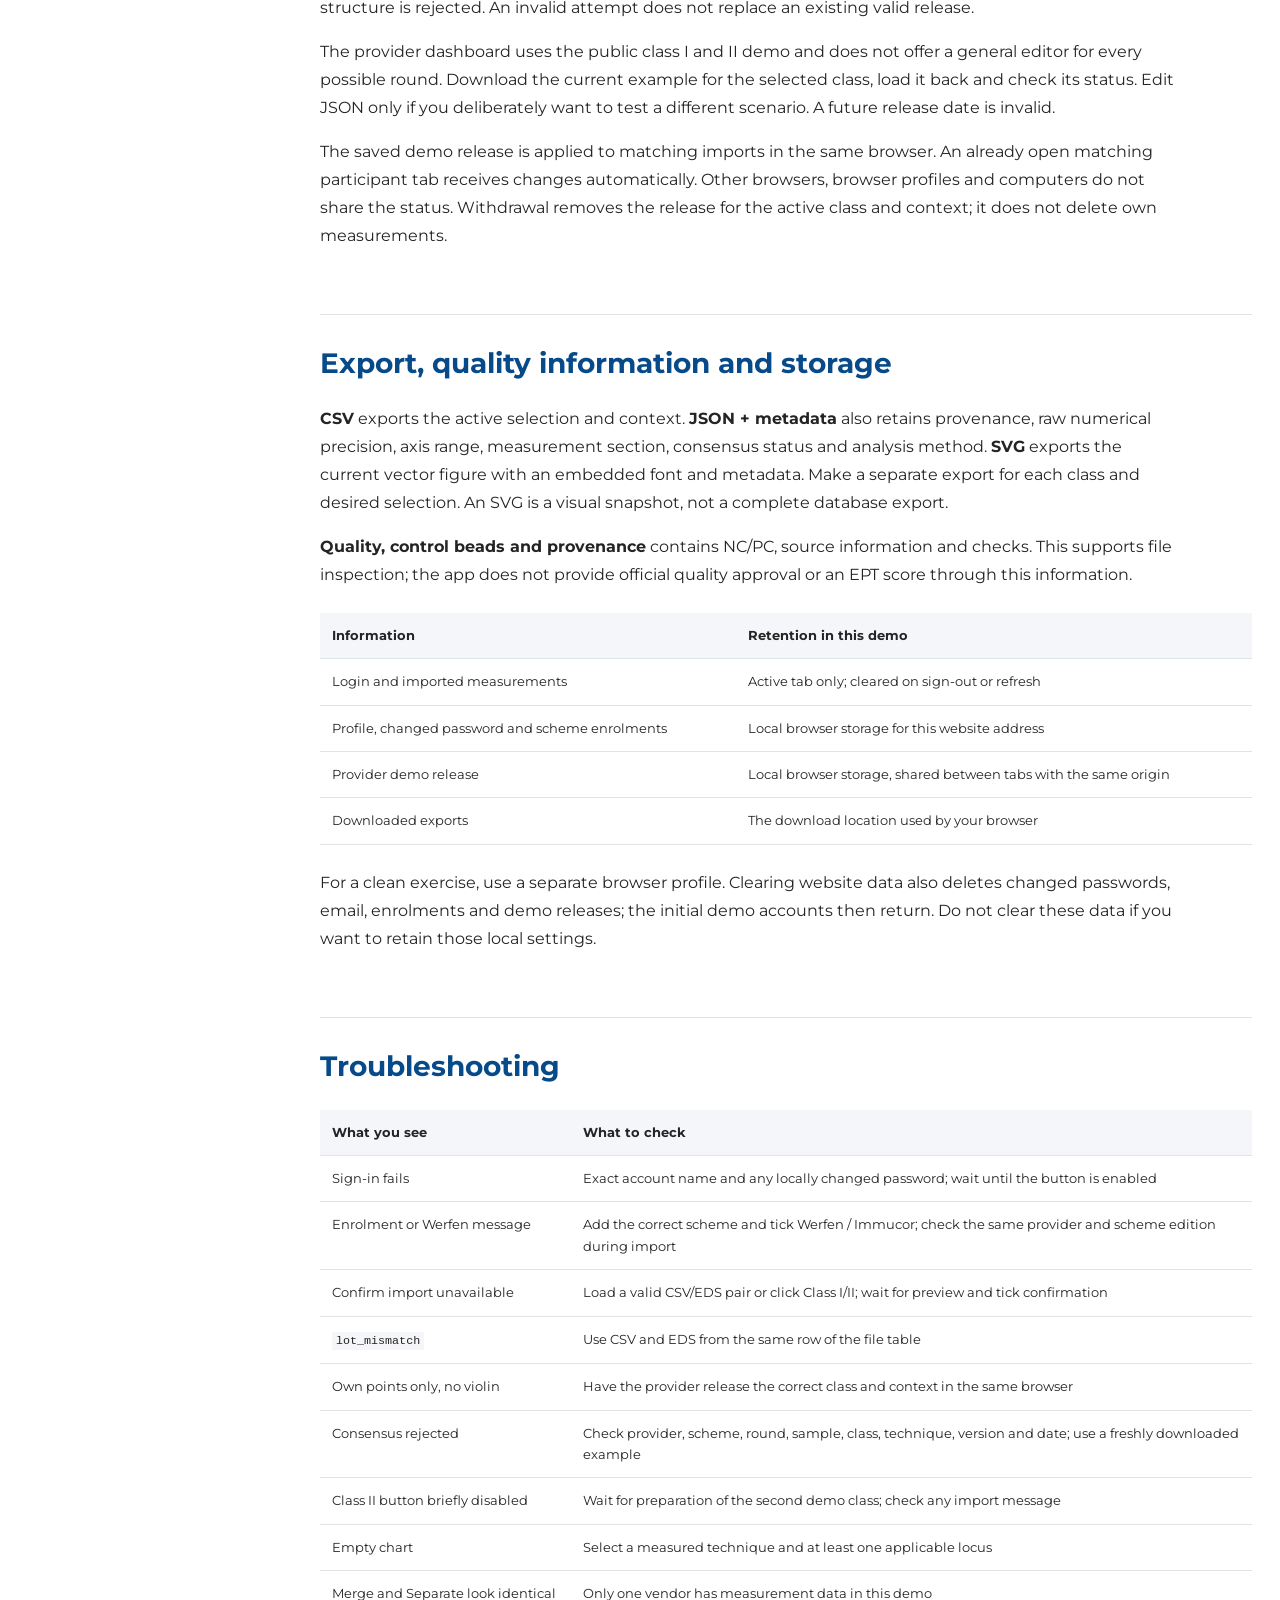
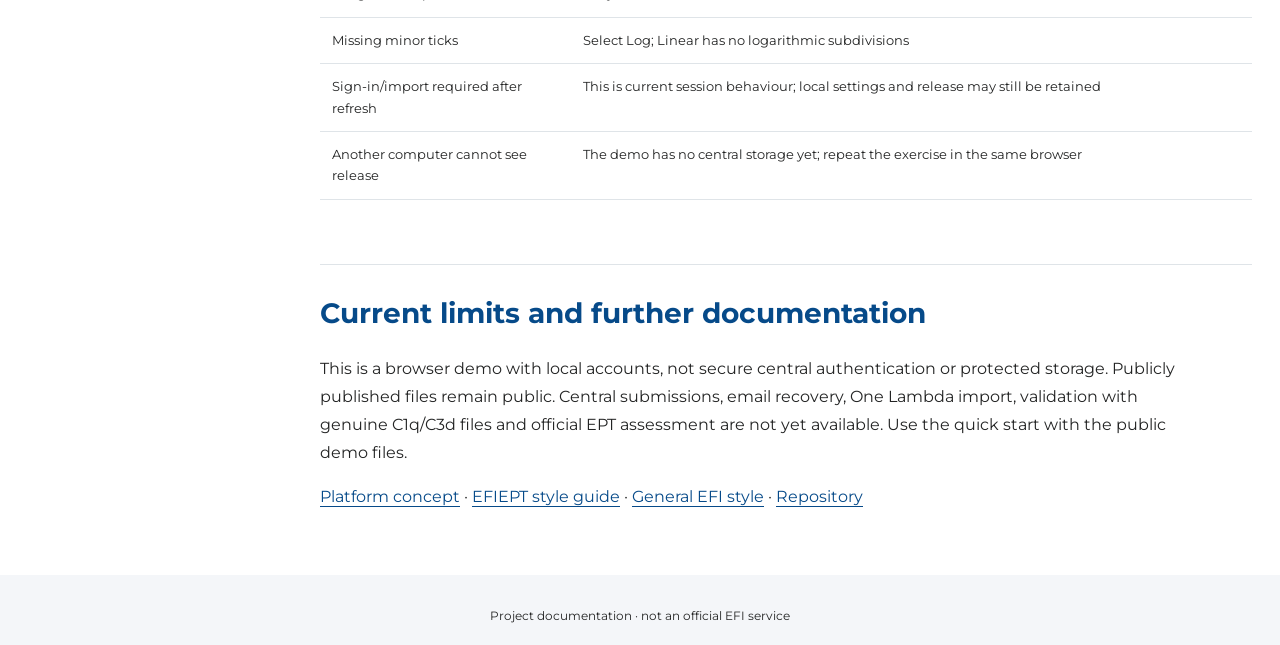
<file: docs/manual_EN.html>
<!doctype html><html lang="en"><head><meta charset="utf-8"><meta name="viewport" content="width=device-width,initial-scale=1"><meta name="referrer" content="strict-origin-when-cross-origin"><title>EFI EPT Insights - user manual</title><link rel="icon" href="assets/logo-color.svg"><link rel="stylesheet" href="assets/efi.css"><link rel="stylesheet" href="assets/tokens.css"><link rel="stylesheet" href="assets/specimen.css"><script src="assets/style-demo.js" defer></script></head><body><header class="top"><img src="assets/logo-color.svg" alt="EFI"><a class="brand" href="index_EN.html">EPT Insights</a><div class="header-actions"><a href="app/">Prototype</a><a href="manual_EN.html">Manual</a><a href="concept_EN.html">Concept</a><a href="efi-style_EN.html">EFI</a><a href="style_EN.html">Style guide</a><a class="language-switch" href="manual_NL.html" lang="nl" hreflang="nl">NL</a><button class="print" onclick="window.print()">Print</button></div></header><div class="hero"><div class="eyebrow">EFI · EPT · Research prototype</div><h1>EFI EPT Insights - user manual</h1><p>Quick start and detailed user manual</p><img class="hero-logo" src="assets/logo-white.svg" alt="EFI"></div><div class="layout"><aside><strong>CONTENTS</strong><a href="#quick-start-your-first-demo-report">Quick start: your first demo report</a><a href="#quick-start-release-group-context">Quick start: release group context</a><a href="#roles-and-page-layout">Roles and page layout</a><a href="#profile-password-and-email">Profile, password and email</a><a href="#participation-schemes-and-vendors">Participation, schemes and vendors</a><a href="#demo-data-and-files">Demo data and files</a><a href="#import-step-by-step">Import step by step</a><a href="#techniques-loci-and-measurement-sections">Techniques, loci and measurement sections</a><a href="#reading-charts-and-consensus">Reading charts and consensus</a><a href="#provider-release-and-withdrawal">Provider: release and withdrawal</a><a href="#export-quality-information-and-storage">Export, quality information and storage</a><a href="#troubleshooting">Troubleshooting</a><a href="#current-limits-and-further-documentation">Current limits and further documentation</a><a href="manual_EN.md">Markdown</a></aside><main><p>Version 1.0 · 15 October 2026 · English user manual</p>
<p><a href="app/">Open the demo</a> · <a href="manual_NL.html">Nederlands</a> · <a href="manual_EN.md">Download Markdown</a></p>
<h2 id="quick-start-your-first-demo-report">Quick start: your first demo report</h2>
<p>Follow these steps in one regular browser. You do not need your own files or an email address. The demo uses public Werfen / Immucor xPONENT files from the hlapro project. Group values are generated synthetically.</p>
<h3 id="1-sign-in-as-a-participant">1. Sign in as a participant</h3>
<p>Open <a href="app/">EPT Insights</a>. If the interface is Dutch, click <strong>EN</strong> at the top. Use username <strong>participant_1</strong> and initial password <strong>5678</strong>. Click <strong>Sign in</strong>.</p>
<p>Have you already changed this password in this browser? Use your changed password. Profiles currently apply only within the same browser and website address.</p>
<h3 id="2-check-your-profile">2. Check your profile</h3>
<p>Click <strong>My profile</strong> in the top menu. Your profile opens near the bottom of the page. You can enter an email address, for example <code>participant@example.org</code> as a test address, or leave it empty. Click <strong>Save profile</strong>. Leave all three password fields empty if you only want to save your email address.</p>
<p>Check: you see <strong>Saved in this browser.</strong> No email is sent. You do not need to change your password for this quick start.</p>
<h3 id="3-register-your-scheme-and-vendor">3. Register your scheme and vendor</h3>
<p>Go to <strong>1. Choose your EPT schemes and vendors</strong> and enter these settings:</p>
<div class="table-scroll"><table>
<thead>
<tr>
<th>Setting</th>
<th>Choose or enter</th>
</tr>
</thead>
<tbody>
<tr>
<td>Provider</td>
<td><code>provider_1</code></td>
</tr>
<tr>
<td>Scheme / edition</td>
<td><code>SAB-2026-DEMO</code></td>
</tr>
<tr>
<td>Vendor(s)</td>
<td>Tick <strong>Werfen / Immucor</strong></td>
</tr>
</tbody>
</table></div>
<p>Click <strong>Add scheme</strong>. Check that a row appears above the form showing <code>provider_1</code>, <code>SAB-2026-DEMO</code> and <code>Werfen / Immucor</code>.</p>
<p><strong>This step is required.</strong> Selecting only One Lambda will not work for the Werfen demo files. You may register both vendors, but the current importer handles Werfen / Immucor xPONENT + EDS only.</p>
<h3 id="4-load-class-i-and-confirm-the-import">4. Load class I and confirm the import</h3>
<p>Use <strong>2. Import</strong> to reach <strong>Import an xPONENT run</strong>. Under <strong>Public mock examples</strong>, click <strong>Class I</strong>. Wait for the preview-ready message. You do not need to download CSV or EDS yourself for this route.</p>
<p>Check the fields:</p>
<div class="table-scroll"><table>
<thead>
<tr>
<th>Field</th>
<th>Quick-start value</th>
</tr>
</thead>
<tbody>
<tr>
<td>Provider</td>
<td><code>provider_1</code></td>
</tr>
<tr>
<td>Scheme / edition</td>
<td><code>SAB-2026-DEMO</code></td>
</tr>
<tr>
<td>Round</td>
<td><code>ROUND-02</code></td>
</tr>
<tr>
<td>EPT sample</td>
<td><code>DEMO-01</code></td>
</tr>
<tr>
<td>Technique according to the performed protocol</td>
<td><code>IgG SAB</code></td>
</tr>
<tr>
<td>Source measurement to map</td>
<td><code>S001 · 33(1,A5)</code></td>
</tr>
</tbody>
</table></div>
<p>Tick <strong>I confirm technique, lot and mapping of this source measurement to this EPT sample</strong>. Click <strong>Confirm import</strong>. The report appears and the second public demo class is prepared automatically.</p>
<h3 id="5-view-classes-i-and-ii">5. View classes I and II</h3>
<p>Use buttons <strong>I</strong> and <strong>II</strong> above the dashboards. They select the active class; they do not merge the classes.</p>
<div class="table-scroll"><table>
<thead>
<tr>
<th>Active class</th>
<th>What you see for the first source measurement</th>
</tr>
</thead>
<tbody>
<tr>
<td>I</td>
<td>Four HLA specificities; the first own MFI is <code>8002</code></td>
</tr>
<tr>
<td>II</td>
<td>Five HLA specificities, including paired DQ/DP chains</td>
</tr>
</tbody>
</table></div>
<p>NC and PC are control beads. They appear under <strong>Quality, control beads and provenance</strong>, outside the specificity chart. The MFI axis always runs from <strong>1 to 30000</strong> and defaults to <strong>Log</strong>. Your values are large coral circles.</p>
<p><strong>No violin plots or blue peer points yet? That is expected.</strong> Until the provider releases matching demo consensus, only your own results are visible. Continue with the next quick start to test group context.</p>
<h2 id="quick-start-release-group-context">Quick start: release group context</h2>
<p>Use two tabs in <strong>the same browser, browser profile and website address</strong>. A private window or another browser will not share this demo release.</p>
<ol>
<li>Leave the participant report from the previous quick start open in tab 1. Select class <strong>I</strong> there.</li>
<li>Open <a href="app/">the demo</a> in tab 2. Click <strong>EN</strong> if necessary. Sign in as <strong>provider_1</strong>, initial password <strong>1234</strong>. This tab opens the provider dashboard. Classes I and II load automatically.</li>
<li>Select class <strong>I</strong> in tab 2 as well. Check provider <code>provider_1</code>, scheme <code>SAB-2026-DEMO</code>, round <code>ROUND-02</code> and sample <code>DEMO-01</code>.</li>
<li>Click <strong>Download consensus example</strong>. Save the JSON file and leave its contents unchanged.</li>
<li>Click <strong>Load consensus JSON</strong> and choose this downloaded file. Wait for confirmation that demo consensus has been validated.</li>
<li>Return to tab 1. Matching group context appears without re-importing: violin plots and smaller blue peer points. This demo uses 18 synthetic laboratories per specificity.</li>
<li>For class <strong>II</strong>, repeat steps 3 through 5 with <strong>II</strong> selected in the provider tab. Then select <strong>II</strong> in the participant tab. Class I release does not automatically release class II.</li>
<li>Optionally test <strong>Withdraw demo release</strong> in the provider tab. Corresponding peer values disappear from the participant tab; your own results remain.</li>
</ol>
<p>Calls in the unchanged example are <strong>Not assessed</strong> (<code>not_assessed</code>). The file opens synthetic context; it contains no official positive or negative EPT assessment. You do not need to edit JSON for this exercise.</p>
<h2 id="roles-and-page-layout">Roles and page layout</h2>
<div class="table-scroll"><table>
<thead>
<tr>
<th>Role</th>
<th>Screen and capabilities</th>
</tr>
</thead>
<tbody>
<tr>
<td>Participant</td>
<td>Own profile, schemes and vendors; confirm an import first, then analyse and export</td>
</tr>
<tr>
<td>Provider</td>
<td>Own demo overview by class and context; download, load and withdraw example consensus</td>
</tr>
<tr>
<td>Admin</td>
<td>Account overview and dashboard selector to inspect laboratory and provider views</td>
</tr>
</tbody>
</table></div>
<p>The admin account is <code>espierin</code>. Use the previously configured admin password; it is not included in this public manual. Admin can use <strong>Dashboard</strong> to choose <strong>Admin</strong>, <strong>Participating lab</strong> or <strong>EPT provider</strong>. The admin laboratory view displays its own demo session, not raw imports from other tabs or accounts.</p>
<p>The top menu remains available while scrolling. <strong>Manual</strong> opens these instructions in a new tab so your report stays open. <strong>Concept</strong> explains the platform design. <strong>My profile</strong> opens the profile section. <strong>EN / NL</strong> switches interface language while retaining the active session. The language switch in this manual opens the matching translation.</p>
<h2 id="profile-password-and-email">Profile, password and email</h2>
<p>Under <strong>My profile</strong>, you can save an optional email address. It is retained locally; email verification, notifications and email password recovery are not yet available.</p>
<p>To change your password, enter <strong>Current password</strong>, <strong>New password</strong> and <strong>Repeat new password</strong>, then click <strong>Save profile</strong>. The new values must match. The demo accepts a minimum of four characters. After a successful change, use the new password in this browser; the initial password will no longer work there.</p>
<p>Your account name and role appear in the top menu. <strong>Sign out</strong> clears active imports and peer context from that tab. Saved profile information and scheme enrolments remain. Login is not restored after refresh.</p>
<h2 id="participation-schemes-and-vendors">Participation, schemes and vendors</h2>
<p>Register the provider, scheme edition and one or both vendors for each scheme. This demo currently offers only <code>provider_1</code> as a provider. You can enter your own scheme edition name to test the structure; the default provider demo release matches only its corresponding context.</p>
<p><strong>Add scheme</strong> saves a new participation. Adding the same provider and scheme edition again updates that participation's vendor selection. <strong>Remove</strong> deletes the corresponding enrolment. This does not automatically delete an already open report.</p>
<p>The current Werfen import requires enrolment with the same provider and scheme edition and <strong>Werfen / Immucor</strong> as a vendor. One Lambda can already be registered, but there is no working One Lambda importer or One Lambda peer series yet. Registering a vendor does not mean its files can already be imported.</p>
<h2 id="demo-data-and-files">Demo data and files</h2>
<div class="table-scroll"><table>
<thead>
<tr>
<th>Class</th>
<th>CSV</th>
<th>Matching EDS lot file</th>
<th>HLA beads + controls</th>
</tr>
</thead>
<tbody>
<tr>
<td>I</td>
<td><a href="app/fixtures/LSA1-test.csv">LSA1-test.csv</a></td>
<td><a href="app/fixtures/3012456_3065421-SA1.eds">3012456_3065421-SA1.eds</a></td>
<td>4 + NC/PC</td>
</tr>
<tr>
<td>II</td>
<td><a href="app/fixtures/LSA2-test.csv">LSA2-test.csv</a></td>
<td><a href="app/fixtures/3062145_3045216-SA2.eds">3062145_3045216-SA2.eds</a></td>
<td>5 + NC/PC</td>
</tr>
</tbody>
</table></div>
<p>Files come from <a href="https://github.com/lcreteig/hlapro">L. Creteig's hlapro</a>, under the MIT licence. <a href="app/fixtures/provenance.json">Provenance and source hashes</a> and the <a href="app/fixtures/LICENSE.md">licence</a> are available. These are reduced mock files, not complete commercial bead sets or participating laboratory submissions.</p>
<p>Each CSV contains two source measurements. Only the chosen source measurement is mapped to the EPT sample. The second well is not treated as another laboratory. Confirming a public demo import automatically prepares the other demo class with its first source measurement and the same EPT context. User-selected local files do not trigger this automatic demo addition.</p>
<h2 id="import-step-by-step">Import step by step</h2>
<p>For your own import, choose one xPONENT CSV and one matching EDS file through the file area, or drag them onto it. You can choose both files together or separately. Limits are 20 MB for CSV and 5 MB for EDS. Files are processed in your browser, not submitted to a central server.</p>
<p>Use UTF-8 files and retain the original xPONENT sections, including Median. An arbitrary table containing only MFI columns is not a supported export.</p>
<p>The preview checks CSV structure, EDS readability, lot matching and bead definitions, among other things. It shows lot, class, source measurements, observations, mapping issues and SHA-256 source hashes. A valid preview is not yet a confirmed import.</p>
<p>Check provider, scheme edition, round and sample. Select the technique actually performed and the intended source measurement. Technique is not inferred from the bead set. Then tick the confirmation box and select <strong>Confirm import</strong>. A failed new import does not replace the existing report.</p>
<p>To analyse the other source measurement in the same file, reload the example or files, select the other source measurement in the preview and confirm again. The report's <strong>Source measurement</strong> field shows the confirmed mapping; it does not freely switch between wells.</p>
<p>Buttons <strong>I / II</strong> restore separate imports, loci and measurement sections. <strong>Clear session</strong> removes both imports and previews from the active session. It does not delete your profile, enrolments or locally retained provider release.</p>
<h2 id="techniques-loci-and-measurement-sections">Techniques, loci and measurement sections</h2>
<p><strong>Technique</strong> selects <strong>SAB</strong>, <strong>C1q</strong> or <strong>C3d</strong>. The demo is intended for IgG SAB. C1q and C3d have parallel data structures and remain strictly separate, but their import has not yet been validated with genuine assay files. Selecting C1q/C3d does not turn an IgG measurement into a complement-binding assay. An unmeasured technique displays an empty state.</p>
<p>Locus buttons are <strong>A</strong>, <strong>B</strong>, <strong>C</strong>, <strong>DRB1</strong>, <strong>DRB3-4-5</strong>, <strong>DQ</strong> and <strong>DP</strong>. You can select several loci. Inapplicable loci are disabled. Active technique buttons are blue; active locus buttons are coral. Selecting no loci produces an empty chart and table.</p>
<p>Use <strong>Measurement section</strong> to select <strong>Median</strong> or <strong>Net MFI</strong>, if the source contains that section. Original values are preserved. Matching valid consensus stays active when switching; synthetic references are recalculated for the chosen section. These small demo files may contain identical values in both sections.</p>
<h2 id="reading-charts-and-consensus">Reading charts and consensus</h2>
<p>The chart and table use <strong>PL Strings</strong> instead of bead numbers. DQ and DP retain paired alpha and beta chains, for example <code>HLA-DQA1*02:01~HLA-DQB1*02:01</code>. Techniques, classes and EPT contexts are not merged.</p>
<div class="table-scroll"><table>
<thead>
<tr>
<th>Visual element</th>
<th>Meaning</th>
</tr>
</thead>
<tbody>
<tr>
<td>Large coral marker</td>
<td>Your laboratory result</td>
</tr>
<tr>
<td>Small blue marker</td>
<td>Synthetic peer value, without laboratory identification attached to the point</td>
</tr>
<tr>
<td>Circle</td>
<td>Werfen / Immucor</td>
</tr>
<tr>
<td>Square</td>
<td>Reserved for One Lambda in the extensible chart design</td>
</tr>
<tr>
<td>Violin plot</td>
<td>Distribution of selected peer values, excluding your own laboratory</td>
</tr>
<tr>
<td>Dashed boundary marker</td>
<td>Positive value below 1 or above 30000, displayed at the axis boundary</td>
</tr>
</tbody>
</table></div>
<p>The MFI axis runs from <strong>1 to 30000</strong> in every view. <strong>Log</strong> is the default; <strong>Linear</strong> is an explicit alternative. Ticks at 10, 100, 1000 and 10000 are longer than minor ticks. These ticks appear on the axis only. Values above 30000 are plotted at exactly 30000; table and numeric exports retain the original value. All displayed MFI numbers are rounded integers without a thousands separator, for example <code>8002</code>. Calculations and numeric exports preserve <code>8001.5</code> if that was the source value.</p>
<p><strong>Individual peer values</strong> shows or hides blue points without changing the violin. <strong>Merge</strong> calculates one distribution from pooled vendor observations per valid specificity. <strong>Separate</strong> calculates a distribution for each vendor separately. Only Werfen is present in this demo, so both modes use the same peer series. These modes are unavailable before release.</p>
<p>The demo reference uses 18 generated laboratories per valid positive measurement. These are not actual peer submissions. The table shows own MFI, provider call and counts of laboratories, measurements and non-positive/invalid reference values, among other fields. Positive values outside the visible axis remain in data and statistics. Zero, negative, missing or invalid values are not included in logarithmic density. Too few or constant reference values may produce no violin.</p>
<p>The violin uses Gaussian kernel density estimation on log10 MFI, with bandwidth 0.18 and 100 evaluation points. At least five valid positive reference values are required; a constant series receives no violin. Violins have equal maximum width, so width does not independently indicate laboratory count. The own laboratory is excluded from references. Unique laboratories and measurement observations are separate counts; repeated exports must not inflate them.</p>
<h2 id="provider-release-and-withdrawal">Provider: release and withdrawal</h2>
<p>A demo release is scoped to <strong>provider + scheme edition + round + sample + technique + class</strong>. Version, explicit release and a valid date are checked. A file with the wrong context, class, technique or invalid structure is rejected. An invalid attempt does not replace an existing valid release.</p>
<p>The provider dashboard uses the public class I and II demo and does not offer a general editor for every possible round. Download the current example for the selected class, load it back and check its status. Edit JSON only if you deliberately want to test a different scenario. A future release date is invalid.</p>
<p>The saved demo release is applied to matching imports in the same browser. An already open matching participant tab receives changes automatically. Other browsers, browser profiles and computers do not share the status. Withdrawal removes the release for the active class and context; it does not delete own measurements.</p>
<h2 id="export-quality-information-and-storage">Export, quality information and storage</h2>
<p><strong>CSV</strong> exports the active selection and context. <strong>JSON + metadata</strong> also retains provenance, raw numerical precision, axis range, measurement section, consensus status and analysis method. <strong>SVG</strong> exports the current vector figure with an embedded font and metadata. Make a separate export for each class and desired selection. An SVG is a visual snapshot, not a complete database export.</p>
<p><strong>Quality, control beads and provenance</strong> contains NC/PC, source information and checks. This supports file inspection; the app does not provide official quality approval or an EPT score through this information.</p>
<div class="table-scroll"><table>
<thead>
<tr>
<th>Information</th>
<th>Retention in this demo</th>
</tr>
</thead>
<tbody>
<tr>
<td>Login and imported measurements</td>
<td>Active tab only; cleared on sign-out or refresh</td>
</tr>
<tr>
<td>Profile, changed password and scheme enrolments</td>
<td>Local browser storage for this website address</td>
</tr>
<tr>
<td>Provider demo release</td>
<td>Local browser storage, shared between tabs with the same origin</td>
</tr>
<tr>
<td>Downloaded exports</td>
<td>The download location used by your browser</td>
</tr>
</tbody>
</table></div>
<p>For a clean exercise, use a separate browser profile. Clearing website data also deletes changed passwords, email, enrolments and demo releases; the initial demo accounts then return. Do not clear these data if you want to retain those local settings.</p>
<h2 id="troubleshooting">Troubleshooting</h2>
<div class="table-scroll"><table>
<thead>
<tr>
<th>What you see</th>
<th>What to check</th>
</tr>
</thead>
<tbody>
<tr>
<td>Sign-in fails</td>
<td>Exact account name and any locally changed password; wait until the button is enabled</td>
</tr>
<tr>
<td>Enrolment or Werfen message</td>
<td>Add the correct scheme and tick Werfen / Immucor; check the same provider and scheme edition during import</td>
</tr>
<tr>
<td>Confirm import unavailable</td>
<td>Load a valid CSV/EDS pair or click Class I/II; wait for preview and tick confirmation</td>
</tr>
<tr>
<td><code>lot_mismatch</code></td>
<td>Use CSV and EDS from the same row of the file table</td>
</tr>
<tr>
<td>Own points only, no violin</td>
<td>Have the provider release the correct class and context in the same browser</td>
</tr>
<tr>
<td>Consensus rejected</td>
<td>Check provider, scheme, round, sample, class, technique, version and date; use a freshly downloaded example</td>
</tr>
<tr>
<td>Class II button briefly disabled</td>
<td>Wait for preparation of the second demo class; check any import message</td>
</tr>
<tr>
<td>Empty chart</td>
<td>Select a measured technique and at least one applicable locus</td>
</tr>
<tr>
<td>Merge and Separate look identical</td>
<td>Only one vendor has measurement data in this demo</td>
</tr>
<tr>
<td>Missing minor ticks</td>
<td>Select Log; Linear has no logarithmic subdivisions</td>
</tr>
<tr>
<td>Sign-in/import required after refresh</td>
<td>This is current session behaviour; local settings and release may still be retained</td>
</tr>
<tr>
<td>Another computer cannot see release</td>
<td>The demo has no central storage yet; repeat the exercise in the same browser</td>
</tr>
</tbody>
</table></div>
<h2 id="current-limits-and-further-documentation">Current limits and further documentation</h2>
<p>This is a browser demo with local accounts, not secure central authentication or protected storage. Publicly published files remain public. Central submissions, email recovery, One Lambda import, validation with genuine C1q/C3d files and official EPT assessment are not yet available. Use the quick start with the public demo files.</p>
<p><a href="concept_EN.html">Platform concept</a> · <a href="efi-style_EN.html">EFI</a><a href="style_EN.html">EPT style guide</a> · <a href="efi-style_EN.html">General EFI style</a> · <a href="https://github.com/espierin/ept">Repository</a></p></main></div><footer>Project documentation · not an official EFI service</footer></body></html>
</file>
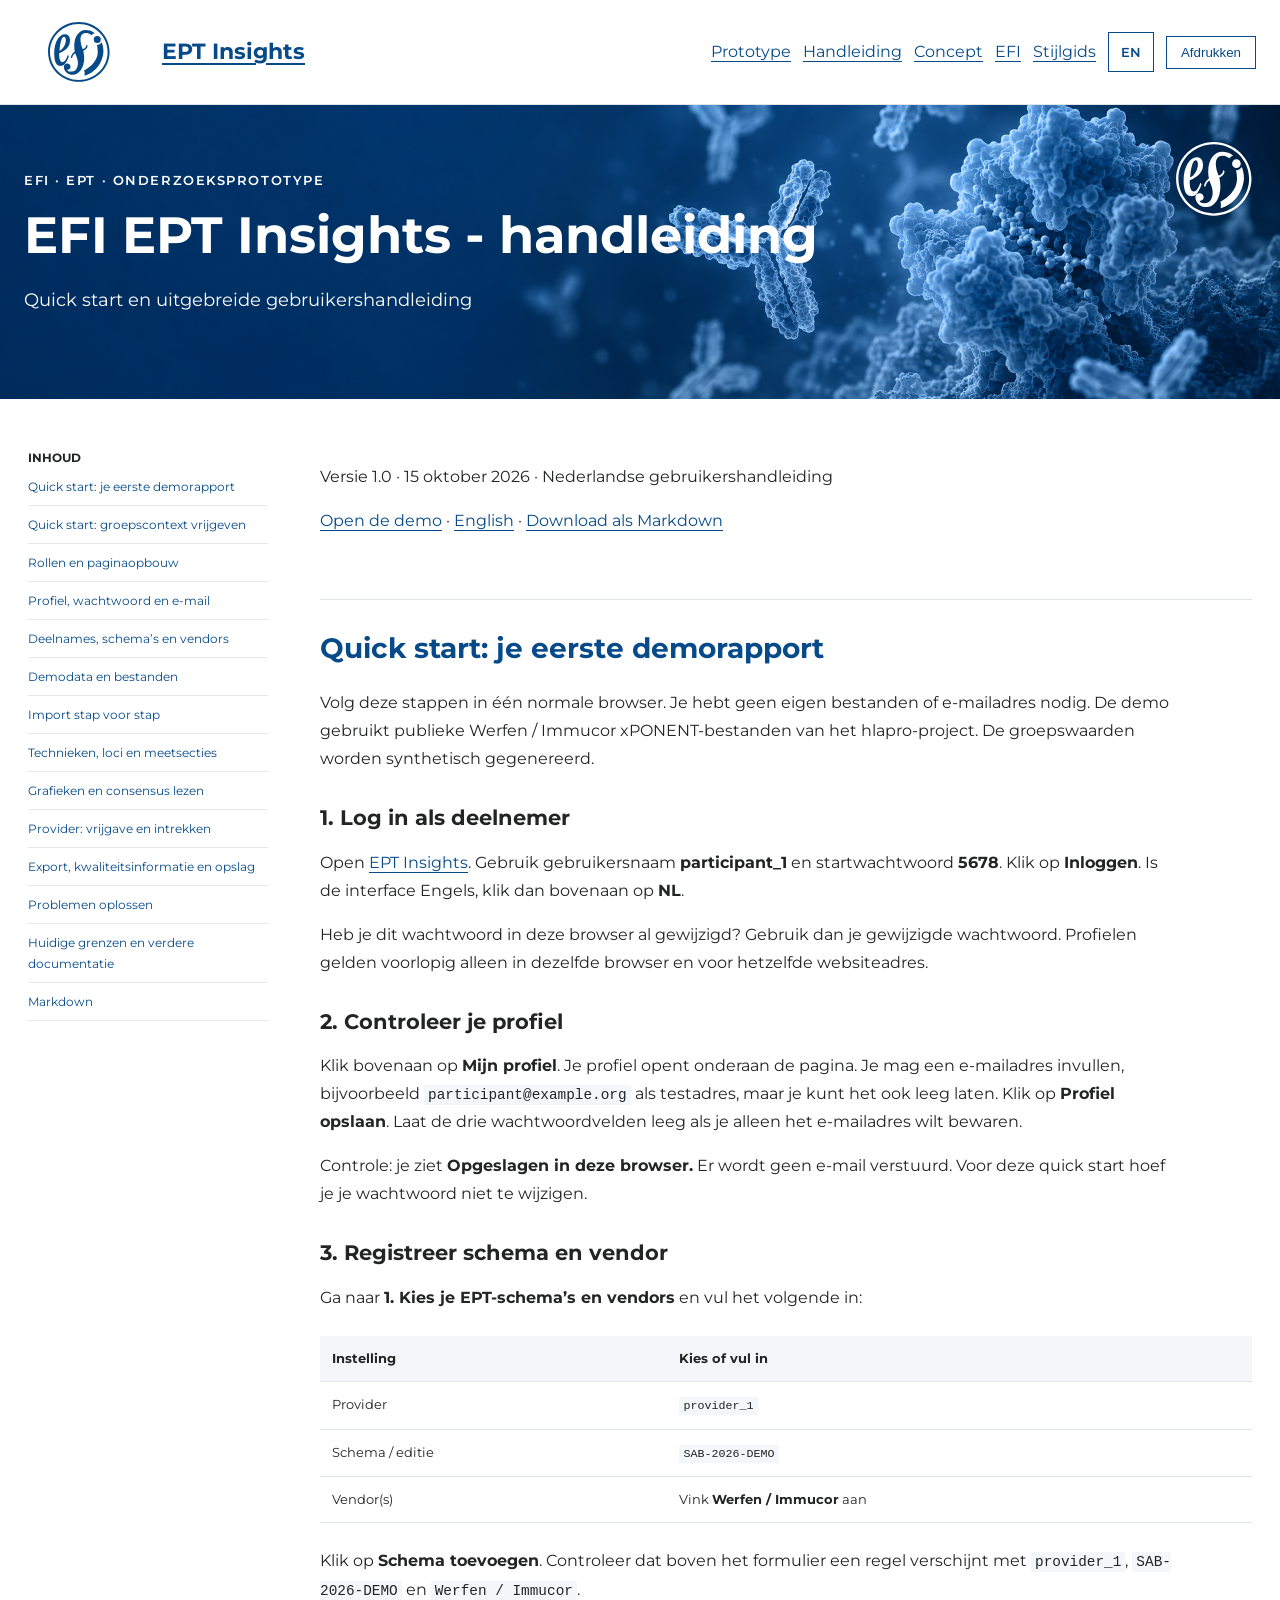
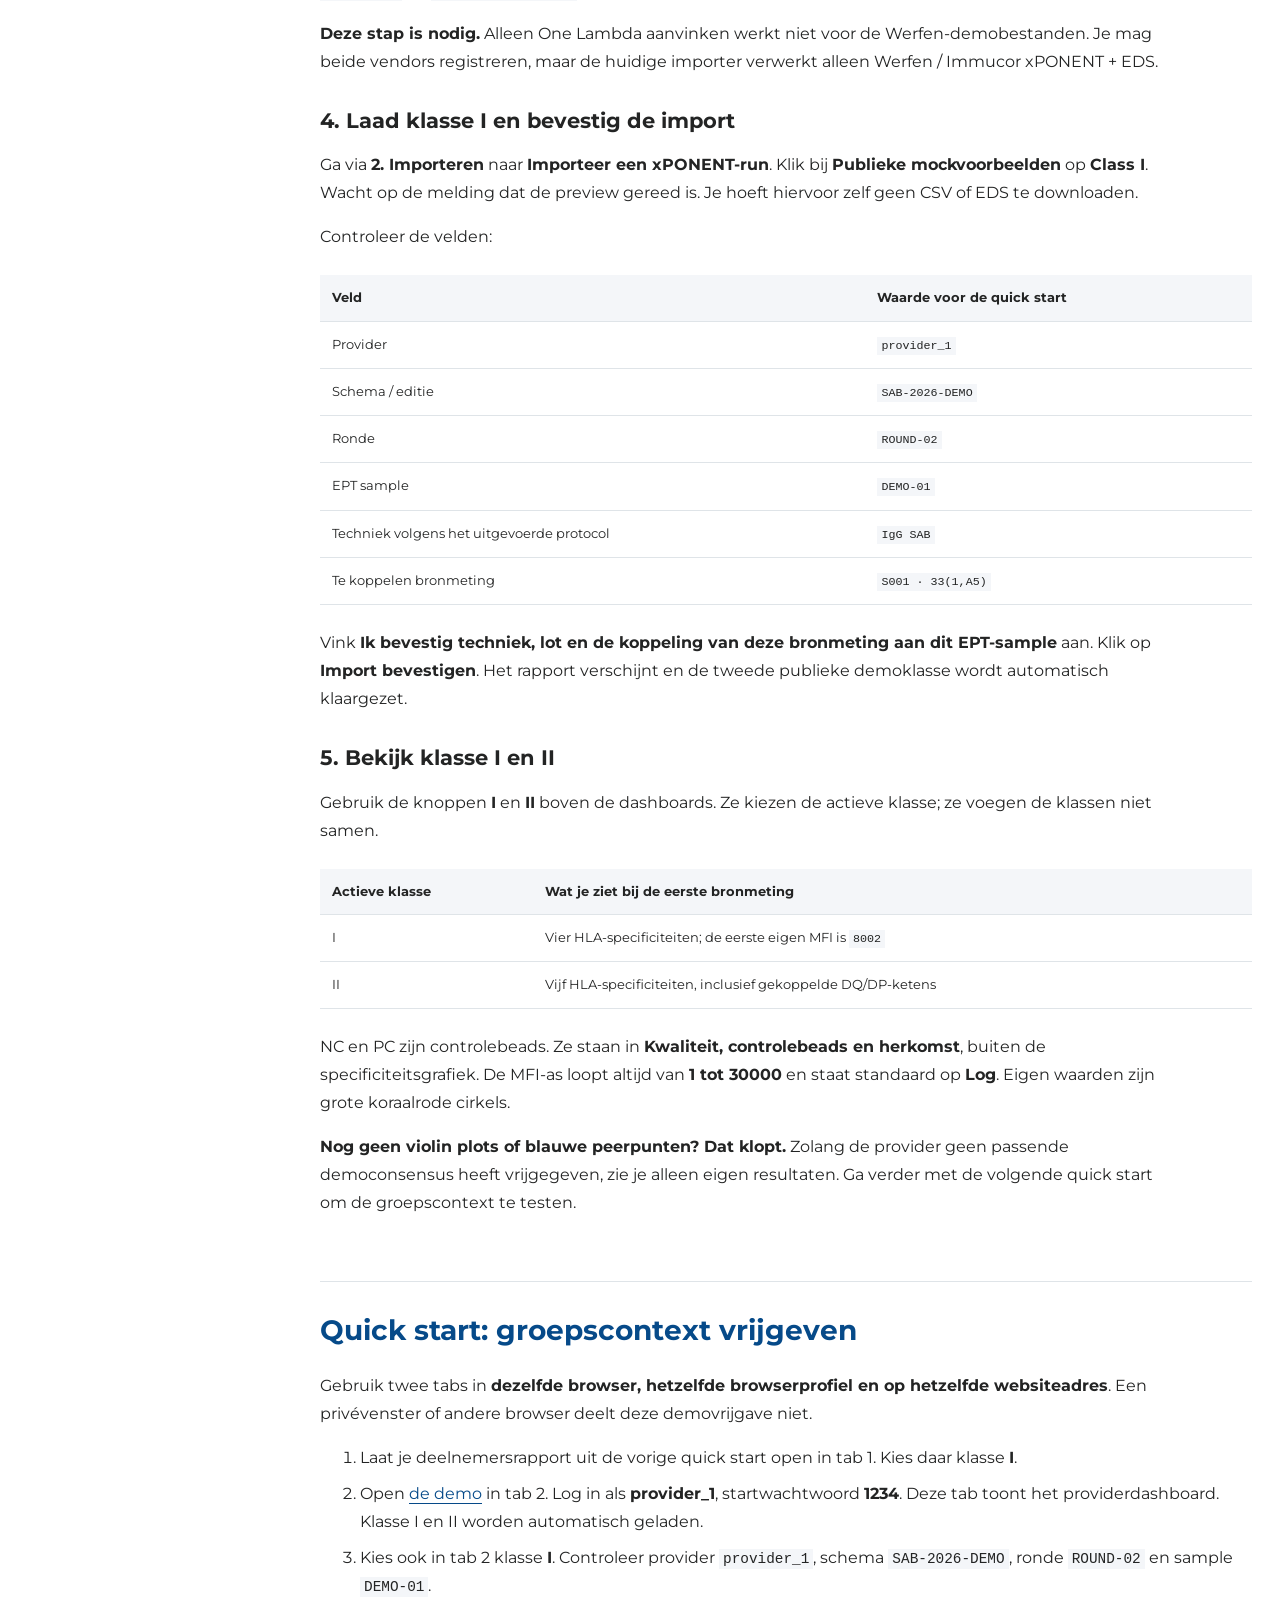
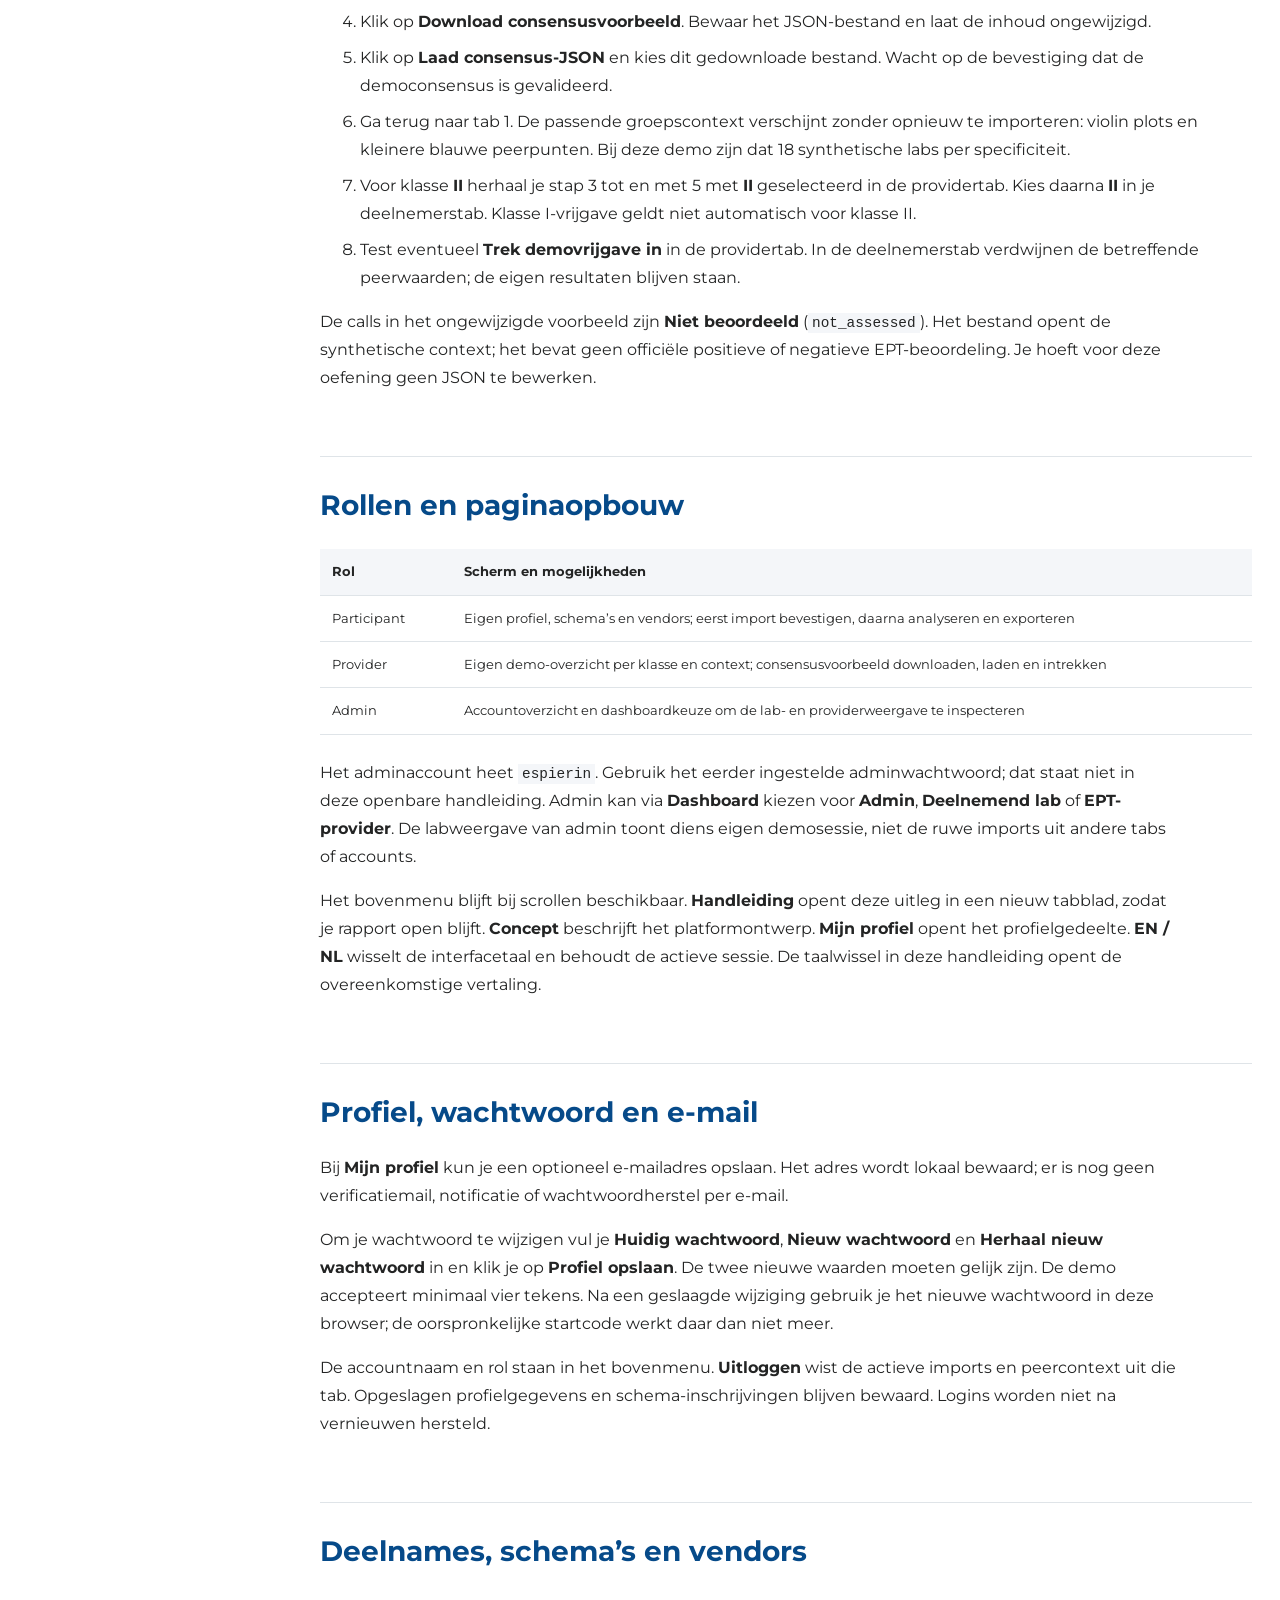
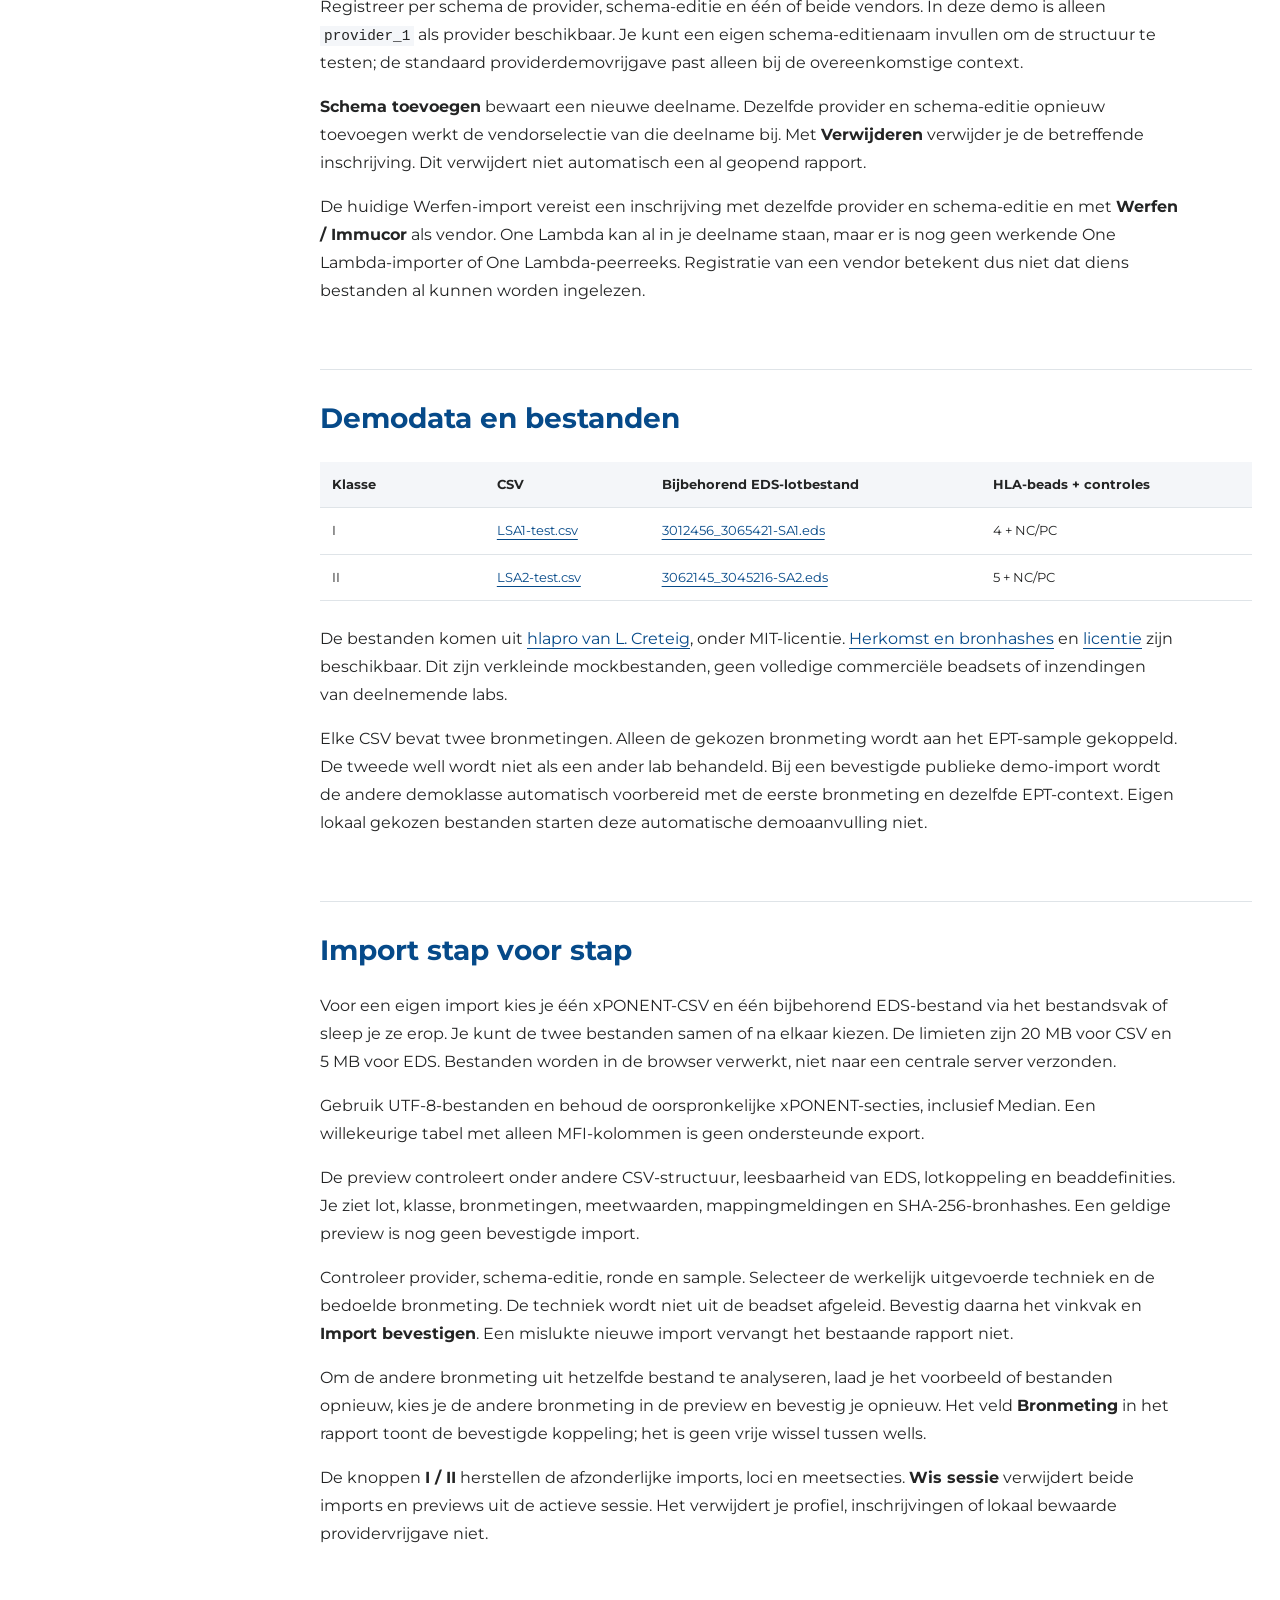
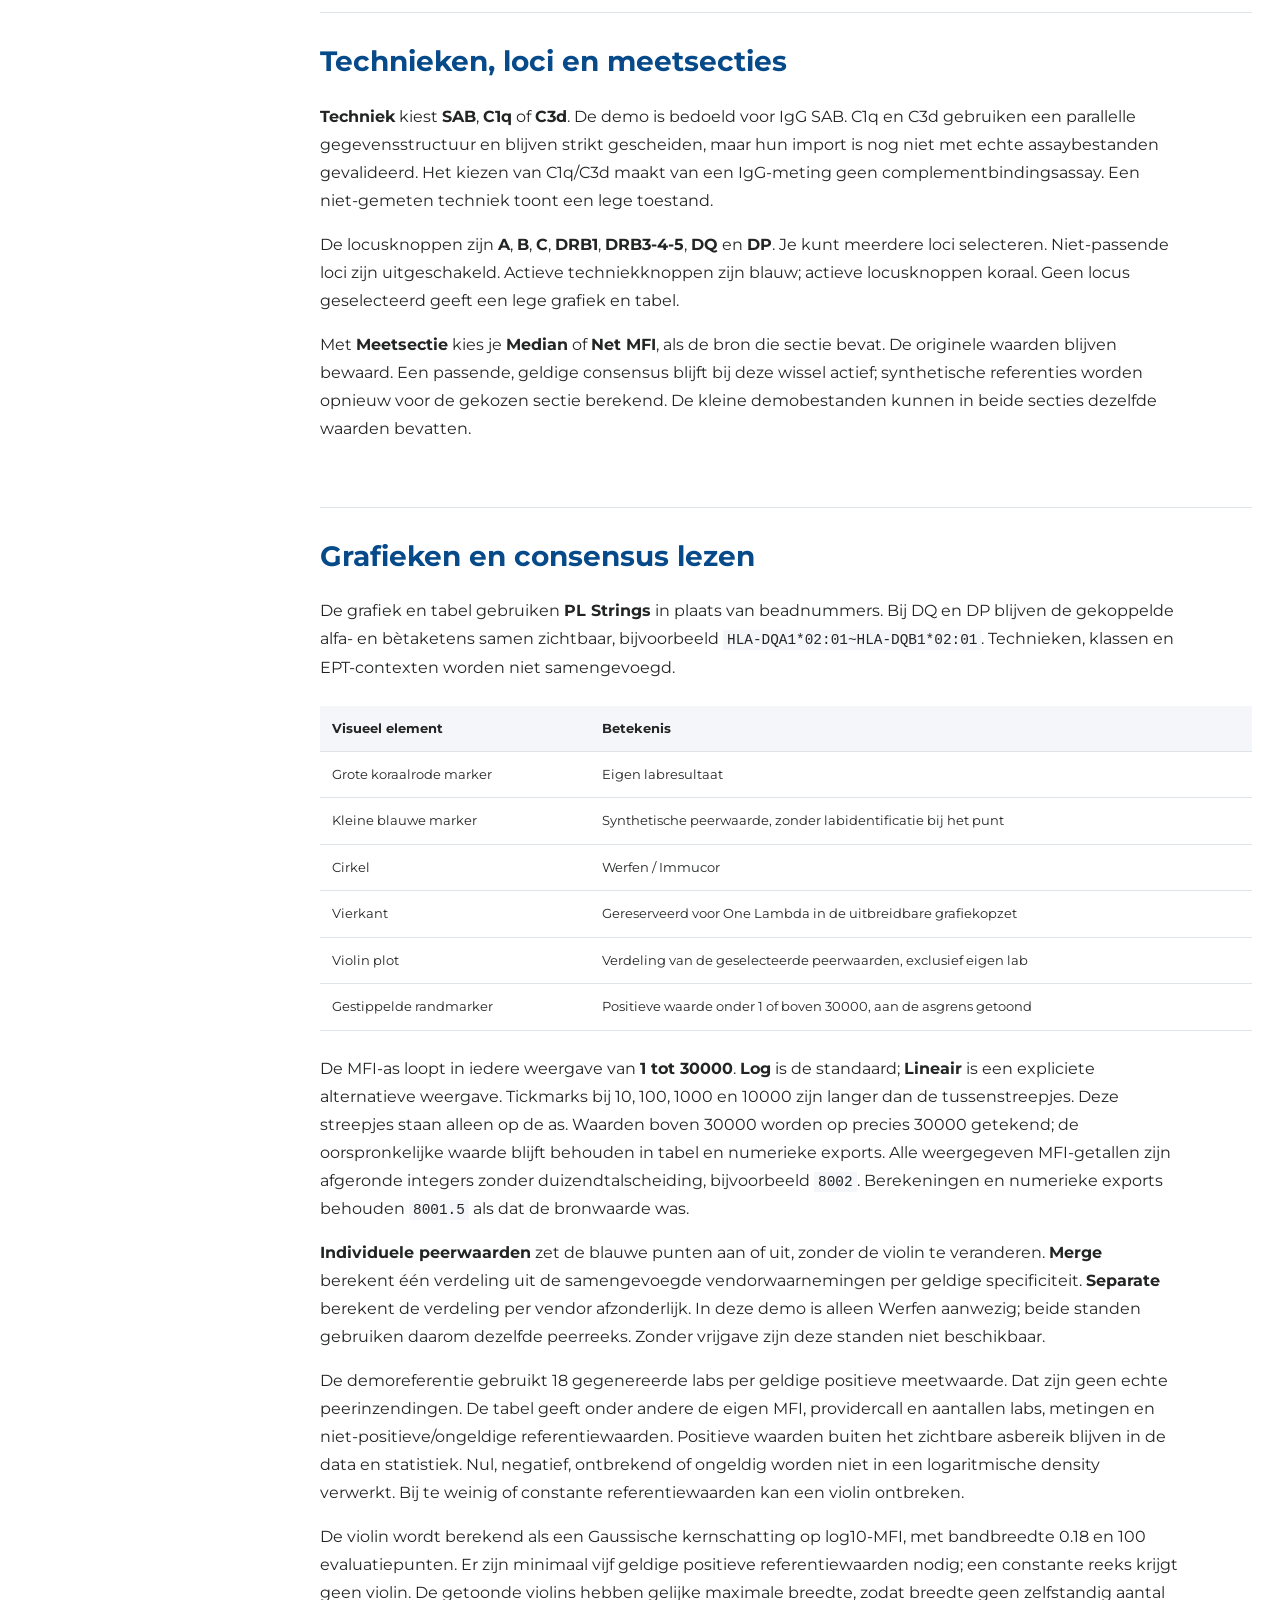
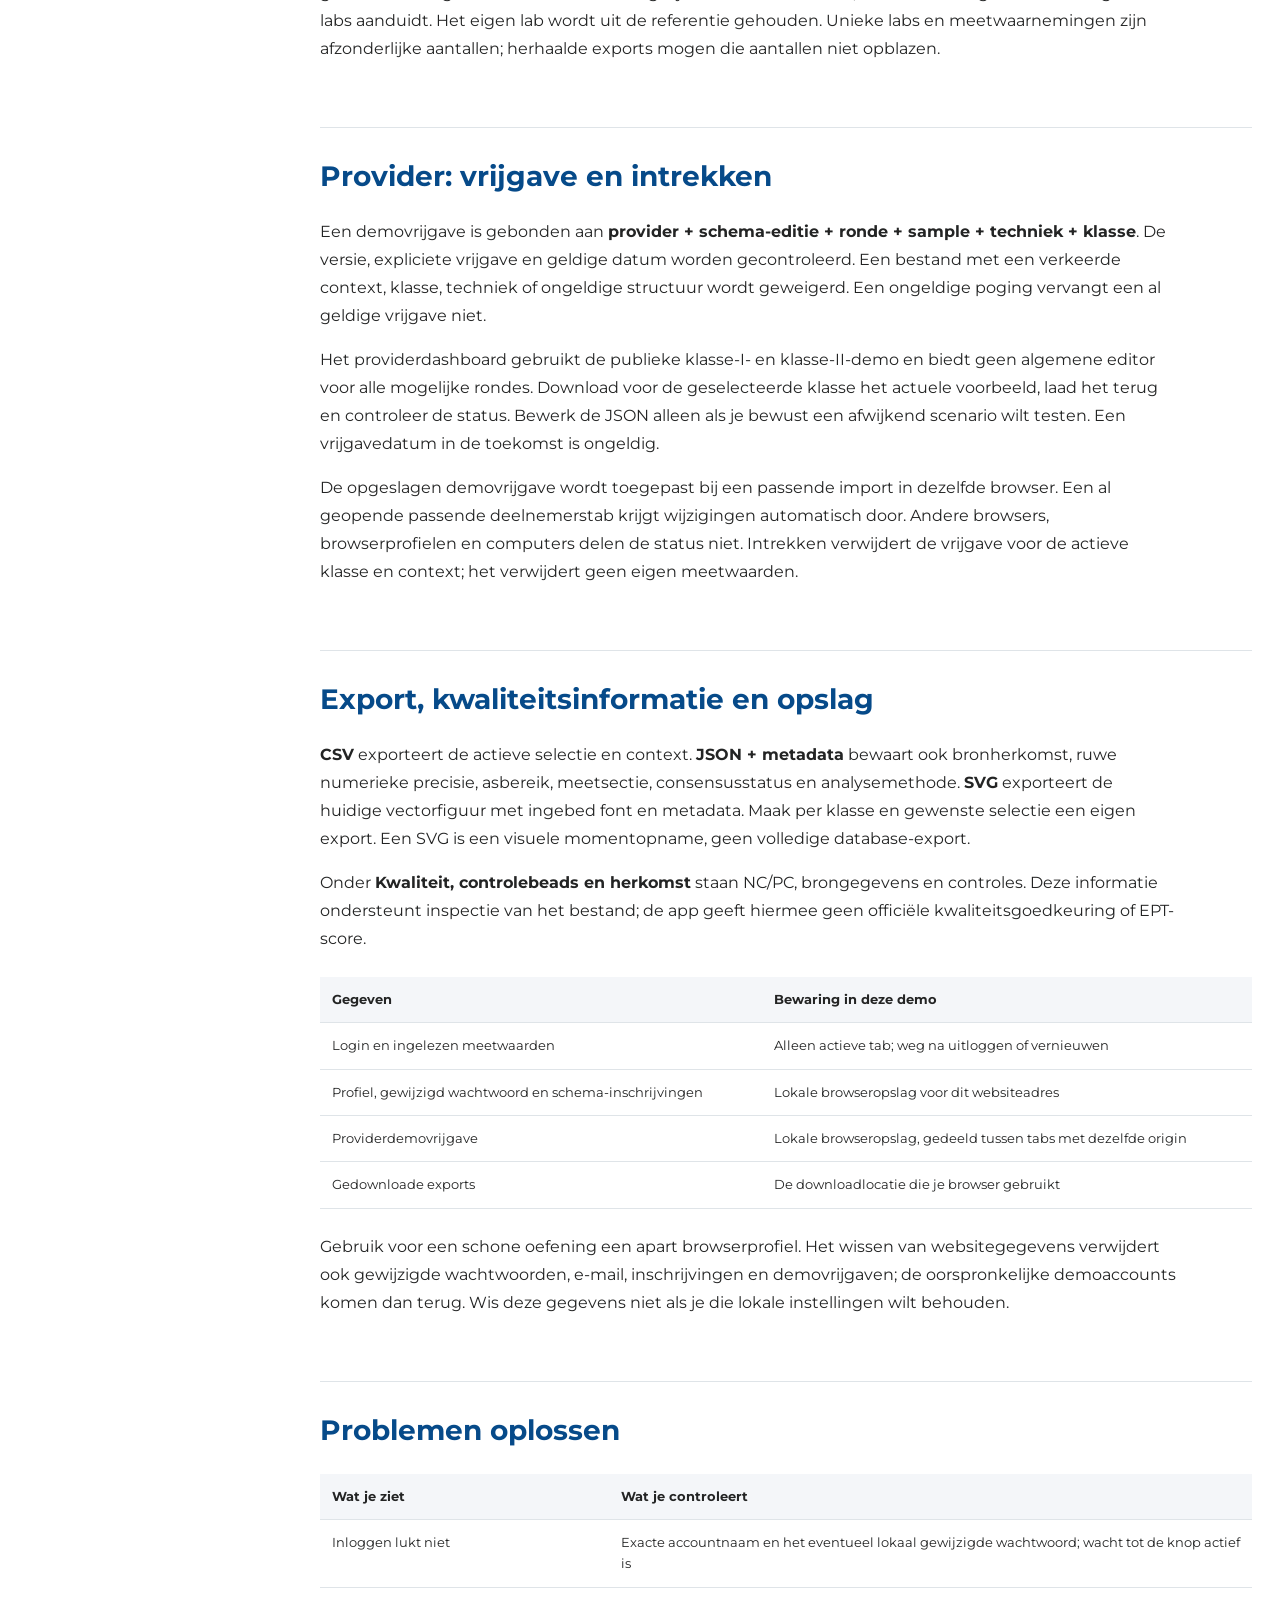
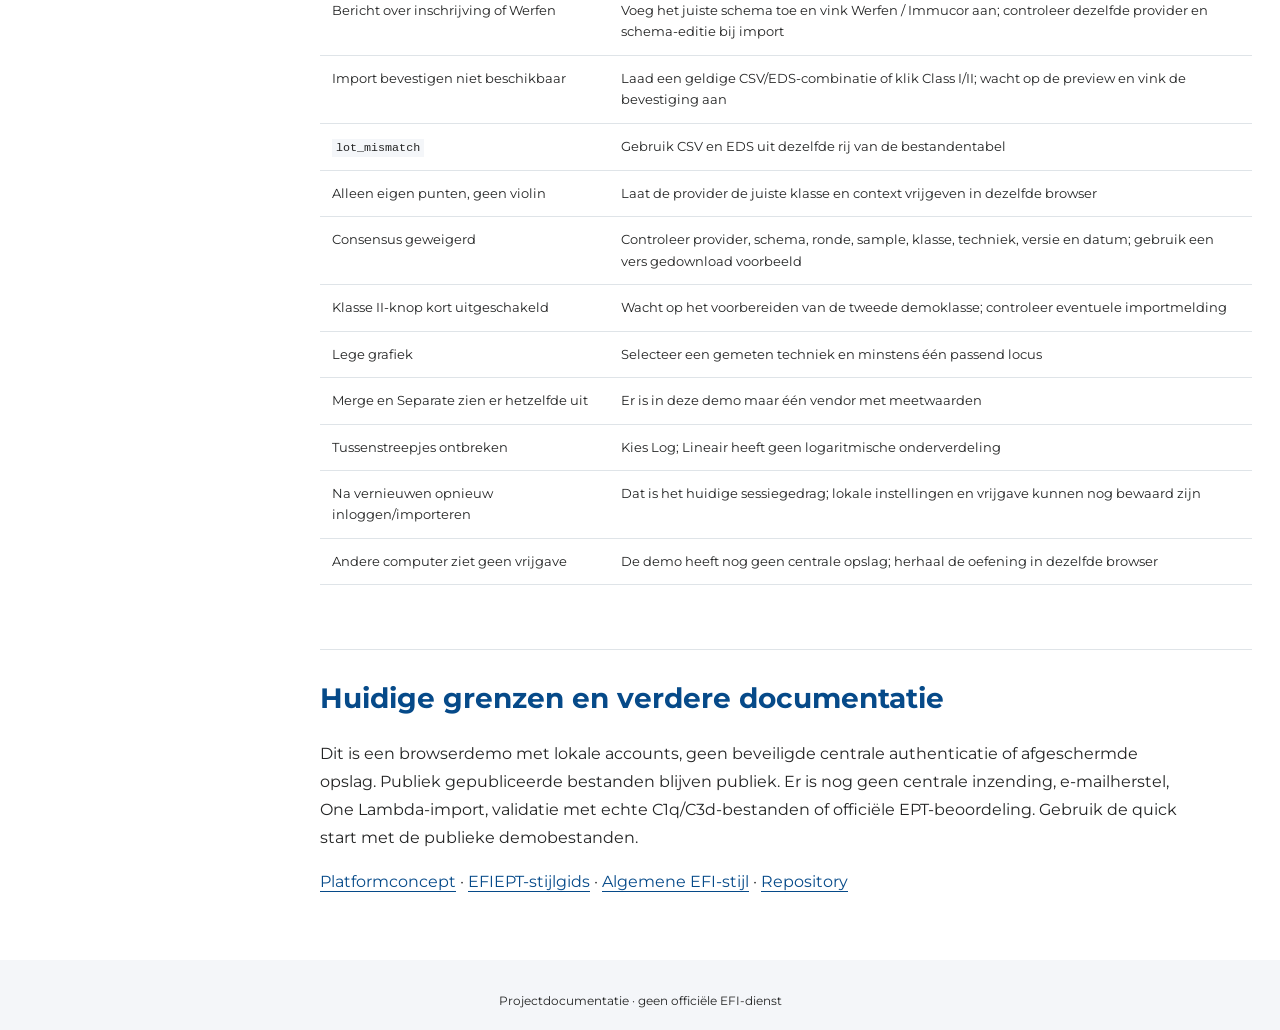
<file: docs/manual_NL.html>
<!doctype html><html lang="nl"><head><meta charset="utf-8"><meta name="viewport" content="width=device-width,initial-scale=1"><meta name="referrer" content="strict-origin-when-cross-origin"><title>EFI EPT Insights - handleiding</title><link rel="icon" href="assets/logo-color.svg"><link rel="stylesheet" href="assets/efi.css"><link rel="stylesheet" href="assets/tokens.css"><link rel="stylesheet" href="assets/specimen.css"><script src="assets/style-demo.js" defer></script></head><body><header class="top"><img src="assets/logo-color.svg" alt="EFI"><a class="brand" href="index_NL.html">EPT Insights</a><div class="header-actions"><a href="app/">Prototype</a><a href="manual_NL.html">Handleiding</a><a href="concept_NL.html">Concept</a><a href="efi-style_NL.html">EFI</a><a href="style_NL.html">Stijlgids</a><a class="language-switch" href="manual_EN.html" lang="en" hreflang="en">EN</a><button class="print" onclick="window.print()">Afdrukken</button></div></header><div class="hero"><div class="eyebrow">EFI · EPT · Onderzoeksprototype</div><h1>EFI EPT Insights - handleiding</h1><p>Quick start en uitgebreide gebruikershandleiding</p><img class="hero-logo" src="assets/logo-white.svg" alt="EFI"></div><div class="layout"><aside><strong>INHOUD</strong><a href="#quick-start-je-eerste-demorapport">Quick start: je eerste demorapport</a><a href="#quick-start-groepscontext-vrijgeven">Quick start: groepscontext vrijgeven</a><a href="#rollen-en-paginaopbouw">Rollen en paginaopbouw</a><a href="#profiel-wachtwoord-en-e-mail">Profiel, wachtwoord en e-mail</a><a href="#deelnames-schemas-en-vendors">Deelnames, schema’s en vendors</a><a href="#demodata-en-bestanden">Demodata en bestanden</a><a href="#import-stap-voor-stap">Import stap voor stap</a><a href="#technieken-loci-en-meetsecties">Technieken, loci en meetsecties</a><a href="#grafieken-en-consensus-lezen">Grafieken en consensus lezen</a><a href="#provider-vrijgave-en-intrekken">Provider: vrijgave en intrekken</a><a href="#export-kwaliteitsinformatie-en-opslag">Export, kwaliteitsinformatie en opslag</a><a href="#problemen-oplossen">Problemen oplossen</a><a href="#huidige-grenzen-en-verdere-documentatie">Huidige grenzen en verdere documentatie</a><a href="manual_NL.md">Markdown</a></aside><main><p>Versie 1.0 · 15 oktober 2026 · Nederlandse gebruikershandleiding</p>
<p><a href="app/">Open de demo</a> · <a href="manual_EN.html">English</a> · <a href="manual_NL.md">Download als Markdown</a></p>
<h2 id="quick-start-je-eerste-demorapport">Quick start: je eerste demorapport</h2>
<p>Volg deze stappen in één normale browser. Je hebt geen eigen bestanden of e-mailadres nodig. De demo gebruikt publieke Werfen / Immucor xPONENT-bestanden van het hlapro-project. De groepswaarden worden synthetisch gegenereerd.</p>
<h3 id="1-log-in-als-deelnemer">1. Log in als deelnemer</h3>
<p>Open <a href="app/">EPT Insights</a>. Gebruik gebruikersnaam <strong>participant_1</strong> en startwachtwoord <strong>5678</strong>. Klik op <strong>Inloggen</strong>. Is de interface Engels, klik dan bovenaan op <strong>NL</strong>.</p>
<p>Heb je dit wachtwoord in deze browser al gewijzigd? Gebruik dan je gewijzigde wachtwoord. Profielen gelden voorlopig alleen in dezelfde browser en voor hetzelfde websiteadres.</p>
<h3 id="2-controleer-je-profiel">2. Controleer je profiel</h3>
<p>Klik bovenaan op <strong>Mijn profiel</strong>. Je profiel opent onderaan de pagina. Je mag een e-mailadres invullen, bijvoorbeeld <code>participant@example.org</code> als testadres, maar je kunt het ook leeg laten. Klik op <strong>Profiel opslaan</strong>. Laat de drie wachtwoordvelden leeg als je alleen het e-mailadres wilt bewaren.</p>
<p>Controle: je ziet <strong>Opgeslagen in deze browser.</strong> Er wordt geen e-mail verstuurd. Voor deze quick start hoef je je wachtwoord niet te wijzigen.</p>
<h3 id="3-registreer-schema-en-vendor">3. Registreer schema en vendor</h3>
<p>Ga naar <strong>1. Kies je EPT-schema’s en vendors</strong> en vul het volgende in:</p>
<div class="table-scroll"><table>
<thead>
<tr>
<th>Instelling</th>
<th>Kies of vul in</th>
</tr>
</thead>
<tbody>
<tr>
<td>Provider</td>
<td><code>provider_1</code></td>
</tr>
<tr>
<td>Schema / editie</td>
<td><code>SAB-2026-DEMO</code></td>
</tr>
<tr>
<td>Vendor(s)</td>
<td>Vink <strong>Werfen / Immucor</strong> aan</td>
</tr>
</tbody>
</table></div>
<p>Klik op <strong>Schema toevoegen</strong>. Controleer dat boven het formulier een regel verschijnt met <code>provider_1</code>, <code>SAB-2026-DEMO</code> en <code>Werfen / Immucor</code>.</p>
<p><strong>Deze stap is nodig.</strong> Alleen One Lambda aanvinken werkt niet voor de Werfen-demobestanden. Je mag beide vendors registreren, maar de huidige importer verwerkt alleen Werfen / Immucor xPONENT + EDS.</p>
<h3 id="4-laad-klasse-i-en-bevestig-de-import">4. Laad klasse I en bevestig de import</h3>
<p>Ga via <strong>2. Importeren</strong> naar <strong>Importeer een xPONENT-run</strong>. Klik bij <strong>Publieke mockvoorbeelden</strong> op <strong>Class I</strong>. Wacht op de melding dat de preview gereed is. Je hoeft hiervoor zelf geen CSV of EDS te downloaden.</p>
<p>Controleer de velden:</p>
<div class="table-scroll"><table>
<thead>
<tr>
<th>Veld</th>
<th>Waarde voor de quick start</th>
</tr>
</thead>
<tbody>
<tr>
<td>Provider</td>
<td><code>provider_1</code></td>
</tr>
<tr>
<td>Schema / editie</td>
<td><code>SAB-2026-DEMO</code></td>
</tr>
<tr>
<td>Ronde</td>
<td><code>ROUND-02</code></td>
</tr>
<tr>
<td>EPT sample</td>
<td><code>DEMO-01</code></td>
</tr>
<tr>
<td>Techniek volgens het uitgevoerde protocol</td>
<td><code>IgG SAB</code></td>
</tr>
<tr>
<td>Te koppelen bronmeting</td>
<td><code>S001 · 33(1,A5)</code></td>
</tr>
</tbody>
</table></div>
<p>Vink <strong>Ik bevestig techniek, lot en de koppeling van deze bronmeting aan dit EPT-sample</strong> aan. Klik op <strong>Import bevestigen</strong>. Het rapport verschijnt en de tweede publieke demoklasse wordt automatisch klaargezet.</p>
<h3 id="5-bekijk-klasse-i-en-ii">5. Bekijk klasse I en II</h3>
<p>Gebruik de knoppen <strong>I</strong> en <strong>II</strong> boven de dashboards. Ze kiezen de actieve klasse; ze voegen de klassen niet samen.</p>
<div class="table-scroll"><table>
<thead>
<tr>
<th>Actieve klasse</th>
<th>Wat je ziet bij de eerste bronmeting</th>
</tr>
</thead>
<tbody>
<tr>
<td>I</td>
<td>Vier HLA-specificiteiten; de eerste eigen MFI is <code>8002</code></td>
</tr>
<tr>
<td>II</td>
<td>Vijf HLA-specificiteiten, inclusief gekoppelde DQ/DP-ketens</td>
</tr>
</tbody>
</table></div>
<p>NC en PC zijn controlebeads. Ze staan in <strong>Kwaliteit, controlebeads en herkomst</strong>, buiten de specificiteitsgrafiek. De MFI-as loopt altijd van <strong>1 tot 30000</strong> en staat standaard op <strong>Log</strong>. Eigen waarden zijn grote koraalrode cirkels.</p>
<p><strong>Nog geen violin plots of blauwe peerpunten? Dat klopt.</strong> Zolang de provider geen passende democonsensus heeft vrijgegeven, zie je alleen eigen resultaten. Ga verder met de volgende quick start om de groepscontext te testen.</p>
<h2 id="quick-start-groepscontext-vrijgeven">Quick start: groepscontext vrijgeven</h2>
<p>Gebruik twee tabs in <strong>dezelfde browser, hetzelfde browserprofiel en op hetzelfde websiteadres</strong>. Een privévenster of andere browser deelt deze demovrijgave niet.</p>
<ol>
<li>Laat je deelnemersrapport uit de vorige quick start open in tab 1. Kies daar klasse <strong>I</strong>.</li>
<li>Open <a href="app/">de demo</a> in tab 2. Log in als <strong>provider_1</strong>, startwachtwoord <strong>1234</strong>. Deze tab toont het providerdashboard. Klasse I en II worden automatisch geladen.</li>
<li>Kies ook in tab 2 klasse <strong>I</strong>. Controleer provider <code>provider_1</code>, schema <code>SAB-2026-DEMO</code>, ronde <code>ROUND-02</code> en sample <code>DEMO-01</code>.</li>
<li>Klik op <strong>Download consensusvoorbeeld</strong>. Bewaar het JSON-bestand en laat de inhoud ongewijzigd.</li>
<li>Klik op <strong>Laad consensus-JSON</strong> en kies dit gedownloade bestand. Wacht op de bevestiging dat de democonsensus is gevalideerd.</li>
<li>Ga terug naar tab 1. De passende groepscontext verschijnt zonder opnieuw te importeren: violin plots en kleinere blauwe peerpunten. Bij deze demo zijn dat 18 synthetische labs per specificiteit.</li>
<li>Voor klasse <strong>II</strong> herhaal je stap 3 tot en met 5 met <strong>II</strong> geselecteerd in de providertab. Kies daarna <strong>II</strong> in je deelnemerstab. Klasse I-vrijgave geldt niet automatisch voor klasse II.</li>
<li>Test eventueel <strong>Trek demovrijgave in</strong> in de providertab. In de deelnemerstab verdwijnen de betreffende peerwaarden; de eigen resultaten blijven staan.</li>
</ol>
<p>De calls in het ongewijzigde voorbeeld zijn <strong>Niet beoordeeld</strong> (<code>not_assessed</code>). Het bestand opent de synthetische context; het bevat geen officiële positieve of negatieve EPT-beoordeling. Je hoeft voor deze oefening geen JSON te bewerken.</p>
<h2 id="rollen-en-paginaopbouw">Rollen en paginaopbouw</h2>
<div class="table-scroll"><table>
<thead>
<tr>
<th>Rol</th>
<th>Scherm en mogelijkheden</th>
</tr>
</thead>
<tbody>
<tr>
<td>Participant</td>
<td>Eigen profiel, schema’s en vendors; eerst import bevestigen, daarna analyseren en exporteren</td>
</tr>
<tr>
<td>Provider</td>
<td>Eigen demo-overzicht per klasse en context; consensusvoorbeeld downloaden, laden en intrekken</td>
</tr>
<tr>
<td>Admin</td>
<td>Accountoverzicht en dashboardkeuze om de lab- en providerweergave te inspecteren</td>
</tr>
</tbody>
</table></div>
<p>Het adminaccount heet <code>espierin</code>. Gebruik het eerder ingestelde adminwachtwoord; dat staat niet in deze openbare handleiding. Admin kan via <strong>Dashboard</strong> kiezen voor <strong>Admin</strong>, <strong>Deelnemend lab</strong> of <strong>EPT-provider</strong>. De labweergave van admin toont diens eigen demosessie, niet de ruwe imports uit andere tabs of accounts.</p>
<p>Het bovenmenu blijft bij scrollen beschikbaar. <strong>Handleiding</strong> opent deze uitleg in een nieuw tabblad, zodat je rapport open blijft. <strong>Concept</strong> beschrijft het platformontwerp. <strong>Mijn profiel</strong> opent het profielgedeelte. <strong>EN / NL</strong> wisselt de interfacetaal en behoudt de actieve sessie. De taalwissel in deze handleiding opent de overeenkomstige vertaling.</p>
<h2 id="profiel-wachtwoord-en-e-mail">Profiel, wachtwoord en e-mail</h2>
<p>Bij <strong>Mijn profiel</strong> kun je een optioneel e-mailadres opslaan. Het adres wordt lokaal bewaard; er is nog geen verificatiemail, notificatie of wachtwoordherstel per e-mail.</p>
<p>Om je wachtwoord te wijzigen vul je <strong>Huidig wachtwoord</strong>, <strong>Nieuw wachtwoord</strong> en <strong>Herhaal nieuw wachtwoord</strong> in en klik je op <strong>Profiel opslaan</strong>. De twee nieuwe waarden moeten gelijk zijn. De demo accepteert minimaal vier tekens. Na een geslaagde wijziging gebruik je het nieuwe wachtwoord in deze browser; de oorspronkelijke startcode werkt daar dan niet meer.</p>
<p>De accountnaam en rol staan in het bovenmenu. <strong>Uitloggen</strong> wist de actieve imports en peercontext uit die tab. Opgeslagen profielgegevens en schema-inschrijvingen blijven bewaard. Logins worden niet na vernieuwen hersteld.</p>
<h2 id="deelnames-schemas-en-vendors">Deelnames, schema’s en vendors</h2>
<p>Registreer per schema de provider, schema-editie en één of beide vendors. In deze demo is alleen <code>provider_1</code> als provider beschikbaar. Je kunt een eigen schema-editienaam invullen om de structuur te testen; de standaard providerdemovrijgave past alleen bij de overeenkomstige context.</p>
<p><strong>Schema toevoegen</strong> bewaart een nieuwe deelname. Dezelfde provider en schema-editie opnieuw toevoegen werkt de vendorselectie van die deelname bij. Met <strong>Verwijderen</strong> verwijder je de betreffende inschrijving. Dit verwijdert niet automatisch een al geopend rapport.</p>
<p>De huidige Werfen-import vereist een inschrijving met dezelfde provider en schema-editie en met <strong>Werfen / Immucor</strong> als vendor. One Lambda kan al in je deelname staan, maar er is nog geen werkende One Lambda-importer of One Lambda-peerreeks. Registratie van een vendor betekent dus niet dat diens bestanden al kunnen worden ingelezen.</p>
<h2 id="demodata-en-bestanden">Demodata en bestanden</h2>
<div class="table-scroll"><table>
<thead>
<tr>
<th>Klasse</th>
<th>CSV</th>
<th>Bijbehorend EDS-lotbestand</th>
<th>HLA-beads + controles</th>
</tr>
</thead>
<tbody>
<tr>
<td>I</td>
<td><a href="app/fixtures/LSA1-test.csv">LSA1-test.csv</a></td>
<td><a href="app/fixtures/3012456_3065421-SA1.eds">3012456_3065421-SA1.eds</a></td>
<td>4 + NC/PC</td>
</tr>
<tr>
<td>II</td>
<td><a href="app/fixtures/LSA2-test.csv">LSA2-test.csv</a></td>
<td><a href="app/fixtures/3062145_3045216-SA2.eds">3062145_3045216-SA2.eds</a></td>
<td>5 + NC/PC</td>
</tr>
</tbody>
</table></div>
<p>De bestanden komen uit <a href="https://github.com/lcreteig/hlapro">hlapro van L. Creteig</a>, onder MIT-licentie. <a href="app/fixtures/provenance.json">Herkomst en bronhashes</a> en <a href="app/fixtures/LICENSE.md">licentie</a> zijn beschikbaar. Dit zijn verkleinde mockbestanden, geen volledige commerciële beadsets of inzendingen van deelnemende labs.</p>
<p>Elke CSV bevat twee bronmetingen. Alleen de gekozen bronmeting wordt aan het EPT-sample gekoppeld. De tweede well wordt niet als een ander lab behandeld. Bij een bevestigde publieke demo-import wordt de andere demoklasse automatisch voorbereid met de eerste bronmeting en dezelfde EPT-context. Eigen lokaal gekozen bestanden starten deze automatische demoaanvulling niet.</p>
<h2 id="import-stap-voor-stap">Import stap voor stap</h2>
<p>Voor een eigen import kies je één xPONENT-CSV en één bijbehorend EDS-bestand via het bestandsvak of sleep je ze erop. Je kunt de twee bestanden samen of na elkaar kiezen. De limieten zijn 20 MB voor CSV en 5 MB voor EDS. Bestanden worden in de browser verwerkt, niet naar een centrale server verzonden.</p>
<p>Gebruik UTF-8-bestanden en behoud de oorspronkelijke xPONENT-secties, inclusief Median. Een willekeurige tabel met alleen MFI-kolommen is geen ondersteunde export.</p>
<p>De preview controleert onder andere CSV-structuur, leesbaarheid van EDS, lotkoppeling en beaddefinities. Je ziet lot, klasse, bronmetingen, meetwaarden, mappingmeldingen en SHA-256-bronhashes. Een geldige preview is nog geen bevestigde import.</p>
<p>Controleer provider, schema-editie, ronde en sample. Selecteer de werkelijk uitgevoerde techniek en de bedoelde bronmeting. De techniek wordt niet uit de beadset afgeleid. Bevestig daarna het vinkvak en <strong>Import bevestigen</strong>. Een mislukte nieuwe import vervangt het bestaande rapport niet.</p>
<p>Om de andere bronmeting uit hetzelfde bestand te analyseren, laad je het voorbeeld of bestanden opnieuw, kies je de andere bronmeting in de preview en bevestig je opnieuw. Het veld <strong>Bronmeting</strong> in het rapport toont de bevestigde koppeling; het is geen vrije wissel tussen wells.</p>
<p>De knoppen <strong>I / II</strong> herstellen de afzonderlijke imports, loci en meetsecties. <strong>Wis sessie</strong> verwijdert beide imports en previews uit de actieve sessie. Het verwijdert je profiel, inschrijvingen of lokaal bewaarde providervrijgave niet.</p>
<h2 id="technieken-loci-en-meetsecties">Technieken, loci en meetsecties</h2>
<p><strong>Techniek</strong> kiest <strong>SAB</strong>, <strong>C1q</strong> of <strong>C3d</strong>. De demo is bedoeld voor IgG SAB. C1q en C3d gebruiken een parallelle gegevensstructuur en blijven strikt gescheiden, maar hun import is nog niet met echte assaybestanden gevalideerd. Het kiezen van C1q/C3d maakt van een IgG-meting geen complementbindingsassay. Een niet-gemeten techniek toont een lege toestand.</p>
<p>De locusknoppen zijn <strong>A</strong>, <strong>B</strong>, <strong>C</strong>, <strong>DRB1</strong>, <strong>DRB3-4-5</strong>, <strong>DQ</strong> en <strong>DP</strong>. Je kunt meerdere loci selecteren. Niet-passende loci zijn uitgeschakeld. Actieve techniekknoppen zijn blauw; actieve locusknoppen koraal. Geen locus geselecteerd geeft een lege grafiek en tabel.</p>
<p>Met <strong>Meetsectie</strong> kies je <strong>Median</strong> of <strong>Net MFI</strong>, als de bron die sectie bevat. De originele waarden blijven bewaard. Een passende, geldige consensus blijft bij deze wissel actief; synthetische referenties worden opnieuw voor de gekozen sectie berekend. De kleine demobestanden kunnen in beide secties dezelfde waarden bevatten.</p>
<h2 id="grafieken-en-consensus-lezen">Grafieken en consensus lezen</h2>
<p>De grafiek en tabel gebruiken <strong>PL Strings</strong> in plaats van beadnummers. Bij DQ en DP blijven de gekoppelde alfa- en bètaketens samen zichtbaar, bijvoorbeeld <code>HLA-DQA1*02:01~HLA-DQB1*02:01</code>. Technieken, klassen en EPT-contexten worden niet samengevoegd.</p>
<div class="table-scroll"><table>
<thead>
<tr>
<th>Visueel element</th>
<th>Betekenis</th>
</tr>
</thead>
<tbody>
<tr>
<td>Grote koraalrode marker</td>
<td>Eigen labresultaat</td>
</tr>
<tr>
<td>Kleine blauwe marker</td>
<td>Synthetische peerwaarde, zonder labidentificatie bij het punt</td>
</tr>
<tr>
<td>Cirkel</td>
<td>Werfen / Immucor</td>
</tr>
<tr>
<td>Vierkant</td>
<td>Gereserveerd voor One Lambda in de uitbreidbare grafiekopzet</td>
</tr>
<tr>
<td>Violin plot</td>
<td>Verdeling van de geselecteerde peerwaarden, exclusief eigen lab</td>
</tr>
<tr>
<td>Gestippelde randmarker</td>
<td>Positieve waarde onder 1 of boven 30000, aan de asgrens getoond</td>
</tr>
</tbody>
</table></div>
<p>De MFI-as loopt in iedere weergave van <strong>1 tot 30000</strong>. <strong>Log</strong> is de standaard; <strong>Lineair</strong> is een expliciete alternatieve weergave. Tickmarks bij 10, 100, 1000 en 10000 zijn langer dan de tussenstreepjes. Deze streepjes staan alleen op de as. Waarden boven 30000 worden op precies 30000 getekend; de oorspronkelijke waarde blijft behouden in tabel en numerieke exports. Alle weergegeven MFI-getallen zijn afgeronde integers zonder duizendtalscheiding, bijvoorbeeld <code>8002</code>. Berekeningen en numerieke exports behouden <code>8001.5</code> als dat de bronwaarde was.</p>
<p><strong>Individuele peerwaarden</strong> zet de blauwe punten aan of uit, zonder de violin te veranderen. <strong>Merge</strong> berekent één verdeling uit de samengevoegde vendorwaarnemingen per geldige specificiteit. <strong>Separate</strong> berekent de verdeling per vendor afzonderlijk. In deze demo is alleen Werfen aanwezig; beide standen gebruiken daarom dezelfde peerreeks. Zonder vrijgave zijn deze standen niet beschikbaar.</p>
<p>De demoreferentie gebruikt 18 gegenereerde labs per geldige positieve meetwaarde. Dat zijn geen echte peerinzendingen. De tabel geeft onder andere de eigen MFI, providercall en aantallen labs, metingen en niet-positieve/ongeldige referentiewaarden. Positieve waarden buiten het zichtbare asbereik blijven in de data en statistiek. Nul, negatief, ontbrekend of ongeldig worden niet in een logaritmische density verwerkt. Bij te weinig of constante referentiewaarden kan een violin ontbreken.</p>
<p>De violin wordt berekend als een Gaussische kernschatting op log10-MFI, met bandbreedte 0.18 en 100 evaluatiepunten. Er zijn minimaal vijf geldige positieve referentiewaarden nodig; een constante reeks krijgt geen violin. De getoonde violins hebben gelijke maximale breedte, zodat breedte geen zelfstandig aantal labs aanduidt. Het eigen lab wordt uit de referentie gehouden. Unieke labs en meetwaarnemingen zijn afzonderlijke aantallen; herhaalde exports mogen die aantallen niet opblazen.</p>
<h2 id="provider-vrijgave-en-intrekken">Provider: vrijgave en intrekken</h2>
<p>Een demovrijgave is gebonden aan <strong>provider + schema-editie + ronde + sample + techniek + klasse</strong>. De versie, expliciete vrijgave en geldige datum worden gecontroleerd. Een bestand met een verkeerde context, klasse, techniek of ongeldige structuur wordt geweigerd. Een ongeldige poging vervangt een al geldige vrijgave niet.</p>
<p>Het providerdashboard gebruikt de publieke klasse-I- en klasse-II-demo en biedt geen algemene editor voor alle mogelijke rondes. Download voor de geselecteerde klasse het actuele voorbeeld, laad het terug en controleer de status. Bewerk de JSON alleen als je bewust een afwijkend scenario wilt testen. Een vrijgavedatum in de toekomst is ongeldig.</p>
<p>De opgeslagen demovrijgave wordt toegepast bij een passende import in dezelfde browser. Een al geopende passende deelnemerstab krijgt wijzigingen automatisch door. Andere browsers, browserprofielen en computers delen de status niet. Intrekken verwijdert de vrijgave voor de actieve klasse en context; het verwijdert geen eigen meetwaarden.</p>
<h2 id="export-kwaliteitsinformatie-en-opslag">Export, kwaliteitsinformatie en opslag</h2>
<p><strong>CSV</strong> exporteert de actieve selectie en context. <strong>JSON + metadata</strong> bewaart ook bronherkomst, ruwe numerieke precisie, asbereik, meetsectie, consensusstatus en analysemethode. <strong>SVG</strong> exporteert de huidige vectorfiguur met ingebed font en metadata. Maak per klasse en gewenste selectie een eigen export. Een SVG is een visuele momentopname, geen volledige database-export.</p>
<p>Onder <strong>Kwaliteit, controlebeads en herkomst</strong> staan NC/PC, brongegevens en controles. Deze informatie ondersteunt inspectie van het bestand; de app geeft hiermee geen officiële kwaliteitsgoedkeuring of EPT-score.</p>
<div class="table-scroll"><table>
<thead>
<tr>
<th>Gegeven</th>
<th>Bewaring in deze demo</th>
</tr>
</thead>
<tbody>
<tr>
<td>Login en ingelezen meetwaarden</td>
<td>Alleen actieve tab; weg na uitloggen of vernieuwen</td>
</tr>
<tr>
<td>Profiel, gewijzigd wachtwoord en schema-inschrijvingen</td>
<td>Lokale browseropslag voor dit websiteadres</td>
</tr>
<tr>
<td>Providerdemovrijgave</td>
<td>Lokale browseropslag, gedeeld tussen tabs met dezelfde origin</td>
</tr>
<tr>
<td>Gedownloade exports</td>
<td>De downloadlocatie die je browser gebruikt</td>
</tr>
</tbody>
</table></div>
<p>Gebruik voor een schone oefening een apart browserprofiel. Het wissen van websitegegevens verwijdert ook gewijzigde wachtwoorden, e-mail, inschrijvingen en demovrijgaven; de oorspronkelijke demoaccounts komen dan terug. Wis deze gegevens niet als je die lokale instellingen wilt behouden.</p>
<h2 id="problemen-oplossen">Problemen oplossen</h2>
<div class="table-scroll"><table>
<thead>
<tr>
<th>Wat je ziet</th>
<th>Wat je controleert</th>
</tr>
</thead>
<tbody>
<tr>
<td>Inloggen lukt niet</td>
<td>Exacte accountnaam en het eventueel lokaal gewijzigde wachtwoord; wacht tot de knop actief is</td>
</tr>
<tr>
<td>Bericht over inschrijving of Werfen</td>
<td>Voeg het juiste schema toe en vink Werfen / Immucor aan; controleer dezelfde provider en schema-editie bij import</td>
</tr>
<tr>
<td>Import bevestigen niet beschikbaar</td>
<td>Laad een geldige CSV/EDS-combinatie of klik Class I/II; wacht op de preview en vink de bevestiging aan</td>
</tr>
<tr>
<td><code>lot_mismatch</code></td>
<td>Gebruik CSV en EDS uit dezelfde rij van de bestandentabel</td>
</tr>
<tr>
<td>Alleen eigen punten, geen violin</td>
<td>Laat de provider de juiste klasse en context vrijgeven in dezelfde browser</td>
</tr>
<tr>
<td>Consensus geweigerd</td>
<td>Controleer provider, schema, ronde, sample, klasse, techniek, versie en datum; gebruik een vers gedownload voorbeeld</td>
</tr>
<tr>
<td>Klasse II-knop kort uitgeschakeld</td>
<td>Wacht op het voorbereiden van de tweede demoklasse; controleer eventuele importmelding</td>
</tr>
<tr>
<td>Lege grafiek</td>
<td>Selecteer een gemeten techniek en minstens één passend locus</td>
</tr>
<tr>
<td>Merge en Separate zien er hetzelfde uit</td>
<td>Er is in deze demo maar één vendor met meetwaarden</td>
</tr>
<tr>
<td>Tussenstreepjes ontbreken</td>
<td>Kies Log; Lineair heeft geen logaritmische onderverdeling</td>
</tr>
<tr>
<td>Na vernieuwen opnieuw inloggen/importeren</td>
<td>Dat is het huidige sessiegedrag; lokale instellingen en vrijgave kunnen nog bewaard zijn</td>
</tr>
<tr>
<td>Andere computer ziet geen vrijgave</td>
<td>De demo heeft nog geen centrale opslag; herhaal de oefening in dezelfde browser</td>
</tr>
</tbody>
</table></div>
<h2 id="huidige-grenzen-en-verdere-documentatie">Huidige grenzen en verdere documentatie</h2>
<p>Dit is een browserdemo met lokale accounts, geen beveiligde centrale authenticatie of afgeschermde opslag. Publiek gepubliceerde bestanden blijven publiek. Er is nog geen centrale inzending, e-mailherstel, One Lambda-import, validatie met echte C1q/C3d-bestanden of officiële EPT-beoordeling. Gebruik de quick start met de publieke demobestanden.</p>
<p><a href="concept_NL.html">Platformconcept</a> · <a href="efi-style_NL.html">EFI</a><a href="style_NL.html">EPT-stijlgids</a> · <a href="efi-style_NL.html">Algemene EFI-stijl</a> · <a href="https://github.com/espierin/ept">Repository</a></p></main></div><footer>Projectdocumentatie · geen officiële EFI-dienst</footer></body></html>
</file>
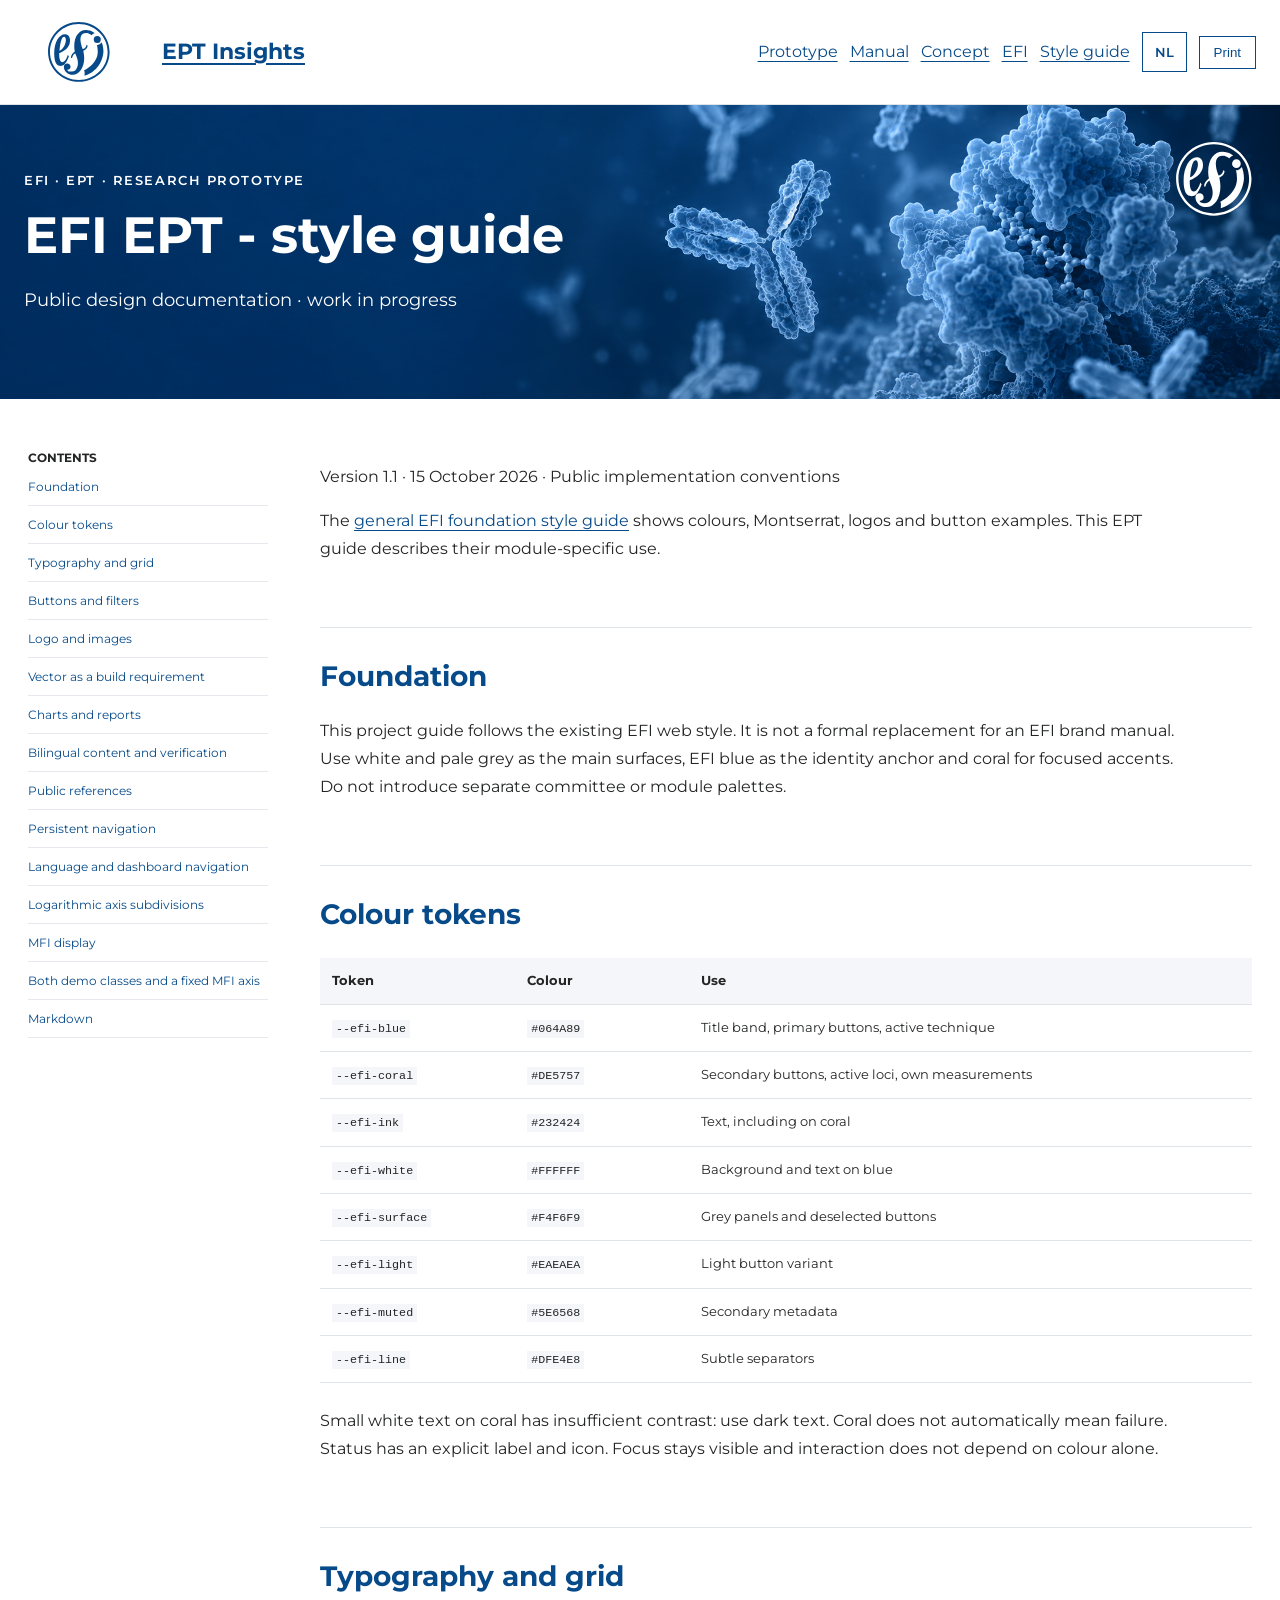
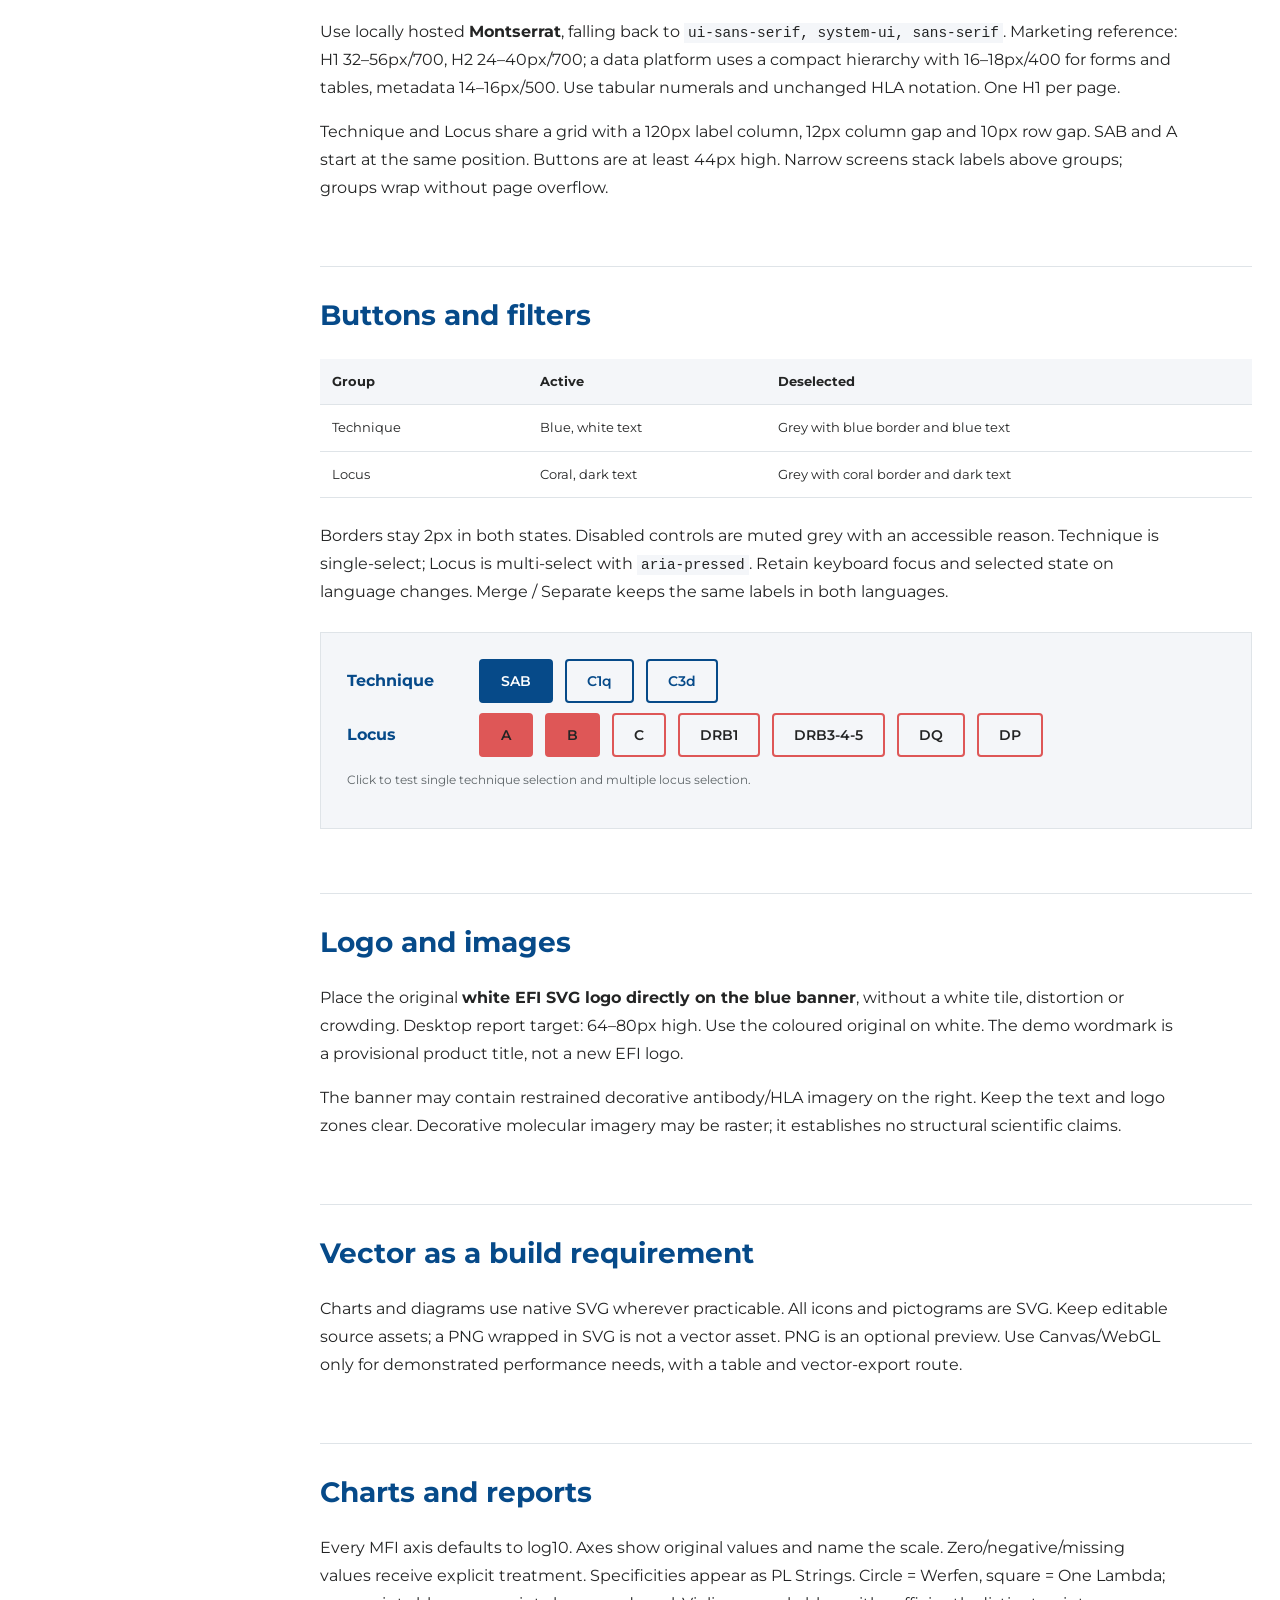
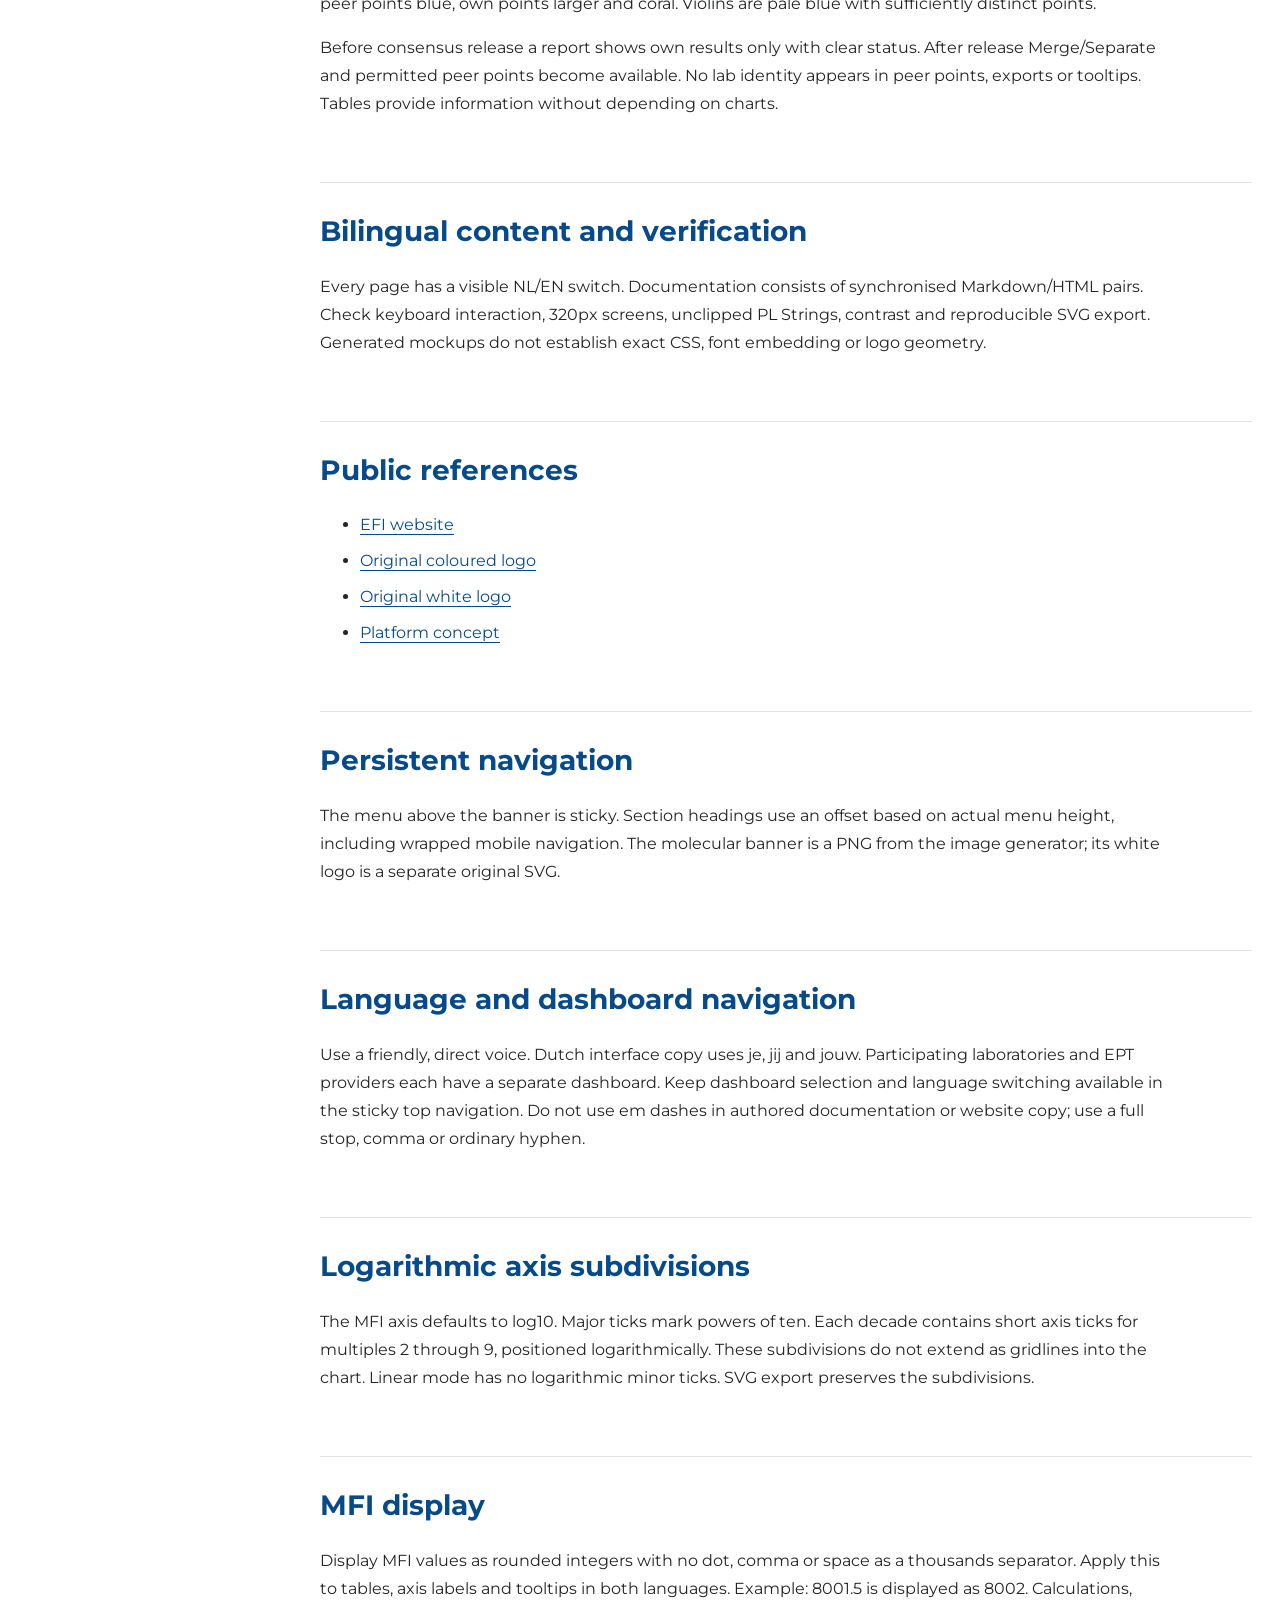
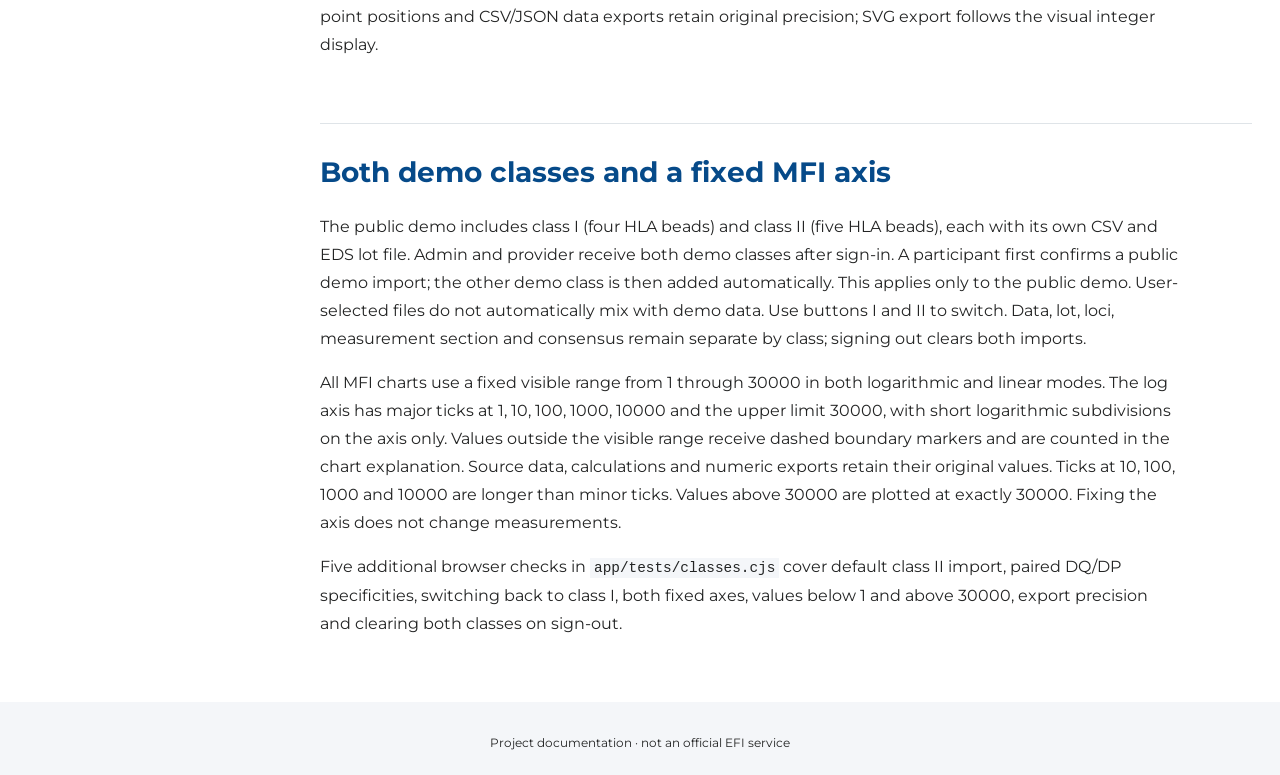
<file: docs/style_EN.html>
<!doctype html><html lang="en"><head><meta charset="utf-8"><meta name="viewport" content="width=device-width,initial-scale=1"><meta name="referrer" content="strict-origin-when-cross-origin"><title>EFI EPT - style guide</title><link rel="icon" href="assets/logo-color.svg"><link rel="stylesheet" href="assets/efi.css"><link rel="stylesheet" href="assets/tokens.css"><link rel="stylesheet" href="assets/specimen.css"><script src="assets/style-demo.js" defer></script></head><body><header class="top"><img src="assets/logo-color.svg" alt="EFI"><a class="brand" href="index_EN.html">EPT Insights</a><div class="header-actions"><a href="app/">Prototype</a><a href="manual_EN.html">Manual</a><a href="concept_EN.html">Concept</a><a href="efi-style_EN.html">EFI</a><a href="style_EN.html">Style guide</a><a class="language-switch" href="style_NL.html" lang="nl" hreflang="nl">NL</a><button class="print" onclick="window.print()">Print</button></div></header><div class="hero"><div class="eyebrow">EFI · EPT · Research prototype</div><h1>EFI EPT - style guide</h1><p>Public design documentation · work in progress</p><img class="hero-logo" src="assets/logo-white.svg" alt="EFI"></div><div class="layout"><aside><strong>CONTENTS</strong><a href="#foundation">Foundation</a><a href="#colour-tokens">Colour tokens</a><a href="#typography-and-grid">Typography and grid</a><a href="#buttons-and-filters">Buttons and filters</a><a href="#logo-and-images">Logo and images</a><a href="#vector-as-a-build-requirement">Vector as a build requirement</a><a href="#charts-and-reports">Charts and reports</a><a href="#bilingual-content-and-verification">Bilingual content and verification</a><a href="#public-references">Public references</a><a href="#persistent-navigation">Persistent navigation</a><a href="#language-and-dashboard-navigation">Language and dashboard navigation</a><a href="#logarithmic-axis-subdivisions">Logarithmic axis subdivisions</a><a href="#mfi-display">MFI display</a><a href="#both-demo-classes-and-a-fixed-mfi-axis">Both demo classes and a fixed MFI axis</a><a href="style_EN.md">Markdown</a></aside><main><p>Version 1.1 · 15 October 2026 · Public implementation conventions</p>
<p>The <a href="efi-style_EN.html">general EFI foundation style guide</a> shows colours, Montserrat, logos and button examples. This EPT guide describes their module-specific use.</p>
<h2 id="foundation">Foundation</h2>
<p>This project guide follows the existing EFI web style. It is not a formal replacement for an EFI brand manual. Use white and pale grey as the main surfaces, EFI blue as the identity anchor and coral for focused accents. Do not introduce separate committee or module palettes.</p>
<h2 id="colour-tokens">Colour tokens</h2>
<div class="table-scroll"><table>
<thead>
<tr>
<th>Token</th>
<th>Colour</th>
<th>Use</th>
</tr>
</thead>
<tbody>
<tr>
<td><code>--efi-blue</code></td>
<td><code>#064A89</code></td>
<td>Title band, primary buttons, active technique</td>
</tr>
<tr>
<td><code>--efi-coral</code></td>
<td><code>#DE5757</code></td>
<td>Secondary buttons, active loci, own measurements</td>
</tr>
<tr>
<td><code>--efi-ink</code></td>
<td><code>#232424</code></td>
<td>Text, including on coral</td>
</tr>
<tr>
<td><code>--efi-white</code></td>
<td><code>#FFFFFF</code></td>
<td>Background and text on blue</td>
</tr>
<tr>
<td><code>--efi-surface</code></td>
<td><code>#F4F6F9</code></td>
<td>Grey panels and deselected buttons</td>
</tr>
<tr>
<td><code>--efi-light</code></td>
<td><code>#EAEAEA</code></td>
<td>Light button variant</td>
</tr>
<tr>
<td><code>--efi-muted</code></td>
<td><code>#5E6568</code></td>
<td>Secondary metadata</td>
</tr>
<tr>
<td><code>--efi-line</code></td>
<td><code>#DFE4E8</code></td>
<td>Subtle separators</td>
</tr>
</tbody>
</table></div>
<p>Small white text on coral has insufficient contrast: use dark text. Coral does not automatically mean failure. Status has an explicit label and icon. Focus stays visible and interaction does not depend on colour alone.</p>
<h2 id="typography-and-grid">Typography and grid</h2>
<p>Use locally hosted <strong>Montserrat</strong>, falling back to <code>ui-sans-serif, system-ui, sans-serif</code>. Marketing reference: H1 32–56px/700, H2 24–40px/700; a data platform uses a compact hierarchy with 16–18px/400 for forms and tables, metadata 14–16px/500. Use tabular numerals and unchanged HLA notation. One H1 per page.</p>
<p>Technique and Locus share a grid with a 120px label column, 12px column gap and 10px row gap. SAB and A start at the same position. Buttons are at least 44px high. Narrow screens stack labels above groups; groups wrap without page overflow.</p>
<h2 id="buttons-and-filters">Buttons and filters</h2>
<div class="table-scroll"><table>
<thead>
<tr>
<th>Group</th>
<th>Active</th>
<th>Deselected</th>
</tr>
</thead>
<tbody>
<tr>
<td>Technique</td>
<td>Blue, white text</td>
<td>Grey with blue border and blue text</td>
</tr>
<tr>
<td>Locus</td>
<td>Coral, dark text</td>
<td>Grey with coral border and dark text</td>
</tr>
</tbody>
</table></div>
<p>Borders stay 2px in both states. Disabled controls are muted grey with an accessible reason. Technique is single-select; Locus is multi-select with <code>aria-pressed</code>. Retain keyboard focus and selected state on language changes. Merge / Separate keeps the same labels in both languages.</p>
<div class="ept-specimen"><div class="ept-control-grid"><strong>Technique</strong><div class="button-row" data-demo-group="single"><button class="button-demo" aria-pressed="true">SAB</button><button class="button-demo" aria-pressed="false">C1q</button><button class="button-demo" aria-pressed="false">C3d</button></div><strong>Locus</strong><div class="button-row" data-demo-group="multiple"><button class="button-demo locus" aria-pressed="true">A</button><button class="button-demo locus" aria-pressed="true">B</button><button class="button-demo locus" aria-pressed="false">C</button><button class="button-demo locus" aria-pressed="false">DRB1</button><button class="button-demo locus" aria-pressed="false">DRB3-4-5</button><button class="button-demo locus" aria-pressed="false">DQ</button><button class="button-demo locus" aria-pressed="false">DP</button></div></div><p class="token-note">Click to test single technique selection and multiple locus selection.</p></div>

<h2 id="logo-and-images">Logo and images</h2>
<p>Place the original <strong>white EFI SVG logo directly on the blue banner</strong>, without a white tile, distortion or crowding. Desktop report target: 64–80px high. Use the coloured original on white. The demo wordmark is a provisional product title, not a new EFI logo.</p>
<p>The banner may contain restrained decorative antibody/HLA imagery on the right. Keep the text and logo zones clear. Decorative molecular imagery may be raster; it establishes no structural scientific claims.</p>
<h2 id="vector-as-a-build-requirement">Vector as a build requirement</h2>
<p>Charts and diagrams use native SVG wherever practicable. All icons and pictograms are SVG. Keep editable source assets; a PNG wrapped in SVG is not a vector asset. PNG is an optional preview. Use Canvas/WebGL only for demonstrated performance needs, with a table and vector-export route.</p>
<h2 id="charts-and-reports">Charts and reports</h2>
<p>Every MFI axis defaults to log10. Axes show original values and name the scale. Zero/negative/missing values receive explicit treatment. Specificities appear as PL Strings. Circle = Werfen, square = One Lambda; peer points blue, own points larger and coral. Violins are pale blue with sufficiently distinct points.</p>
<p>Before consensus release a report shows own results only with clear status. After release Merge/Separate and permitted peer points become available. No lab identity appears in peer points, exports or tooltips. Tables provide information without depending on charts.</p>
<h2 id="bilingual-content-and-verification">Bilingual content and verification</h2>
<p>Every page has a visible NL/EN switch. Documentation consists of synchronised Markdown/HTML pairs. Check keyboard interaction, 320px screens, unclipped PL Strings, contrast and reproducible SVG export. Generated mockups do not establish exact CSS, font embedding or logo geometry.</p>
<h2 id="public-references">Public references</h2>
<ul>
<li><a href="https://efi-web.org/">EFI website</a></li>
<li><a href="https://efi-web.org/dist/images/logos/logo-color.svg">Original coloured logo</a></li>
<li><a href="https://efi-web.org/dist/images/logos/logo-white.svg">Original white logo</a></li>
<li><a href="concept_EN.html">Platform concept</a></li>
</ul>
<h2 id="persistent-navigation">Persistent navigation</h2>
<p>The menu above the banner is sticky. Section headings use an offset based on actual menu height, including wrapped mobile navigation. The molecular banner is a PNG from the image generator; its white logo is a separate original SVG.</p>
<h2 id="language-and-dashboard-navigation">Language and dashboard navigation</h2>
<p>Use a friendly, direct voice. Dutch interface copy uses je, jij and jouw. Participating laboratories and EPT providers each have a separate dashboard. Keep dashboard selection and language switching available in the sticky top navigation. Do not use em dashes in authored documentation or website copy; use a full stop, comma or ordinary hyphen.</p>
<h2 id="logarithmic-axis-subdivisions">Logarithmic axis subdivisions</h2>
<p>The MFI axis defaults to log10. Major ticks mark powers of ten. Each decade contains short axis ticks for multiples 2 through 9, positioned logarithmically. These subdivisions do not extend as gridlines into the chart. Linear mode has no logarithmic minor ticks. SVG export preserves the subdivisions.</p>
<h2 id="mfi-display">MFI display</h2>
<p>Display MFI values as rounded integers with no dot, comma or space as a thousands separator. Apply this to tables, axis labels and tooltips in both languages. Example: 8001.5 is displayed as 8002. Calculations, point positions and CSV/JSON data exports retain original precision; SVG export follows the visual integer display.</p>
<h2 id="both-demo-classes-and-a-fixed-mfi-axis">Both demo classes and a fixed MFI axis</h2>
<p>The public demo includes class I (four HLA beads) and class II (five HLA beads), each with its own CSV and EDS lot file. Admin and provider receive both demo classes after sign-in. A participant first confirms a public demo import; the other demo class is then added automatically. This applies only to the public demo. User-selected files do not automatically mix with demo data. Use buttons I and II to switch. Data, lot, loci, measurement section and consensus remain separate by class; signing out clears both imports.</p>
<p>All MFI charts use a fixed visible range from 1 through 30000 in both logarithmic and linear modes. The log axis has major ticks at 1, 10, 100, 1000, 10000 and the upper limit 30000, with short logarithmic subdivisions on the axis only. Values outside the visible range receive dashed boundary markers and are counted in the chart explanation. Source data, calculations and numeric exports retain their original values. Ticks at 10, 100, 1000 and 10000 are longer than minor ticks. Values above 30000 are plotted at exactly 30000. Fixing the axis does not change measurements.</p>
<p>Five additional browser checks in <code>app/tests/classes.cjs</code> cover default class II import, paired DQ/DP specificities, switching back to class I, both fixed axes, values below 1 and above 30000, export precision and clearing both classes on sign-out.</p></main></div><footer>Project documentation · not an official EFI service</footer></body></html>
</file>
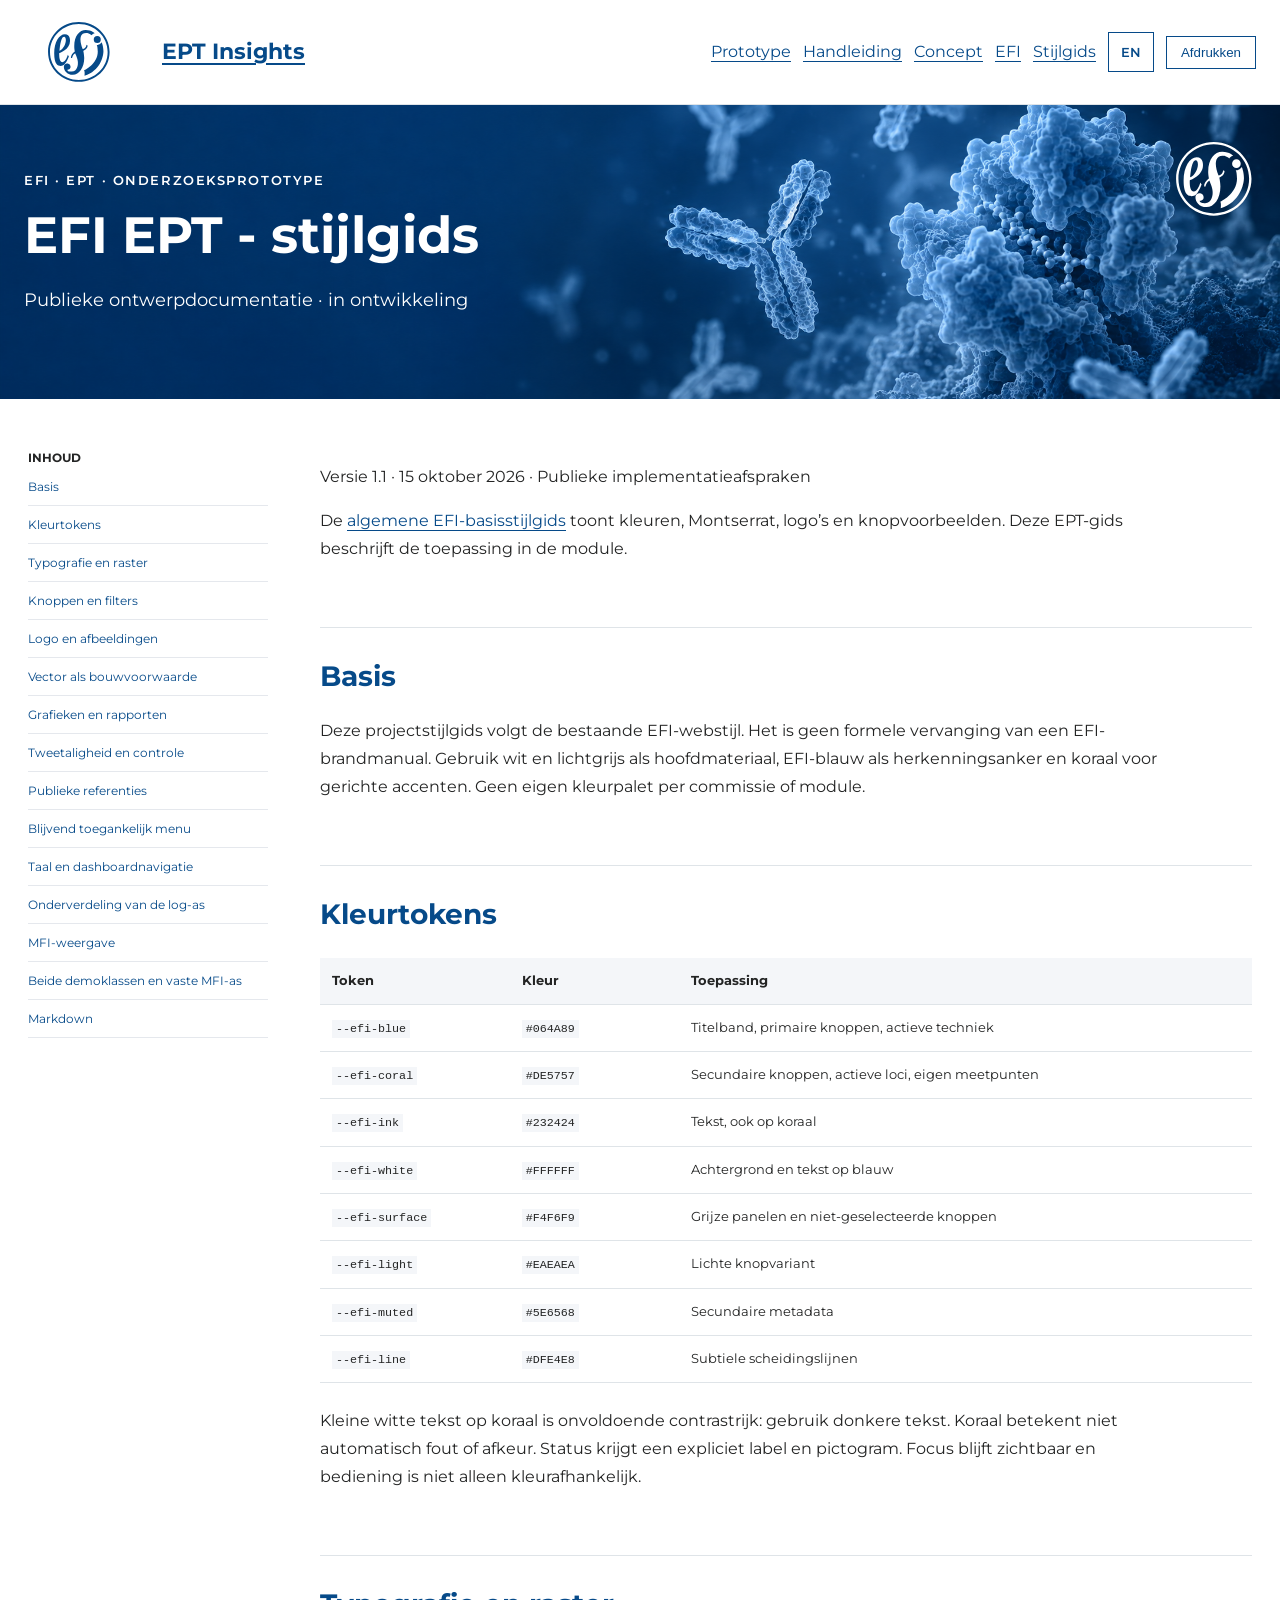
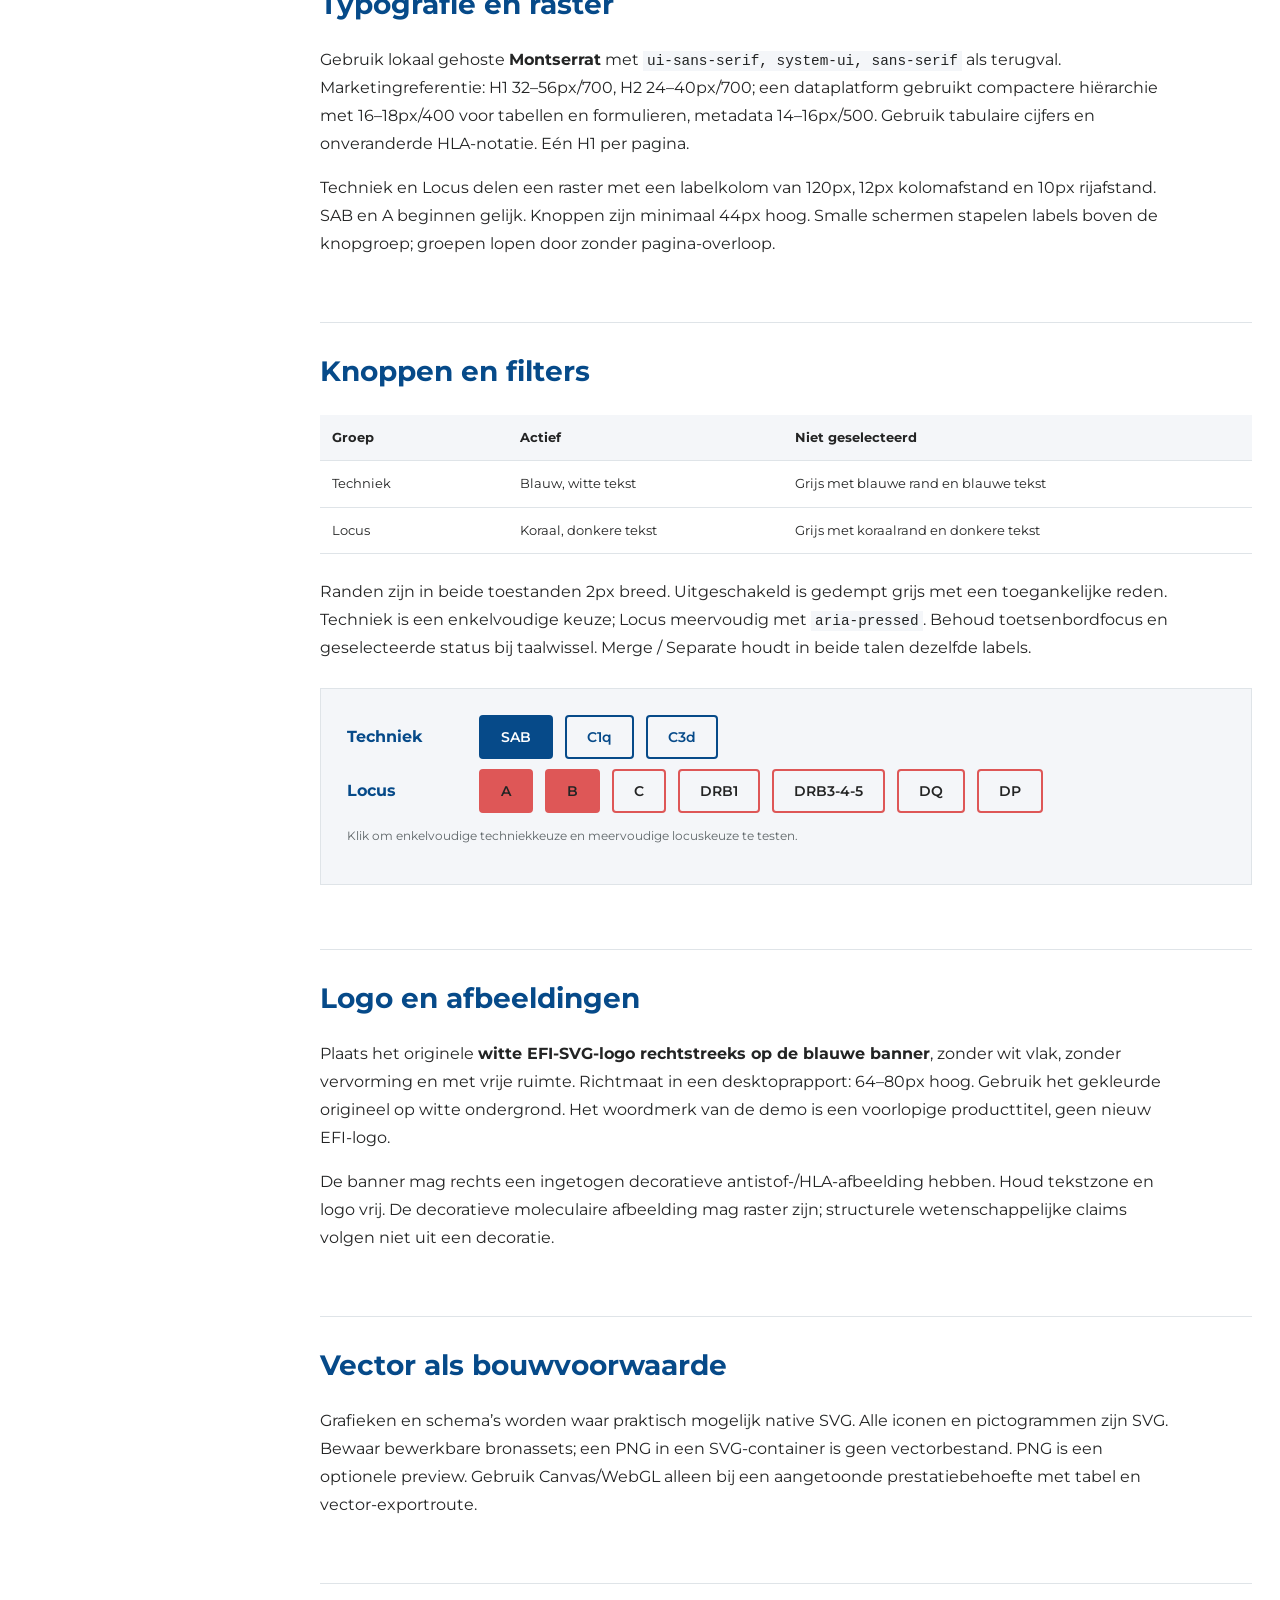
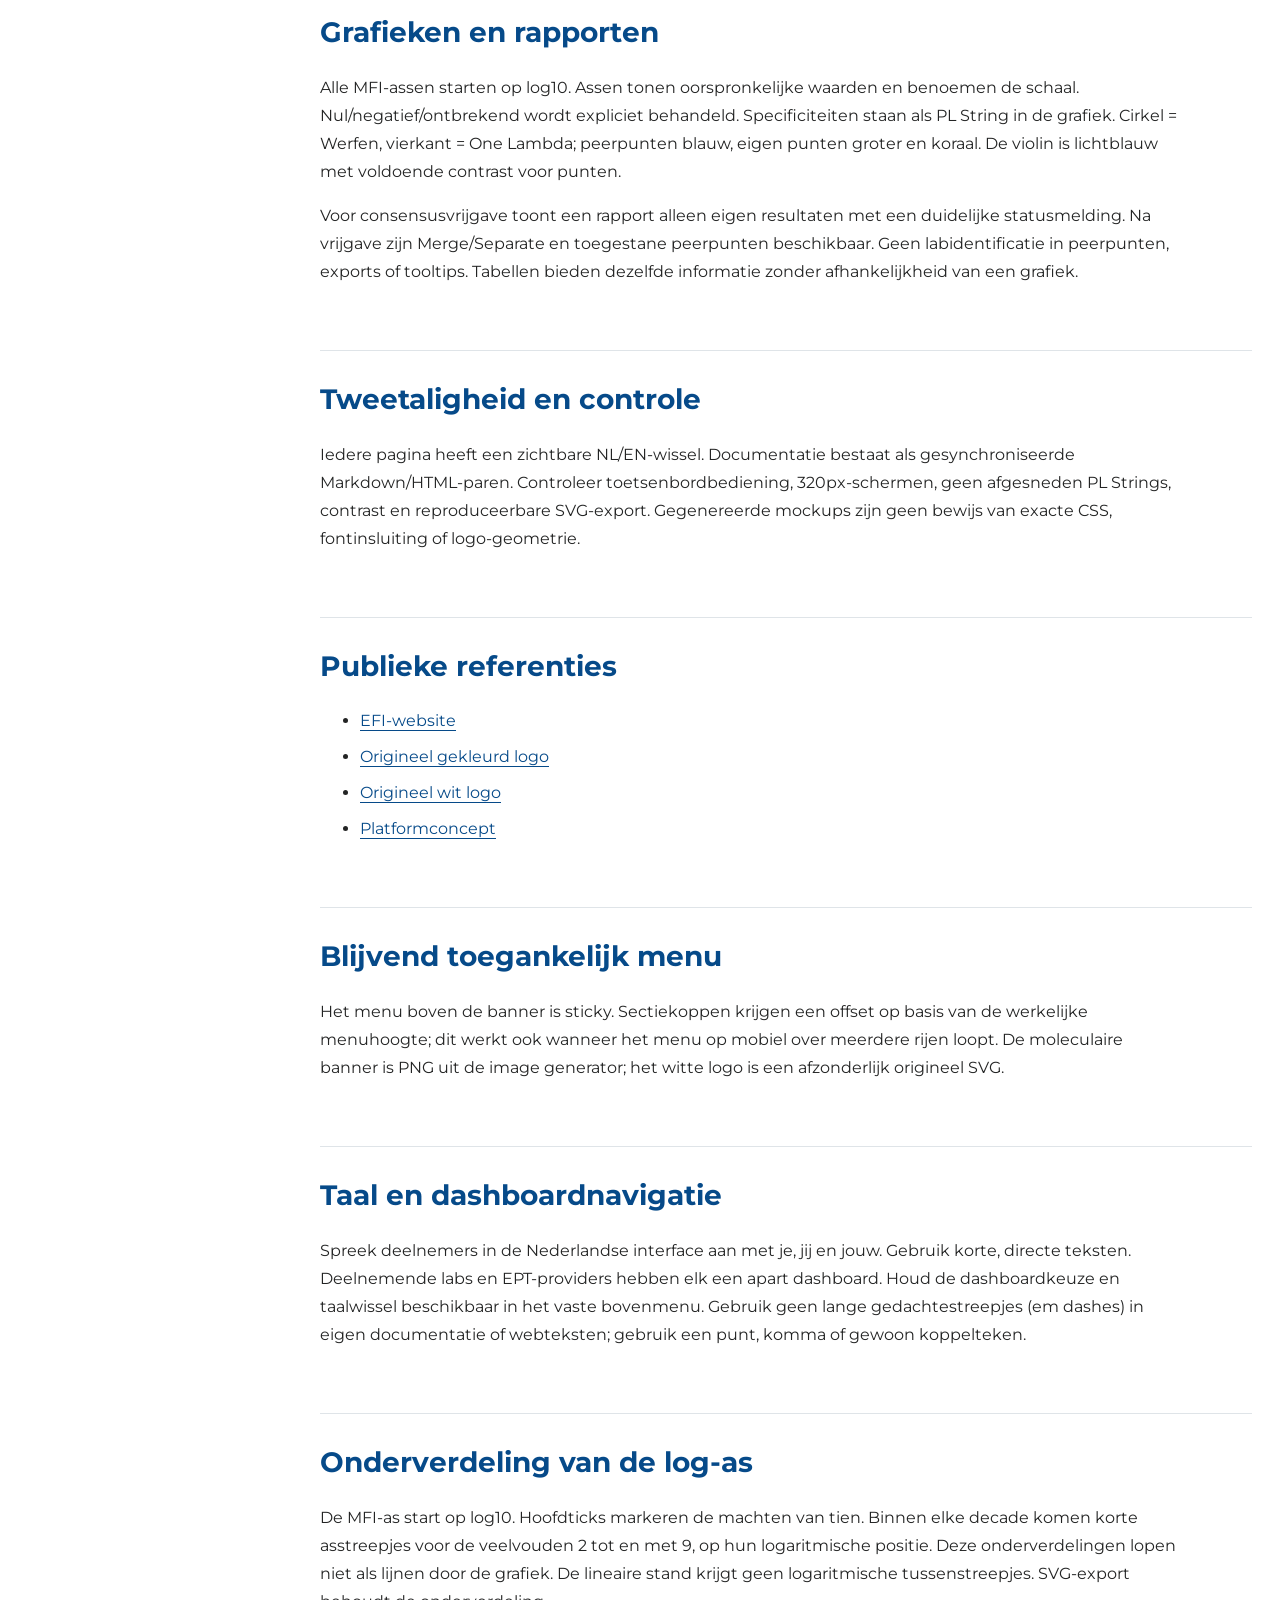
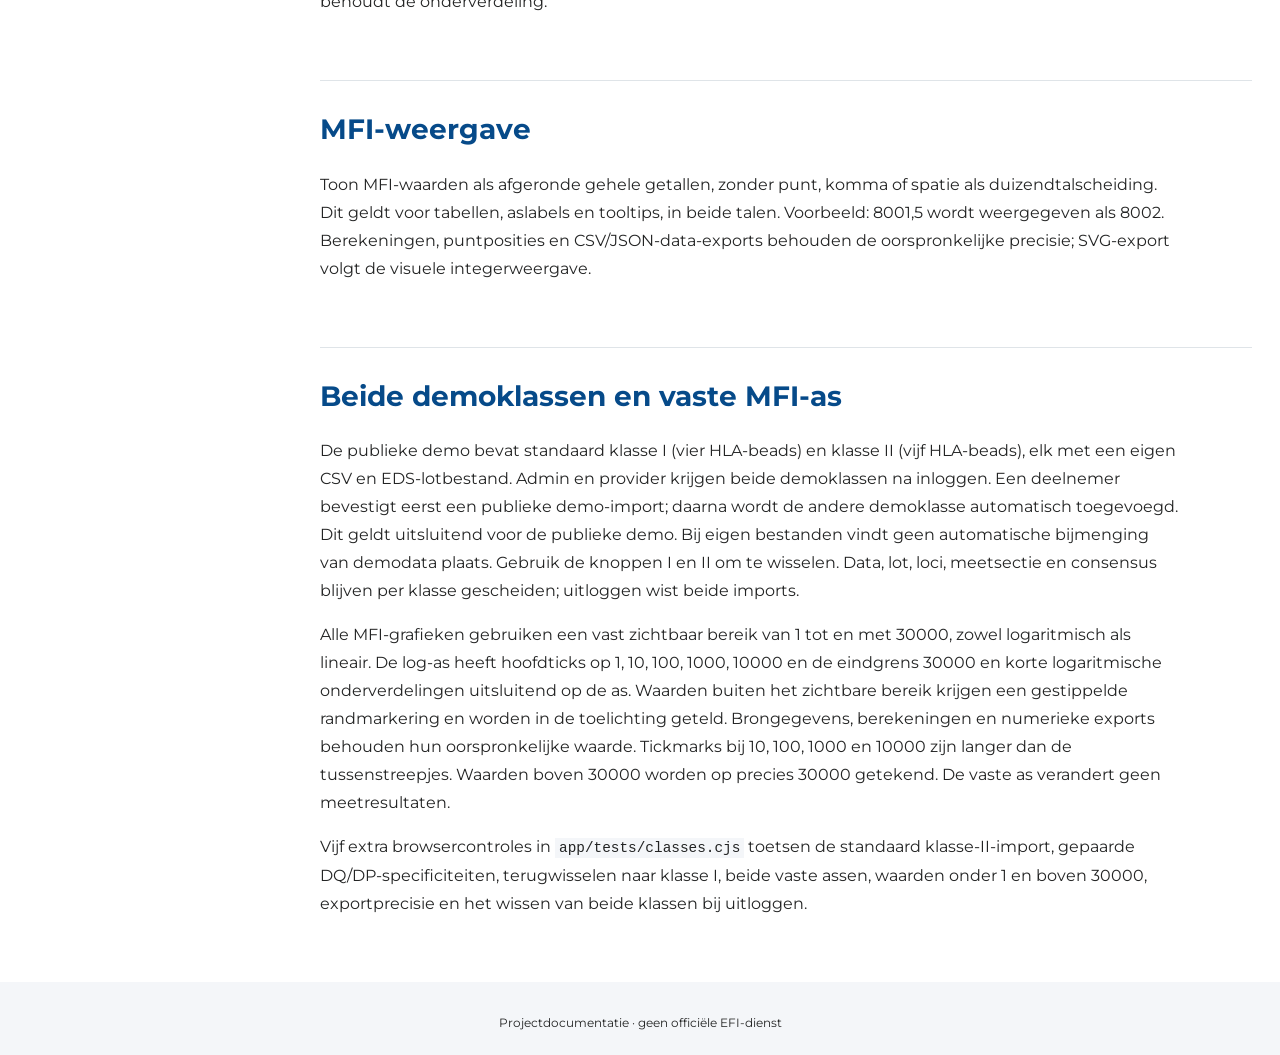
<file: docs/style_NL.html>
<!doctype html><html lang="nl"><head><meta charset="utf-8"><meta name="viewport" content="width=device-width,initial-scale=1"><meta name="referrer" content="strict-origin-when-cross-origin"><title>EFI EPT - stijlgids</title><link rel="icon" href="assets/logo-color.svg"><link rel="stylesheet" href="assets/efi.css"><link rel="stylesheet" href="assets/tokens.css"><link rel="stylesheet" href="assets/specimen.css"><script src="assets/style-demo.js" defer></script></head><body><header class="top"><img src="assets/logo-color.svg" alt="EFI"><a class="brand" href="index_NL.html">EPT Insights</a><div class="header-actions"><a href="app/">Prototype</a><a href="manual_NL.html">Handleiding</a><a href="concept_NL.html">Concept</a><a href="efi-style_NL.html">EFI</a><a href="style_NL.html">Stijlgids</a><a class="language-switch" href="style_EN.html" lang="en" hreflang="en">EN</a><button class="print" onclick="window.print()">Afdrukken</button></div></header><div class="hero"><div class="eyebrow">EFI · EPT · Onderzoeksprototype</div><h1>EFI EPT - stijlgids</h1><p>Publieke ontwerpdocumentatie · in ontwikkeling</p><img class="hero-logo" src="assets/logo-white.svg" alt="EFI"></div><div class="layout"><aside><strong>INHOUD</strong><a href="#basis">Basis</a><a href="#kleurtokens">Kleurtokens</a><a href="#typografie-en-raster">Typografie en raster</a><a href="#knoppen-en-filters">Knoppen en filters</a><a href="#logo-en-afbeeldingen">Logo en afbeeldingen</a><a href="#vector-als-bouwvoorwaarde">Vector als bouwvoorwaarde</a><a href="#grafieken-en-rapporten">Grafieken en rapporten</a><a href="#tweetaligheid-en-controle">Tweetaligheid en controle</a><a href="#publieke-referenties">Publieke referenties</a><a href="#blijvend-toegankelijk-menu">Blijvend toegankelijk menu</a><a href="#taal-en-dashboardnavigatie">Taal en dashboardnavigatie</a><a href="#onderverdeling-van-de-log-as">Onderverdeling van de log-as</a><a href="#mfi-weergave">MFI-weergave</a><a href="#beide-demoklassen-en-vaste-mfi-as">Beide demoklassen en vaste MFI-as</a><a href="style_NL.md">Markdown</a></aside><main><p>Versie 1.1 · 15 oktober 2026 · Publieke implementatieafspraken</p>
<p>De <a href="efi-style_NL.html">algemene EFI-basisstijlgids</a> toont kleuren, Montserrat, logo’s en knopvoorbeelden. Deze EPT-gids beschrijft de toepassing in de module.</p>
<h2 id="basis">Basis</h2>
<p>Deze projectstijlgids volgt de bestaande EFI-webstijl. Het is geen formele vervanging van een EFI-brandmanual. Gebruik wit en lichtgrijs als hoofdmateriaal, EFI-blauw als herkenningsanker en koraal voor gerichte accenten. Geen eigen kleurpalet per commissie of module.</p>
<h2 id="kleurtokens">Kleurtokens</h2>
<div class="table-scroll"><table>
<thead>
<tr>
<th>Token</th>
<th>Kleur</th>
<th>Toepassing</th>
</tr>
</thead>
<tbody>
<tr>
<td><code>--efi-blue</code></td>
<td><code>#064A89</code></td>
<td>Titelband, primaire knoppen, actieve techniek</td>
</tr>
<tr>
<td><code>--efi-coral</code></td>
<td><code>#DE5757</code></td>
<td>Secundaire knoppen, actieve loci, eigen meetpunten</td>
</tr>
<tr>
<td><code>--efi-ink</code></td>
<td><code>#232424</code></td>
<td>Tekst, ook op koraal</td>
</tr>
<tr>
<td><code>--efi-white</code></td>
<td><code>#FFFFFF</code></td>
<td>Achtergrond en tekst op blauw</td>
</tr>
<tr>
<td><code>--efi-surface</code></td>
<td><code>#F4F6F9</code></td>
<td>Grijze panelen en niet-geselecteerde knoppen</td>
</tr>
<tr>
<td><code>--efi-light</code></td>
<td><code>#EAEAEA</code></td>
<td>Lichte knopvariant</td>
</tr>
<tr>
<td><code>--efi-muted</code></td>
<td><code>#5E6568</code></td>
<td>Secundaire metadata</td>
</tr>
<tr>
<td><code>--efi-line</code></td>
<td><code>#DFE4E8</code></td>
<td>Subtiele scheidingslijnen</td>
</tr>
</tbody>
</table></div>
<p>Kleine witte tekst op koraal is onvoldoende contrastrijk: gebruik donkere tekst. Koraal betekent niet automatisch fout of afkeur. Status krijgt een expliciet label en pictogram. Focus blijft zichtbaar en bediening is niet alleen kleurafhankelijk.</p>
<h2 id="typografie-en-raster">Typografie en raster</h2>
<p>Gebruik lokaal gehoste <strong>Montserrat</strong> met <code>ui-sans-serif, system-ui, sans-serif</code> als terugval. Marketingreferentie: H1 32–56px/700, H2 24–40px/700; een dataplatform gebruikt compactere hiërarchie met 16–18px/400 voor tabellen en formulieren, metadata 14–16px/500. Gebruik tabulaire cijfers en onveranderde HLA-notatie. Eén H1 per pagina.</p>
<p>Techniek en Locus delen een raster met een labelkolom van 120px, 12px kolomafstand en 10px rijafstand. SAB en A beginnen gelijk. Knoppen zijn minimaal 44px hoog. Smalle schermen stapelen labels boven de knopgroep; groepen lopen door zonder pagina-overloop.</p>
<h2 id="knoppen-en-filters">Knoppen en filters</h2>
<div class="table-scroll"><table>
<thead>
<tr>
<th>Groep</th>
<th>Actief</th>
<th>Niet geselecteerd</th>
</tr>
</thead>
<tbody>
<tr>
<td>Techniek</td>
<td>Blauw, witte tekst</td>
<td>Grijs met blauwe rand en blauwe tekst</td>
</tr>
<tr>
<td>Locus</td>
<td>Koraal, donkere tekst</td>
<td>Grijs met koraalrand en donkere tekst</td>
</tr>
</tbody>
</table></div>
<p>Randen zijn in beide toestanden 2px breed. Uitgeschakeld is gedempt grijs met een toegankelijke reden. Techniek is een enkelvoudige keuze; Locus meervoudig met <code>aria-pressed</code>. Behoud toetsenbordfocus en geselecteerde status bij taalwissel. Merge / Separate houdt in beide talen dezelfde labels.</p>
<div class="ept-specimen"><div class="ept-control-grid"><strong>Techniek</strong><div class="button-row" data-demo-group="single"><button class="button-demo" aria-pressed="true">SAB</button><button class="button-demo" aria-pressed="false">C1q</button><button class="button-demo" aria-pressed="false">C3d</button></div><strong>Locus</strong><div class="button-row" data-demo-group="multiple"><button class="button-demo locus" aria-pressed="true">A</button><button class="button-demo locus" aria-pressed="true">B</button><button class="button-demo locus" aria-pressed="false">C</button><button class="button-demo locus" aria-pressed="false">DRB1</button><button class="button-demo locus" aria-pressed="false">DRB3-4-5</button><button class="button-demo locus" aria-pressed="false">DQ</button><button class="button-demo locus" aria-pressed="false">DP</button></div></div><p class="token-note">Klik om enkelvoudige techniekkeuze en meervoudige locuskeuze te testen.</p></div>

<h2 id="logo-en-afbeeldingen">Logo en afbeeldingen</h2>
<p>Plaats het originele <strong>witte EFI-SVG-logo rechtstreeks op de blauwe banner</strong>, zonder wit vlak, zonder vervorming en met vrije ruimte. Richtmaat in een desktoprapport: 64–80px hoog. Gebruik het gekleurde origineel op witte ondergrond. Het woordmerk van de demo is een voorlopige producttitel, geen nieuw EFI-logo.</p>
<p>De banner mag rechts een ingetogen decoratieve antistof-/HLA-afbeelding hebben. Houd tekstzone en logo vrij. De decoratieve moleculaire afbeelding mag raster zijn; structurele wetenschappelijke claims volgen niet uit een decoratie.</p>
<h2 id="vector-als-bouwvoorwaarde">Vector als bouwvoorwaarde</h2>
<p>Grafieken en schema’s worden waar praktisch mogelijk native SVG. Alle iconen en pictogrammen zijn SVG. Bewaar bewerkbare bronassets; een PNG in een SVG-container is geen vectorbestand. PNG is een optionele preview. Gebruik Canvas/WebGL alleen bij een aangetoonde prestatiebehoefte met tabel en vector-exportroute.</p>
<h2 id="grafieken-en-rapporten">Grafieken en rapporten</h2>
<p>Alle MFI-assen starten op log10. Assen tonen oorspronkelijke waarden en benoemen de schaal. Nul/negatief/ontbrekend wordt expliciet behandeld. Specificiteiten staan als PL String in de grafiek. Cirkel = Werfen, vierkant = One Lambda; peerpunten blauw, eigen punten groter en koraal. De violin is lichtblauw met voldoende contrast voor punten.</p>
<p>Voor consensusvrijgave toont een rapport alleen eigen resultaten met een duidelijke statusmelding. Na vrijgave zijn Merge/Separate en toegestane peerpunten beschikbaar. Geen labidentificatie in peerpunten, exports of tooltips. Tabellen bieden dezelfde informatie zonder afhankelijkheid van een grafiek.</p>
<h2 id="tweetaligheid-en-controle">Tweetaligheid en controle</h2>
<p>Iedere pagina heeft een zichtbare NL/EN-wissel. Documentatie bestaat als gesynchroniseerde Markdown/HTML-paren. Controleer toetsenbordbediening, 320px-schermen, geen afgesneden PL Strings, contrast en reproduceerbare SVG-export. Gegenereerde mockups zijn geen bewijs van exacte CSS, fontinsluiting of logo-geometrie.</p>
<h2 id="publieke-referenties">Publieke referenties</h2>
<ul>
<li><a href="https://efi-web.org/">EFI-website</a></li>
<li><a href="https://efi-web.org/dist/images/logos/logo-color.svg">Origineel gekleurd logo</a></li>
<li><a href="https://efi-web.org/dist/images/logos/logo-white.svg">Origineel wit logo</a></li>
<li><a href="concept_NL.html">Platformconcept</a></li>
</ul>
<h2 id="blijvend-toegankelijk-menu">Blijvend toegankelijk menu</h2>
<p>Het menu boven de banner is sticky. Sectiekoppen krijgen een offset op basis van de werkelijke menuhoogte; dit werkt ook wanneer het menu op mobiel over meerdere rijen loopt. De moleculaire banner is PNG uit de image generator; het witte logo is een afzonderlijk origineel SVG.</p>
<h2 id="taal-en-dashboardnavigatie">Taal en dashboardnavigatie</h2>
<p>Spreek deelnemers in de Nederlandse interface aan met je, jij en jouw. Gebruik korte, directe teksten. Deelnemende labs en EPT-providers hebben elk een apart dashboard. Houd de dashboardkeuze en taalwissel beschikbaar in het vaste bovenmenu. Gebruik geen lange gedachtestreepjes (em dashes) in eigen documentatie of webteksten; gebruik een punt, komma of gewoon koppelteken.</p>
<h2 id="onderverdeling-van-de-log-as">Onderverdeling van de log-as</h2>
<p>De MFI-as start op log10. Hoofdticks markeren de machten van tien. Binnen elke decade komen korte asstreepjes voor de veelvouden 2 tot en met 9, op hun logaritmische positie. Deze onderverdelingen lopen niet als lijnen door de grafiek. De lineaire stand krijgt geen logaritmische tussenstreepjes. SVG-export behoudt de onderverdeling.</p>
<h2 id="mfi-weergave">MFI-weergave</h2>
<p>Toon MFI-waarden als afgeronde gehele getallen, zonder punt, komma of spatie als duizendtalscheiding. Dit geldt voor tabellen, aslabels en tooltips, in beide talen. Voorbeeld: 8001,5 wordt weergegeven als 8002. Berekeningen, puntposities en CSV/JSON-data-exports behouden de oorspronkelijke precisie; SVG-export volgt de visuele integerweergave.</p>
<h2 id="beide-demoklassen-en-vaste-mfi-as">Beide demoklassen en vaste MFI-as</h2>
<p>De publieke demo bevat standaard klasse I (vier HLA-beads) en klasse II (vijf HLA-beads), elk met een eigen CSV en EDS-lotbestand. Admin en provider krijgen beide demoklassen na inloggen. Een deelnemer bevestigt eerst een publieke demo-import; daarna wordt de andere demoklasse automatisch toegevoegd. Dit geldt uitsluitend voor de publieke demo. Bij eigen bestanden vindt geen automatische bijmenging van demodata plaats. Gebruik de knoppen I en II om te wisselen. Data, lot, loci, meetsectie en consensus blijven per klasse gescheiden; uitloggen wist beide imports.</p>
<p>Alle MFI-grafieken gebruiken een vast zichtbaar bereik van 1 tot en met 30000, zowel logaritmisch als lineair. De log-as heeft hoofdticks op 1, 10, 100, 1000, 10000 en de eindgrens 30000 en korte logaritmische onderverdelingen uitsluitend op de as. Waarden buiten het zichtbare bereik krijgen een gestippelde randmarkering en worden in de toelichting geteld. Brongegevens, berekeningen en numerieke exports behouden hun oorspronkelijke waarde. Tickmarks bij 10, 100, 1000 en 10000 zijn langer dan de tussenstreepjes. Waarden boven 30000 worden op precies 30000 getekend. De vaste as verandert geen meetresultaten.</p>
<p>Vijf extra browsercontroles in <code>app/tests/classes.cjs</code> toetsen de standaard klasse-II-import, gepaarde DQ/DP-specificiteiten, terugwisselen naar klasse I, beide vaste assen, waarden onder 1 en boven 30000, exportprecisie en het wissen van beide klassen bij uitloggen.</p></main></div><footer>Projectdocumentatie · geen officiële EFI-dienst</footer></body></html>
</file>
<file: app/assets/app.css>
@import url('../../docs/assets/tokens.css');
@font-face{font-family:Montserrat;src:url('../../docs/assets/montserrat-variable.ttf');font-weight:100 900;font-display:swap}
html{scroll-padding-top:var(--topbar-height,96px)}.topbar{position:sticky;top:0;z-index:100;box-shadow:0 1px 0 #DFE4E8}.panel{scroll-margin-top:calc(var(--topbar-height,96px) + 16px)}
.chart-wrap>svg,.chart-wrap svg text{stroke:none}.check{flex-direction:row!important}
.panel,.import-grid>*{min-width:0}#import-preview{overflow-wrap:anywhere}
.topbar nav{flex-wrap:wrap;min-width:0;row-gap:8px}
*{box-sizing:border-box}body{margin:0;color:var(--efi-ink);background:var(--efi-surface);font:400 15px/1.6 Montserrat,system-ui,sans-serif}button,input,select{font:inherit}button,.file-button{min-height:44px;padding:9px 18px;border:2px solid var(--efi-blue);border-radius:5px;background:var(--efi-surface);color:var(--efi-blue);font-weight:600;cursor:pointer;display:inline-flex;align-items:center;justify-content:center;gap:9px}button:hover,.file-button:hover{filter:brightness(.95)}button.primary,button[aria-pressed=true]{background:var(--efi-blue);color:white}button:disabled{background:var(--efi-light)!important;color:var(--efi-muted)!important;border-color:var(--efi-line)!important;cursor:not-allowed;filter:none}button:focus-visible,a:focus-visible,input:focus-visible,select:focus-visible,[tabindex]:focus-visible{outline:3px solid var(--efi-blue);outline-offset:4px;box-shadow:0 0 0 2px white}a{color:var(--efi-blue);text-underline-offset:4px}h1,h2,h3,p{margin-top:0}h1{font-size:clamp(26px,3vw,40px);line-height:1.2;margin-bottom:14px}h2{font-size:25px;line-height:1.3;margin-bottom:4px;color:var(--efi-blue)}h3{font-size:18px;color:var(--efi-blue);margin-bottom:8px}.eyebrow{font-size:11px;font-weight:700;letter-spacing:.12em;text-transform:uppercase}.meta{color:var(--efi-muted);font-size:12px}.topbar{background:white;display:flex;align-items:center;padding:16px max(24px,calc((100vw - 1320px)/2));gap:40px;border-bottom:1px solid var(--efi-line)}.brand{display:flex;align-items:center;gap:14px;text-decoration:none;font-size:23px;color:var(--efi-blue);white-space:nowrap}.brand img{width:45px;height:45px}.brand span{border-left:1px solid var(--efi-line);padding-left:16px}.topbar nav{display:flex;gap:26px}.topbar nav a{font-size:13px;text-decoration:none;font-weight:600}.top-actions{margin-left:auto;display:flex;align-items:center;gap:18px}.small{min-height:36px;padding:3px 12px}.workspace{font-size:11px;color:var(--efi-muted)}main{max-width:1368px;margin:auto;padding:24px}.notice{display:flex;gap:12px;align-items:center;background:#eaeef3;border-radius:5px;padding:12px 18px;margin-bottom:16px;font-size:12px}.notice svg{flex-shrink:0;color:var(--efi-coral)}.notice strong{margin-right:12px}.hero{position:relative;isolation:isolate;overflow:hidden;background:var(--efi-blue);color:white;padding:30px 140px 28px 28px;border-radius:6px;margin-bottom:20px}.hero:before{content:'';position:absolute;inset:0;background:url('antibody-hla-banner.png') center/cover no-repeat;z-index:-1}.hero p{margin-bottom:0;font-size:13px;overflow-wrap:anywhere}.hero-logo{position:absolute;right:28px;top:28px;width:76px;height:76px}.summary-grid{display:grid;grid-template-columns:repeat(4,1fr);gap:14px;margin-bottom:24px}.summary-card{background:white;border:1px solid var(--efi-line);border-radius:5px;padding:15px 20px}.summary-card strong{display:block;color:var(--efi-blue);font-size:20px}.summary-card span{font-size:11px;color:var(--efi-muted)}.panel{background:white;border:1px solid var(--efi-line);border-radius:7px;padding:26px;margin-bottom:24px;scroll-margin-top:20px}.section-head{display:flex;align-items:center;justify-content:space-between;gap:20px;margin-bottom:24px}.badge{display:inline-flex;padding:5px 12px;align-items:center;gap:8px;border:1px solid var(--efi-line);background:var(--efi-surface);border-radius:5px;font-size:11px;font-weight:600;color:var(--efi-blue)}.filter-grid{display:grid;grid-template-columns:120px minmax(0,1fr);gap:10px 12px;padding-bottom:22px;border-bottom:1px solid var(--efi-line)}.filter-label{display:flex;align-items:center;font-weight:700;color:var(--efi-blue)}.buttons{display:flex;gap:8px;flex-wrap:wrap}.buttons button{min-width:84px}.loci button{border-color:var(--efi-coral);color:var(--efi-ink)}.loci button[aria-pressed=true]{background:var(--efi-coral);color:var(--efi-ink)}.report-selection{display:flex;align-items:end;gap:16px;flex-wrap:wrap;margin:18px 0}.report-selection label{max-width:260px;min-width:170px}.report-selection label>span{font-size:11px}.report-selection select{padding:7px 12px;min-height:38px}.chart-toolbar{display:flex;align-items:center;gap:18px;flex-wrap:wrap;border-top:1px solid var(--efi-line);padding-top:20px;margin-bottom:12px}.segmented{display:flex;gap:0}.segmented button{border-radius:0;min-width:90px;font-size:12px}.segmented button:first-child{border-radius:5px 0 0 5px}.segmented button:last-child{border-radius:0 5px 5px 0;margin-left:-2px}.check{display:flex!important;align-items:start;gap:9px;font-size:12px!important;font-weight:400!important}.check input{min-height:20px!important;width:20px;margin:0;flex-shrink:0;accent-color:var(--efi-blue)}.chart-wrap{overflow-x:auto;border:1px solid var(--efi-line);border-radius:4px;padding:12px}.chart-wrap>svg{display:block;min-width:620px;width:100%;height:auto}.chart-wrap svg text{font-family:Montserrat,system-ui,sans-serif;fill:var(--efi-ink)}.chart-wrap .empty{padding:50px 20px;text-align:center;color:var(--efi-muted)}.legend{display:flex;gap:24px;flex-wrap:wrap;padding:14px 0;font-size:11px}.legend>span{display:flex;align-items:center;gap:8px}.legend svg{width:16px;height:16px;stroke:none}.status-box{border-left:4px solid var(--efi-blue);background:var(--efi-surface);padding:13px 16px;font-size:12px;margin:12px 0 26px}.table-head{display:flex;justify-content:space-between;align-items:center;gap:20px}.table-wrap{overflow-x:auto}table{width:100%;border-collapse:collapse;font-size:12px;font-variant-numeric:tabular-nums}th,td{padding:12px;border-bottom:1px solid var(--efi-line);text-align:left;white-space:nowrap}th{background:var(--efi-surface);color:var(--efi-blue);font-weight:700}td.target{white-space:normal;min-width:200px;overflow-wrap:anywhere}.quality{margin-top:22px;font-size:12px}.quality summary{cursor:pointer;color:var(--efi-blue);font-weight:600;padding:12px 0}.quality pre{overflow:auto;max-height:260px;background:var(--efi-surface);padding:16px;font-size:11px}.exports{display:flex;gap:10px;flex-wrap:wrap;border-top:1px solid var(--efi-line);padding-top:20px;margin-top:18px}.exports button{font-size:12px}.quiet{margin-left:auto}.import-grid{display:grid;grid-template-columns:1fr 1fr;gap:30px}.drop-zone{position:relative;display:flex;align-items:center;justify-content:center;flex-direction:column;gap:10px;min-height:230px;border:2px dashed var(--efi-blue);border-radius:6px;background:var(--efi-surface);padding:24px;text-align:center;cursor:pointer}.drop-zone.dragging{border-style:solid;background:#e8eef5}.drop-zone>svg{width:34px;height:34px;color:var(--efi-blue)}.drop-zone strong{color:var(--efi-blue);font-size:17px}.drop-zone span{font-size:11px;color:var(--efi-muted)}.drop-zone input{position:absolute;inset:0;width:100%;height:100%;opacity:0;cursor:pointer}.demo-buttons{display:flex;align-items:center;gap:10px;flex-wrap:wrap;margin:18px 0;font-size:12px}.demo-buttons button,.file-button{font-size:12px}fieldset{border:1px solid var(--efi-line);padding:20px;border-radius:5px}legend{color:var(--efi-blue);font-weight:700;font-size:14px}label{display:flex;flex-direction:column;gap:5px;font-size:12px;font-weight:600}input,select{background:white;border:1px solid #8c959b;border-radius:4px;padding:9px 11px;color:var(--efi-ink);width:100%;min-height:44px}.context-fields{display:grid;grid-template-columns:1fr 1fr;gap:12px;margin-bottom:16px}fieldset>.check{margin:16px 0}.provider-demo{background:#fdfdfd}.file-button{position:relative}.file-button input{position:absolute;inset:0;opacity:0;cursor:pointer}svg{width:22px;height:22px;fill:none;stroke:currentColor;stroke-width:1.8;stroke-linecap:round;stroke-linejoin:round}.section-icon{width:30px;height:30px;color:var(--efi-blue)}#import-status,#consensus-status{font-size:13px;white-space:pre-wrap;overflow-wrap:anywhere}#import-status:not(:empty),#consensus-status:not(:empty){padding:14px;background:var(--efi-surface);border-left:3px solid var(--efi-coral);margin-top:14px}#import-preview{font-size:12px;margin-top:18px}.preview-tags{display:flex;gap:12px;flex-wrap:wrap}.preview-tags span{background:var(--efi-surface);padding:8px 12px}footer{padding:12px 0 28px;color:var(--efi-muted);font-size:11px}footer p{margin-bottom:5px}.sr{position:absolute;width:1px;height:1px;overflow:hidden;clip:rect(0,0,0,0)}.skip{position:absolute;top:-100px}.skip:focus{top:5px;left:5px;z-index:20;background:white;padding:15px}@media(max-width:1000px){.topbar{gap:20px}.workspace{display:none}.summary-grid{grid-template-columns:repeat(2,1fr)}.import-grid{grid-template-columns:1fr}.hero{padding-right:125px}.topbar nav{gap:14px}}@media(max-width:620px){main{padding:12px}.topbar{padding:12px;flex-wrap:wrap;gap:12px}.brand{font-size:18px}.brand img{width:36px;height:36px}.topbar nav{order:3;width:100%;justify-content:space-between}.top-actions{gap:10px}.panel{padding:17px}.filter-grid{grid-template-columns:1fr}.filter-label{font-size:12px}.buttons button{min-width:70px;padding:8px 12px}.summary-grid{gap:9px}.summary-card{padding:12px}.hero{padding:24px 90px 24px 18px}.hero-logo{width:54px;height:54px;right:17px;top:22px}.hero p{font-size:10px}.hero h1{font-size:24px}.hero:before{left:0}.section-head{align-items:start;gap:10px;flex-wrap:wrap}.notice{padding:10px;font-size:11px}.notice span{display:block}.report-selection label{min-width:130px;flex:1}.context-fields{grid-template-columns:1fr}.chart-toolbar{gap:10px}.quiet{margin-left:0}.legend{gap:12px}.table-head{flex-wrap:wrap}h2{font-size:22px}}@media print{body{background:white}.topbar,.notice,#import,.provider-demo,.exports,.chart-toolbar{display:none}.panel{border:0;padding:0}.hero{print-color-adjust:exact}.chart-wrap{overflow:visible}.chart-wrap>svg{min-width:0}.summary-grid{grid-template-columns:repeat(4,1fr)}}

[hidden]{display:none!important}.dashboard-choice{display:flex;flex-direction:column;font-size:.75rem;gap:2px}.dashboard-choice select{max-width:180px;padding:6px}#provider-context{display:grid;grid-template-columns:repeat(auto-fit,minmax(180px,1fr));gap:16px}#provider-context dt{font-size:.8rem;color:var(--efi-blue,#064A89)}#provider-context dd{margin:4px 0;font-weight:600}@media(max-width:700px){.topbar{flex-wrap:wrap}.top-actions{flex-wrap:wrap}.dashboard-choice select{max-width:150px}}

#login-form,#profile-form,#membership-form{display:grid;gap:16px;max-width:600px}#membership-list>div{padding:12px;background:#F4F6F9;margin-bottom:8px;display:flex;gap:12px;justify-content:space-between;flex-wrap:wrap}.top-actions{flex-wrap:wrap}#account-name{font-size:.75rem}#profile-link{font-size:.8rem}
</file>
<file: docs/app/assets/app.css>
@import url('../../assets/tokens.css');
@font-face{font-family:Montserrat;src:url('../../assets/montserrat-variable.ttf');font-weight:100 900;font-display:swap}
html{scroll-padding-top:var(--topbar-height,96px)}.topbar{position:sticky;top:0;z-index:100;box-shadow:0 1px 0 #DFE4E8}.panel{scroll-margin-top:calc(var(--topbar-height,96px) + 16px)}
.chart-wrap>svg,.chart-wrap svg text{stroke:none}.check{flex-direction:row!important}
.panel,.import-grid>*{min-width:0}#import-preview{overflow-wrap:anywhere}
.topbar nav{flex-wrap:wrap;min-width:0;row-gap:8px}
*{box-sizing:border-box}body{margin:0;color:var(--efi-ink);background:var(--efi-surface);font:400 15px/1.6 Montserrat,system-ui,sans-serif}button,input,select{font:inherit}button,.file-button{min-height:44px;padding:9px 18px;border:2px solid var(--efi-blue);border-radius:5px;background:var(--efi-surface);color:var(--efi-blue);font-weight:600;cursor:pointer;display:inline-flex;align-items:center;justify-content:center;gap:9px}button:hover,.file-button:hover{filter:brightness(.95)}button.primary,button[aria-pressed=true]{background:var(--efi-blue);color:white}button:disabled{background:var(--efi-light)!important;color:var(--efi-muted)!important;border-color:var(--efi-line)!important;cursor:not-allowed;filter:none}button:focus-visible,a:focus-visible,input:focus-visible,select:focus-visible,[tabindex]:focus-visible{outline:3px solid var(--efi-blue);outline-offset:4px;box-shadow:0 0 0 2px white}a{color:var(--efi-blue);text-underline-offset:4px}h1,h2,h3,p{margin-top:0}h1{font-size:clamp(26px,3vw,40px);line-height:1.2;margin-bottom:14px}h2{font-size:25px;line-height:1.3;margin-bottom:4px;color:var(--efi-blue)}h3{font-size:18px;color:var(--efi-blue);margin-bottom:8px}.eyebrow{font-size:11px;font-weight:700;letter-spacing:.12em;text-transform:uppercase}.meta{color:var(--efi-muted);font-size:12px}.topbar{background:white;display:flex;align-items:center;padding:16px max(24px,calc((100vw - 1320px)/2));gap:40px;border-bottom:1px solid var(--efi-line)}.brand{display:flex;align-items:center;gap:14px;text-decoration:none;font-size:23px;color:var(--efi-blue);white-space:nowrap}.brand img{width:45px;height:45px}.brand span{border-left:1px solid var(--efi-line);padding-left:16px}.topbar nav{display:flex;gap:26px}.topbar nav a{font-size:13px;text-decoration:none;font-weight:600}.top-actions{margin-left:auto;display:flex;align-items:center;gap:18px}.small{min-height:36px;padding:3px 12px}.workspace{font-size:11px;color:var(--efi-muted)}main{max-width:1368px;margin:auto;padding:24px}.notice{display:flex;gap:12px;align-items:center;background:#eaeef3;border-radius:5px;padding:12px 18px;margin-bottom:16px;font-size:12px}.notice svg{flex-shrink:0;color:var(--efi-coral)}.notice strong{margin-right:12px}.hero{position:relative;isolation:isolate;overflow:hidden;background:var(--efi-blue);color:white;padding:30px 140px 28px 28px;border-radius:6px;margin-bottom:20px}.hero:before{content:'';position:absolute;inset:0;background:url('antibody-hla-banner.png') center/cover no-repeat;z-index:-1}.hero p{margin-bottom:0;font-size:13px;overflow-wrap:anywhere}.hero-logo{position:absolute;right:28px;top:28px;width:76px;height:76px}.summary-grid{display:grid;grid-template-columns:repeat(4,1fr);gap:14px;margin-bottom:24px}.summary-card{background:white;border:1px solid var(--efi-line);border-radius:5px;padding:15px 20px}.summary-card strong{display:block;color:var(--efi-blue);font-size:20px}.summary-card span{font-size:11px;color:var(--efi-muted)}.panel{background:white;border:1px solid var(--efi-line);border-radius:7px;padding:26px;margin-bottom:24px;scroll-margin-top:20px}.section-head{display:flex;align-items:center;justify-content:space-between;gap:20px;margin-bottom:24px}.badge{display:inline-flex;padding:5px 12px;align-items:center;gap:8px;border:1px solid var(--efi-line);background:var(--efi-surface);border-radius:5px;font-size:11px;font-weight:600;color:var(--efi-blue)}.filter-grid{display:grid;grid-template-columns:120px minmax(0,1fr);gap:10px 12px;padding-bottom:22px;border-bottom:1px solid var(--efi-line)}.filter-label{display:flex;align-items:center;font-weight:700;color:var(--efi-blue)}.buttons{display:flex;gap:8px;flex-wrap:wrap}.buttons button{min-width:84px}.loci button{border-color:var(--efi-coral);color:var(--efi-ink)}.loci button[aria-pressed=true]{background:var(--efi-coral);color:var(--efi-ink)}.report-selection{display:flex;align-items:end;gap:16px;flex-wrap:wrap;margin:18px 0}.report-selection label{max-width:260px;min-width:170px}.report-selection label>span{font-size:11px}.report-selection select{padding:7px 12px;min-height:38px}.chart-toolbar{display:flex;align-items:center;gap:18px;flex-wrap:wrap;border-top:1px solid var(--efi-line);padding-top:20px;margin-bottom:12px}.segmented{display:flex;gap:0}.segmented button{border-radius:0;min-width:90px;font-size:12px}.segmented button:first-child{border-radius:5px 0 0 5px}.segmented button:last-child{border-radius:0 5px 5px 0;margin-left:-2px}.check{display:flex!important;align-items:start;gap:9px;font-size:12px!important;font-weight:400!important}.check input{min-height:20px!important;width:20px;margin:0;flex-shrink:0;accent-color:var(--efi-blue)}.chart-wrap{overflow-x:auto;border:1px solid var(--efi-line);border-radius:4px;padding:12px}.chart-wrap>svg{display:block;min-width:620px;width:100%;height:auto}.chart-wrap svg text{font-family:Montserrat,system-ui,sans-serif;fill:var(--efi-ink)}.chart-wrap .empty{padding:50px 20px;text-align:center;color:var(--efi-muted)}.legend{display:flex;gap:24px;flex-wrap:wrap;padding:14px 0;font-size:11px}.legend>span{display:flex;align-items:center;gap:8px}.legend svg{width:16px;height:16px;stroke:none}.status-box{border-left:4px solid var(--efi-blue);background:var(--efi-surface);padding:13px 16px;font-size:12px;margin:12px 0 26px}.table-head{display:flex;justify-content:space-between;align-items:center;gap:20px}.table-wrap{overflow-x:auto}table{width:100%;border-collapse:collapse;font-size:12px;font-variant-numeric:tabular-nums}th,td{padding:12px;border-bottom:1px solid var(--efi-line);text-align:left;white-space:nowrap}th{background:var(--efi-surface);color:var(--efi-blue);font-weight:700}td.target{white-space:normal;min-width:200px;overflow-wrap:anywhere}.quality{margin-top:22px;font-size:12px}.quality summary{cursor:pointer;color:var(--efi-blue);font-weight:600;padding:12px 0}.quality pre{overflow:auto;max-height:260px;background:var(--efi-surface);padding:16px;font-size:11px}.exports{display:flex;gap:10px;flex-wrap:wrap;border-top:1px solid var(--efi-line);padding-top:20px;margin-top:18px}.exports button{font-size:12px}.quiet{margin-left:auto}.import-grid{display:grid;grid-template-columns:1fr 1fr;gap:30px}.drop-zone{position:relative;display:flex;align-items:center;justify-content:center;flex-direction:column;gap:10px;min-height:230px;border:2px dashed var(--efi-blue);border-radius:6px;background:var(--efi-surface);padding:24px;text-align:center;cursor:pointer}.drop-zone.dragging{border-style:solid;background:#e8eef5}.drop-zone>svg{width:34px;height:34px;color:var(--efi-blue)}.drop-zone strong{color:var(--efi-blue);font-size:17px}.drop-zone span{font-size:11px;color:var(--efi-muted)}.drop-zone input{position:absolute;inset:0;width:100%;height:100%;opacity:0;cursor:pointer}.demo-buttons{display:flex;align-items:center;gap:10px;flex-wrap:wrap;margin:18px 0;font-size:12px}.demo-buttons button,.file-button{font-size:12px}fieldset{border:1px solid var(--efi-line);padding:20px;border-radius:5px}legend{color:var(--efi-blue);font-weight:700;font-size:14px}label{display:flex;flex-direction:column;gap:5px;font-size:12px;font-weight:600}input,select{background:white;border:1px solid #8c959b;border-radius:4px;padding:9px 11px;color:var(--efi-ink);width:100%;min-height:44px}.context-fields{display:grid;grid-template-columns:1fr 1fr;gap:12px;margin-bottom:16px}fieldset>.check{margin:16px 0}.provider-demo{background:#fdfdfd}.file-button{position:relative}.file-button input{position:absolute;inset:0;opacity:0;cursor:pointer}svg{width:22px;height:22px;fill:none;stroke:currentColor;stroke-width:1.8;stroke-linecap:round;stroke-linejoin:round}.section-icon{width:30px;height:30px;color:var(--efi-blue)}#import-status,#consensus-status{font-size:13px;white-space:pre-wrap;overflow-wrap:anywhere}#import-status:not(:empty),#consensus-status:not(:empty){padding:14px;background:var(--efi-surface);border-left:3px solid var(--efi-coral);margin-top:14px}#import-preview{font-size:12px;margin-top:18px}.preview-tags{display:flex;gap:12px;flex-wrap:wrap}.preview-tags span{background:var(--efi-surface);padding:8px 12px}footer{padding:12px 0 28px;color:var(--efi-muted);font-size:11px}footer p{margin-bottom:5px}.sr{position:absolute;width:1px;height:1px;overflow:hidden;clip:rect(0,0,0,0)}.skip{position:absolute;top:-100px}.skip:focus{top:5px;left:5px;z-index:20;background:white;padding:15px}@media(max-width:1000px){.topbar{gap:20px}.workspace{display:none}.summary-grid{grid-template-columns:repeat(2,1fr)}.import-grid{grid-template-columns:1fr}.hero{padding-right:125px}.topbar nav{gap:14px}}@media(max-width:620px){main{padding:12px}.topbar{padding:12px;flex-wrap:wrap;gap:12px}.brand{font-size:18px}.brand img{width:36px;height:36px}.topbar nav{order:3;width:100%;justify-content:space-between}.top-actions{gap:10px}.panel{padding:17px}.filter-grid{grid-template-columns:1fr}.filter-label{font-size:12px}.buttons button{min-width:70px;padding:8px 12px}.summary-grid{gap:9px}.summary-card{padding:12px}.hero{padding:24px 90px 24px 18px}.hero-logo{width:54px;height:54px;right:17px;top:22px}.hero p{font-size:10px}.hero h1{font-size:24px}.hero:before{left:0}.section-head{align-items:start;gap:10px;flex-wrap:wrap}.notice{padding:10px;font-size:11px}.notice span{display:block}.report-selection label{min-width:130px;flex:1}.context-fields{grid-template-columns:1fr}.chart-toolbar{gap:10px}.quiet{margin-left:0}.legend{gap:12px}.table-head{flex-wrap:wrap}h2{font-size:22px}}@media print{body{background:white}.topbar,.notice,#import,.provider-demo,.exports,.chart-toolbar{display:none}.panel{border:0;padding:0}.hero{print-color-adjust:exact}.chart-wrap{overflow:visible}.chart-wrap>svg{min-width:0}.summary-grid{grid-template-columns:repeat(4,1fr)}}

[hidden]{display:none!important}.dashboard-choice{display:flex;flex-direction:column;font-size:.75rem;gap:2px}.dashboard-choice select{max-width:180px;padding:6px}#provider-context{display:grid;grid-template-columns:repeat(auto-fit,minmax(180px,1fr));gap:16px}#provider-context dt{font-size:.8rem;color:var(--efi-blue,#064A89)}#provider-context dd{margin:4px 0;font-weight:600}@media(max-width:700px){.topbar{flex-wrap:wrap}.top-actions{flex-wrap:wrap}.dashboard-choice select{max-width:150px}}

#login-form,#profile-form,#membership-form{display:grid;gap:16px;max-width:600px}#membership-list>div{padding:12px;background:#F4F6F9;margin-bottom:8px;display:flex;gap:12px;justify-content:space-between;flex-wrap:wrap}.top-actions{flex-wrap:wrap}#account-name{font-size:.75rem}#profile-link{font-size:.8rem}
</file>
<file: docs/assets/efi.css>
@font-face{font-family:Montserrat;src:url('montserrat-variable.ttf');font-weight:100 900;font-display:swap}
@font-face{font-family:Montserrat;src:url('montserrat-italic-variable.ttf');font-weight:100 900;font-style:italic;font-display:swap}
:root{--blue:#064a89;--coral:#de5757;--ink:#232424;--surface:#f4f6f9}*{box-sizing:border-box}html{scroll-behavior:smooth}body{margin:0;color:var(--ink);font:400 16px/1.75 Montserrat,Arial,sans-serif;background:white}a{color:var(--blue);text-underline-offset:4px}a:focus-visible,button:focus-visible{outline:3px solid var(--blue);outline-offset:4px;box-shadow:0 0 0 3px white}.top{padding:22px max(24px,calc((100vw - 1320px)/2));display:flex;align-items:center;gap:28px;border-bottom:1px solid #dfe4e8}.top img{width:110px;height:60px;object-fit:contain}.top span{font-size:13px;font-weight:600}.hero{background:var(--blue);color:white;padding:64px max(24px,calc((100vw - 1320px)/2))}.hero h1{font-size:clamp(32px,4vw,56px);line-height:1.2;margin:12px 0 20px;max-width:950px}.hero p{max-width:850px;font-size:18px}.eyebrow{font-size:13px;font-weight:600;letter-spacing:.12em;text-transform:uppercase}.layout{max-width:1380px;margin:auto;display:grid;grid-template-columns:240px minmax(0,1fr);gap:52px;padding:48px 28px}aside{align-self:start;position:sticky;top:20px;max-height:93vh;overflow:auto;font-size:12px}aside a{display:block;padding:8px 0;text-decoration:none;border-bottom:1px solid #e5e8ed}main{min-width:0}h2{font-size:28px;line-height:1.35;color:var(--blue);margin:64px 0 22px;scroll-margin-top:24px;border-top:1px solid #dfe4e8;padding-top:30px}h3{font-size:21px;line-height:1.4;margin:30px 0 16px}p{max-width:78ch}main>h1{font-size:30px;line-height:1.3;margin-top:64px}code{font-family:Consolas,monospace;font-size:.9em;overflow-wrap:anywhere;background:var(--surface);padding:2px 4px}pre{padding:24px;background:var(--surface);overflow:auto}pre code{padding:0}table{width:100%;border-collapse:collapse;font-size:13px;line-height:1.65}th,td{text-align:left;vertical-align:top;padding:12px;border-bottom:1px solid #dfe4e8;min-width:110px}th{background:var(--surface);font-weight:700}td a{overflow-wrap:anywhere}.table-scroll{overflow-x:auto;margin:24px 0}li{margin:8px 0}.swatches{display:grid;grid-template-columns:repeat(3,1fr);gap:18px}.swatch{border:1px solid #dfe4e8;padding-bottom:14px}.swatch>div{height:82px;border-bottom:1px solid #ddd}.swatch strong,.swatch code{display:block;margin:10px 14px 0}.swatch code{background:white}.specimen{background:var(--surface);padding:28px;margin:30px 0}.specimen h3{margin-top:0}.samples{display:flex;flex-wrap:wrap;gap:12px}.btn{display:inline-block;padding:12px 20px;background:var(--blue);color:white;border:1px solid var(--blue);font:600 14px Montserrat,Arial;cursor:pointer}.btn.secondary{background:var(--coral);color:black;border-color:var(--coral)}.btn.light{background:#eaeaea;color:black;border-color:#eaeaea}.sample-title{font-size:36px;line-height:1.25;font-weight:700;color:var(--blue)}.sample-text{font-size:18px;line-height:28px;font-weight:300}.sample-quote{font-style:italic;color:var(--blue);border-left:3px solid var(--coral);padding-left:20px}.visuals{display:grid;grid-template-columns:1fr 1fr;gap:24px}figure{margin:0}figure img{width:100%;height:auto;display:block;border:1px solid #dfe4e8}figcaption{font-size:12px;line-height:1.6;margin-top:12px}.note{border-left:4px solid var(--coral);padding:18px 24px;background:var(--surface)}footer{background:var(--surface);padding:30px;text-align:center;font-size:12px}.print{margin-left:auto;background:white;color:var(--blue);border:1px solid var(--blue);padding:8px 14px;cursor:pointer}@media(max-width:850px){.layout{grid-template-columns:1fr;padding:28px 20px;gap:16px}aside{position:static;max-height:none;display:grid;grid-template-columns:1fr 1fr;gap:0 20px}.hero{padding:38px 24px}.swatches{grid-template-columns:repeat(2,1fr)}h2{font-size:24px}.visuals{grid-template-columns:1fr}}@media(prefers-reduced-motion:reduce){html{scroll-behavior:auto}}@media print{aside,.print{display:none}.layout{display:block;padding:0}.hero{padding:24px;background:white;color:var(--blue)}.top{padding:12px}h2{break-after:avoid}tr,figure,.swatch{break-inside:avoid}body{font-size:10pt}a{color:inherit}.table-scroll{overflow:visible}footer{display:none}}

.language-switch{border:1px solid #064a89;padding:8px 12px;text-decoration:none;font-size:13px;font-weight:600;white-space:nowrap}.header-actions{margin-left:auto;display:flex;align-items:center;gap:12px}.top .print{margin-left:0}.language-switch[aria-current]{background:#064a89;color:#fff}.language-switch:hover{background:#f4f6f9}.top{flex-wrap:wrap}aside a{overflow-wrap:anywhere}@media(max-width:500px){.header-actions{margin-left:0;width:100%}.top span{font-size:11px}}
main p:has(> img){max-width:100%}main p>img{display:block;width:100%;height:auto;margin:24px 0;border:1px solid #dfe4e8}

.hero{position:relative;padding-right:max(140px,calc((100vw - 1320px)/2 + 120px))}.hero-logo{position:absolute;right:max(28px,calc((100vw - 1320px)/2));top:36px;width:76px;height:76px}.top .brand{color:var(--blue);font-weight:700;font-size:22px}.hero p{max-width:70ch}.top a{white-space:nowrap}@media(max-width:600px){.hero{padding-right:24px;padding-top:126px}.hero-logo{top:24px;left:24px;width:64px;height:64px}.top{padding:18px;gap:14px}.top img{width:65px;height:48px}}
</file>
<file: docs/assets/specimen.css>
.colour-grid{display:grid;grid-template-columns:repeat(4,minmax(0,1fr));gap:16px;margin:28px 0}.colour-card{border:1px solid #DFE4E8;background:white}.colour-chip{height:92px;border-bottom:1px solid #DFE4E8}.colour-card strong,.colour-card code,.colour-card small{display:block;margin:7px 12px}.colour-card code{background:transparent;padding:0}.colour-card small{font-size:11px;color:#5E6568;margin-bottom:12px}.type-specimen,.button-specimen,.ept-specimen{padding:26px;border:1px solid #DFE4E8;background:#F4F6F9;margin:26px 0}.type-specimen .type-title{font-size:38px;line-height:1.25;font-weight:700;color:#064A89}.type-specimen .type-h2{font-size:28px;line-height:1.3;font-weight:700;color:#064A89;margin:20px 0 14px}.type-specimen .type-body{font-size:18px;line-height:1.7;font-weight:400}.type-specimen .weight-row{display:flex;gap:24px;flex-wrap:wrap;font-size:20px}.type-specimen .weight-row span{padding:8px 0}.button-demo{border:2px solid #064A89;background:#F4F6F9;color:#064A89;font:600 14px Montserrat,system-ui,sans-serif;min-height:44px;padding:10px 20px;cursor:pointer;border-radius:4px}.button-demo.primary,.button-demo[aria-pressed=true]{background:#064A89;color:white}.button-demo.secondary{background:#DE5757;color:#232424;border-color:#DE5757}.button-demo.light{background:#EAEAEA;color:#232424;border-color:#EAEAEA}.button-demo:disabled{background:#EAEAEA;border-color:#DFE4E8;color:#5E6568;cursor:not-allowed}.button-demo:focus-visible{outline:3px solid #064A89;outline-offset:4px;box-shadow:0 0 0 2px white}.button-demo:not(:disabled):hover{filter:brightness(.94)}.button-row{display:flex;gap:12px;flex-wrap:wrap;margin:10px 0}.ept-control-grid{display:grid;grid-template-columns:120px minmax(0,1fr);gap:10px 12px;align-items:center}.ept-control-grid .button-row{margin:0}.ept-control-grid strong{color:#064A89}.button-demo.locus{border-color:#DE5757;color:#232424}.button-demo.locus[aria-pressed=true]{background:#DE5757;color:#232424}.logo-examples{display:grid;grid-template-columns:1fr 1fr;border:1px solid #DFE4E8;margin:26px 0}.logo-examples figure{display:flex;flex-direction:column;align-items:center;justify-content:center;padding:30px;min-height:160px}.logo-examples figure:last-child{background:#064A89;color:white}.logo-examples img{width:90px;height:90px;object-fit:contain;border:0}.logo-examples figcaption{margin-top:16px}.token-note{font-size:12px;color:#5E6568}.hero{background:#064A89 url('antibody-hla-banner.png') center/cover no-repeat}.hero-logo{object-fit:contain}html{scroll-padding-top:var(--nav-height,110px)}.top{position:sticky;top:0;z-index:100;background:white;border-bottom:1px solid #DFE4E8}.layout h2,.layout h3{scroll-margin-top:calc(var(--nav-height,110px) + 20px)}aside{top:calc(var(--nav-height,110px) + 15px);max-height:calc(100vh - var(--nav-height,110px) - 30px)}@media(max-width:950px){.colour-grid{grid-template-columns:repeat(2,minmax(0,1fr))}.header-actions{flex-wrap:wrap}}@media(max-width:550px){.ept-control-grid{grid-template-columns:1fr}.logo-examples{grid-template-columns:1fr}.type-specimen .type-title{font-size:30px}.type-specimen,.button-specimen,.ept-specimen{padding:16px}.top{gap:12px}.top .brand{font-size:18px}.top .header-actions{width:100%;margin-left:0;gap:12px}.top .header-actions a{font-size:12px}.colour-card code{font-size:11px;overflow-wrap:anywhere}}@media print{.top{position:static}.hero{background:#064A89!important;print-color-adjust:exact}.colour-chip{print-color-adjust:exact}.layout h2{scroll-margin-top:0}}
</file>
<file: docs/assets/tokens.css>
:root{
 --efi-blue:#064A89;
 --efi-coral:#DE5757;
 --efi-ink:#232424;
 --efi-white:#FFFFFF;
 --efi-surface:#F4F6F9;
 --efi-light:#EAEAEA;
 --efi-muted:#5E6568;
 --efi-line:#DFE4E8;
 --blue:var(--efi-blue);
 --coral:var(--efi-coral);
 --ink:var(--efi-ink);
 --surface:var(--efi-surface);
}
</file>
